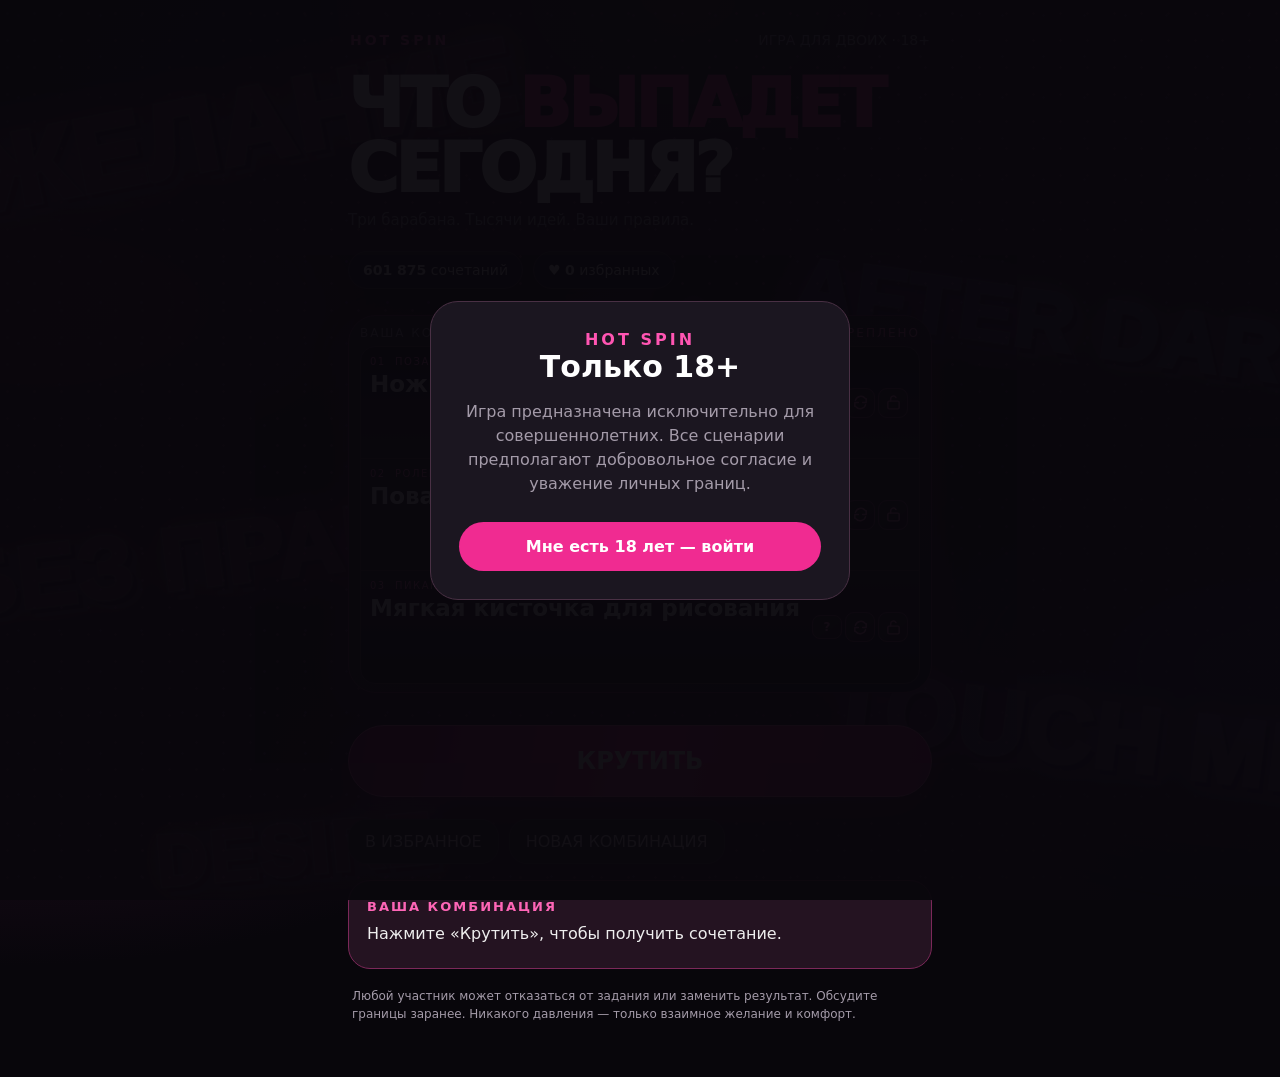
<file: hot-spin/index.html>
<!doctype html>
<html lang="ru">
<head>
<meta charset="utf-8"><meta name="viewport" content="width=device-width,initial-scale=1,viewport-fit=cover">
<meta name="theme-color" content="#09070c"><title>HOT SPIN 18+</title>
<script src="https://telegram.org/js/telegram-web-app.js"></script>
<style>
:root{color-scheme:dark;--bg:#09070c;--panel:#1a171f;--line:#39313d;--pink:#f02b91;--pink2:#a20b69;--muted:#a49ba9;--white:#fff}
*{box-sizing:border-box}body{margin:0;background:radial-gradient(ellipse at 80% 0%,#40102d 0,transparent 38%),radial-gradient(ellipse at 0% 60%,#250d22 0,transparent 35%),var(--bg);color:var(--white);font-family:system-ui,-apple-system,Segoe UI,sans-serif;min-height:100vh}
main{max-width:620px;margin:auto;padding:24px 18px calc(36px + env(safe-area-inset-bottom))}
.top{display:flex;justify-content:space-between;align-items:center;color:var(--muted);font-size:14px;margin:8px 2px 24px}.brand{font-weight:900;letter-spacing:3px;color:#ff55b2}
h1{font-size:clamp(42px,11vw,68px);line-height:.95;letter-spacing:-3px;margin:24px 0 10px;font-weight:950}.hot{color:#ff399f}.sub{color:var(--muted);font-size:15px;margin:0 0 22px}
.pills{display:flex;gap:10px;flex-wrap:wrap;margin:22px 0 26px}.pill{border:1px solid var(--line);border-radius:30px;padding:10px 14px;color:#eee;background:#151219;font-size:14px}
.card{background:linear-gradient(145deg,#211d26,#151219);border:1px solid #39323d;border-radius:28px;padding:21px 18px;margin:14px 0;box-shadow:0 12px 30px #0003}
.cardhead{display:flex;align-items:center;justify-content:space-between;gap:8px;color:#a99eac;font-size:12px;letter-spacing:2px;text-transform:uppercase}.tools{display:flex;gap:8px}.icon{width:46px;height:46px;border-radius:50%;border:1px solid #514755;background:#29232e;color:white;font-size:22px;cursor:pointer}.value{font-size:clamp(23px,6vw,30px);font-weight:750;min-height:74px;display:flex;align-items:center;padding-right:4px;line-height:1.15;overflow-wrap:anywhere}.value.spinning{filter:blur(1.5px);opacity:.65}
.single-drum{padding:10px 11px 8px;border-color:#6c2853;box-shadow:0 14px 40px #d3137820}
.reelValues{margin-top:6px;border-radius:15px;overflow:hidden;background:linear-gradient(180deg,#100d14,#28202b 48%,#100d14);border:1px solid #493345}
.reelRow{min-width:0;display:grid;grid-template-columns:minmax(0,1fr) 100px;grid-template-rows:14px 1fr;gap:2px 6px;padding:7px 9px;border-bottom:1px solid #493345;align-items:center;height:112px;min-height:112px}
.reelRow:last-child{border-bottom:0}
.reelLabel{grid-column:1;color:#ff69b9;font-size:10px;letter-spacing:1.5px;text-transform:uppercase}
.reelValue{grid-column:1;grid-row:2;font-size:clamp(17px,4.8vw,23px);font-weight:800;line-height:1.1;overflow-wrap:anywhere;word-break:normal;height:3.4em;min-height:0;max-height:none;display:block;overflow:visible;align-self:center}
.reelTools{grid-column:2;grid-row:1 / span 2;display:flex;flex-direction:row;flex-wrap:nowrap;justify-content:center;align-items:center;gap:3px;width:100px}
.reelTools button{display:grid;place-items:center;box-sizing:border-box;width:30px;height:30px;min-width:30px;min-height:30px;flex:0 0 30px;padding:0;border:1px solid #87406c;border-radius:9px;background:linear-gradient(145deg,#30202f,#17121b);color:#ff83c7;cursor:pointer}.reelTools button:active{transform:scale(.94);background:#54213f}.reelTools button svg{width:17px;height:17px;display:block;stroke:currentColor;fill:none;stroke-width:2;stroke-linecap:round;stroke-linejoin:round}.reelTools .poseHelp{font-size:17px;font-weight:900;line-height:1}
.reelTools .poseHelp{width:100%;height:24px;min-height:24px;border-radius:8px;font-size:12px}
.reelValue.rolling{animation:reelSpinDown .11s linear infinite;filter:blur(1.5px);opacity:.72}
.reelValue.settling{animation:none;filter:blur(0);opacity:1;transform:translateY(0);transition:transform 850ms cubic-bezier(.12,.78,.18,1),opacity 650ms ease,filter 650ms ease}
@keyframes reelSpinDown{0%{transform:translateY(-13px)}100%{transform:translateY(13px)}}
@media(prefers-reduced-motion:reduce){.reelValue.rolling{animation:none;filter:blur(1px)}}
button{font:inherit}.spin{width:100%;border:1px solid #ff64b8;border-radius:100px;padding:21px 16px;margin:18px 0 10px;background:linear-gradient(100deg,#9d0c68,#f02b91,#bd167b);color:white;font-weight:850;font-size:24px;box-shadow:0 12px 32px #d3137845;cursor:pointer}.spin:disabled{opacity:.65}.secondary{border:1px solid var(--line);background:#17131b;color:#f6eaf2;border-radius:18px;padding:12px 16px;cursor:pointer}.actions{display:flex;gap:10px;flex-wrap:wrap;margin-top:12px}.result{border:1px solid #7b2859;background:#241321;border-radius:22px;padding:18px;margin-top:16px}.result h2{font-size:13px;letter-spacing:2px;color:#ff66b7;margin:0 0 10px}.result p{margin:7px 0;color:#eee}.note{color:var(--muted);font-size:12px;line-height:1.5;margin:18px 4px}.locked{color:#ff69b9}.gate{position:fixed;inset:0;background:#09070cf5;z-index:5;display:grid;place-items:center;padding:24px}.gatebox{max-width:420px;text-align:center;background:#1b1620;border:1px solid #493044;border-radius:28px;padding:28px}.gate h2{font-size:30px;margin:0 0 8px}.gate p{color:var(--muted);line-height:1.5}.gate button{background:var(--pink);color:white;border:0;border-radius:30px;padding:15px 24px;font-weight:800;width:100%;margin-top:10px}.hidden{display:none!important}
@media(prefers-reduced-motion:no-preference){.spin{transition:none;transform:none}.spin:active{transform:none}.card{transition:border-color .2s}}

/* Erotic street-art ambient */
body{position:relative;overflow-x:hidden;background-color:#08060b}
.ambient{position:fixed;inset:0;z-index:0;overflow:hidden;pointer-events:none;isolation:isolate;background:radial-gradient(ellipse at 50% 110%,#68113f3d,transparent 56%),linear-gradient(135deg,#08060b 0%,#130914 48%,#09070c 100%)}
.ambient::before,.ambient::after{content:"";position:absolute;inset:-30%;pointer-events:none;will-change:transform}
.ambient::before{filter:blur(28px);background:radial-gradient(ellipse 28% 18% at 20% 40%,#f02b9133,transparent 75%),radial-gradient(ellipse 30% 20% at 82% 65%,#7e2be033,transparent 74%),radial-gradient(ellipse 23% 26% at 52% 18%,#f04c9b20,transparent 76%);animation:streetGlow 20s ease-in-out infinite alternate}
.ambient::after{opacity:.28;background-image:radial-gradient(#ff58b6 1px,transparent 1.5px),radial-gradient(#a84dff 1px,transparent 1.5px);background-size:27px 27px,41px 41px;background-position:0 0,13px 19px;mask-image:linear-gradient(135deg,transparent 5%,#000 45%,transparent 92%);animation:halftoneDrift 30s linear infinite}
.ambient span{position:absolute;display:block;white-space:nowrap;left:var(--x,50%);top:110%;animation:streetFloat var(--duration,25s) ease-in-out infinite;animation-delay:var(--delay,0s);will-change:transform,opacity}
.ambient .symbol{font-size:var(--size,34px);font-weight:900;color:#ff65b8;opacity:0;text-shadow:0 0 18px #f02b91a8,2px 2px 0 #32102d}
.ambient .word{font-size:var(--size,17px);font-weight:1000;letter-spacing:3px;color:#ff69bd;opacity:0;text-transform:uppercase;-webkit-text-stroke:.35px #ffd2e9;text-shadow:3px 3px 0 #74104d,0 0 18px #f02b91b0;transform:rotate(var(--rot,-8deg))}
.ambient .tag{font-family:Impact,Haettenschweiler,"Arial Narrow Bold",sans-serif;font-size:var(--size,26px);letter-spacing:1px;color:#c6a0ff;-webkit-text-stroke:1px #45134f;text-shadow:3px 3px 0 #f02b91,0 0 18px #b64cff;opacity:0}
.ambient .wall-tag{position:absolute;display:block;white-space:nowrap;pointer-events:none;font-family:Impact,Haettenschweiler,"Arial Narrow Bold",sans-serif;font-weight:1000;line-height:.9;letter-spacing:2px;font-size:clamp(42px,10vw,104px);color:#ff4eaa;-webkit-text-stroke:1.5px #ffc0df;text-shadow:5px 5px 0 #641044,9px 9px 0 #a52c78,0 0 28px #f02b91;opacity:.23;filter:drop-shadow(0 0 14px #d82c91);animation:graffitiPulse 9s ease-in-out infinite alternate}
.ambient .wall-one{top:9%;left:-2%;transform:rotate(-11deg)}
.ambient .wall-two{top:32%;right:-5%;font-size:clamp(38px,8vw,82px);color:#c69aff;-webkit-text-stroke:1px #f0d9ff;text-shadow:5px 5px 0 #43114e,9px 9px 0 #7925a0,0 0 28px #a84dff;transform:rotate(8deg);animation-delay:-3s}
.ambient .wall-three{top:57%;left:-4%;font-size:clamp(37px,8.5vw,88px);transform:rotate(-7deg);animation-delay:-5s}
.ambient .wall-four{top:77%;right:-4%;font-size:clamp(40px,9vw,92px);color:#d6aaff;-webkit-text-stroke:1px #f5dcff;text-shadow:5px 5px 0 #42104d,9px 9px 0 #8124a5,0 0 28px #a84dff;transform:rotate(7deg);animation-delay:-2s}
.ambient .wall-five{top:91%;left:12%;font-size:clamp(36px,7vw,72px);transform:rotate(-5deg);animation-delay:-7s}
@keyframes graffitiPulse{0%{opacity:.16;filter:drop-shadow(0 0 8px #d82c91)}100%{opacity:.3;filter:drop-shadow(0 0 22px #d82c91)}}
.ambient .dance-shadow{position:absolute;top:27%;left:50%;width:min(62vw,360px);height:440px;opacity:.13;filter:blur(1px);transform:translateX(-50%);background:radial-gradient(ellipse at 34% 12%,#ff73bd 0 5%,transparent 5.8%),radial-gradient(ellipse at 65% 18%,#b77aff 0 5%,transparent 5.8%),radial-gradient(ellipse at 39% 38%,#ff5aa8 0 12%,transparent 12.8%),radial-gradient(ellipse at 61% 43%,#a86bff 0 13%,transparent 13.8%),linear-gradient(115deg,transparent 28%,#ff5aa8 29% 38%,transparent 39%),linear-gradient(65deg,transparent 53%,#a86bff 54% 63%,transparent 64%);mask-image:radial-gradient(ellipse at center,#000 15%,transparent 72%);animation:closeDance 8s ease-in-out infinite alternate}
@keyframes streetGlow{0%{transform:translate3d(-3%,1%,0) scale(.94) rotate(-5deg)}100%{transform:translate3d(4%,2%,0) scale(1.07) rotate(7deg)}}
@keyframes halftoneDrift{from{transform:translate3d(0,0,0) rotate(0)}to{transform:translate3d(2%,-2%,0) rotate(8deg)}}
@keyframes closeDance{0%{transform:translateX(-50%) rotate(-3deg) scale(.96)}100%{transform:translateX(-50%) rotate(3deg) scale(1.04)}}
@keyframes streetFloat{0%{opacity:0;transform:translate3d(0,0,0) rotate(var(--rot,-8deg)) scale(.8)}14%{opacity:.17}52%{opacity:.2;transform:translate3d(var(--drift,22px),-58vh,0) rotate(calc(var(--rot,-8deg) + 8deg)) scale(1)}88%{opacity:.08}100%{opacity:0;transform:translate3d(calc(var(--drift,22px) * -1),-125vh,0) rotate(calc(var(--rot,-8deg) + 18deg)) scale(.9)}}
main{position:relative;z-index:1}
@media(prefers-reduced-motion:reduce){.ambient::before,.ambient::after,.ambient span,.ambient .dance-shadow,.ambient .wall-tag{animation:none}.ambient span{opacity:.025}.ambient .wall-tag{opacity:.2}}
.poseHelp{width:29px;height:29px;border-radius:50%;border:1px solid #b54b88;background:#32152a;color:#ff9bd0;font-size:15px;font-weight:900;line-height:1;cursor:pointer;align-self:center}.poseInfo{position:fixed;inset:0;z-index:8;background:#08060de8;display:grid;place-items:center;padding:22px}.poseInfoBox{width:min(100%,460px);max-height:80vh;overflow:auto;background:#211823;border:1px solid #a12b70;border-radius:22px;padding:22px;box-shadow:0 20px 60px #0009}.poseInfoBox h3{margin:0 34px 12px 0;color:#ff79c2;font-size:21px}.poseInfoBox p{color:#eee;line-height:1.55;margin:0 0 18px}.poseInfoBox button{border:1px solid #85436b;background:#35172b;color:#fff;border-radius:14px;padding:11px 18px}</style>
</head>
<body>
<div class="ambient" aria-hidden="true">
<span class="dance-shadow"></span>
<div class="wall-tag wall-one">ЖЕЛАНИЕ</div>
<div class="wall-tag wall-two">AFTER DARK</div>
<div class="wall-tag wall-three">БЕЗ ПРАВИЛ</div>
<div class="wall-tag wall-four">TOUCH ME</div>
<div class="wall-tag wall-five">DESIRE</div>
</div>

<div class="gate" id="ageGate"><div class="gatebox"><div class="brand">HOT SPIN</div><h2>Только 18+</h2><p>Игра предназначена исключительно для совершеннолетних. Все сценарии предполагают добровольное согласие и уважение личных границ.</p><button id="ageYes" type="button" onclick="document.getElementById('ageGate').style.display='none'" style="position:relative;z-index:20;pointer-events:auto;touch-action:manipulation;cursor:pointer">Мне есть 18 лет — войти</button></div></div>
<main>
<div class="top"><span class="brand">HOT SPIN</span><span>ИГРА ДЛЯ ДВОИХ · 18+</span></div>
<h1>ЧТО <span class="hot">ВЫПАДЕТ</span><br>СЕГОДНЯ?</h1><p class="sub">Три барабана. Тысячи идей. Ваши правила.</p>
<div class="pills"><span class="pill"><b id="total">601 875</b> сочетаний</span><span class="pill">♥ <b id="favCount">0</b> избранных</span></div>
<section id="drums"></section>
<button class="spin" id="spin">КРУТИТЬ</button>
<div class="actions"><button class="secondary" id="save">В ИЗБРАННОЕ</button><button class="secondary" id="again">НОВАЯ КОМБИНАЦИЯ</button></div>
<section class="result" aria-live="polite"><h2>ВАША КОМБИНАЦИЯ</h2><div id="summary"><p>Нажмите «Крутить», чтобы получить сочетание.</p></div></section>
<p class="note">Любой участник может отказаться от задания или заменить результат. Обсудите границы заранее. Никакого давления — только взаимное желание и комфорт.</p>
</main>
<script>
(()=>{
const tg=window.Telegram?.WebApp;try{tg?.ready();tg?.expand();}catch(e){}
const data={
"ПОЗА":[
"Самапада (Равновесие)",
"Утпхуллака (Раскрывающийся цветок)",
"Джумбхитака (Зевок)",
"Индрани (Поза царицы)",
"Сампутика (Шкатулка)",
"Пидитака (Сжатие)",
"Вештитака (Обвивающая)",
"Бадавака (Кобылица)",
"Паршвасампута (Боковое соединение)",
"Ложки (Тирьяк)",
"Ножницы (Картари)",
"Упавиштака (Наездница)",
"Бхрамарака (Пчела)",
"Преха (Качели)",
"Обратная наездница",
"Дхенука (Корова)",
"Гардхабха (Осел)",
"Вьягхра (Тигр)",
"Падмасана (Лотос)",
"Югмапада (Парные ноги)",
"Джанукурпара (Опора на стену)",
"Тривикрама (Шагающий)",
"Аваламбитака (Подвешенная)",
"Миссионерская с опорой на подушки",
"Миссионерская с согнутыми коленями",
"Лицом к лицу, ноги вытянуты",
"Лицом к лицу, ноги согнуты",
"Бок о бок, лицом друг к другу",
"Бок о бок, спиной к партнёру",
"Боковое соединение с переплетёнными ногами",
"Наездница с опорой на колени",
"Наездница с опорой на стопы",
"Наездница с наклоном вперёд",
"Наездница с наклоном назад",
"Наездница с поворотом корпуса",
"Обратная наездница с опорой на колени",
"Позиция сзади на четвереньках",
"Позиция сзади с опорой на локти",
"Позиция сзади лёжа на боку",
"Позиция сзади стоя у опоры",
"Поза сидя лицом к лицу",
"Лотос с опорой на подушки",
"Сидя на краю кровати",
"Сидя на устойчивом кресле",
"Стоя лицом к лицу у стены",
"Стоя с опорой на устойчивую поверхность",
"Стоя с одной ногой на невысокой опоре",
"Объятия сидя лицом друг к другу",
"Полулёжа с опорой на подушки",
"Поза с индивидуально выбранной опорой"
,
 "Поза лёжа на боку с опорой на подушку",
 "Полулёжа лицом друг к другу",
 "Сидя на кровати с опорой на спину",
 "Сидя на полу у стены",
 "Стоя лицом друг к другу в объятиях",
 "Стоя спиной к партнёру у стены",
 "На боку с одной ногой на подушке",
 "Лёжа поперёк кровати с опорой",
 "Сидя лицом к лицу на краю кровати",
 "Полусидя с опорой на изголовье",
 "Лёжа лицом друг к другу на боку",
 "Поза объятий сзади лёжа",
 "Поза объятий сидя на коленях",
 "Стоя у устойчивого комода с опорой",
 "Сидя на устойчивом кресле боком",
 "Лёжа с валиком под коленями",
 "Лёжа с подушкой под бёдрами",
 "На четвереньках с опорой на предплечья",
 "Сидя спиной к партнёру между его ног",
 "Стоя лицом к лицу с переплетёнными руками",
 "Полулёжа бок о бок",
 "Поза у края кровати с опорой на руки",
 "Сидя на полу лицом к лицу",
 "Лёжа на спине с ногами согнутыми и опорой",
 "Свободная поза с выбранной обоими опорой"
],
"РОЛЕВАЯ ИГРА":[
  "Незнакомцы в баре",
  "Незнакомцы в отеле",
  "Попутчики в купе",
  "Попутчики в самолёте",
  "Тайный поклонник",
  "Свидание вслепую",
  "Случайная встреча в лифте",
  "Знакомство на вечеринке",
  "Соседи, которые давно флиртуют",
  "Встреча после долгой разлуки",
  "Врач и пациент",
  "Учитель и ученик",
  "Репетитор и взрослый ученик",
  "Массажист и клиент",
  "Сантехник и хозяин дома",
  "Курьер и получатель заказа",
  "Горничная и постоялец",
  "Шеф и секретарь",
  "Босс и сотрудник на сверхурочной работе",
  "Полицейский и нарушитель",
  "Детектив и подозреваемый",
  "Господин и слуга",
  "Госпожа и слуга",
  "Капитан и помощник",
  "Тренер и взрослый ученик",
  "Вампир и гость замка",
  "Супергерой и злодей",
  "Пират и пленник",
  "Рыцарь и прекрасная дама",
  "Император и фаворитка",
  "Король и придворная",
  "Волшебник и ученица магии",
  "Охотник за сокровищами и проводник",
  "Путешественник во времени и проводник",
  "Киногерои на свидании",
  "Вор и хозяин дома",
  "Шпион и агент на допросе",
  "Секретные агенты под прикрытием",
  "Звезда и поклонник",
  "Фотограф и модель",
  "Режиссёр и актёр",
  "Певица и телохранитель",
  "Пилот и пассажир",
  "Бариста и постоянный гость",
  "Владелец галереи и посетитель",
  "Танцор и партнёр по репетиции",
  "Соперники, заключившие пари",
  "Организатор и гость закрытой вечеринки",
  "Анонимные собеседники по переписке",
  "Вы сами выбираете роли"
,
 "Актёр и режиссёр после репетиции",
 "Два незнакомца в ночном поезде",
 "Соседи по гостиничному номеру",
 "Владелец ресторана и критик",
 "Писатель и редактор",
 "Музыкант и поклонник после концерта",
 "Ведущий и гость ток-шоу",
 "Стилист и клиент на фотосессии",
 "Два конкурента на деловой встрече",
 "Сотрудники, задержавшиеся после корпоратива",
 "Экскурсовод и путешественник",
 "Повар и дегустатор",
 "Художник и натурщик",
 "Диджей и гость закрытого клуба",
 "Знаменитость и интервьюер",
 "Владелец книжного магазина и посетитель",
 "Соседи, встретившиеся на лестнице",
 "Два участника маскарада",
 "Партнёры по танцевальному мастер-классу",
 "Организатор и VIP-гость",
 "Путешественники в незнакомом городе",
 "Сценарист и актриса на пробах",
 "Фокусник и ассистент",
 "Соперники на дружеском соревновании",
 "Два тайных поклонника, раскрывших личности"
],
"ПИКАНТНЫЙ ЭЛЕМЕНТ":[
 "ПИКАНТНЫЙ ЭЛЕМЕНТ",
 "Большая подушка для опоры",
 "Маленькая декоративная подушка",
 "Подушка между коленями",
 "Подушка под поясницу",
 "Подушка для путешествий",
 "Мягкий валик",
 "Плед для уютной атмосферы",
 "Мягкое махровое полотенце",
 "Большое банное полотенце",
 "Мягкий коврик у кровати",
 "Шёлковая наволочка",
 "Мягкая простыня",
 "Мягкий халат",
 "Рубашка на пуговицах",
 "Футболка оверсайз",
 "Кардиган",
 "Мягкий свитер",
 "Длинные тёплые носки",
 "Мягкие домашние тапочки",
 "Галстук как элемент образа",
 "Широкий пояс от халата",
 "Шарф из мягкой ткани",
 "Шёлковый платок",
 "Атласная лента",
 "Декоративная лента для образа",
 "Маска для сна",
 "Мягкая повязка на глаза",
 "Перчатки из мягкой ткани",
 "Шапка или необычный головной убор",
 "Очки для создания образа",
 "Фартук для ролевого образа",
 "Украшение или бижутерия",
 "Бусы или длинное ожерелье",
 "Браслет",
 "Мягкое перо",
 "Косметическая кисть",
 "Большая мягкая кисть для макияжа",
 "Мягкий спонж",
 "Пуховка для пудры",
 "Мягкая кисточка для рисования",
 "Массажный ролик для лица",
 "Массажёр для головы",
 "Мягкая массажная щётка",
 "Массажный мячик",
 "Мягкий валик для массажа",
 "Мягкая мочалка",
 "Губка для тела",
 "Мягкая силиконовая щётка",
 "Тканевая повязка для волос",
 "Резинка для волос из ткани",
 "Расчёска с гладкими зубчиками",
 "Небольшой веер",
 "Бумажный веер",
 "Холодная ложка через ткань",
 "Тёплое полотенце комфортной температуры",
 "Лосьон для массажа, подходящий обоим",
 "Массажное масло для тела",
 "Крем для рук",
 "Бальзам для губ",
 "Парфюм для создания атмосферы",
 "Плейлист с любимой музыкой",
 "Колонка с музыкой",
 "Карточки с идеями для игры",
 "Записки с заданиями",
 "Конверт с секретным посланием",
 "Записка с комплиментом",
 "Игральные карты для выбора роли",
 "Кубик для случайного выбора задания",
 "Таймер для смены ролей",
 "Зеркало для создания образа",
 "Фото или открытка как сюжетная подсказка",
 "Тканевая сумка с реквизитом",
 "Косметичка с аксессуарами",
 "Мягкая игрушка как реквизит",
 "Ремень как часть костюма — не для фиксации",
 "Лёгкий шарф как часть костюма"
,
 "Две подушки разной высоты для опоры",
 "Свернутый плед как мягкий валик",
 "Мягкая подушка под колени",
 "Мягкая подушка под спину",
 "Шёлковый шарф как деталь образа",
 "Контрастная рубашка для смены образа",
 "Жилет или пиджак для ролевого костюма",
 "Бабочка или галстук для образа",
 "Мягкая шляпа или кепка",
 "Длинные перчатки как аксессуар",
 "Декоративная брошь",
 "Нарядный пояс как часть костюма",
 "Лёгкая накидка на плечи",
 "Мягкая повязка для волос",
 "Атласная наволочка для тактильного контраста",
 "Мягкий плед для уютной сцены",
 "Небольшой валик под поясницу",
 "Свернутое полотенце под колени",
 "Мягкая подкладка под локти",
 "Пушистые носки для домашнего образа",
 "Домашняя рубашка второго размера",
 "Нарядный шарф для смены образа",
 "Мягкая кисть для лёгких прикосновений",
 "Перышко для лёгких прикосновений",
 "Мягкий косметический спонж",
 "Пуховка для пудры",
 "Массажный ролик с гладкой поверхностью",
 "Мягкий массажный мяч",
 "Лосьон для массажа, подходящий обоим",
 "Ароматическая свеча в безопасном подсвечнике"
]};
const keys=Object.keys(data), state={}, root=document.getElementById('drums');
const poseDescriptions={"Самапада (Равновесие)":"Партнёрша лежит на спине, ноги вытянуты; партнёр располагается сверху. Классический вариант лицом к лицу с возможностью смотреть друг на друга и обниматься.","Утпхуллака (Раскрывающийся цветок)":"Партнёрша лежит на спине, сгибает колени и разводит бёдра настолько, насколько удобно. Положение можно менять с помощью подушки.","Джумбхитака (Зевок)":"Партнёрша лежит на спине, поднимает согнутые ноги и разводит колени. Партнёр поддерживает бёдра или голени; амплитуду выбирают без напряжения.","Индрани (Поза царицы)":"Партнёрша лежит на спине и подтягивает согнутые колени к груди. Партнёр располагается сверху с опорой на матрас. Не форсируйте сгибание бёдер.","Сампутика (Шкатулка)":"Партнёрша лежит на спине с соединёнными или близко расположенными ногами. Положение ног выбирают так, чтобы сохранялся комфорт.","Пидитака (Сжатие)":"Партнёрша обхватывает ногами бёдра партнёра или скрещивает голени. Положение помогает сохранять близкий контакт.","Вештитака (Обвивающая)":"Партнёрша лежит на спине и располагает одну ногу выше на бедре или плече партнёра, вторую оставляет согнутой или вытянутой. Выбирайте удобную амплитуду.","Бадавака (Кобылица)":"Партнёрша лежит на спине, обе ноги подняты и опираются на плечи партнёра. Вариант требует подвижности; при дискомфорте ноги опускают.","Паршвасампута (Боковое соединение)":"Оба партнёра лежат на боку лицом друг к другу, ноги могут быть слегка переплетены. Расслабленный вариант для неспешной близости.","Ложки (Тирьяк)":"Оба партнёра лежат на боку в одном направлении, один располагается позади другого. Можно подложить подушку между коленями.","Ножницы (Картари)":"Партнёры лежат на боку лицом друг к другу, тела расположены под небольшим углом, ноги перекрещены. Угол выбирают свободно.","Упавиштака (Наездница)":"Один партнёр лежит на спине, второй располагается сверху лицом к нему, опираясь на колени или стопы. Верхний партнёр регулирует положение и темп.","Бхрамарака (Пчела)":"Вариант позиции сверху лицом к партнёру: вместо вертикальных движений можно делать небольшие круговые движения тазом, если обоим удобно.","Преха (Качели)":"Партнёрша располагается сверху и слегка отклоняет корпус назад, опираясь руками на бёдра партнёра или матрас. Не перегружайте спину.","Обратная наездница":"Партнёр лежит на спине, партнёрша располагается сверху спиной к его лицу. Для устойчивости можно опираться на колени или стопы.","Дхенука (Корова)":"Партнёрша стоит на четвереньках, опираясь на ладони и колени; партнёр располагается сзади на коленях. Под колени можно положить мягкую подкладку.","Гардхабха (Осел)":"Партнёрша опускается на предплечья, сохраняя удобную опору под коленями; партнёр располагается сзади. Не нужно чрезмерно прогибать поясницу.","Вьягхра (Тигр)":"Партнёрша опирается на предплечья и колени, партнёр располагается сзади и наклоняется ближе для объятий.","Падмасана (Лотос)":"Партнёр сидит со скрещёнными ногами, второй садится к нему лицом на колени и обнимает. Под спину можно поставить подушки.","Югмапада (Парные ноги)":"Партнёры сидят лицом друг к другу, ноги вытянуты и расположены по сторонам. Можно опираться руками сзади и менять угол ног.","Джанукурпара (Опора на стену)":"Один партнёр стоит спиной к стене и при желании сгибает одну ногу, второй стоит напротив. Стена служит опорой для равновесия.","Тривикрама (Шагающий)":"Вариант стоя с поддержкой за бёдра. Используйте только если обоим хватает сил и есть надёжная опора; безопаснее оставить обе ноги на полу.","Аваламбитака (Подвешенная)":"Партнёрша опирается спиной о стену, партнёр поддерживает её под бёдра. Это сложный вариант: не переносите весь вес без уверенной подготовки.","Миссионерская с опорой на подушки":"Партнёрша лежит на спине, под поясницей или коленями подушка. Партнёр располагается сверху лицом к ней.","Миссионерская с согнутыми коленями":"Партнёрша лежит на спине с согнутыми коленями и стопами на поверхности. Партнёр располагается сверху; положение ног можно менять.","Лицом к лицу, ноги вытянуты":"Оба партнёра располагаются лицом друг к другу; ноги вытянуты вдоль кровати. Подходит для тесного контакта и объятий.","Лицом к лицу, ноги согнуты":"Партнёры лежат лицом друг к другу, колени слегка согнуты. Можно сблизить бёдра или подложить подушки.","Бок о бок, лицом друг к другу":"Оба лежат на боку, лицом друг к другу. Ноги свободно согнуты; удобно менять расстояние и положение.","Бок о бок, спиной к партнёру":"Оба лежат на боку в одном направлении. Положение можно дополнить подушкой между коленями.","Боковое соединение с переплетёнными ногами":"Партнёры лежат на боку лицом друг к другу и легко переплетают ноги. Не тяните и не фиксируйте ноги силой.","Наездница с опорой на колени":"Один партнёр лежит на спине, второй сверху лицом к нему и опирается на колени. Под колени можно положить мягкую подушку.","Наездница с опорой на стопы":"Партнёрша сверху лицом к партнёру, опирается на стопы или колени — как устойчивее. Можно держаться за руки для баланса.","Наездница с наклоном вперёд":"Партнёрша сверху лицом к партнёру и немного наклоняет корпус вперёд, опираясь руками на матрас или плечи.","Наездница с наклоном назад":"Партнёрша сверху лицом к партнёру и слегка отклоняет корпус назад, используя руки как дополнительную опору.","Наездница с поворотом корпуса":"Партнёрша сверху лицом к партнёру и мягко поворачивает корпус вправо или влево, сохраняя устойчивую опору.","Обратная наездница с опорой на колени":"Партнёрша сверху спиной к партнёру, опирается на колени. Руки можно поставить на бёдра партнёра или матрас.","Позиция сзади на четвереньках":"Партнёрша стоит на ладонях и коленях, партнёр располагается сзади. Под колени можно подложить полотенце или подушку.","Позиция сзади с опорой на локти":"Партнёрша опирается на предплечья и колени, партнёр располагается сзади. Поясницу держат в естественном положении.","Позиция сзади лёжа на боку":"Оба партнёра лежат на боку в одном направлении, один располагается позади другого. Это менее энергозатратный вариант.","Позиция сзади стоя у опоры":"Оба партнёра стоят; один слегка наклоняется вперёд и опирается руками на устойчивую поверхность. Поверхность не должна скользить.","Поза сидя лицом к лицу":"Партнёры сидят лицом друг к другу на кровати или устойчивой поверхности, сближаясь для объятий. Под спину можно положить подушки.","Лотос с опорой на подушки":"Один партнёр сидит со скрещёнными ногами, второй — лицом к нему на коленях. Подушки за спиной помогают сохранить удобную осанку.","Сидя на краю кровати":"Один партнёр сидит на краю устойчивой кровати, второй располагается лицом к нему. Поверхность не должна шататься.","Сидя на устойчивом кресле":"Один партнёр сидит в устойчивом кресле, второй располагается сверху лицом к нему или рядом. Кресло должно стоять на нескользком полу.","Стоя лицом к лицу у стены":"Партнёры стоят лицом друг к другу; один может опереться спиной о стену. Стена помогает сохранять равновесие.","Стоя с опорой на устойчивую поверхность":"Один партнёр стоит и опирается руками на устойчивый стол или комод. Не используйте хрупкую или шаткую мебель.","Стоя с одной ногой на невысокой опоре":"Один партнёр стоит, поставив одну ногу на невысокую устойчивую подставку. Высота должна быть комфортной, без растяжения.","Объятия сидя лицом друг к другу":"Партнёры сидят лицом к лицу, обнимаются и выбирают удобное положение ног. Можно опереться спиной о стену.","Полулёжа с опорой на подушки":"Один или оба партнёра располагаются полулёжа, опираясь на несколько подушек. Угол подбирают так, чтобы не напрягать шею и поясницу.","Поза с индивидуально выбранной опорой":"Выберите удобное положение и добавьте подушки, валик или устойчивую опору. Главное — комфорт, равновесие и возможность свободно сменить позу."};
function showPoseInfo(name){const layer=document.createElement('div');layer.className='poseInfo';layer.innerHTML='<div class="poseInfoBox" role="dialog" aria-modal="true"><h3></h3><p></p><button type="button">Понятно</button></div>';layer.querySelector('h3').textContent=name;layer.querySelector('p').textContent=poseDescriptions[name]||'Выберите комфортное положение и устойчивую опору. Не допускайте боли или чрезмерного напряжения.';const close=()=>layer.remove();layer.addEventListener('click',e=>{if(e.target===layer)close()});layer.querySelector('button').addEventListener('click',close);document.addEventListener('keydown',function esc(e){if(e.key==='Escape'){close();document.removeEventListener('keydown',esc)}});document.body.appendChild(layer);layer.querySelector('button').focus();}
const roleDescriptions={"Незнакомцы в баре":"Вы встречаетесь в баре как незнакомцы: начинаете разговор, обмениваетесь взглядами и будто знакомитесь впервые.","Незнакомцы в отеле":"Один играет гостя отеля, другой — незнакомца, с которым случайно пересеклись в холле или баре.","Попутчики в купе":"Вы изображаете попутчиков в купе: разговор в дороге постепенно превращается в личное знакомство.","Попутчики в самолёте":"Сыграйте случайных соседей по креслам в самолёте, которые разговорились во время долгого перелёта.","Тайный поклонник":"Один оставляет другому загадочные записки или сообщения с подсказками о месте встречи и образе.","Свидание вслепую":"Один из вас приходит на встречу, не зная, кто будет его спутником. Начните знакомство с нуля.","Случайная встреча в лифте":"Вы случайно оказываетесь вдвоём в лифте и начинаете разговор, будто видите друг друга впервые.","Знакомство на вечеринке":"Один — гость вечеринки, второй — человек, который первым решается подойти и завязать знакомство.","Соседи, которые давно флиртуют":"Вы играете соседей, которые давно замечают друг друга и наконец решаются заговорить.","Встреча после долгой разлуки":"Представьте, что вы встретились после долгой разлуки и заново узнаёте друг друга.","Врач и пациент":"Один играет врача, другой — взрослого пациента. Сюжет строится на условном приёме и заранее согласованных границах.","Учитель и ученик":"Один — учитель, другой — взрослый ученик. Можно разыграть урок, проверку знаний и шуточные задания.","Репетитор и взрослый ученик":"Один проводит индивидуальное занятие, второй пришёл освоить новый навык. Добавьте небольшое игровое задание.","Массажист и клиент":"Один играет массажиста, другой — клиента. Начните с расслабляющего спа-сценария и спокойной атмосферы.","Сантехник и хозяин дома":"Один изображает специалиста, пришедшего починить что-то дома, второй — хозяина, который встречает его.","Курьер и получатель заказа":"Один доставляет заказ, другой открывает дверь. Придумайте неожиданный повод задержаться и поговорить.","Горничная и постоялец":"Один — постоялец, другой — сотрудник отеля. Разыграйте необычное обслуживание номера или случайную встречу.","Шеф и секретарь":"Один — строгий руководитель, другой — секретарь. Сюжет строится вокруг важного поручения и приватного разговора.","Босс и сотрудник на сверхурочной работе":"Разыграйте поздний рабочий вечер: руководитель и сотрудник вместе заканчивают необычно важный проект.","Полицейский и нарушитель":"Один — полицейский, другой — нарушитель. Это постановочная игра: никаких настоящих задержаний или принуждения.","Детектив и подозреваемый":"Один — детектив, другой — подозреваемый. Проведите шуточный допрос с вымышленной загадкой.","Господин и слуга":"Один задаёт правила игры, другой добровольно соглашается выполнять заранее оговорённые просьбы. Стоп-слово действует всегда.","Госпожа и слуга":"Поменяйтесь ведущей и ведомой ролями: один предлагает задания, второй выбирает, что ему подходит.","Капитан и помощник":"Один — капитан, другой — помощник. Вместе решите вымышленную задачу во время необычного путешествия.","Тренер и взрослый ученик":"Один — тренер, другой — взрослый ученик. Придумайте серию простых заданий и систему поощрений.","Вампир и гость замка":"Один играет вампира, другой — загадочного гостя замка. Создайте атмосферу свечами, музыкой и театральными репликами.","Супергерой и злодей":"Один — супергерой, другой — злодей. Придумайте конфликт, тайну и эффектное перемирие.","Пират и пленник":"Один — пират, другой — пленник или пленница. Все действия только постановочные и заранее согласованные.","Рыцарь и прекрасная дама":"Один — рыцарь, другой — знатная персона. Добавьте старинные обращения, музыку и небольшой сюжет спасения.","Император и фаворитка":"Один — правитель, другой — приближённый персонаж. Разыграйте дворцовый приём с условными правилами и тайной.","Король и придворная":"Вы — король и придворная персона. Придумайте церемонию, поручение или секретную аудиенцию.","Волшебник и ученица магии":"Один — волшебник, другой — взрослый ученик. Магические задания и вымышленные заклинания задают настроение.","Охотник за сокровищами и проводник":"Один ищет сокровище, второй знает дорогу. Вместе разыграйте приключение с подсказками и картой.","Путешественник во времени и проводник":"Один прибыл из другого времени, второй помогает освоиться в новой эпохе. Придумайте легенду встречи.","Киногерои на свидании":"Выберите образы любимых киногероев или придумайте собственных персонажей и сыграйте сцену знакомства.","Вор и хозяин дома":"Один — вор, другой — хозяин дома. Это вымышленная комедийная сцена без реального проникновения или угроз.","Шпион и агент на допросе":"Один — агент, другой — шпион. Разыграйте допрос с выдуманным секретом и правом остановить игру в любой момент.","Секретные агенты под прикрытием":"Вы оба работаете под прикрытием и встречаетесь для обмена секретной информацией. Придумайте кодовую фразу.","Звезда и поклонник":"Один — известная звезда, другой — поклонник. Сыграйте случайную встречу после выступления.","Фотограф и модель":"Один — фотограф, другой — модель. Начните с постановочной фотосессии и заранее обсудите комфортные границы.","Режиссёр и актёр":"Один — режиссёр, другой — актёр. Репетируйте сцену, меняя интонации и предлагая неожиданные дубли.","Певица и телохранитель":"Один — певица или певец, другой — телохранитель. Разыграйте подготовку к важному выходу на сцену.","Пилот и пассажир":"Один — пилот, другой — пассажир. Создайте историю необычного рейса и знакомства на борту.","Бариста и постоянный гость":"Один — бариста, другой — постоянный посетитель. Придумайте фирменный заказ и повод для личного разговора.","Владелец галереи и посетитель":"Один — владелец галереи, другой — посетитель. Обсудите загадочную картину и придумайте её историю.","Танцор и партнёр по репетиции":"Один — преподаватель танцев, другой — партнёр на репетиции. Выберите музыку и разучите несколько движений.","Соперники, заключившие пари":"Вы давно соперничаете и заключили шуточное пари. Проигравший выполняет заранее согласованное желание победителя.","Организатор и гость закрытой вечеринки":"Один организует закрытую вечеринку, другой — особый гость. Придумайте правила входа и секретный пароль.","Анонимные собеседники по переписке":"Вы общаетесь анонимно и назначаете встречу, не раскрывая свои роли до самого знакомства.","Вы сами выбираете роли":"Придумайте любые два образа, место действия и первую реплику. Меняться ролями можно в любой момент."};
function showRoleInfo(name){const layer=document.createElement("div");layer.className="poseInfo";layer.innerHTML='<div class="poseInfoBox" role="dialog" aria-modal="true"><h3></h3><p></p><button type="button">Понятно</button></div>';layer.querySelector("h3").textContent=name;layer.querySelector("p").textContent=roleDescriptions[name]||"Заранее обсудите сценарий и границы, а играть можно только по взаимному согласию.";const close=()=>layer.remove();layer.addEventListener("click",e=>{if(e.target===layer)close()});layer.querySelector("button").addEventListener("click",close);document.addEventListener("keydown",function esc(e){if(e.key==="Escape"){close();document.removeEventListener("keydown",esc)}});document.body.appendChild(layer);layer.querySelector("button").focus();}
keys.forEach((k,i)=>state[k]={value:data[k][Math.floor(Math.random()*data[k].length)],locked:false});
function render(){root.innerHTML='';const c=document.createElement('article');c.className='card single-drum';c.innerHTML='<div class="cardhead"><span>ВАША КОМБИНАЦИЯ · 3 СЕКТОРА</span><span class="locked">'+keys.filter(k=>state[k].locked).length+' / 3 закреплено</span></div><div class="reelValues">'+keys.map((k,i)=>'<div class="reelRow"><div class="reelLabel">0'+(i+1)+' &nbsp;'+k+'</div><div class="reelValue" data-key="'+k+'">'+state[k].value+'</div><div class="reelTools"><button class="poseHelp" data-key="'+k+'" aria-label="Описание" title="Описание">?</button><button class="reroll" data-key="'+k+'" aria-label="Крутить барабан" title="Крутить"><svg viewBox="0 0 24 24" aria-hidden="true"><path d="M20 7v5h-5"/><path d="M4.8 9A8 8 0 0 1 18.5 6L20 7M4 17v-5h5"/><path d="M19.2 15A8 8 0 0 1 5.5 18L4 17"/></svg></button><button class="lock" data-key="'+k+'" aria-label="'+(state[k].locked?'Открыть барабан':'Зафиксировать барабан')+'" title="'+(state[k].locked?'Открыть':'Зафиксировать')+'"><svg viewBox="0 0 24 24" aria-hidden="true">'+(state[k].locked?'<rect x="4" y="10" width="16" height="11" rx="2"/><path d="M8 10V7a4 4 0 0 1 8 0v3"/>':'<rect x="4" y="10" width="16" height="11" rx="2"/><path d="M8 10V7a4 4 0 0 1 7.5-2"/>')+'</svg></button></div></div>').join('')+'</div>';c.querySelectorAll('.poseHelp').forEach(btn=>btn.addEventListener('click',()=>{const k=btn.dataset.key;const value=state[k].value;if(k==='ПОЗА')showPoseInfo(value);else if(k==='РОЛЕВАЯ ИГРА')showRoleInfo(value);else showElementInfo(value);}));c.querySelectorAll('.reroll').forEach(btn=>btn.addEventListener('click',()=>{const k=btn.dataset.key;if(!state[k].locked){state[k].value=pick(k);render();showSummary();}}));c.querySelectorAll('.lock').forEach(btn=>btn.addEventListener('click',()=>{const k=btn.dataset.key;state[k].locked=!state[k].locked;render();}));root.appendChild(c);if(root.classList.contains('rolling'))root.querySelector('.reelValues')?.classList.add('rolling');}
render(); // Отрисовываем барабаны сразу, не дожидаясь подключения остальных обработчиков.
function showElementInfo(name){const layer=document.createElement('div');layer.className='poseInfo';layer.innerHTML='<div class="poseInfoBox" role="dialog" aria-modal="true"><h3></h3><p></p><button type="button">Понятно</button></div>';layer.querySelector('h3').textContent=name;layer.querySelector('p').textContent='Обсудите этот элемент заранее и используйте только по взаимному согласию. Учитывайте комфорт, индивидуальную чувствительность и безопасность. Любой участник может остановить игру в любой момент.';const close=()=>layer.remove();layer.addEventListener('click',e=>{if(e.target===layer)close()});layer.querySelector('button').addEventListener('click',close);document.addEventListener('keydown',function esc(e){if(e.key==='Escape'){close();document.removeEventListener('keydown',esc)}});document.body.appendChild(layer);layer.querySelector('button').focus();}
function pick(k){const a=data[k];return a[Math.floor(Math.random()*a.length)];}
function showSummary(){document.getElementById('summary').innerHTML=keys.map(k=>'<p><b>'+k+':</b> '+state[k].value+'</p>').join('');}
function spin(){const btn=document.getElementById('spin');if(btn.disabled)return;btn.disabled=true;const jobs=[];keys.forEach((k,i)=>{const el=root.querySelector('.reelValue[data-key="'+k+'"]');if(!el||state[k].locked)return;el.classList.remove('settling');el.classList.add('rolling');const duration=1900+i*650;const interval=setInterval(()=>{state[k].value=pick(k);el.textContent=state[k].value;},75);setTimeout(()=>{clearInterval(interval);state[k].value=pick(k);el.textContent=state[k].value;el.classList.remove('rolling');el.classList.add('settling');},duration);jobs.push(duration);});const total=Math.max(0,...jobs);setTimeout(()=>{btn.disabled=false;showSummary();},total+900);}
document.getElementById('spin').addEventListener('click',spin);
document.getElementById('again').addEventListener('click',()=>{keys.forEach(k=>{if(!state[k].locked)state[k].value=pick(k)});render();showSummary();});
const favKey='hotspin_favs_v1';let favs=[];try{favs=JSON.parse(localStorage.getItem(favKey)||'[]')}catch(e){}
function count(){document.getElementById('favCount').textContent=favs.length}
document.getElementById('save').addEventListener('click',()=>{const item=keys.map(k=>state[k].value).join(' | ');if(!favs.includes(item))favs.push(item);try{localStorage.setItem(favKey,JSON.stringify(favs));}catch(e){}count();document.getElementById('save').textContent='СОХРАНЕНО';});
const ageButton=document.getElementById('ageYes');const enterAgeGate=()=>{const gate=document.getElementById('ageGate');if(!gate||gate.dataset.accepted==='1')return;gate.dataset.accepted='1';gate.classList.add('hidden');gate.style.display='none';try{sessionStorage.setItem('hotspin_age_ok','1')}catch(e){}};ageButton.onclick=enterAgeGate;ageButton.addEventListener('click',enterAgeGate);ageButton.addEventListener('pointerup',enterAgeGate,{passive:true});
try{if(sessionStorage.getItem('hotspin_age_ok')==='1')document.getElementById('ageGate').classList.add('hidden')}catch(e){}
count();render();
})();
</script>
</body></html>
</file>
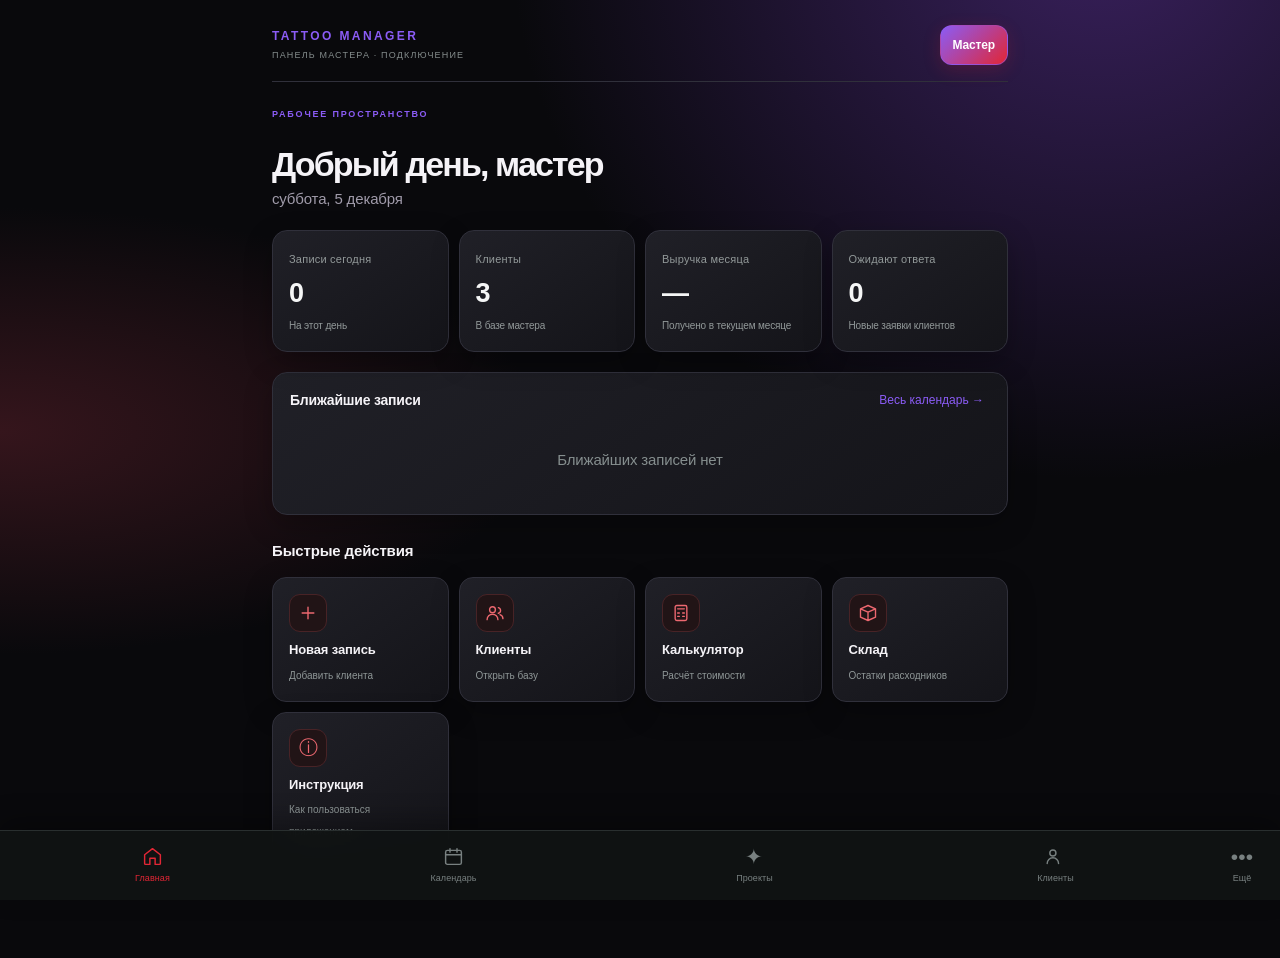
<file: tattoo-manager-v2/index.html>
<!doctype html>
<html lang="ru">
<head>
<meta charset="utf-8"><meta name="tm-version" content="116">
<meta name="viewport" content="width=device-width,initial-scale=1,viewport-fit=cover">
<meta name="theme-color" content="#09090c"><title>TATTOO MANAGER</title>
<script src="https://telegram.org/js/telegram-web-app.js"></script>
<style>
:root{color-scheme:dark;--bg:#0b0b10;--panel:#15151e;--panel2:#1b1a25;--muted:#9996a8;--line:#2b2937;--accent:#a855f7;--pink:#d946ef;--green:#4ade80;--yellow:#facc15;--red:#fb7185}
*{box-sizing:border-box}body{margin:0;background:radial-gradient(ellipse at 80% 0%,#301344 0,transparent 36%),var(--bg);color:#f7f4fb;font:15px system-ui,-apple-system,Segoe UI,sans-serif}button,input,select,textarea{font:inherit}button{cursor:pointer;color:inherit}
.app{max-width:760px;margin:auto;padding:calc(14px + env(safe-area-inset-top)) 15px calc(88px + env(safe-area-inset-bottom))}
.top{display:flex;align-items:center;justify-content:space-between;margin-bottom:20px}.brand{font-weight:900;letter-spacing:.13em;font-size:13px;color:#d8b4fe}.brand small{display:block;font-weight:500;letter-spacing:.04em;color:var(--muted);margin-top:3px}.avatar{width:40px;height:40px;border-radius:13px;background:linear-gradient(135deg,#9333ea,#c026d3);display:grid;place-items:center;font-weight:900}
h1{font-size:28px;letter-spacing:-.04em;margin:0 0 5px}.muted{color:var(--muted)}.eyebrow{color:#c084fc;text-transform:uppercase;letter-spacing:.16em;font-size:10px;font-weight:800}.headrow{display:flex;justify-content:space-between;align-items:end;margin:22px 0 14px}.date{font-size:12px;color:var(--muted)}
.stats{display:grid;grid-template-columns:repeat(2,1fr);gap:10px;margin:18px 0}.stat,.panel,.tile{background:linear-gradient(145deg,#1b1a25,#12121a);border:1px solid var(--line);border-radius:17px}.stat{padding:15px}.stat label{font-size:12px;color:var(--muted)}.stat strong{display:block;font-size:26px;margin-top:6px}.stat em{font-style:normal;font-size:11px;color:var(--green)}
.panel{padding:16px;margin:12px 0}.panelhead{display:flex;justify-content:space-between;align-items:center;margin-bottom:12px}.panelhead b{font-size:15px}.link{border:0;background:none;color:#d8b4fe;font-size:12px}.appointment{display:flex;gap:12px;padding:12px 0;border-top:1px solid var(--line)}.appointment:first-of-type{border-top:0}.time{font-weight:800;color:#d8b4fe;min-width:48px}.apptmain{flex:1}.apptmain b{display:block}.apptmain small{color:var(--muted)}.tag{font-size:10px;border-radius:20px;padding:4px 8px;background:#30213d;color:#e9d5ff;white-space:nowrap;height:max-content}.tag.green{background:#123322;color:#86efac}.tag.yellow{background:#392f13;color:#fde68a}
.quick{display:grid;grid-template-columns:repeat(2,1fr);gap:10px}.tile{padding:15px;text-align:left;border-radius:15px;min-height:94px;cursor:pointer;position:relative;z-index:1;pointer-events:auto}.tile span{font-size:20px}.tile b{display:block;margin:9px 0 3px}.tile small{color:var(--muted)}
.nav{position:fixed;z-index:5;bottom:0;left:0;right:0;background:#101017ed;backdrop-filter:blur(18px);border-top:1px solid var(--line);padding:10px 12px calc(10px + env(safe-area-inset-bottom));display:flex;align-items:center;justify-content:space-around;gap:8px;min-height:68px}.nav button{border:0;background:none;color:#8f8b9d;font-size:10px;display:flex;flex-direction:column;align-items:center;justify-content:center;gap:5px;min-width:0;flex:1;padding:5px 3px;white-space:nowrap}.nav button .icon{font-size:21px;line-height:1.1}.nav button.active{color:#d8b4fe}.nav .more-toggle{max-width:64px}.nav-extra{position:absolute;bottom:calc(100% + 8px);right:12px;display:flex;gap:8px;padding:10px;background:#171520f5;border:1px solid var(--line);border-radius:16px;box-shadow:0 12px 35px #0009;backdrop-filter:blur(18px)}.nav-extra[hidden]{display:none}.nav-extra button{min-width:76px;flex:0 0 auto}.nav-extra button.active{color:#d8b4fe}
.primary{border:0;border-radius:13px;padding:13px 16px;background:linear-gradient(100deg,#9333ea,#c026d3);font-weight:800;color:white}.secondary{border:1px solid var(--line);background:#201d2a;border-radius:12px;padding:11px 14px}.field{width:100%;background:#0e0e15;border:1px solid var(--line);border-radius:11px;padding:12px;color:white;margin:6px 0 12px}.formgrid{display:grid;grid-template-columns:1fr 1fr;gap:8px}.row{display:flex;gap:8px;align-items:center}.row>*{flex:1}.listitem{padding:13px 0;border-top:1px solid var(--line);display:flex;justify-content:space-between;gap:10px}.listitem:first-child{border-top:0}.empty{padding:24px 10px;text-align:center;color:var(--muted)}.week{display:grid;grid-template-columns:repeat(7,1fr);gap:5px}.day{padding:9px 2px;text-align:center;border:1px solid var(--line);border-radius:11px;color:var(--muted);font-size:11px}.day b{display:block;color:white;font-size:15px;margin-top:5px}.day.sel{background:#482166;border-color:#a855f7;color:#e9d5ff}.bar{height:7px;background:#292735;border-radius:10px;overflow:hidden;margin-top:8px}.bar i{display:block;height:100%;background:linear-gradient(90deg,#9333ea,#d946ef);border-radius:10px}
.toast{position:fixed;bottom:88px;left:50%;transform:translateX(-50%);background:#292238;border:1px solid #6b3d8a;padding:10px 15px;border-radius:12px;display:none;z-index:10;font-size:13px;max-width:90%}
@media(min-width:600px){.stats{grid-template-columns:repeat(4,1fr)}.quick{grid-template-columns:repeat(4,1fr)}}

/* TATTOO MANAGER · BLACK / RED DESIGN SYSTEM */
:root{color-scheme:dark;--bg:#090909;--panel:#141414;--panel2:#1c1c1c;--muted:#929292;--line:#292929;--accent:#e0202b;--accent2:#a90f1b;--green:#65c58a;--yellow:#e8bd58;--red:#e0202b}
html{background:var(--bg);scroll-behavior:smooth}
body{background:var(--bg);color:#f5f5f5;font-family:Inter,system-ui,-apple-system,"Segoe UI",sans-serif;line-height:1.45}
.app{max-width:780px;padding:calc(16px + env(safe-area-inset-top)) 16px calc(100px + env(safe-area-inset-bottom))}
.top{padding:5px 0 16px;margin-bottom:20px;border-bottom:1px solid var(--line)}
.brand{color:#f5f5f5;font-size:14px;letter-spacing:.17em}
.brand small{color:var(--muted);font-size:9px;letter-spacing:.15em}
.avatar{width:42px;height:42px;border-radius:12px;background:var(--accent);color:#fff;box-shadow:0 5px 18px #e0202b30}
h1{font-size:clamp(26px,6vw,34px);font-weight:800;letter-spacing:-.045em}
.eyebrow{color:var(--accent);font-size:10px;letter-spacing:.18em}
.muted,.date{color:var(--muted)}
.headrow{margin:22px 0 14px}
.stats{gap:9px;margin:18px 0}
.stat,.panel,.tile{background:var(--panel);border:1px solid var(--line);border-radius:13px;box-shadow:0 8px 24px #0003}
.stat{padding:15px}.stat strong{font-size:25px;color:#f5f5f5}
.stat em{color:var(--green)}
.panel{padding:16px;margin:12px 0}
.panelhead{gap:10px}.panelhead b{font-size:15px}
.appointment,.listitem{border-color:var(--line)}
.time{color:var(--accent)}
.tag{background:#2a1718;color:#ffb7bb;border:1px solid #512326;border-radius:7px}
.tag.green{background:#14251a;color:#8fe0a9;border-color:#254b31}
.tag.yellow{background:#2b2414;color:#f0d28a;border-color:#4d3e1e}
.quick{gap:9px}.tile{padding:15px;text-align:left;min-height:94px;transition:border-color .18s,transform .18s}
.tile:active{transform:scale(.985)}.tile span{color:var(--accent)}.tile b{font-size:14px}
.primary{background:var(--accent);color:#fff;border:1px solid var(--accent);border-radius:10px;padding:12px 15px;font-weight:750;box-shadow:0 5px 16px #e0202b20}
.primary:active{background:var(--accent2)}
.secondary{background:#1c1c1c;border:1px solid #383838;border-radius:10px;padding:10px 13px}
.field{background:#101010;border:1px solid #343434;border-radius:10px;color:#f5f5f5;padding:13px;outline:none}
.field:focus{border-color:var(--accent);box-shadow:0 0 0 2px #e0202b20}
select,textarea,input{accent-color:var(--accent)}
.nav{background:#101010f2;border-color:var(--line);backdrop-filter:blur(18px);padding:9px 5px calc(9px + env(safe-area-inset-bottom))}
.nav button{color:#858585;min-width:52px;font-size:10px}.nav button span{font-size:19px}.nav button.active{color:var(--accent)}
.empty{color:var(--muted);padding:26px 12px}
.bar{background:#292929}.bar i{background:var(--accent)}
.toast{background:#1c1c1c;border:1px solid #5b2529;color:#fff;border-radius:10px;box-shadow:0 10px 30px #0008}
@media(max-width:380px){.app{padding-left:12px;padding-right:12px}.nav button{min-width:44px;font-size:9px}.nav button span{font-size:18px}.stat{padding:12px}.stat strong{font-size:22px}}
@media(min-width:600px){.app{padding-left:22px;padding-right:22px}}


/* TATTOO MANAGER · PREMIUM GRAPHITE / CRIMSON SYSTEM */
:root{
 --bg:#080909;--panel:#121414;--panel2:#191c1c;--line:#282d2d;
 --text:#f3f4f4;--muted:#929999;--accent:#df2632;--accent2:#b91f29;
 --pink:#df2632;--violet:#b91f29;--green:#72c995;--yellow:#e58b58;--red:#df2632;
 color-scheme:dark
}
html{background:var(--bg);scroll-behavior:smooth}
body{background:var(--bg)!important;color:var(--text);font-family:Inter,-apple-system,BlinkMacSystemFont,"Segoe UI",sans-serif;letter-spacing:-.01em}
.app{max-width:780px;padding-top:calc(20px + env(safe-area-inset-top));padding-bottom:calc(100px + env(safe-area-inset-bottom))}
.top{margin-bottom:26px}
.brand{color:#f1f2f2;font-size:12px;letter-spacing:.2em;font-weight:850}
.brand small{color:#858d8d;letter-spacing:.13em;font-size:9px}
.avatar{background:#242929!important;border:1px solid #343b3b;color:#f4f5f5;border-radius:14px}
h1{font-size:clamp(27px,6vw,34px);font-weight:780;letter-spacing:-.055em;line-height:1.08}
.eyebrow{color:#e0444d;letter-spacing:.2em;font-size:9px}
.muted,.date{color:var(--muted)}
.headrow{margin:25px 0 15px}
.stats{gap:10px;margin:20px 0}
.stat,.panel,.tile{background:var(--panel);border:1px solid var(--line);border-radius:15px;box-shadow:0 10px 28px #0004}
.stat{padding:16px;min-height:100px}
.stat label{color:#929999;font-size:11px;letter-spacing:.02em}
.stat strong{font-size:27px;font-weight:760;letter-spacing:-.04em;color:#f5f6f6}
.stat em{font-size:10px;color:#929999}
.panel{padding:17px;margin:13px 0}
.panelhead{margin-bottom:13px}
.panelhead b{font-size:14px;font-weight:720;letter-spacing:-.015em}
.appointment,.listitem{border-color:#252a2a}
.appointment{display:grid;grid-template-columns:48px minmax(0,1fr);column-gap:13px;row-gap:8px;padding:14px 0;align-items:start}
.apptmain{min-width:0;width:100%}
.appointment{grid-template-columns:48px minmax(0,1fr) auto;column-gap:13px;row-gap:0}.appointment>.tag{grid-column:3;grid-row:1;align-self:start;justify-self:end;display:inline-block;width:max-content;max-width:100%;margin:0;white-space:normal;overflow-wrap:anywhere;word-break:break-word;box-sizing:border-box}.apptmain{grid-column:2;grid-row:1}.apptmain>.row{flex-wrap:wrap}.appointment-actions{display:grid!important;grid-template-columns:repeat(2,minmax(0,1fr));gap:8px;width:100%;min-width:0}.appointment-actions button{display:block;width:100%;min-width:0;flex:initial!important;margin:0;padding:9px 6px;white-space:nowrap;font-size:11px}
.time{color:#f06a71;font-size:13px;font-variant-numeric:tabular-nums}
.apptmain b,.listitem b{font-weight:680;font-size:13px}
.apptmain small{font-size:11px;line-height:1.5;color:#929999}
.tag{background:#2a1719;color:#f19aa0;border:1px solid #51272b;border-radius:7px;font-size:9px;letter-spacing:.02em}
.tag.green{background:#14231a;color:#83d5a1;border-color:#284b35}
.tag.yellow{background:#281b17;color:#e58b58;border-color:#4a3028}
.quick{gap:10px}
.tile{padding:16px;min-height:102px;border-radius:14px;transition:background .18s,border-color .18s,transform .18s}
.tile:active{transform:scale(.985);background:#1a1e1e}
.tile span{color:var(--accent);font-size:19px}
.tile b{font-size:13px;font-weight:700;letter-spacing:-.01em}
.tile small{font-size:10px;color:#8e9696}
.primary{background:var(--accent);border:1px solid var(--accent);border-radius:10px;color:#fff;padding:12px 16px;font-size:13px;font-weight:720;box-shadow:0 5px 16px #df26321c;transition:background .18s,transform .18s}
.primary:active{background:var(--accent2);transform:translateY(1px)}
.secondary{background:#1a1d1d;border:1px solid #343a3a;border-radius:10px;padding:10px 13px;color:#e8eaea;font-size:12px}
.link{color:#ef626a}
.field{background:#101212;border:1px solid #303636;border-radius:10px;color:#f3f4f4;padding:13px;font-size:13px}
.field::placeholder{color:#687070}
.field:focus{border-color:#a9363d;box-shadow:0 0 0 3px #df26321c}
.nav{background:#101313f5;border-color:#292f2f;box-shadow:0 -8px 28px #0005;padding:10px 6px calc(10px + env(safe-area-inset-bottom))}
.nav button{color:#788080;font-size:9px;letter-spacing:.01em;min-width:52px}
.nav button span{font-size:18px}
.nav button.active{color:#f05b64}
.empty{color:#858e8e}
.bar{background:#292f2f}.bar i{background:var(--accent)}
.toast{background:#191d1d;border:1px solid #583035;color:#f5f5f5;border-radius:11px;box-shadow:0 12px 32px #0009}
button:focus-visible,input:focus-visible,select:focus-visible,textarea:focus-visible{outline:2px solid #df2632;outline-offset:2px}
@media(max-width:380px){.app{padding-left:12px;padding-right:12px}.nav button{min-width:43px;font-size:9px}.stat{padding:13px}.stat strong{font-size:23px}}
@media(prefers-reduced-motion:reduce){*,*::before,*::after{scroll-behavior:auto!important;transition:none!important;animation:none!important}}


/* Unified crisp line icons */
.icon{display:inline-flex;align-items:center;justify-content:center;width:22px;height:22px;flex:0 0 22px;color:currentColor;vertical-align:middle}.icon svg{width:100%;height:100%;fill:none;stroke:currentColor;stroke-width:1.7;stroke-linecap:round;stroke-linejoin:round}.nav .icon{width:20px;height:20px;flex-basis:20px}.tile .icon{width:21px;height:21px;flex-basis:21px;color:#e0444d}

/* ICON REFINEMENT · consistent premium outline set */
.icon{width:24px;height:24px;flex-basis:24px;color:#e45a62;transition:color .18s,background .18s}
.icon svg{display:block;width:100%;height:100%;stroke:currentColor;stroke-width:1.65;stroke-linecap:round;stroke-linejoin:round}
.tile>.icon{width:38px;height:38px;flex-basis:38px;padding:8px;border:1px solid #482326;border-radius:11px;background:#211416;color:#ed6870}
.tile:active>.icon{background:#35191c;border-color:#713038}
.nav button .icon{width:21px;height:21px;flex-basis:21px;color:currentColor}
.nav button.active .icon{color:#f05b64}
.icon-button{display:inline-grid;place-items:center;width:40px;height:40px;padding:9px}
.icon-button svg,.row-chevron svg{width:100%;height:100%;fill:none;stroke:currentColor;stroke-width:1.7;stroke-linecap:round;stroke-linejoin:round}
.row-chevron{width:18px;height:18px;color:#707979;flex:0 0 18px}
.button-plus{display:inline-grid;place-items:center;width:18px;height:18px;margin-right:4px;border:1px solid #ffffff70;border-radius:50%;font-size:15px;line-height:1}
/* Month calendar and daily session agenda */
.calendar-panel{padding:15px}.cal-toolbar{display:flex;align-items:center;gap:9px;margin-bottom:16px}.cal-month{font-size:16px;font-weight:750;text-transform:capitalize;flex:1;text-align:center}.cal-toolbar .icon-button{width:36px;height:36px;min-width:36px;padding:5px;font-size:22px;line-height:1}
.cal-weekdays,.cal-grid{display:grid;grid-template-columns:repeat(7,minmax(0,1fr));gap:5px}.cal-weekdays{margin-bottom:7px}.cal-weekdays span{text-align:center;color:var(--muted);font-size:9px;font-weight:750;letter-spacing:.08em;padding:5px 0}
.cal-day{position:relative;min-height:48px;border:1px solid transparent;border-radius:10px;background:#191c1c;color:#e9eded;display:flex;flex-direction:column;align-items:center;justify-content:center;gap:3px;padding:5px 2px;font-size:13px}.cal-day:active{transform:scale(.96)}.cal-day.today{border-color:#9d3b42}.cal-day.selected{background:#3a191c;border-color:var(--accent);color:#fff}.cal-day>span{font-weight:650}.cal-count{font-style:normal;font-size:9px;line-height:14px;min-width:14px;height:14px;border-radius:10px;background:var(--accent);color:#fff;padding:0 4px}.cal-dot{width:4px;height:4px;border-radius:50%;background:transparent}.cal-empty{min-height:48px}
.cal-legend{display:flex;gap:18px;align-items:center;margin-top:13px;color:var(--muted);font-size:10px}.cal-legend span{display:flex;align-items:center;gap:6px}.legend-dot{width:7px;height:7px;border-radius:50%;background:var(--accent)}.legend-today{width:9px;height:9px;border:1px solid #9d3b42;border-radius:3px}
@media(max-width:380px){.cal-weekdays,.cal-grid{gap:3px}.cal-day{min-height:42px;border-radius:8px}.cal-empty{min-height:42px}.cal-month{font-size:14px}}
.cal-day.has-events{border-color:#343a3a}.cal-markers{display:flex;gap:3px;justify-content:center;flex-wrap:wrap;max-width:100%}.cal-markers i{width:6px;height:6px;border-radius:50%;display:block}.event-card{display:flex;gap:12px;align-items:flex-start;padding:13px 0;border-bottom:1px solid var(--line)}.event-card:last-child{border-bottom:0}.event-color{width:4px;min-width:4px;align-self:stretch;border-radius:8px}.event-time{font-size:12px;font-weight:800;min-width:42px}.event-main{flex:1;min-width:0}.event-main b{display:block;font-size:13px}.event-main small{display:block;color:var(--muted);font-size:11px;margin-top:4px}.event-type{display:inline-flex;align-items:center;gap:5px;font-size:10px;font-weight:750;padding:4px 8px;border-radius:20px;background:#202323;color:#ddd;margin-top:6px}.event-type i{width:6px;height:6px;border-radius:50%}.cal-form{display:grid;grid-template-columns:1fr 1fr;gap:10px;margin-top:14px}.cal-form .wide{grid-column:1/-1}.cal-form label{display:block;font-size:10px;color:var(--muted);margin-bottom:5px}.cal-form input,.cal-form select{width:100%;min-width:0;background:#191c1c;border:1px solid var(--line);border-radius:10px;padding:11px;color:var(--text);font:inherit}.cal-legend{display:flex;flex-wrap:wrap;gap:10px 14px}.cal-legend span{display:inline-flex;align-items:center;gap:7px;white-space:nowrap}.cal-legend .legend-dot{display:inline-block!important;width:11px!important;height:11px!important;min-width:11px!important;border-radius:3px!important;flex:none!important;background-color:var(--event-color)!important;box-shadow:0 0 0 1px rgba(255,255,255,.18)}.cal-markers{min-height:9px;align-items:center}.cal-markers i{width:8px;height:8px;min-width:8px;border-radius:2px;box-shadow:0 0 0 1px rgba(255,255,255,.12)}.event-color{width:5px;min-width:5px;border-radius:6px;box-shadow:0 0 7px currentColor}.event-type{border:1px solid rgba(255,255,255,.08);font-weight:800}/* CLIENT PROFILES */.client-row{width:100%;display:flex;align-items:center;gap:13px;padding:13px 0;border:0;border-top:1px solid var(--line);background:transparent;text-align:left;color:inherit}.client-row:first-child{border-top:0}.client-photo{width:54px;height:54px;flex:0 0 54px;border-radius:14px;object-fit:cover;background:#222828;border:1px solid #343b3b;display:grid;place-items:center;color:#aab1b1;font-size:19px;font-weight:800;overflow:hidden}.client-row-main{flex:1;min-width:0}.client-row-main b{display:block;font-size:14px}.client-row-main small{display:block;color:var(--muted);font-size:11px;margin-top:4px}.client-hero{display:flex;gap:15px;align-items:center;margin-bottom:16px}.client-hero .client-photo{width:88px;height:88px;flex-basis:88px;border-radius:18px;font-size:28px}.client-description{white-space:pre-wrap;line-height:1.55;font-size:13px;color:#d0d5d5}
/* CALENDAR COLOR VISIBILITY FIX */
.cal-legend .legend-dot{background-color:var(--event-color)!important;display:inline-block!important;width:12px!important;height:12px!important;min-width:12px!important;border-radius:4px!important;box-shadow:0 0 0 1px rgba(255,255,255,.28)!important}
.cal-markers i{background-color:var(--event-color)!important;width:8px!important;height:8px!important;min-width:8px!important;border-radius:3px!important;display:inline-block!important;box-shadow:0 0 0 1px rgba(255,255,255,.28)!important}
.event-card{border-left:3px solid var(--event-color);padding-left:10px;margin-left:1px}
.event-color{background-color:var(--event-color)!important;min-height:28px}
.event-type{border-color:var(--event-color)!important}
.event-type i{background-color:var(--event-color)!important;width:8px!important;height:8px!important;min-width:8px!important}

/* STOCK FORM SPACING FIX v48 */
.stock-form>b{display:block;margin:0 0 18px;font-size:16px;line-height:1.4}.stock-form>label{display:block;position:relative;margin:15px 0 7px;font-size:12px;line-height:1.4;color:#aab0b0}.stock-form>.field{display:block;width:100%;margin:0 0 12px}.stock-form>#invBrandWrap{display:block;margin:0}.stock-form>#invBrandWrap[style*="display:none"]{display:none!important}.stock-form>#invBrandWrap label{display:block;margin:15px 0 7px}.stock-form>#invBrandWrap .field{display:block;width:100%;margin:0 0 12px}.stock-form>#invNameHint{display:block;line-height:1.5;margin:-4px 0 12px!important}.stock-form>.formgrid{margin-top:4px}.stock-form>.primary{display:block;width:100%;margin-top:8px}

/* STOCK FORM STRUCTURE FIX v49 */
.stock-form{display:block!important}.stock-form-title{display:block!important;clear:both;font-size:17px;font-weight:800;line-height:1.35;margin:0 0 24px!important;padding:0 0 16px!important;border-bottom:1px solid #343a3a}.stock-category-group{display:block!important;clear:both;margin:0 0 22px!important;padding:0!important}.stock-category-group label{display:block!important;position:static!important;margin:0 0 9px!important;padding:0!important;font-size:12px!important;line-height:1.4!important;color:#aab0b0!important}.stock-category-group select{display:block!important;position:relative!important;width:100%!important;height:48px!important;min-height:48px!important;margin:0!important;padding:0 42px 0 13px!important;line-height:normal!important;clear:both!important;white-space:normal!important}.stock-form>#invBrandWrap{margin:0 0 18px!important}.stock-form>label{display:block!important;clear:both;margin:16px 0 8px!important}.stock-form>.field{display:block!important;clear:both;width:100%!important;margin:0 0 12px!important}


/* AI assistant interface */
.ai-shell{background:linear-gradient(145deg,#191323,#111018 65%);border:1px solid #3a2b4d;border-radius:22px;padding:16px;margin-top:14px}.ai-brand{display:flex;align-items:center;gap:12px}.ai-orb{width:44px;height:44px;border-radius:15px;background:linear-gradient(135deg,#a855f7,#ec4899);display:grid;place-items:center;font-size:21px;box-shadow:0 8px 28px #a855f733}.ai-status{font-size:10px;color:#c4b5fd;letter-spacing:.12em}.ai-chat{min-height:190px;max-height:360px;overflow:auto;margin:18px 0 12px;display:flex;flex-direction:column;gap:12px}.ai-message{max-width:94%;padding:13px 14px;border-radius:16px;background:#24202e;color:#eee8f7;font-size:13px;line-height:1.55}.ai-message.user{align-self:flex-end;background:#38234d}.ai-message small{display:block;color:#b9a6d0;font-size:10px;margin-bottom:7px}.ai-message-body{overflow-wrap:anywhere}.ai-message-body p{margin:0 0 11px}.ai-message-body p:last-child{margin-bottom:0}.ai-message-body strong{font-weight:800;color:#fff}.ai-message-body h3{font-size:15px;line-height:1.35;margin:15px 0 8px;color:#fff;font-weight:800}.ai-message-body h4{font-size:13px;line-height:1.4;margin:12px 0 6px;color:#f1e8ff;font-weight:800}.ai-message-body ul,.ai-message-body ol{margin:5px 0 12px;padding-left:23px}.ai-message-body li{padding-left:3px;margin:5px 0;line-height:1.55}.ai-message-body li::marker{color:#c084fc}.ai-message-body code{background:#15111d;border:1px solid #40334d;border-radius:5px;padding:1px 4px;font-size:.92em}.ai-suggestions{display:flex;flex-wrap:wrap;gap:8px;margin:12px 0}.ai-chip{border:1px solid #514064;background:#211a2b;color:#e9d5ff;border-radius:999px;padding:9px 11px;font-size:11px}.ai-compose{display:flex;gap:8px}.ai-compose input{flex:1;min-width:0;background:#0e0c13;border:1px solid #443650;border-radius:13px;padding:12px;color:#fff}.ai-compose button{border:0;border-radius:13px;padding:0 16px;background:#7541a0;color:#fff}.ai-note{font-size:11px;color:#9f96aa;line-height:1.45;margin-top:10px}

/* AI ANSWER FORMATTER v2: escaped Markdown + readable tables */
.ai-message-body{min-width:0;line-height:1.6}
.ai-message-body h3,.ai-message-body h4{display:block;clear:both}
.ai-message-body .ai-table{width:100%;border-collapse:separate;border-spacing:0;margin:10px 0 15px;font-size:12px;line-height:1.45;table-layout:auto;border:1px solid #3b343f;border-radius:10px;overflow:hidden}
.ai-message-body .ai-table th,.ai-message-body .ai-table td{padding:9px 8px;text-align:left;vertical-align:top;border-bottom:1px solid #39313e;border-right:1px solid #39313e;overflow-wrap:anywhere}
.ai-message-body .ai-table th{background:#302333;color:#fff;font-weight:800}
.ai-message-body .ai-table td{background:#1d1922;color:#eee8f2}
.ai-message-body .ai-table tr:last-child td{border-bottom:0}
.ai-message-body .ai-table th:last-child,.ai-message-body .ai-table td:last-child{border-right:0}
@media(max-width:420px){.ai-message-body .ai-table{font-size:11px}.ai-message-body .ai-table th,.ai-message-body .ai-table td{padding:7px 5px}}

/* FIX: компактная карточка записи и горизонтальные действия только в ближайших записях */
.appointment{grid-template-columns:48px minmax(0,1fr)!important;column-gap:13px;row-gap:6px!important}
.appointment .apptmain{grid-column:2!important;grid-row:1!important;min-width:0}
.appointment>.tag{grid-column:2!important;grid-row:2!important;justify-self:start!important;align-self:start!important;margin:0!important;width:max-content;max-width:100%}
.appointment .client-heading{display:flex;align-items:center;justify-content:space-between;gap:8px;flex-wrap:nowrap;min-width:0;width:100%}
.appointment .client-heading>b{flex:0 1 auto;min-width:0;white-space:nowrap}
.appointment .client-confirmation{display:inline-block;flex:0 1 auto;min-width:0;padding:6px 9px;border:1px solid #80511d;border-radius:8px;background:#3b2915;color:#ffc078;font-size:11px;line-height:1.25;overflow-wrap:anywhere}
.appointment .booking-meta{display:flex;flex-direction:column;align-items:flex-start;gap:6px;width:100%;margin-top:7px}
.appointment .booking-date{display:block;margin:0;line-height:1.4}
.appointment .booking-work{display:block;margin-top:7px}
.appointment .booking-pending-actions{display:grid!important;grid-template-columns:minmax(0,2fr) minmax(76px,1fr)!important;grid-auto-flow:row;align-items:stretch;gap:8px;width:100%;min-width:0;margin-top:9px;box-sizing:border-box}
.appointment .booking-pending-actions button{display:block!important;width:100%;min-width:0;max-width:100%;min-height:40px;flex:none!important;margin:0;padding:9px 8px;box-sizing:border-box;white-space:nowrap!important;overflow-wrap:normal;word-break:normal;line-height:1.25;font-size:11px}

/* TATTOO MANAGER AI · NEON INTRO */
#tmSplash{position:fixed;inset:0;z-index:99999;display:grid;place-items:center;overflow:hidden;background:radial-gradient(ellipse at 50% 45%,#29113f 0%,#100b19 38%,#070709 78%);opacity:1;visibility:visible;transition:opacity .55s ease,visibility .55s ease}
#tmSplash.hide{opacity:0;visibility:hidden;pointer-events:none}
#tmSplash:before,#tmSplash:after{content:"";position:absolute;width:min(82vw,390px);aspect-ratio:1;border:1px solid #a855f733;border-radius:50%;box-shadow:0 0 45px #9d4edd18,inset 0 0 45px #9d4edd12;animation:tmOrbit 12s linear infinite}
#tmSplash:after{width:min(65vw,300px);border-color:#d946ef35;animation-direction:reverse;animation-duration:9s}
.tm-splash-content{position:relative;z-index:1;text-align:center;padding:24px;animation:tmRise .9s ease both}
.tm-splash-mark{width:76px;height:76px;margin:0 auto 25px;border:1px solid #bd6cff88;border-radius:23px;display:grid;place-items:center;background:linear-gradient(145deg,#27143a,#100d18);color:#e9c8ff;font-size:30px;font-weight:900;letter-spacing:-.08em;box-shadow:0 0 22px #a855f766,0 0 70px #9333ea35,inset 0 0 20px #a855f722}
.tm-splash-title{font-size:clamp(19px,5vw,24px);font-weight:850;letter-spacing:.19em;color:#fff;text-shadow:0 0 22px #c084fc88}
.tm-splash-ai{margin-top:7px;font-size:10px;font-weight:800;letter-spacing:.48em;color:#d8b4fe}
.tm-splash-caption{margin-top:17px;color:#a7a0b2;font-size:10px;letter-spacing:.16em;text-transform:uppercase}
.tm-splash-loader{width:108px;height:2px;margin:28px auto 0;background:#ffffff18;overflow:hidden;border-radius:4px}
.tm-splash-loader i{display:block;width:38%;height:100%;border-radius:4px;background:linear-gradient(90deg,#9333ea,#e879f9);box-shadow:0 0 12px #c084fc;animation:tmLoad 1.35s ease-in-out infinite}
@keyframes tmLoad{0%{transform:translateX(-110%)}100%{transform:translateX(290%)}}
@keyframes tmOrbit{to{transform:rotate(360deg)}}
@keyframes tmRise{from{opacity:0;transform:translateY(12px) scale(.97)}to{opacity:1;transform:translateY(0) scale(1)}}
@media(prefers-reduced-motion:reduce){#tmSplash:before,#tmSplash:after,.tm-splash-content,.tm-splash-loader i{animation:none}}
/* Premium daily agenda */
.event-agenda-panel{position:relative;overflow:hidden;padding:18px;background:linear-gradient(145deg,rgba(35,29,46,.98),rgba(22,22,29,.98));border:1px solid rgba(196,154,255,.2);box-shadow:0 14px 38px rgba(0,0,0,.24),inset 0 1px rgba(255,255,255,.035);border-radius:20px}
.event-agenda-panel:before{content:"";position:absolute;inset:0 0 auto;height:2px;background:linear-gradient(90deg,#a78bfa,#e7c98b,transparent 85%);opacity:.9}
.event-agenda-head{align-items:center;gap:12px;margin-bottom:16px}
.event-agenda-head .eyebrow{font-size:9px;letter-spacing:.18em;color:#c4a3f5;margin-bottom:5px}
.event-agenda-head b{font-size:17px;letter-spacing:-.02em}
.event-count{font-size:11px;margin-top:4px;color:#aaa2b8}
.event-agenda-actions{gap:8px;flex-shrink:0}
.event-agenda-actions .primary{min-height:38px;padding:9px 13px;border-radius:12px;background:linear-gradient(135deg,#a78bfa,#8056c9);box-shadow:0 5px 16px rgba(132,88,207,.24);font-weight:750}
.event-agenda-actions .icon-button{width:38px;height:38px;min-width:38px;border-radius:12px;background:rgba(255,255,255,.045);border:1px solid rgba(255,255,255,.09)}
.premium-event-card{position:relative;display:flex;gap:12px;align-items:stretch;margin:10px 0 0;padding:14px 13px;border:1px solid rgba(255,255,255,.075);border-radius:15px;background:linear-gradient(115deg,rgba(255,255,255,.055),rgba(255,255,255,.018));box-shadow:0 5px 15px rgba(0,0,0,.12);transition:border-color .2s,transform .2s}
.premium-event-card:last-child{border-bottom:1px solid rgba(255,255,255,.075)}
.premium-event-card:active{transform:scale(.995)}
.premium-event-card .event-color{width:3px;min-width:3px;border-radius:99px;opacity:.95}
.premium-event-card .event-time{min-width:53px;align-self:flex-start;padding:7px 6px;text-align:center;border-radius:9px;background:rgba(167,139,250,.12);color:#e2d2ff;font-size:12px;letter-spacing:.01em}
.premium-event-card .event-main{padding:1px 0}
.premium-event-card .event-main>b{font-size:14px;font-weight:750;letter-spacing:.005em;color:#fff}
.premium-event-card .event-main>small{font-size:11px;line-height:1.45;color:#aaa5b2}
.premium-event-card .event-type{background:rgba(255,255,255,.065);border:1px solid rgba(255,255,255,.06);color:#e8e1ef;padding:5px 9px;font-size:10px;letter-spacing:.02em}
.premium-event-card .event-main>small:nth-of-type(2){margin-top:8px;color:#c5bdce}
.premium-event-card .secondary{border-radius:10px;border:1px solid rgba(196,154,255,.2);background:rgba(167,139,250,.09);color:#e5d7ff;font-weight:650}
.premium-event-card .notice{padding:10px 11px;border-radius:11px;background:rgba(244,184,76,.08);border:1px solid rgba(244,184,76,.18);color:#f4d9a0;font-size:11px;line-height:1.45}
.premium-event-card .notice .secondary{width:100%}
@media(max-width:430px){.event-agenda-panel{padding:14px}.event-agenda-head{align-items:flex-start}.event-agenda-head b{font-size:15px}.event-agenda-actions{gap:6px}.event-agenda-actions .primary{font-size:10px;padding:8px 9px;white-space:nowrap}.event-agenda-actions .icon-button{width:34px;height:34px;min-width:34px}.premium-event-card{gap:9px;padding:12px 10px}.premium-event-card .event-time{min-width:47px;font-size:11px}}

/* Compact calendar connection controls */
.calendar-settings{padding:12px 14px;margin:9px 0}
.calendar-connect-compact{border-top:1px solid var(--line)}
.calendar-connect-compact:last-child{border-bottom:0}
.calendar-connect-compact summary{list-style:none;display:flex;align-items:center;justify-content:space-between;gap:12px;min-height:54px;padding:8px 2px;cursor:pointer}
.calendar-connect-compact summary::-webkit-details-marker{display:none}
.calendar-connect-name{display:flex;flex-direction:column;gap:3px;min-width:0}
.calendar-connect-name b{font-size:13px;font-weight:700}
.calendar-connect-name small{font-size:10px;color:var(--muted);overflow-wrap:anywhere}
.calendar-connect-arrow{font-size:20px;color:var(--muted);transition:transform .18s}
.calendar-connect-compact[open] .calendar-connect-arrow{transform:rotate(180deg)}
.calendar-connect-body{padding:2px 0 12px}
/* Explicitly collapse calendar panels in Telegram WebView and mobile browsers */
details.calendar-connect-compact:not([open])>.calendar-connect-body{display:none!important}
.calendar-connect-body .field{margin-bottom:7px}
.calendar-connect-body p{margin-top:4px}

/* MASTER PORTFOLIO */
.portfolio-grid{display:grid;grid-template-columns:repeat(3,minmax(0,1fr));gap:8px;margin-top:12px}.portfolio-item{position:relative;aspect-ratio:1/1;border-radius:11px;overflow:hidden;background:#202424;border:1px solid #303737}.portfolio-item img{width:100%;height:100%;object-fit:cover;display:block}.portfolio-item button{position:absolute;right:6px;top:6px;border:1px solid #ffffff55;background:#111c;color:#fff;border-radius:8px;padding:5px 7px;font-size:11px}.portfolio-viewer{position:fixed;inset:0;z-index:1000;background:#000e;display:flex;align-items:center;justify-content:center;padding:18px}.portfolio-viewer img{max-width:100%;max-height:88vh;object-fit:contain;border-radius:10px}.portfolio-viewer button{position:absolute;right:18px;top:calc(18px + env(safe-area-inset-top));border:1px solid #ffffff55;background:#171717;color:white;border-radius:10px;padding:10px 14px;font-size:18px}


/* UNIFIED TATTOO MANAGER PALETTE: BLACK · GRAPHITE · RED · VIOLET */
:root{
 --bg:#09090c;--panel:#141419;--panel2:#1d1d25;--line:#30303b;
 --text:#f5f3f7;--muted:#a09baa;
 --accent:#e12635;--accent2:#b51d2b;--red:#e12635;
 --pink:#e12635;--violet:#8b5cf6;--purple:#8b5cf6;
 color-scheme:dark;
}
body{background:radial-gradient(ellipse at 86% -8%,#39205d 0,transparent 38%),radial-gradient(ellipse at 0% 45%,#35151c 0,transparent 30%),var(--bg)!important;color:var(--text)}
.stat,.panel,.tile,.card{background:linear-gradient(145deg,#202027,#141419);border-color:var(--line)}
.brand,.eyebrow,.link,.ico{color:var(--violet)}
.avatar,.masterpic{background:linear-gradient(135deg,#8b5cf6,#e12635)!important;border:1px solid #8b5cf680;color:#fff}
.top .avatar{width:auto;min-width:40px;max-width:65%;min-height:40px;height:auto;padding:8px 12px;display:flex;align-items:center;justify-content:center;text-align:center;overflow-wrap:anywhere;word-break:break-word;font-size:12px;line-height:1.2;border-radius:12px}
.primary,.event-agenda-actions .primary{background:linear-gradient(105deg,#e12635,#b51d2b)!important;border:1px solid #f04450!important;color:#fff!important;box-shadow:0 5px 18px #e1263533!important}
.primary:active{background:#a71927!important}
.slot.active,.tile:active{border-color:var(--violet)!important}
.nav button.active,.nav button.active strong,.nav button.active .icon{color:#e12635!important}
button:focus-visible,input:focus-visible,select:focus-visible,textarea:focus-visible{outline-color:var(--violet)!important}
.ai-compose button,.ai-client-compose button{background:linear-gradient(105deg,#8b5cf6,#e12635)!important;color:#fff!important}

/* MASTER FRIEND CHAT */
#masterChatMessages{overscroll-behavior:contain}#masterChatInput{background:#17171f!important;border:1px solid #3a3548!important;color:#fff!important}#masterChatInput:focus{border-color:#8b5cf6!important;box-shadow:0 0 0 2px #8b5cf633}

/* Appointment cards: keep every action inside the card */
.appointment{grid-template-columns:42px minmax(0,1fr)!important;column-gap:10px!important;width:100%;min-width:0;box-sizing:border-box}
.appointment>.tag{grid-column:2;grid-row:2;justify-self:start;max-width:100%;white-space:normal;overflow-wrap:anywhere;box-sizing:border-box}
.appointment .apptmain{grid-column:2;grid-row:1;min-width:0;width:100%;max-width:100%;box-sizing:border-box}
.appointment .appointment-actions{display:grid!important;grid-template-columns:repeat(2,minmax(0,1fr))!important;gap:7px!important;width:100%!important;max-width:100%!important;min-width:0!important;margin-top:9px;box-sizing:border-box}
.appointment .appointment-actions button{display:flex!important;align-items:center;justify-content:center;width:100%!important;min-width:0!important;max-width:100%!important;min-height:42px;flex:none!important;margin:0!important;padding:8px 5px!important;white-space:normal!important;overflow-wrap:anywhere;word-break:normal;line-height:1.2;font-size:11px;font-weight:650;text-align:center;box-sizing:border-box!important;border-radius:10px}
.appointment .apptmain>.row{flex-wrap:wrap;min-width:0;max-width:100%}
@media(max-width:360px){.appointment{grid-template-columns:36px minmax(0,1fr)!important;column-gap:8px!important}.appointment .appointment-actions{gap:5px!important}.appointment .appointment-actions button{font-size:10px;padding:7px 4px!important;min-height:40px}}

/* Calendar appointment card: details and actions stay inside the card */
.event-agenda-panel .premium-event-card{
 display:grid!important;
 grid-template-columns:3px 48px minmax(0,1fr)!important;
 column-gap:9px!important;
 row-gap:8px!important;
 align-items:start!important;
 width:100%!important;
 min-width:0!important;
 max-width:100%!important;
 box-sizing:border-box!important;
 overflow:hidden!important;
}
.event-agenda-panel .premium-event-card>.event-color{
 grid-column:1!important;grid-row:1/3!important;
 width:3px!important;min-width:3px!important;height:100%!important;
}
.event-agenda-panel .premium-event-card>.event-time{
 grid-column:2!important;grid-row:1!important;
 min-width:0!important;width:100%!important;max-width:100%!important;
 box-sizing:border-box!important;
}
.event-agenda-panel .premium-event-card>.event-main{
 grid-column:2/4!important;grid-row:2!important;
 display:block!important;flex:none!important;
 width:100%!important;min-width:0!important;max-width:100%!important;
 box-sizing:border-box!important;overflow-wrap:anywhere!important;
}
.event-agenda-panel .premium-event-card .appointment-actions{
 display:grid!important;
 grid-template-columns:repeat(2,minmax(0,1fr))!important;
 gap:7px!important;
 width:100%!important;min-width:0!important;max-width:100%!important;
 box-sizing:border-box!important;
}
.event-agenda-panel .premium-event-card .appointment-actions:has([data-edit-price]) button:nth-child(3){grid-column:1/-1!important;}
.event-agenda-panel .premium-event-card .appointment-actions button{
 display:flex!important;align-items:center!important;justify-content:center!important;
 width:100%!important;min-width:0!important;max-width:100%!important;
 min-height:42px!important;height:auto!important;flex:none!important;
 margin:0!important;padding:8px 6px!important;
 white-space:normal!important;overflow-wrap:anywhere!important;
 line-height:1.2!important;font-size:11px!important;font-weight:650!important;
 text-align:center!important;box-sizing:border-box!important;border-radius:10px!important;
}
@media(max-width:360px){
 .event-agenda-panel .premium-event-card{grid-template-columns:3px 42px minmax(0,1fr)!important;column-gap:7px!important;padding:11px 9px!important}
 .event-agenda-panel .premium-event-card .appointment-actions{gap:5px!important}
 .event-agenda-panel .premium-event-card .appointment-actions button{font-size:10px!important;padding:7px 4px!important;min-height:40px!important}
}


/* CALENDAR ACTIONS · compact progressive disclosure */
.event-agenda-panel .calendar-main-action{display:flex;align-items:center;justify-content:center;width:100%;min-height:42px;margin-top:10px;padding:9px 12px;font-size:12px;border-radius:10px}
.event-agenda-panel .calendar-more-actions{margin-top:7px;border:1px solid #2c3232;border-radius:10px;background:#151818;overflow:hidden}
.event-agenda-panel .calendar-more-actions>summary{list-style:none;display:flex;align-items:center;justify-content:center;gap:8px;min-height:38px;padding:8px 12px;color:#c4caca;font-size:11px;font-weight:650;cursor:pointer;user-select:none}
.event-agenda-panel .calendar-more-actions>summary::-webkit-details-marker{display:none}
.event-agenda-panel .calendar-more-actions>summary:after{content:"＋";color:#e45a62;font-size:14px}
.event-agenda-panel .calendar-more-actions[open]>summary:after{content:"−"}
.event-agenda-panel .calendar-more-actions .calendar-extra-grid{display:grid!important;grid-template-columns:repeat(2,minmax(0,1fr))!important;gap:7px!important;padding:0 8px 8px!important;margin:0!important}
.event-agenda-panel .calendar-more-actions .calendar-extra-grid button{min-width:0!important;width:100%!important;min-height:38px!important;padding:7px 5px!important;font-size:10px!important;white-space:normal!important;line-height:1.2!important}
.event-agenda-panel .calendar-more-actions .calendar-extra-grid .danger-action{border-color:#633238!important;color:#f18b91!important}



/* EVENT TYPE COLOR PULSE · calendar */
@keyframes tmEventTypePulse{
  0%,100%{box-shadow:0 0 0 1px color-mix(in srgb,var(--event-color) 34%,transparent),0 0 5px color-mix(in srgb,var(--event-color) 24%,transparent);filter:brightness(1)}
  50%{box-shadow:0 0 0 1px color-mix(in srgb,var(--event-color) 78%,transparent),0 0 13px color-mix(in srgb,var(--event-color) 72%,transparent),0 0 22px color-mix(in srgb,var(--event-color) 30%,transparent);filter:brightness(1.3)}
}
.event-agenda-panel .event-type{
  color:var(--event-color)!important;
  border:1px solid color-mix(in srgb,var(--event-color) 72%,transparent)!important;
  background:color-mix(in srgb,var(--event-color) 12%,#17171e)!important;
  animation:tmEventTypePulse 1.8s ease-in-out infinite;
}
.event-agenda-panel .event-type i{
  background:var(--event-color)!important;
  box-shadow:0 0 7px var(--event-color);
  animation:tmEventTypePulse 1.8s ease-in-out infinite;
}
.cal-legend .legend-dot,.cal-markers i,.timeline-allday,.timeline-event{
  animation:tmEventTypePulse 1.8s ease-in-out infinite;
}
.event-agenda-panel .event-color{
  box-shadow:0 0 8px var(--event-color),0 0 16px color-mix(in srgb,var(--event-color) 38%,transparent);
  animation:tmEventTypePulse 1.8s ease-in-out infinite;
}
@media(prefers-reduced-motion:reduce){
  .event-agenda-panel .event-type,.event-agenda-panel .event-type i,.cal-legend .legend-dot,.cal-markers i,.timeline-allday,.timeline-event,.event-agenda-panel .event-color{animation:none!important}
}

/* CALENDAR REDESIGN · premium dark surface */
.calendar-panel{
  padding:18px 16px 16px;
  border:1px solid #2c2e36;
  border-radius:24px;
  background:linear-gradient(155deg,rgba(31,32,40,.98),rgba(17,19,23,.99) 62%,rgba(25,19,27,.98));
  box-shadow:0 18px 42px rgba(0,0,0,.28),inset 0 1px 0 rgba(255,255,255,.035);
  overflow:hidden;
  position:relative;
}
.calendar-panel:before{
  content:"";
  position:absolute;inset:0 0 auto;height:2px;
  background:linear-gradient(90deg,transparent,#a34cba 24%,#df2632 70%,transparent);
  opacity:.72;
}
.cal-toolbar{gap:10px;margin:3px 0 22px;position:relative}
.cal-month{
  font-size:17px;font-weight:800;letter-spacing:-.025em;
  color:#f4f2f6;text-transform:capitalize;
}
.cal-toolbar .icon-button{
  width:42px;height:42px;min-width:42px;padding:0;
  border:1px solid #393b45;border-radius:14px;
  background:linear-gradient(145deg,#24262c,#17191e);
  color:#f4edf6;font-size:25px;
  box-shadow:0 4px 12px rgba(0,0,0,.18);
  transition:transform .18s,border-color .18s,background .18s;
}
.cal-toolbar .icon-button:active{transform:scale(.94);border-color:#b24dba}
.cal-toolbar .link{
  padding:8px 10px;border-radius:11px;
  background:rgba(157,77,183,.11);color:#c58ae0;
  font-size:12px;font-weight:800;
}
.cal-weekdays,.cal-grid{gap:7px}
.cal-weekdays{margin-bottom:9px}
.cal-weekdays span{
  padding:5px 0;color:#858591;font-size:10px;
  font-weight:800;letter-spacing:.09em;
}
.cal-day{
  min-height:clamp(43px,12vw,56px);
  gap:5px;padding:7px 2px;
  border:1px solid transparent;border-radius:14px;
  background:linear-gradient(145deg,#202229,#191b20);
  color:#e8e6ec;font-size:14px;font-weight:700;
  box-shadow:inset 0 1px 0 rgba(255,255,255,.018);
  transition:background .18s,border-color .18s,transform .18s,box-shadow .18s;
}
.cal-day>span:first-child{font-size:14px;font-weight:750;line-height:1.1}
.cal-day:active{transform:scale(.94)}
.cal-day.today{
  border-color:#a94bba;
  box-shadow:inset 0 0 0 1px rgba(169,75,186,.15),0 0 0 2px rgba(169,75,186,.07);
}
.cal-day.selected{
  color:#fff;
  border-color:#f04450;
  background:linear-gradient(145deg,#8e202c,#4a1720 76%);
  box-shadow:0 5px 16px rgba(223,38,50,.2),inset 0 1px 0 rgba(255,255,255,.13);
}
.cal-day.today.selected{
  border-color:#f15a64;
  box-shadow:0 0 0 2px rgba(169,75,186,.22),0 5px 16px rgba(223,38,50,.2);
}
.cal-day.has-events:not(.selected){
  border-color:#343640;
  background:linear-gradient(145deg,#24252c,#1b1d23);
}
.cal-markers{gap:4px;min-height:7px;align-items:center}
.cal-markers i{
  width:7px;height:7px;border-radius:50%;
  box-shadow:0 0 0 2px rgba(255,255,255,.07);
  animation:none!important;
}
.cal-dot{width:5px;height:5px;border-radius:50%;background:#454650}
.cal-empty{min-height:clamp(43px,12vw,56px)}
.cal-legend{
  display:grid;grid-template-columns:repeat(2,minmax(0,1fr));
  gap:10px 12px;margin-top:20px;padding-top:16px;
  border-top:1px solid #30313a;
  color:#b7b5c0;font-size:11px;
}
.cal-legend span{
  display:flex;align-items:center;gap:8px;min-width:0;
  white-space:normal;font-weight:650;
}
.cal-legend .legend-dot{
  width:11px!important;height:11px!important;min-width:11px!important;
  border-radius:4px!important;box-shadow:0 0 0 1px rgba(255,255,255,.13);
  animation:none!important;
}
.event-agenda-panel{
  border:1px solid #2b2d35;border-radius:23px;
  background:linear-gradient(150deg,#1c1e24,#141619);
  box-shadow:0 14px 34px rgba(0,0,0,.2);
}
.event-agenda-head{align-items:center;gap:12px}
.event-agenda-head .eyebrow{color:#b78bc9;letter-spacing:.16em}
.event-agenda-head .muted{color:#92919d}
.event-agenda-actions .icon-button{
  border:1px solid #393b45;border-radius:13px;background:#22242a;
}
@media(max-width:380px){
  .calendar-panel{padding:15px 12px 14px;border-radius:21px}
  .cal-toolbar{gap:7px;margin-bottom:18px}
  .cal-toolbar .icon-button{width:38px;height:38px;min-width:38px}
  .cal-month{font-size:15px}
  .cal-weekdays,.cal-grid{gap:5px}
  .cal-day,.cal-empty{min-height:43px}
  .cal-day{border-radius:12px}
  .cal-legend{gap:9px 8px;font-size:10px}
}

/* CALENDAR EVENT DOTS · compact animated indicators */
@keyframes tmCalendarDotPulse{
  0%,100%{transform:scale(.82);opacity:.72;filter:brightness(.92);box-shadow:0 0 3px color-mix(in srgb,var(--event-color) 35%,transparent)}
  50%{transform:scale(1.12);opacity:1;filter:brightness(1.22);box-shadow:0 0 0 2px color-mix(in srgb,var(--event-color) 18%,transparent),0 0 7px color-mix(in srgb,var(--event-color) 68%,transparent)}
}
.cal-markers{gap:4px;min-height:6px;align-items:center}
.cal-markers i{
  display:block!important;flex:0 0 5px!important;
  width:5px!important;height:5px!important;min-width:5px!important;
  border-radius:50%!important;
  box-shadow:0 0 4px color-mix(in srgb,var(--event-color) 45%,transparent);
  transform-origin:center;
  animation:tmCalendarDotPulse 1.55s ease-in-out infinite!important;
}
.cal-day.selected .cal-markers i{animation-duration:1.25s!important}
@media(prefers-reduced-motion:reduce){
  .cal-markers i{animation:none!important;opacity:1;box-shadow:0 0 0 1px color-mix(in srgb,var(--event-color) 25%,transparent)}
}

.day-total-price{display:inline-flex;align-items:center;gap:6px;margin-top:7px;padding:6px 10px;border:1px solid rgba(223,38,50,.25);border-radius:9px;background:rgba(223,38,50,.08);color:#aeb5b5;font-size:11px;font-weight:600}
.day-total-price b{color:#ff737a;font-size:13px;font-variant-numeric:tabular-nums}
</style><meta http-equiv="Cache-Control" content="no-cache, no-store, must-revalidate"><meta http-equiv="Pragma" content="no-cache"><meta http-equiv="Expires" content="0">
<link rel="manifest" href="./manifest.webmanifest">
<link rel="icon" type="image/svg+xml" href="./icon.svg">
<link rel="apple-touch-icon" href="./icon.svg">
<meta name="apple-mobile-web-app-capable" content="yes">
<meta name="apple-mobile-web-app-title" content="Tattoo Manager">
<meta name="apple-mobile-web-app-status-bar-style" content="black-translucent">
</head><body><div id="tmSplash" role="status" aria-label="Загрузка TATTOO MANAGER AI"><div class="tm-splash-content"><div class="tm-splash-mark">TM</div><div class="tm-splash-title">TATTOO MANAGER</div><div class="tm-splash-ai">A I</div><div class="tm-splash-caption">Управление тату-бизнесом нового поколения</div><div class="tm-splash-loader"><i></i></div></div></div><script>window.setTimeout(()=>document.getElementById('tmSplash')?.classList.add('hide'),1750);</script>
<script>
(()=>{const show=(label,reason)=>{const view=document.getElementById('view');if(!view)return;const msg=String(reason&&reason.message||reason||'Неизвестная ошибка').slice(0,500);view.innerHTML='<section style="margin:24px 14px;padding:20px;border:1px solid #633238;border-radius:18px;background:#171719;color:#fff"><b style="font-size:18px">Не удалось запустить приложение</b><p style="color:#aaa;font-size:13px;line-height:1.5">Ошибка: '+msg.replace(/[&<>"]/g,c=>({'&':'&amp;','<':'&lt;','>':'&gt;','"':'&quot;'}[c]))+'</p><button onclick="location.reload()" style="width:100%;padding:14px;border-radius:12px;background:#333;color:#fff;border:1px solid #666">Перезапустить</button></section>';const splash=document.getElementById('tmSplash');if(splash)splash.classList.add('hide');};window.addEventListener('error',e=>show('JS',e.error||e.message));window.addEventListener('unhandledrejection',e=>show('PROMISE',e.reason));window.setTimeout(()=>{const view=document.getElementById('view');if(view&&!view.innerHTML.trim())show('BOOT','Интерфейс не был отрисован за 5 секунд');},5000)})();
</script>
<div class="app">
<header class="top"><div class="brand">TATTOO MANAGER<small id="connectionLabel">ПАНЕЛЬ МАСТЕРА · ПОДКЛЮЧЕНИЕ</small></div><div class="avatar" id="masterHeaderIdentity">Мастер</div></header>
<main id="view"></main>
</div>
<nav class="nav" id="nav">
<button data-page="home" class="active"><span class="icon" aria-hidden="true"><svg viewBox="0 0 24 24"><path d="m3 10 9-7 9 7v10a1 1 0 0 1-1 1h-5v-7H9v7H4a1 1 0 0 1-1-1z"/></svg></span>Главная</button>
<button data-page="calendar"><span class="icon" aria-hidden="true"><svg viewBox="0 0 24 24"><rect x="3" y="5" width="18" height="16" rx="2"/><path d="M16 3v4M8 3v4M3 10h18"/></svg></span>Календарь</button>
<button data-page="projects"><span class="icon" aria-hidden="true">✦</span>Проекты</button>
<button data-page="clients"><span class="icon" aria-hidden="true"><svg viewBox="0 0 24 24"><circle cx="9" cy="8" r="3.5"/><path d="M2.5 20a6.5 6.5 0 0 1 13 0"/></svg></span>Клиенты</button>
<button type="button" class="more-toggle" data-more-toggle aria-expanded="false"><span class="icon" aria-hidden="true">•••</span>Ещё</button>
<div class="nav-extra" id="navExtra" hidden>
<button data-page="tools"><span class="icon" aria-hidden="true">⚒</span>Инструменты</button>
<button data-page="finance"><span class="icon" aria-hidden="true">▥</span>Финансы</button>
<button data-page="profile"><span class="icon" aria-hidden="true">◉</span>Профиль</button>
<button data-page="masters"><span class="icon" aria-hidden="true">♧</span>Мастера</button>
<button data-page="social"><span class="icon" aria-hidden="true">◎</span>Соцсети</button>
</div>
</nav><div class="toast" id="toast"></div>
<script>
(()=>{const tg=(window.Telegram&&window.Telegram.WebApp)?window.Telegram.WebApp:null;if(tg){tg.ready();tg.expand();try{tg.setHeaderColor('#090909');tg.setBackgroundColor('#090909')}catch(e){}}
const $=s=>document.querySelector(s), view=$('#view');let page='home';let masterChatPoll=null;let activeMasterChat=null;let activeMasterChatLastMessageAt=null;
const today=new Date();const localISO=d=>{const x=new Date(d.getTime()-d.getTimezoneOffset()*60000);return x.toISOString().slice(0,10)};const fmt=today.toLocaleDateString('ru-RU',{day:'numeric',month:'long',weekday:'long'});
function minutesClock(value){const total=Math.max(0,Math.round(Number(value)||0));return String(Math.floor(total/60)).padStart(2,'0')+':'+String(total%60).padStart(2,'0')}
function updateMasterHeaderIdentity(){const el=$('#masterHeaderIdentity');if(!el)return;const u=tg?.initDataUnsafe?.user||{};const fullTelegramName=[u.first_name,u.last_name].filter(Boolean).join(' ').trim();const username=u.username?'@'+u.username:'';const name=(masterStudio?.artist_name||masterStudio?.full_name||fullTelegramName||username||masterStudio?.studio_name||'Мастер').trim();el.textContent=name;el.title=name;}
let bookings=[];let pendingReferrals=[];let pendingBookingClientId=null;let calendarEvents=readLocal('tm_calendar_events',[]);let calendarCursor=new Date();let selectedCalendarDate=localISO(new Date());let serverConnected=false;let masterStudio=null;let masterReferralLink='';const API='https://ndetzxmpkfqcbzftaxtv.supabase.co/functions/v1/tattoo-manager-api';
const NOTIFICATIONS_API='https://ndetzxmpkfqcbzftaxtv.supabase.co/functions/v1/tattoo-manager-notifications';
async function notificationApi(payload){if(!(tg&&tg.initData))throw new Error('Откройте приложение через Telegram');const r=await fetch(NOTIFICATIONS_API,{method:'POST',headers:{'Content-Type':'application/json','x-telegram-init-data':tg.initData},body:JSON.stringify(payload)});const data=await r.json().catch(()=>({}));if(!r.ok)throw new Error(data.details||data.error||'Ошибка уведомлений');return data}
function readLocal(key,fallback){try{const raw=window.localStorage.getItem(key);return raw?JSON.parse(raw):fallback}catch(_){return fallback}}function writeLocal(key,value){try{window.localStorage.setItem(key,JSON.stringify(value));return true}catch(_){return false}}
let projects=[];let clients=readLocal('tm_clients',[{name:'Анна Смирнова',phone:'+7 913 ••• •• 21',visits:3,last:'12 октября'},{name:'Дмитрий Волков',phone:'+7 923 ••• •• 48',visits:5,last:'28 сентября'},{name:'Мария К.',phone:'Контакт не указан',visits:1,last:'Новая заявка'}]);
let stock=[];let inventoryMovements=[];let tasks=[];
function save(){writeLocal('tm_bookings',bookings);writeLocal('tm_clients',clients)}
function toast(t){const x=$('#toast');x.textContent=t;x.style.display='block';setTimeout(()=>x.style.display='none',2400)}
function statusRu(s){return ({pending:'Ожидает подтверждения',reschedule_pending:'Ожидает ответа на новое время',confirmed:'Подтверждена',declined:'Отклонена',cancelled:'Отменена',completed:'Завершена'})[s]||s||'Новая'}
async function api(path='',options={}){if(!(tg&&tg.initData))throw new Error('Откройте приложение через Telegram');const headers={'Content-Type':'application/json','x-telegram-init-data':tg.initData,...(options.headers||{})};if((!options.method||String(options.method).toUpperCase()==='GET')&&clients.some(c=>c.telegramId&&c.photo)&&clients.every(c=>!c.telegramId||c.photo))headers['x-tm-skip-photos']='1';const r=await fetch(API+path,{...options,headers});const data=await r.json();if(!r.ok)throw new Error(data.error==='SCHEDULE_CONFLICT'?'Нельзя сохранить: '+(data.conflicts||[]).join('; '):data.error||'Ошибка сервера');return data}
async function syncAppointments(){try{const data=await api();if(data.role!=='master')throw new Error('Аккаунт не распознан как мастер');masterStudio=data.studio||null;updateMasterHeaderIdentity();masterReferralLink=masterStudio?'https://t.me/TattooManagerAppBot?start=studio_'+masterStudio.slug:'';bookings=(data.appointments||[]).map(a=>({id:a.id,clientId:a.client_id||null,time:String(a.requested_time||'').slice(0,5),name:a.client_name||'Клиент',projectType:a.project_type||'',idea:a.idea||'',clientTelegramId:a.client_telegram_user_id||null,clientConfirmationRequired:a.client_confirmation_required===true,rescheduleCount:Number(a.reschedule_count)||0,depositRebookingRequired:a.deposit_rebooking_required===true,proposedDate:a.proposed_date||null,proposedTime:String(a.proposed_time||'').slice(0,5),clientProposedDate:a.client_proposed_date||null,clientProposedTime:String(a.client_proposed_time||'').slice(0,5),proposalNote:a.proposal_note||'',durationMinutes:Number(a.duration_minutes)||120,price:a.price==null?'':Number(a.price),depositAmount:Number(a.deposit_amount)||0,depositPaidAt:a.deposit_paid_at||null,work:[a.project_type,a.body_placement].filter(Boolean).join(' · ')||a.idea||'Заявка',status:statusRu(a.status),rawStatus:a.status,date:a.requested_date}));const localCalendarEvents=calendarEvents.filter(x=>String(x.id||"").startsWith("local-"));calendarEvents=[...(data.calendarEvents||[]).map(e=>({id:e.id,date:e.event_date,time:String(e.event_time||"").slice(0,5),durationMinutes:Number(e.duration_minutes)||null,name:e.name,note:e.note||"",clientId:e.client_id||null,eventType:e.event_type,kind:"manual"})),...localCalendarEvents];const cachedClientPhotos=new Map(clients.map(c=>[String(c.id),c.photo||'']));const serverClients=(data.clients||[]).map(c=>({id:c.id,telegramId:c.telegram_user_id||null,name:c.full_name||'Клиент',phone:c.phone||'',photo:c.telegram_photo||cachedClientPhotos.get(String(c.id))||'',description:c.description||'',telegram_link:c.telegram_link||'',vk_link:c.vk_link||'',threads_link:c.threads_link||'',instagram_link:c.instagram_link||'',website_link:c.website_link||'',vk_user_id:c.vk_user_id||null,preferred_notification_channel:c.preferred_notification_channel||'telegram',notifications_enabled:c.notifications_enabled!==false,notification_consent_at:c.notification_consent_at||null,other_links:Array.isArray(c.other_links)?c.other_links:[],gallery:c.gallery||[],referralDiscountAvailable:Number(c.referral_discount_available)||0,visits:Number(c.visits)||0,last:c.last_visit||'Новый клиент'}));const serverIds=new Set(serverClients.map(c=>String(c.id)));const localOnly=clients.filter(c=>!c.id||!(/^[0-9a-f]{8}-[0-9a-f]{4}-[1-8][0-9a-f]{3}-[89ab][0-9a-f]{3}-[0-9a-f]{12}$/i.test(String(c.id)))&&!serverIds.has(String(c.id))).map((c,i)=>({...c,localOnly:true,localKey:c.localKey||'local-'+String(c.id||i)}));clients=[...serverClients,...localOnly];pendingReferrals=Array.isArray(data.pendingReferrals)?data.pendingReferrals:[];stock=(data.inventoryItems||[]).map(x=>({id:x.id,name:x.name,qty:Number(x.quantity)||0,unit:x.unit,min:Number(x.min_quantity)||0,category:x.category||'Расходники'}));inventoryMovements=data.inventoryMovements||[];tasks=data.tasks||[];projects=(data.projects||[]).map(p=>({...p,price:p.price==null?'':Number(p.price),images:Array.isArray(p.images)?p.images:[]}));save();serverConnected=true;$('#connectionLabel').textContent='ПАНЕЛЬ МАСТЕРА · СЕРВЕР ПОДКЛЮЧЁН';render()}catch(e){serverConnected=false;$('#connectionLabel').textContent='ПАНЕЛЬ МАСТЕРА · НЕТ СВЯЗИ';toast('Синхронизация: '+e.message)}}
async function changeStatus(id,status){const booking=bookings.find(a=>String(a.id)===String(id));if(status==='confirmed'&&booking?.clientConfirmationRequired){toast('Ожидаем подтверждение клиента. Подтвердить запись может только клиент.');return}try{await api('',{method:'PATCH',body:JSON.stringify({id,status})});toast('Статус записи обновлён');await syncAppointments()}catch(e){toast('Не удалось изменить запись: '+e.message)}}
function heading(k,t,sub=''){return '<div class="eyebrow">'+k+'</div><div class="headrow"><div><h1>'+t+'</h1>'+(sub?'<div class="muted">'+sub+'</div>':'')+'</div></div>'}
function render(){document.querySelectorAll('.nav button').forEach(b=>b.classList.toggle('active',b.dataset.page===page));const pages={home,calendar,projects:projectsPage,clients:clientPage,tools,finance,profile,masters:mastersPage,social:socialPage,instructions};try{if(typeof pages[page]!=='function')throw new Error('Раздел не найден: '+page);pages[page]()}catch(err){console.error('TATTOO MANAGER PAGE ERROR ['+page+']',err);const message=String(err&&err.message||err||'Неизвестная ошибка');view.innerHTML=heading('ОШИБКА РАЗДЕЛА','Не удалось открыть календарь','Диагностика ошибки')+'<section class="panel"><div class="notice" style="white-space:pre-wrap;overflow-wrap:anywhere">'+esc(message)+'</div><button class="secondary" style="width:100%;margin-top:12px" data-go="home">Вернуться на главную</button></section>';}}
function home(){const todayKey=localISO(new Date());const todayBookings=bookings.filter(a=>a.date===todayKey&&a.rawStatus!=='cancelled'&&a.rawStatus!=='declined');const upcoming=bookings.filter(a=>a.date>=todayKey&&a.rawStatus!=='cancelled'&&a.rawStatus!=='declined').sort((a,b)=>(a.date+a.time).localeCompare(b.date+b.time));view.innerHTML=heading('РАБОЧЕЕ ПРОСТРАНСТВО','Добрый день, мастер',fmt)+
'<div class="stats"><div class="stat"><label>Записи сегодня</label><strong>'+todayBookings.length+'</strong><em>На этот день</em></div><div class="stat"><label>Клиенты</label><strong>'+clients.length+'</strong><em>В базе мастера</em></div><div class="stat"><label>Выручка месяца</label><strong id="homeMonthIncome">—</strong><em>Получено в текущем месяце</em></div><div class="stat"><label>Ожидают ответа</label><strong>'+bookings.filter(a=>a.rawStatus==='pending').length+'</strong><em>Новые заявки клиентов</em></div></div>'+
'<section class="panel"><div class="panelhead"><b>Ближайшие записи</b><button class="link" data-go="calendar">Весь календарь →</button></div>'+(upcoming.slice(0,6).map(a=>'<div class="appointment"><div class="time">'+a.time+'</div><div class="apptmain"><div class="client-heading"><b>'+a.name+'</b>'+(a.clientConfirmationRequired?'<span class="client-confirmation">Ждём подтверждения</span>':'<span class="tag '+(a.rawStatus==='confirmed'?'green':'yellow')+'">'+a.status+'</span>')+'</div>'+(a.clientConfirmationRequired?'<div class="booking-meta"><span class="tag yellow">Заявка</span><small class="booking-date">'+(a.date||'')+'</small></div>':'<small class="booking-date">'+(a.date||'')+'</small>')+(!a.clientConfirmationRequired&&a.work&&String(a.work).trim()!=='Заявка'?'<small class="booking-work">'+a.work+'</small>':'')+(a.rawStatus==='pending'?(a.clientConfirmationRequired?'<div class="booking-pending-actions"><button class="secondary" data-booking-propose="'+a.id+'">Предложить другое время</button><button class="secondary" data-booking-status="'+a.id+'" data-status="declined">Отклонить</button></div>':'<div class="row" style="margin-top:8px"><button class="secondary" data-booking-status="'+a.id+'" data-status="confirmed">Подтвердить</button><button class="secondary" data-booking-propose="'+a.id+'">Предложить другое время</button><button class="secondary" data-booking-status="'+a.id+'" data-status="declined">Отклонить</button></div>'):a.rawStatus==='reschedule_pending'?'<div class="notice" style="margin-top:8px">Предложено: '+a.proposedDate+' · '+a.proposedTime+'<br>Ожидаем ответ клиента.</div>'+(a.clientProposedDate?'<div class="notice" style="margin-top:8px"><b>Клиент предлагает другое время:</b><br>'+a.clientProposedDate+' · '+a.clientProposedTime+'<div class="row" style="margin-top:8px"><button class="primary" data-counter-decision="accept" data-appointment-id="'+a.id+'">Принять</button><button class="secondary" data-counter-decision="decline" data-appointment-id="'+a.id+'">Отклонить</button></div></div>':''):a.rawStatus==='confirmed'?'<div class="appointment-actions" style="margin-top:8px"><button class="secondary" data-booking-status="'+a.id+'" data-status="completed">Завершить</button><button class="secondary" data-booking-status="'+a.id+'" data-status="cancelled">Отменить</button></div>':'')+(a.depositRebookingRequired?'<div class="notice" style="margin-top:8px"><b>Клиент запросил повторную бронь</b><br>После получения перевода подтвердите его кнопкой ниже.<button class="primary" style="width:100%;margin-top:8px" data-confirm-deposit="'+a.id+'">Бронь получена</button></div>':'')+'</div></div>').join('')||'<div class="empty">Ближайших записей нет</div>')+'</section>'+
'<div class="headrow"><b>Быстрые действия</b></div><div class="quick"><button class="tile" data-action="add"><span class="icon" aria-hidden="true"><svg viewBox="0 0 24 24" aria-hidden="true"><path d="M12 5v14M5 12h14"/></svg></span><b>Новая запись</b><small>Добавить клиента</small></button><button class="tile" data-go="clients"><span class="icon" aria-hidden="true"><svg viewBox="0 0 24 24" aria-hidden="true"><circle cx="9" cy="8" r="3.5"/><path d="M2.5 20a6.5 6.5 0 0 1 13 0M16 5.5a3.5 3.5 0 0 1 0 6.8M18 14a5 5 0 0 1 3.5 4.8"/></svg></span><b>Клиенты</b><small>Открыть базу</small></button><button class="tile" data-go="tools"><span class="icon" aria-hidden="true"><svg viewBox="0 0 24 24" aria-hidden="true"><rect x="5" y="3" width="14" height="18" rx="2"/><path d="M8 7h8M8 12h2m4 0h2M8 16h2m4 0h2"/></svg></span><b>Калькулятор</b><small>Расчёт стоимости</small></button><button class="tile" data-go="tools"><span class="icon" aria-hidden="true"><svg viewBox="0 0 24 24" aria-hidden="true"><path d="m3 7 9-4 9 4-9 4zM3 7v10l9 4 9-4V7M12 11v10"/></svg></span><b>Склад</b><small>Остатки расходников</small></button><button class="tile" data-go="instructions"><span class="icon" aria-hidden="true">ⓘ</span><b>Инструкция</b><small>Как пользоваться приложением</small></button></div>';if(typeof loadHomeStats==='function')loadHomeStats()}
function instructions(){
 const sections = [
 ['КАК УСТРОЕН КАБИНЕТ МАСТЕРА','TATTOO MANAGER AI — рабочая панель мастера. Здесь собраны расписание, заявки, клиентская база, проекты, рабочие инструменты, финансы и настройки взаимодействия с клиентами. Данные разделов связаны: клиентская заявка попадает в календарь, клиент отображается в базе, проект можно связать с клиентом, а задачи — назначить на клиента. Начинайте работу с главной страницы, а для полного списка разделов используйте нижнюю навигацию и пункт «Ещё». Доступные пункты зависят от подключения кабинета к Telegram и серверу.'],
 ['1. ГЛАВНАЯ — СВОДКА РАБОЧЕГО ДНЯ','Карточка «Записи сегодня» показывает количество незавершённых и неотменённых записей на текущую дату. «Клиенты» показывает число карточек в базе мастера. «Выручка месяца» — сумму поступлений за текущий месяц, рассчитанную по финансовым операциям. «Ожидают ответа» — заявки со статусом ожидания. Ниже находятся ближайшие записи: время, имя клиента, вид работы, продолжительность и статус. Нажмите «Весь календарь», чтобы перейти к расписанию. В блоке быстрых действий можно начать новую запись, открыть клиентов, калькулятор, склад или руководство. Эти карточки являются сводкой: редактирование самой записи выполняется в календаре.'],
 ['2. КАЛЕНДАРЬ — КАК ЧИТАТЬ РАСПИСАНИЕ','Календарь показывает месяц и маркеры событий на датах. Стрелки слева и справа переключают месяцы, кнопка «Сегодня» возвращает к текущему дню. Нажмите дату — под календарём загрузится план именно этого дня. Цвета обозначают типы: красный — сеанс, фиолетовый — коррекция, голубой — консультация, оранжевый — ученик, серый — выходной, жёлтый — генеральная уборка, зелёный — модель. Легенда под календарём помогает расшифровать метки. Ниже расположена временная шкала с 08:00 до 23:00: блоки показывают начало, окончание и длительность. Если блоки пересекаются, приложение выводит предупреждение — проверьте время и продолжительность. Список «События на…» показывает все события выбранной даты; кнопка обновления повторно загружает записи.'],
 ['3. ДОБАВИТЬ СОБЫТИЕ — ВСЕ ПОЛЯ ФОРМЫ','В календаре нажмите «Добавить событие». Сначала выберите тип: сеанс, коррекция, консультация, ученик, модель, выходной или генеральная уборка. В поле «Клиент» можно выбрать существующую карточку; пункт «Новый клиент / без привязки» позволяет создать событие без связи с базой. Введите имя клиента или название события. Телефон и ссылки на Telegram, VK, Threads и Instagram помогают быстро связаться с человеком. Укажите дату и время. Для встреч выберите продолжительность от 1 до 8 часов. В поле «Проект / тип работы» впишите направление или название работы, в «Место на теле» — зону нанесения, в примечании — идею и важные детали. Для выходного и уборки поля клиента, длительности и описания проекта скрываются: достаточно названия и даты; время можно оставить пустым, если событие занимает весь день. Нажмите «Сохранить». Перед созданием проверьте дату, время и возможное пересечение с другими событиями.'],
 ['4. КАРТОЧКА СОБЫТИЯ — УПРАВЛЕНИЕ ЗАПИСЬЮ','В карточке события видны время, имя, описание работы, тип, статус, длительность и расчётное время окончания. У события, созданного вручную (например, выходного или уборки), есть кнопка «×» для удаления этого события из календаря. У клиентской записи есть кнопка «Изменить длительность»: используйте её, если фактическое планируемое время изменилось, чтобы календарь точнее показывал занятость. Для заявки со статусом ожидания доступны действия по её состоянию.'],
 ['5. ЗАЯВКИ И СТАТУСЫ — ЧТО НАЖИМАТЬ','Если заявка ожидает решения мастера, нажмите «Подтвердить», чтобы принять предложенные клиентом дату и время, или «Отклонить», если принять её нельзя. Если на карточке написано «Ожидаем подтверждение клиента», значит мастер уже предложил/отправил вариант, и теперь ответ должен дать клиент. В таком состоянии мастер не может подтвердить согласие за клиента; можно отклонить заявку. Для подтверждённой записи доступны «Завершить» и «Отменить». «Завершить» отмечает визит как состоявшийся и запускает связанные последующие процессы, например сообщение с рекомендациями по уходу и последующие напоминания, если они настроены. «Отменить» меняет статус записи на отменённый. После любого действия проверьте, что статус обновился.'],
 ['6. ПРЕДЛОЖИТЬ ДРУГОЕ ВРЕМЯ','Если предложенное клиентом время не подходит, откройте карточку заявки и используйте действие предложения другого времени. Укажите новую дату и время, при необходимости добавьте пояснение и отправьте предложение. Клиент увидит его в своём кабинете и сможет принять или отклонить. Пока клиент не ответил, в карточке отображается ожидание его подтверждения. Не создавайте параллельно вторую запись на тот же визит — сначала дождитесь ответа по текущей заявке.'],
 ['7. КЛИЕНТЫ — ПОИСК И СПИСОК','Откройте раздел «Клиенты». В строке поиска вводите имя или номер телефона — список отфильтруется по совпадениям. Кнопка «Добавить» открывает форму новой карточки. Нажмите на строку клиента, чтобы открыть его подробную карточку. Если список пуст, добавьте клиента вручную или дождитесь, когда клиент отправит заявку и появится в базе.'],
 ['8. ИМПОРТ ИЗ GOOGLE, ЯНДЕКС И APPLE КАЛЕНДАРЯ','Откройте раздел «Клиенты» и найдите блок «Импорт клиентов из календаря». Сначала экспортируйте нужный календарь в файл .ics. Google Календарь: на компьютере откройте календарь → наведите курсор на нужный календарь слева → ⋮ → «Настройки и общий доступ» → «Экспортировать календарь». Если нужно выгрузить все календари, откройте «Настройки» → «Импорт и экспорт» → «Экспорт»; ZIP-архив распакуйте и выберите нужный .ics. Яндекс Календарь: наведите курсор на название календаря слева → «Открыть настройки» → вкладка «Экспорт» → выберите iCal; откройте ссылку iCal в новой вкладке — файл .ics сохранится. Apple Календарь на Mac: выберите календарь в списке слева → Файл → Экспортировать → Экспортировать → сохраните .ics. Если календарь находится в iCloud, откройте его в приложении «Календарь» на Mac и экспортируйте таким же способом. Вернитесь в кабинет мастера, выберите файл .ics и нажмите «Прочитать файл и показать клиентов». Приложение извлечёт имя из названия события, телефон и ссылки из поля ссылки или описания, а остальной текст сохранит в заметках. Проверьте совпадения и нажмите «Импортировать». Совпадения по телефону или имени обновят существующую карточку, остальные добавятся как новые; повторные события одного клиента объединяются. Импорт переносит сведения о клиенте, но не сами события календаря и не может восстановить данные, которых нет в файле. Перед импортом проверьте список и сохраните исходный файл как резервную копию. Не импортируйте чужой календарь без разрешения.'],
 ['9. НОВАЯ КАРТОЧКА КЛИЕНТА','В форме создания заполните имя — это основное обязательное обозначение клиента. Телефон можно не указывать, если связь ведётся через Telegram. В поле «Описание / заметки» сохраняйте полезный контекст: идею, пожелания, предпочтения, договорённости и другие рабочие заметки. Нажмите «Добавить клиента». После сохранения карточка появится в общем списке, и её можно будет выбирать при создании записи, проекта или задачи.'],
 ['10. КАРТОЧКА КЛИЕНТА — ИСТОРИЯ И МАТЕРИАЛЫ','В карточке клиента можно изменить имя, телефон и описание/заметки, затем сохранить изменения. Ниже находится история связанных записей — она помогает посмотреть прошлые и предстоящие визиты. Галерея показывает фотографии завершённых работ, добавленные в карточку; нажмите на изображение, чтобы открыть его. Отдельно отображаются референсы, которые прислал клиент, и комментарии к ним. Референсы — это примеры и пожелания клиента, а не готовый эскиз. Используйте их как материал для обсуждения идеи.'],
 ['11. УДАЛЕНИЕ КЛИЕНТА — ВАЖНО','Кнопка «Удалить клиента» удаляет саму карточку клиента и связанные с ней фотографии галереи и референсы. Перед удалением приложение показывает подтверждение. Действие необратимо для удаляемых материалов. История записей и финансовые операции не удаляются автоматически: они могут остаться в системе без привязки к карточке клиента. Удаляйте карточку только если действительно хотите убрать её из базы.'],
 ['12. ПРОЕКТЫ — КАРТОТЕКА ТАТУ-РАБОТ','Раздел «Тату-проекты» предназначен для длительных или многоэтапных работ. В списке отображаются название, клиент, место на теле, стоимость, текущий статус и процент выполнения. Нажмите «Создать», чтобы завести новый проект, или выберите существующий проект для редактирования. Статусы отражают этап: «Новый», «Эскиз», «Согласован», «В работе», «Завершён», «Отменён». Выбирайте статус, соответствующий реальному состоянию работы, чтобы список проектов был полезен.'],
 ['13. СОЗДАНИЕ И РЕДАКТИРОВАНИЕ ПРОЕКТА','Название проекта обязательно — например, «Рукав в японском стиле». Клиента можно выбрать из базы или оставить «Без привязки». Укажите место на теле и согласованную стоимость в рублях. В описании зафиксируйте сюжет, стиль, композицию, пожелания и детали эскиза. В поле числа сеансов укажите планируемое количество от 1 до 50. Прикрепляйте эскизы и фотографии в форматах JPG, PNG или WEBP, до 8 МБ на файл; изображения хранятся в закрытом хранилище проекта. Выберите статус и нажмите «Сохранить проект». В уже созданном проекте можно обновить сведения или удалить проект отдельной кнопкой; удаление используйте осознанно.'],
 ['14. ЭТАПЫ И ПРОГРЕСС ПРОЕКТА','В карточке проекта первый этап — создание эскиза; далее учитываются сеансы. После сохранения проекта приложение создаёт список запланированных сеансов. Нажмите строку конкретного сеанса, чтобы переключить его между «Не выполнен» и «Выполнен». Процент готовности пересчитывается по отметкам о выполненных сеансах. Если количество запланированных сеансов изменилось, откройте проект, поменяйте число и сохраните его. Не отмечайте сеанс выполненным заранее: прогресс нужен для реального контроля работы.'],
 ['15. КАЛЬКУЛЯТОР ЦЕНЫ','Откройте «Ещё» → «Инструменты» → «Калькулятор цены». Введите размер работы в сантиметрах, выберите сложность и задайте базовую цену за сантиметр. Коэффициенты сложности: простая — 1, средняя — 1,5, высокая — 2. Нажмите «Рассчитать». Расчёт выполняется по формуле: размер × базовая цена за сантиметр × коэффициент сложности. Результат — предварительный ориентир, а не автоматическая цена для клиента. Учитывайте композицию, место нанесения, детализацию, время и индивидуальные условия при окончательном согласовании.'],
 ['16. СКЛАД — ДОБАВЛЕНИЕ МАТЕРИАЛОВ','Откройте «Ещё» → «Инструменты» → «Склад». Вверху показано количество позиций и число материалов, которые пора пополнить. При добавлении выберите категорию: иглы/картриджи, расходники, краски или прочее. Для картриджей можно указать фирму отдельно, а в названии — конфигурацию, например 5 RM 0.30 или 7 RL 0.35. Введите название, количество, единицу измерения (например, шт.) и минимальный остаток. Нажмите «Добавить на склад». Минимальный остаток — порог, при достижении которого позиция помечается как заканчивающаяся.'],
 ['17. СКЛАД — ПРИХОД, СПИСАНИЕ И ИСТОРИЯ','В списке материалов отображается текущий остаток и минимальный уровень. Метка «Заканчивается» появляется, когда остаток равен минимуму или ниже; «В норме» — когда запас выше порога. «＋ Приход» увеличивает количество после поступления новой партии. «− Списать» уменьшает остаток при использовании или выбытии материала. Вводите фактическое количество операции и причину, если приложение предлагает это поле. «Убрать» удаляет позицию из списка — не используйте его вместо обычного списания, если важно сохранить учёт движения. Блок «Последние движения» показывает недавние поступления и списания, дату, количество и причину.'],
 ['18. ЗАДАЧИ И НАПОМИНАНИЯ — СОЗДАНИЕ','В «Ещё» → «Инструменты» → «Задачи» создавайте рабочие напоминания: подготовить эскиз, заказать расходники, написать клиенту и т. п. Поле «Название» обязательно. В описании уточните, что именно нужно сделать. Укажите дату, при необходимости время, приоритет (высокий, средний или низкий) и клиента из базы. Если указаны дата и время, Telegram-бот должен отправить напоминание к назначенному сроку. Если время не задано, автоматическое уведомление не отправляется.'],
 ['19. ЗАДАЧИ — СТАТУСЫ И УДАЛЕНИЕ','Активные задачи показываются отдельно от выполненных. Цветная полоска и подпись показывают приоритет, а карточка — срок, время, описание и привязанного клиента. Нажмите «Выполнено», когда задача сделана: она перейдёт в список выполненных. Если задача снова актуальна, нажмите «Вернуть». «Удалить» удаляет задачу; перед удалением проверьте, что она больше не нужна. Количество активных задач отображается в заголовке раздела.'],
 ['20. ФИНАНСЫ — ГРАФИК И ПОКАЗАТЕЛИ','В разделе «Финансы» отображается диаграмма за последние 12 месяцев: зелёные столбцы — поступления, красные — расходы. Высота столбцов сопоставляет суммы между месяцами; наведите курсор или откройте подсказку столбца, чтобы увидеть сумму. Ниже показаны поступления за сегодня, за текущий месяц и за год, средний чек по зарегистрированным поступлениям и сумма погашенных долгов по платежам рассрочки. Показатели строятся по данным, уже записанным в финансовой базе; если операция не внесена в систему, она не попадёт в расчёт. Это аналитическая сводка, а не банковская выписка.'],
 ['21. ФИНАНСЫ — ПЛАТЕЖИ ПО РАССРОЧКЕ','Если в системе есть план рассрочки, он отображается с общей суммой и остатком долга. Внутри плана видны платежи: номер, срок и сумма к оплате. Для неоплаченного платежа нажмите «Принять оплату» и укажите полученную сумму в появившемся действии. Полностью оплаченный платёж получает отметку «Оплачен». Сумма погашенных долгов учитывается в финансовой сводке. Перед подтверждением сверяйте поступившую сумму с фактическим переводом клиента.'],
 ['22. ПРОФИЛЬ — ПОДКЛЮЧЕНИЕ И ПЕРСОНАЛЬНАЯ ССЫЛКА','В «Ещё» → «Профиль» отображаются имя мастера, город, роль, состояние подключения Telegram и сервера. Если написано, что соединение не подтверждено, проверьте, что открыли приложение через Telegram и есть интернет. Блок «Персональная ссылка для клиентов» содержит ссылку на ваш кабинет. Нажмите «Скопировать ссылку» и отправьте её клиенту: переход по ней помогает автоматически связать клиента с вашим кабинетом. Не отправляйте ссылку посторонним, если не хотите, чтобы они выбирали именно ваш профиль.'],
 ['23. ПРОФИЛЬ — ОТЗЫВЫ','Вставьте в поле ссылку на вашу страницу отзывов — например, на Яндекс Картах, 2ГИС, VK или другой площадке, — и нажмите «Сохранить ссылку для отзывов». После завершённого сеанса система может отправить клиенту эту ссылку через 14 дней. Если поле оставить пустым, автоматическая ссылка на внешнюю площадку не отправляется; клиент сможет написать отзыв мастеру через бота. Проверяйте, что ссылка открывается и ведёт на нужную страницу.'],
 ['24. ПРОФИЛЬ — БРОНЬ И ПЕРЕНОСЫ','В блоке «Бронь и переносы» задаются условия повторной брони после исчерпания клиентом трёх переносов: сумма в рублях, способ перевода, имя получателя и реквизиты/инструкция. Заполните все нужные поля и нажмите «Сохранить настройки брони». Клиент увидит эти данные в своём кабинете и получит их в Telegram, когда запросит повторную бронь. После фактического поступления денег откройте соответствующую запись и вручную нажмите «Бронь получена». Не подтверждайте получение, пока не проверили перевод.'],
 ['25. ИИ-ПОМОЩНИК МАСТЕРА','Откройте «Ещё» → «Инструменты» → «ИИ-помощник». Готовые кнопки запускают запросы: «Анализ клиентов», «План на сегодня», «Отчёт по финансам» и «Идеи для Threads». Можно написать собственный вопрос в поле и отправить стрелкой или клавишей Enter. Помощник может анализировать данные клиентов, календаря, проектов, финансов, склада и задач, а также подготовить идеи и рекомендации. Сейчас он работает в режиме чтения: не создаёт и не редактирует клиентов, записи, проекты, задачи и операции. Для ответа данные кабинета передаются сервису ИИ; не отправляйте в свободном вопросе пароли и лишние конфиденциальные сведения.'],
 ['26. АНКЕТЫ И ДОКУМЕНТЫ — ПОКА НЕ РАБОТАЮТ','В «Инструментах» есть раздел «Анкеты»: анкета клиента, информированное согласие, разрешение на фото и форма законного представителя. Все пункты помечены «В разработке». Сейчас это перечень будущих модулей, а не действующие формы для заполнения, подписания или хранения документов. Не используйте их как подтверждение юридического согласия клиента.'],
 ['27. СИНХРОНИЗАЦИЯ И БЕЗОПАСНАЯ РАБОТА','Кабинет получает данные через сервер. Если приложение показывает отсутствие соединения, сначала проверьте интернет и откройте Mini App именно из Telegram. После ошибки не нажимайте сохранение многократно: сначала обновите раздел и проверьте, не появилось ли уже созданное событие, операция или задача. При спорном результате сохраните текст ошибки и обратитесь за проверкой. Не передавайте другим людям Telegram-код входа, ссылки с личным доступом или реквизиты клиентов.']
 ];
 view.innerHTML=heading('ПОЛНОЕ РУКОВОДСТВО','Как пользоваться кабинетом мастера','Подробно о каждом разделе, действии и результате')+
 '<section class="panel"><h3>С чего начать</h3><p class="muted">Это руководство относится только к кабинету мастера. Оно описывает доступные сейчас функции приложения. Если пункт помечен как находящийся в разработке, он пока не выполняет заявленную рабочую функцию. Вы можете открыть нужную тему по порядку и сверяться с ней во время работы.</p></section>'+
 sections.map(s=>'<section class="panel"><h3>'+s[0]+'</h3><p class="muted" style="line-height:1.65">'+s[1]+'</p></section>').join('')+
 '<div class="notice">Если фактическое поведение кнопки отличается от описания, не повторяйте действие много раз. Зафиксируйте название раздела и сообщение на экране, чтобы можно было проверить именно этот сценарий.</div><button class="primary" data-go="home">Вернуться на главную</button>';
}
function calendar(){
 const minutesClock=value=>{const total=Math.max(0,Math.round(Number(value)||0));return String(Math.floor(total/60)).padStart(2,'0')+':'+String(total%60).padStart(2,'0')};
 const types=[['session','Сеанс','#df2632'],['correction','Коррекция','#a78bfa'],['consult','Консультация','#55a6e8'],['student','Ученик','#e58b58'],['dayoff','Выходной','#929999'],['cleaning','Генеральная уборка','#e5c45b'],['model','Модель','#72c995']];
 const normalizeType=k=>{const v=String(k||'').toLowerCase();const aliases={appointment:'session',tattoo:'session',session:'session',fix:'correction',consultation:'consult',student_session:'student',day_off:'dayoff',clean:'cleaning',model_session:'model'};const key=aliases[v]||v;return types.some(t=>t[0]===key)?key:'session'};
 const typeInfo=k=>types.find(t=>t[0]===normalizeType(k))||types[0];
 const inferType=a=>{const v=((a.projectType||a.project_type||'')+' '+(a.work||'')+' '+(a.idea||'')).toLowerCase();if(v.includes('коррек'))return 'correction';if(v.includes('консультац'))return 'consult';if(v.includes('ученик')||v.includes('обучен'))return 'student';if(v.includes('выходн'))return 'dayoff';if(v.includes('генеральн')||v.includes('уборк'))return 'cleaning';if(v.includes('модел'))return 'model';return 'session'};
 const allEvents=[...bookings.filter(a=>a.rawStatus!=='cancelled'&&a.rawStatus!=='declined').map(a=>({...a,kind:'booking',eventType:inferType(a)})),...calendarEvents.map(a=>({...a,kind:'manual',eventType:normalizeType(a.eventType||a.type||a.event_type)}))];
 const monthStart=new Date(calendarCursor.getFullYear(),calendarCursor.getMonth(),1),monthEnd=new Date(calendarCursor.getFullYear(),calendarCursor.getMonth()+1,0);
 const monthLabel=calendarCursor.toLocaleDateString('ru-RU',{month:'long',year:'numeric'}),weekdays=['ПН','ВТ','СР','ЧТ','ПТ','СБ','ВС'];
 const offset=(monthStart.getDay()+6)%7,days=[];
 for(let i=0;i<offset;i++)days.push('<div class="cal-empty"></div>');
 for(let n=1;n<=monthEnd.getDate();n++){const key=localISO(new Date(calendarCursor.getFullYear(),calendarCursor.getMonth(),n)),dayEvents=allEvents.filter(a=>a.date===key),markers=[...new Set(dayEvents.map(a=>a.eventType))].map(k=>'<i style="--event-color:'+typeInfo(k)[2]+';background-color:'+typeInfo(k)[2]+' !important"></i>').join('');days.push('<button class="cal-day'+(key===selectedCalendarDate?' selected':'')+(key===localISO(new Date())?' today':'')+(dayEvents.length?' has-events':'')+'" data-cal-date="'+key+'"><span>'+n+'</span>'+(markers?'<span class="cal-markers">'+markers+'</span>':'<i class="cal-dot"></i>')+'</button>')}
 const selectedBookings=allEvents.filter(a=>a.date===selectedCalendarDate).sort((a,b)=>(a.time||'').localeCompare(b.time||'')),selectedLabel=new Date(selectedCalendarDate+'T12:00:00').toLocaleDateString('ru-RU',{weekday:'long',day:'numeric',month:'long'});

 const timelineStart=480,timelineEnd=1380,timelineHeight=900;
 const timed=selectedBookings.filter(a=>a.eventType!=='dayoff'&&/^\d{2}:\d{2}$/.test(String(a.time||''))).map(a=>{const start=Number(a.time.slice(0,2))*60+Number(a.time.slice(3,5)),duration=a.kind==='booking'?(Number(a.durationMinutes)||120):(Number(a.durationMinutes)||(a.eventType==='cleaning'?120:60));return {...a,start,end:start+duration,duration}}).filter(a=>a.end>timelineStart&&a.start<timelineEnd).sort((a,b)=>a.start-b.start||b.end-a.end);
 const lanes=[];timed.forEach(a=>{let lane=0;while(lanes[lane]&&lanes[lane]>a.start)lane++;a.lane=lane;lanes[lane]=a.end});
 const laneCount=Math.max(1,lanes.length);
 const timedBlocks=timed.map(a=>{const info=typeInfo(a.eventType),top=Math.max(0,a.start-timelineStart),bottom=Math.min(timelineEnd,a.end)-timelineStart,height=Math.max(34,bottom-top),left=a.lane/laneCount*100,width=100/laneCount;return '<div class="timeline-event" style="top:'+top+'px;height:'+height+'px;left:calc('+left+'% + 3px);width:calc('+width+'% - 6px);--event-color:'+info[2]+'"><b>'+esc(a.name)+'</b><span>'+a.time+'–'+minutesClock(a.end)+' · '+(a.kind==='booking'?(a.duration/60)+' ч.':info[1])+'</span></div>'}).join('');
 const hourLines=Array.from({length:16},(_,i)=>'<div class="timeline-hour" style="top:'+(i*60)+'px"><span>'+String(8+i).padStart(2,'0')+':00</span></div>').join('');
 const allDay=selectedBookings.filter(a=>!a.time||a.eventType==='dayoff').map(a=>'<div class="timeline-allday" style="--event-color:'+typeInfo(a.eventType)[2]+'">'+esc(a.name)+' · '+typeInfo(a.eventType)[1]+'</div>').join('');
 const overlapCount=timed.filter((a,i)=>timed.some((b,j)=>j!==i&&a.start<b.end&&a.end>b.start)).length;
 const timelineHtml='<section class="panel timeline-panel"><div class="panelhead"><div><b>Временная шкала</b><div class="muted" style="font-size:11px;margin-top:3px">08:00–23:00 · шаг 1 час</div></div><span class="muted" style="font-size:11px">'+timed.length+' по времени</span></div>'+(allDay?'<div class="timeline-allday-list">'+allDay+'</div>':'')+'<div class="timeline-scroll"><div class="timeline-track" style="height:'+timelineHeight+'px">'+hourLines+timedBlocks+'</div></div>'+(overlapCount?'<div class="timeline-warning">⚠️ Обнаружены пересекающиеся записи. Проверьте расписание.</div>':timed.length?'':'<div class="empty">На выбранный день нет записей со временем. Свободный день.</div>')+'</section>';
 const cards=selectedBookings.map(a=>{const t=typeInfo(a.eventType);if(a.kind==='manual')return '<div class="event-card premium-event-card" style="--event-color:'+t[2]+'"><i class="event-color" style="background-color:'+t[2]+' !important;color:'+t[2]+'"></i><div class="event-time">'+(a.time||'Весь день')+(a.eventType==='cleaning'&&a.time?'–'+minutesClock(Number(a.time.slice(0,2))*60+Number(a.time.slice(3,5))+(Number(a.durationMinutes)||120)):'')+'</div><div class="event-main"><b>'+a.name+'</b><span class="event-type"><i style="background:'+t[2]+'"></i>'+t[1]+'</span>'+(a.note?'<small>'+a.note+'</small>':'')+'</div><button class="link" data-delete-event="'+a.id+'" aria-label="Удалить событие">×</button></div>';return '<div class="event-card premium-event-card" style="--event-color:'+t[2]+'"><i class="event-color" style="background-color:'+t[2]+' !important;color:'+t[2]+'"></i><div class="event-time">'+(a.time||'—')+'</div><div class="event-main"><b>'+a.name+'</b><small>'+a.work+'</small><span class="event-type"><i style="background:'+t[2]+'"></i>'+t[1]+'</span><small>'+statusRu(a.rawStatus)+' · '+(Number(a.durationMinutes)||120)/60+' ч. · до '+minutesClock((Number(String(a.time||'00:00').slice(0,2))*60+Number(String(a.time||'00:00').slice(3,5))+(Number(a.durationMinutes)||120)))+'</small>'+(a.price!==''&&a.price!=null?'<small style="display:block;color:#f06a71;font-weight:700;margin-top:5px">Общая стоимость: '+esc(Number(a.price).toLocaleString('ru-RU'))+' ₽</small>':'<small style="display:block;color:var(--yellow);margin-top:5px">Стоимость не указана</small>')+(a.depositAmount>0?'<small style="display:block;color:var(--green);margin-top:4px">Предоплата: '+esc(Number(a.depositAmount).toLocaleString('ru-RU'))+' ₽ · осталось: '+esc(Math.max(0,Number(a.price||0)-a.depositAmount).toLocaleString('ru-RU'))+' ₽</small>':'')+(!['cancelled','declined','completed'].includes(a.rawStatus)?'<button class="primary calendar-main-action calendar-action-'+a.eventType+'" data-booking-propose="'+a.id+'" style="background:'+t[2]+' !important;background-color:'+t[2]+' !important;border-color:'+t[2]+' !important;color:'+(['correction','student','dayoff','cleaning','model'].includes(a.eventType)?'#171717':'#ffffff')+' !important;box-shadow:none !important">↗ Перенести запись</button>':'')+'<details class="calendar-more-actions"><summary>Ещё действия</summary><div class="appointment-actions calendar-extra-grid"><button class="secondary" data-edit-price="'+a.id+'">'+(a.price!==''&&a.price!=null?'Изменить стоимость':'Указать стоимость')+'</button><button class="secondary" data-edit-deposit="'+a.id+'">'+(a.depositAmount>0?'Изменить бронь':'Указать бронь')+'</button><button class="secondary" data-edit-duration="'+a.id+'">Изменить длительность</button><button class="secondary danger-action" data-remove-calendar="'+a.id+'">Удалить запись</button>'+(a.rawStatus==='completed'?'<button class="secondary danger-action" data-delete-appointment="'+a.id+'">Удалить завершённую запись</button>':'')+(a.rawStatus==='confirmed'?'<button class="secondary" data-booking-status="'+a.id+'" data-status="completed">Завершить сеанс</button><button class="secondary danger-action" data-booking-status="'+a.id+'" data-status="cancelled">Отменить запись</button>':'')+'</div></details>'+(a.rawStatus==='pending'?(a.clientConfirmationRequired?'<div class="notice" style="margin-top:8px">Ожидаем подтверждение клиента.<br><button class="secondary" style="margin-top:8px" data-booking-status="'+a.id+'" data-status="declined">Отклонить</button></div>':'<div class="row" style="margin-top:8px"><button class="secondary" data-booking-status="'+a.id+'" data-status="confirmed">Подтвердить</button><button class="secondary" data-booking-status="'+a.id+'" data-status="declined">Отклонить</button></div>'):'')+'</div></div>'}).join('');
 const dayTotalPrice=selectedBookings.filter(a=>a.kind!=='manual'&&!['cancelled','declined'].includes(a.rawStatus)&&a.price!==''&&a.price!=null).reduce((sum,a)=>sum+Math.max(0,Number(a.price)||0),0);
 const dayPricedCount=selectedBookings.filter(a=>a.kind!=='manual'&&!['cancelled','declined'].includes(a.rawStatus)&&a.price!==''&&a.price!=null&&Number(a.price)>0).length;
 view.innerHTML=heading('РАСПИСАНИЕ','Календарь','Цветовая маркировка всех рабочих событий')+'<section class="panel calendar-panel"><div class="cal-toolbar"><button class="secondary icon-button" data-cal-month="-1" aria-label="Предыдущий месяц">‹</button><div class="cal-month">'+monthLabel+'</div><button class="secondary icon-button" data-cal-month="1" aria-label="Следующий месяц">›</button><button class="link" data-cal-today>Сегодня</button></div><div class="cal-weekdays">'+weekdays.map(d=>'<span>'+d+'</span>').join('')+'</div><div class="cal-grid">'+days.join('')+'</div><div class="cal-legend">'+types.map(t=>'<span><i class="legend-dot" style="--event-color:'+t[2]+';background-color:'+t[2]+' !important"></i><b>'+t[1]+'</b></span>').join('')+'</div></section><section class="panel event-agenda-panel"><div class="panelhead event-agenda-head"><div><div class="eyebrow">ПЛАН ДНЯ</div><b>События на '+selectedLabel+'</b><div class="muted event-count">'+selectedBookings.length+' событий</div>'+(dayPricedCount?'<div class="day-total-price">Сумма записей: <b>'+dayTotalPrice.toLocaleString("ru-RU")+' ₽</b></div>':'')+'</div><div class="row event-agenda-actions"><button class="secondary icon-button" id="refreshBookings" aria-label="Обновить записи">↻</button><button class="primary" id="addBooking"><span class="button-plus">+</span> Добавить событие</button></div></div>'+(cards||'<div class="empty">На этот день событий нет.<br><span style="font-size:11px">Добавьте сеанс, консультацию или рабочее событие.</span></div>')+'</section>';
}
let calendarImportRows=[];
function unescapeIcs(v){return String(v||'').replace(/\\n/gi,'\n').replace(/\\,/g,',').replace(/\\;/g,';').replace(/\\\\/g,'\\').trim()}
function parseCalendarIcs(input){
 const text=String(input||'').replace(/\r?\n[ \t]/g,'');const blocks=text.split(/BEGIN:VEVENT/i).slice(1);const map=new Map();
 for(const block of blocks){const raw=block.split(/END:VEVENT/i)[0],p={};for(const line of raw.split(/\r?\n/)){const i=line.indexOf(':');if(i<1)continue;const k=line.slice(0,i).split(';')[0].toUpperCase();(p[k]||(p[k]=[])).push(unescapeIcs(line.slice(i+1)))}
 let name=(p.SUMMARY||[])[0]||'';name=name.replace(/^(?:(?:тату(?:ировка)?\s+)?(?:сеанс|запись)|тату|tattoo|встреча)\s*[:—-]?\s*/i,'').replace(/\s*[|·—-]\s*(?:сеанс|консультация|коррекция|татуировка)$/i,'').trim();if(!name)continue;
 const desc=[...(p.DESCRIPTION||[]),...(p.COMMENT||[])].join('\n');const urls=[...(p.URL||[]),...(desc.match(/https?:\/\/[^\s<>"')\]]+/gi)||[])].map(x=>x.replace(/[.,;]+$/,''));
 const m=(desc+' '+name).match(/(?:\+?\d[\d\s().-]{7,}\d)/);const phone=m?m[0].replace(/[\s().-]/g,''):'';const links={telegram_link:'',vk_link:'',threads_link:'',instagram_link:'',website_link:'',other_links:[]};
 for(const u of urls){if(/t\.me|telegram\.me/i.test(u))links.telegram_link||=u;else if(/vk\.com/i.test(u))links.vk_link||=u;else if(/threads\.net/i.test(u))links.threads_link||=u;else if(/instagram\.com/i.test(u))links.instagram_link||=u;else links.other_links.push(u)}
 const notes=desc.replace(/https?:\/\/[^\s<>"')\]]+/gi,'').replace(/(?:тел(?:ефон)?|phone)\s*[:：]?\s*\+?\d[\d\s().-]{7,}\d/gi,'').replace(/^\s*(?:telegram|телеграм|vk|вк|instagram|инстаграм|threads|сайт|website)\s*[:：]?\s*$/gim,'').trim();const norm=name.toLowerCase().replace(/[^a-zа-яё0-9]/gi,'');const phoneNorm=phone.replace(/\D/g,'');const c=[...map.values()].find(x=>x.name.toLowerCase().replace(/[^a-zа-яё0-9]/gi,'')===norm||(phoneNorm&&x.phone.replace(/\D/g,'')===phoneNorm));
 if(!c)map.set(norm,{name,phone,description:notes,...links,events:1});else{c.events++;if(!c.phone&&phone)c.phone=phone;if(notes&&!c.description.includes(notes))c.description+=(c.description?'\n\n':'')+notes;for(const k of ['telegram_link','vk_link','threads_link','instagram_link','website_link'])if(!c[k]&&links[k])c[k]=links[k];c.other_links=[...new Set([...c.other_links,...links.other_links])]}}
 return [...map.values()];
}
function prepareCalendarImportPreview(rows){calendarImportRows=rows;if(!calendarImportRows.length){$('#calendarImportPreview').innerHTML='<div class="notice">Не найдены события с именами клиентов. Проверь календарь.</div>';return}calendarImportRows=calendarImportRows.map(c=>({...c,existing:clients.find(x=>(c.phone&&String(x.phone||'').replace(/\D/g,'')===c.phone.replace(/\D/g,''))||String(x.name||'').trim().toLowerCase()===c.name.trim().toLowerCase())||null}));const box=$('#calendarImportPreview');box.innerHTML='<div class="notice" style="margin-top:10px">Найдено клиентов: <b>'+calendarImportRows.length+'</b>. Совпадения по телефону или имени обновятся, остальные будут добавлены.</div>'+calendarImportRows.slice(0,40).map(c=>'<div class="listitem"><div><b>'+esc(c.name)+'</b><small style="display:block;color:var(--muted)">'+esc(c.phone||'Телефон не найден')+' · событий: '+c.events+'</small><small style="display:block;color:var(--muted)">'+(c.existing?'Существующая карточка':'Новая карточка')+'</small></div></div>').join('')+(calendarImportRows.length>40?'<div class="muted">И ещё '+(calendarImportRows.length-40)+' клиентов</div>':'')+'<button class="primary" id="runCalendarImport" style="width:100%;margin-top:12px">Импортировать '+calendarImportRows.length+' клиентов</button>'}
async function appleCalendarApi(action,payload={}){if(!(tg&&tg.initData))throw new Error('Откройте приложение через Telegram');const r=await fetch('https://ndetzxmpkfqcbzftaxtv.supabase.co/functions/v1/tattoo-calendar-apple',{method:'POST',headers:{'Content-Type':'application/json','x-telegram-init-data':tg.initData},body:JSON.stringify({action,...payload})});const d=await r.json();if(!r.ok)throw new Error(d.error||'Ошибка Apple Calendar');return d}
async function refreshAppleCalendarStatus(){const box=$('#appleCalendarStatus'),form=$('#appleCalendarCredentials'),connect=$('#appleCalendarConnect'),sync=$('#appleCalendarSync'),disconnect=$('#appleCalendarDisconnect');if(!box)return;try{const d=await appleCalendarApi('status');if(d.connected){box.innerHTML='Подключён аккаунт: <b>'+esc(d.email||'Apple')+'</b>';if(form)form.hidden=true;if(connect)connect.hidden=true;if(sync)sync.hidden=false;if(disconnect)disconnect.hidden=false}else{box.textContent='Apple Calendar пока не подключён';if(form)form.hidden=false;if(connect)connect.hidden=false;if(sync)sync.hidden=true;if(disconnect)disconnect.hidden=true}}catch(e){box.textContent='Не удалось проверить подключение: '+e.message}}
async function yandexCalendarApi(action){if(!(tg&&tg.initData))throw new Error('Откройте приложение через Telegram');const r=await fetch('https://ndetzxmpkfqcbzftaxtv.supabase.co/functions/v1/tattoo-calendar-yandex',{method:'POST',headers:{'Content-Type':'application/json','x-telegram-init-data':tg.initData},body:JSON.stringify({action})});const d=await r.json();if(!r.ok)throw new Error(d.error||'Ошибка подключения Яндекс Календаря');return d}
async function refreshYandexCalendarStatus(){const box=$('#yandexCalendarStatus'),connect=$('#yandexCalendarConnect'),disconnect=$('#yandexCalendarDisconnect');if(!box)return;try{const d=await yandexCalendarApi('status');if(d.connected){box.innerHTML='Подключён аккаунт: <b>'+esc(d.email||'Яндекс')+'</b>';if(connect)connect.hidden=true;if(disconnect)disconnect.hidden=false}else{box.textContent='Яндекс Календарь пока не подключён';if(connect)connect.hidden=false;if(disconnect)disconnect.hidden=true}}catch(e){box.textContent='Не удалось проверить подключение: '+e.message}}
function calendarImportPanel(){return '<section class="panel calendar-settings"><div class="eyebrow" style="margin-bottom:9px">ПОДКЛЮЧЕНИЕ КАЛЕНДАРЕЙ</div><details class="calendar-connect-compact"><summary><span class="calendar-connect-name"><b>Apple Calendar / iCloud</b><small id="appleCalendarStatus">Проверяем подключение…</small></span><span class="calendar-connect-arrow">⌄</span></summary><div class="calendar-connect-body"><p class="muted" style="font-size:11px;line-height:1.45;margin:0 0 9px">Используйте отдельный пароль приложения Apple. Основной пароль Apple вводить нельзя.</p><div id="appleCalendarCredentials"><input class="field" id="appleCalendarEmail" type="email" autocomplete="username" placeholder="Адрес Apple ID / iCloud"><input class="field" id="appleCalendarPassword" type="password" autocomplete="new-password" placeholder="Пароль приложения Apple" style="margin-top:7px"><p class="muted" style="font-size:10px;line-height:1.4">Создайте пароль в настройках Apple Account → «Вход и безопасность» → «Пароли приложений».</p><a href="https://account.apple.com/" target="_blank" rel="noopener" style="font-size:11px;color:var(--pink)">Открыть Apple Account</a></div><button class="primary" id="appleCalendarConnect" style="width:100%;margin-top:9px">Подключить Apple Calendar</button><button class="secondary" id="appleCalendarSync" style="width:100%;margin-top:7px" hidden>Получить события и найти клиентов</button><button class="secondary" id="appleCalendarDisconnect" style="width:100%;margin-top:7px" hidden>Отключить Apple Calendar</button></div></details><details class="calendar-connect-compact"><summary><span class="calendar-connect-name"><b>Яндекс Календарь</b><small id="yandexCalendarStatus">Проверяем подключение…</small></span><span class="calendar-connect-arrow">⌄</span></summary><div class="calendar-connect-body"><p class="muted" style="font-size:11px;line-height:1.45;margin:0 0 9px">Подключите свой Яндекс-аккаунт. Доступ можно отозвать в настройках Яндекс ID.</p><button class="primary" id="yandexCalendarConnect" style="width:100%">Подключить Яндекс Календарь</button><button class="secondary" id="yandexCalendarDisconnect" style="width:100%;margin-top:7px" hidden>Отключить Яндекс Календарь</button></div></details></section><section class="panel calendar-settings"><details class="calendar-connect-compact"><summary><span class="calendar-connect-name"><b>Перенос базы клиентов</b><small>Импорт из файла календаря · .ics</small></span><span class="calendar-connect-arrow">⌄</span></summary><div class="calendar-connect-body"><p class="muted" style="font-size:11px;line-height:1.45">Загрузите файл .ics из Google, Яндекс или Apple. Из событий будут извлечены имена, телефоны, ссылки и заметки.</p><input class="field" id="calendarImportFile" type="file" accept=".ics,text/calendar"><button class="secondary" id="readCalendarImport" style="width:100%;margin-top:7px">Прочитать файл и показать клиентов</button><div id="calendarImportPreview"></div></div></details></section>'}
function clientPage(){const referralPanel=pendingReferrals.length?'<section class="panel" style="border-color:#633238;background:linear-gradient(145deg,#211416,#121414)"><div class="panelhead"><b>Пришли по рекомендации</b><span class="tag yellow">'+pendingReferrals.length+' ожидают</span></div><div class="muted" style="font-size:11px;margin:-4px 0 10px">Новые клиенты и люди, которые поделились с ними своей ссылкой</div>'+pendingReferrals.map(r=>'<div class="listitem" style="display:block"><div style="display:flex;justify-content:space-between;gap:10px;align-items:flex-start"><div style="min-width:0"><b>'+esc(r.referred_client_name||'Новый клиент')+'</b><div class="muted" style="font-size:11px;margin-top:4px">Пригласил: <strong style="color:#f1b4b8">'+esc(r.referrer_client_name||'Клиент не найден')+'</strong></div><div class="muted" style="font-size:10px;margin-top:3px">'+esc(r.appointment_date||'')+(r.appointment_time?' · '+esc(r.appointment_time):'')+'</div></div><span class="tag yellow">Ожидает</span></div><button class="primary awardReferralPoints" data-referral-id="'+esc(r.id)+'" data-referrer-name="'+esc(r.referrer_client_name||'Клиент')+'" data-referred-name="'+esc(r.referred_client_name||'Клиент')+'" data-amount="'+esc(r.reward_amount||3000)+'" style="width:100%;margin-top:11px">Начислить баллы</button></div>').join('')+'</section>':'';view.innerHTML=heading('КЛИЕНТСКАЯ БАЗА','Клиенты','Карточки и история взаимодействия')+calendarImportPanel()+referralPanel+'<input class="field" id="search" placeholder="Поиск по имени, телефону или соцсети"><section class="panel"><div class="panelhead" style="flex-wrap:wrap"><b>Все клиенты · '+clients.length+'</b><button class="primary" id="addClient"><span class="button-plus" aria-hidden="true">+</span> Добавить</button></div><button type="button" class="secondary" id="exportClients" style="display:block;width:100%;min-height:44px;margin:10px 0 12px;text-align:center;font-weight:700">↓ Скачать всю базу клиентов (CSV)</button><div class="muted" style="font-size:11px;margin:-3px 0 10px">Выгрузка: имена, телефоны, соцсети и история посещений.</div><div id="clientList">'+clientRows(clients)+'</div></section>';view.querySelectorAll('.awardReferralPoints').forEach(button=>button.addEventListener('click',async()=>{const referralId=button.dataset.referralId;if(!referralId)return;const inviter=button.dataset.referrerName||'Клиент',referred=button.dataset.referredName||'Клиент',suggested=Number(button.dataset.amount)||3000;const raw=prompt('Начислить реферальные баллы клиенту «'+inviter+'» за приглашение «'+referred+'». Введите сумму в рублях:',String(suggested));if(raw===null)return;const amount=Number(String(raw).replace(/\s/g,'').replace(',','.'));if(!Number.isFinite(amount)||amount<=0){toast('Введите корректную сумму больше нуля');return}if(!confirm('Начислить '+money(amount)+' клиенту «'+inviter+'» за рекомендацию?'))return;button.disabled=true;button.textContent='Начисляем…';try{const result=await api('',{method:'POST',body:JSON.stringify({action:'award_referral_reward',referral_id:referralId,amount})});toast('Начислено '+money(Number(result.credited_amount)||amount)+' клиенту «'+inviter+'»');await syncAppointments();clientPage()}catch(e){toast('Не удалось начислить баллы: '+e.message);button.disabled=false;button.textContent='Начислить баллы'}}));refreshYandexCalendarStatus();refreshAppleCalendarStatus()}
function esc(v){return String(v==null?'':v).replace(/[&<>"']/g,ch=>({'&':'&amp;','<':'&lt;','>':'&gt;','"':'&quot;',"'":'&#39;'}[ch]))}
function money(n){return Number(n||0).toLocaleString('ru-RU')+' ₽'}
function exportClientsCsv(){if(!clients.length){toast('В базе пока нет клиентов');return}const headers=['Имя / ник','Телефон','Telegram','VK','Threads','Instagram','Сайт','Другие ссылки','Количество сеансов','Последний визит','Заметки'];const cell=v=>'"'+String(v==null?'':v).replace(/"/g,'""')+'"';const rows=clients.map(c=>[c.name,c.phone,c.telegram_link,c.vk_link,c.threads_link,c.instagram_link,c.website_link,(c.other_links||[]).join(' | '),c.visits,c.last,c.description].map(cell).join(';'));const csv='\\uFEFF'+[headers.map(cell).join(';'),...rows].join('\\r\\n');const blob=new Blob([csv],{type:'text/csv;charset=utf-8;'});const url=URL.createObjectURL(blob);const a=document.createElement('a');a.href=url;a.download='tattoo-manager-clients-'+new Date().toISOString().slice(0,10)+'.csv';document.body.appendChild(a);a.click();a.remove();URL.revokeObjectURL(url);toast('Выгружено клиентов: '+clients.length)}
function clientRows(arr){return arr.length?arr.map(c=>'<button class="client-row" data-client-index="'+clients.indexOf(c)+'" data-client-id="'+esc(c.id||c.localKey||c.name)+'"><span class="client-photo">'+(c.photo?'<img src="'+c.photo+'" alt="" style="width:100%;height:100%;object-fit:cover">':esc((c.name||'К').trim().charAt(0).toUpperCase()))+'</span><span class="client-row-main"><b>'+esc(c.name)+'</b><small>'+esc(c.phone||'Контакт не указан')+'</small><small>Сеансов: '+(Number(c.visits)||0)+' · '+esc(c.last||'Новый клиент')+'</small></span><span class="row-chevron" aria-hidden="true"><svg viewBox="0 0 24 24"><path d="m9 5 7 7-7 7"/></svg></span></button>').join(''):'<div class="empty">Клиенты не найдены</div>'}
function clientDetail(id){const key=String(id);const c=key.indexOf('__index__')===0?clients[Number(key.slice(9))]:clients.find(x=>String(x.id||x.localKey||x.name)===key);if(!c){toast('Клиент не найден');page='clients';render();return}const photo=c.photo?'<img src="'+c.photo+'" alt="" style="width:100%;height:100%;object-fit:cover">':esc((c.name||'К').trim().charAt(0).toUpperCase());const history=bookings.filter(a=>(c.id&&a.clientId&&String(c.id)===String(a.clientId))||(c.telegramId&&a.clientTelegramId&&String(c.telegramId)===String(a.clientTelegramId))).sort((a,b)=>(b.date||'').localeCompare(a.date||'')||(b.time||'').localeCompare(a.time||''));const referralBalance=Number(c.referralDiscountAvailable)||0;const referralRewardHtml = `
<section class="panel" style="margin:12px 0;padding:16px;border:1px solid ${referralBalance>0?'rgba(218,165,75,.42)':'var(--line)'};background:linear-gradient(145deg,${referralBalance>0?'rgba(116,77,24,.22)':'var(--panel)'},var(--panel));overflow:hidden">
  <div style="display:flex;align-items:center;justify-content:space-between;gap:12px">
    <div><div class="eyebrow" style="margin-bottom:7px">БОНУСНАЯ ПРОГРАММА</div><b style="font-size:15px">Реферальные рубли</b></div>
    <div style="width:42px;height:42px;flex:0 0 42px;border-radius:13px;display:grid;place-items:center;background:rgba(218,165,75,.13);border:1px solid rgba(218,165,75,.25);font-size:21px">🎁</div>
  </div>
  <div style="display:flex;align-items:baseline;gap:7px;margin:16px 0 8px"><strong style="font-size:32px;line-height:1.1;letter-spacing:-1px;color:${referralBalance>0?'#f1c879':'var(--text)'}">${money(referralBalance)}</strong><span class="muted" style="font-size:12px">доступно клиенту</span></div>
  <p class="muted" style="font-size:12px;line-height:1.55;margin:0">${referralBalance>0?'Клиент может использовать накопленные рубли для оплаты татуировки. Вы можете списать нужную сумму в пределах доступного баланса.':'Рубли начисляются за приглашённого друга после того, как он завершит свой сеанс.'}</p>
  ${referralBalance>0?`<button class="primary" id="redeemReferralDiscount" data-client-id="${esc(c.id||'')}" style="width:100%;margin-top:14px">Списать реферальные рубли</button>`:`<div style="display:flex;align-items:center;gap:8px;margin-top:13px;padding:10px 11px;border-radius:10px;background:rgba(255,255,255,.035);color:var(--muted);font-size:11px;line-height:1.4"><span style="font-size:15px">ⓘ</span><span>Баланс пополнится автоматически после завершения сеанса приглашённого клиента.</span></div>`}
</section>`;const galleryHtml=(Array.isArray(c.gallery)?c.gallery:[]).length?'<div style="display:grid;grid-template-columns:repeat(2,minmax(0,1fr));gap:9px">'+c.gallery.map(g=>'<a href="'+esc(g.url)+'" target="_blank" rel="noopener" style="display:block;text-decoration:none;color:inherit"><img src="'+esc(g.url)+'" alt="" loading="lazy" style="width:100%;aspect-ratio:1/1;object-fit:cover;border-radius:12px;border:1px solid var(--line)"><div class="muted" style="font-size:11px;margin-top:5px">'+esc(g.caption||'Работа')+'</div></a>').join('')+'</div>':'<div class="empty">Фотографий готовых работ пока нет</div>';const referencesHtml=(Array.isArray(c.references)?c.references:[]).length?'<div style="display:grid;grid-template-columns:repeat(2,minmax(0,1fr));gap:9px">'+c.references.map(g=>'<a href="'+esc(g.url)+'" target="_blank" rel="noopener" style="display:block;color:inherit;text-decoration:none"><img src="'+esc(g.url)+'" alt="Референс клиента" loading="lazy" style="width:100%;aspect-ratio:1/1;object-fit:cover;border-radius:12px;border:1px solid var(--line)"><div class="muted" style="font-size:11px;margin-top:5px">'+esc(g.comment||'Без комментария')+'</div><div class="muted" style="font-size:10px">'+esc(g.created_at?new Date(g.created_at).toLocaleDateString('ru-RU'):'')+'</div></a>').join('')+'</div>':'<div class="empty">Клиент ещё не отправлял референсы</div>';const historyHtml=history.length?history.map(a=>'<div class="listitem"><div><b>'+esc(a.date||'Дата не указана')+' · '+esc(a.time||'')+'</b><div class="muted" style="font-size:12px;margin-top:4px">'+esc(a.work||'Тату-проект')+'</div></div><span class="tag '+(a.rawStatus==='completed'?'green':a.rawStatus==='cancelled'||a.rawStatus==='declined'?'':'yellow')+'">'+esc(a.status||statusRu(a.rawStatus))+'</span></div>').join(''):'<div class="empty">История записей пока пуста</div>';view.innerHTML=heading('КЛИЕНТСКАЯ БАЗА','Карточка клиента','Личная информация и история взаимодействия')+referralRewardHtml+'<section class="panel"><div class="client-hero"><div class="client-photo" id="clientPhotoPreview">'+photo+'</div><div style="min-width:0"><h2 style="margin:0 0 5px;font-size:20px">'+esc(c.name)+'</h2><div class="muted" style="font-size:12px">'+esc(c.phone||'Контакт не указан')+'</div></div></div><div class="muted" style="font-size:10px;margin-top:8px">Фотография автоматически загружается из профиля Telegram, если клиент запускал бота и Telegram предоставляет его фото.</div><label style="display:block;margin-top:14px">Имя / ник клиента</label><input class="field" id="clientEditName" value="'+esc(c.name)+'"><label>Телефон / контакт</label><input class="field" id="clientEditPhone" value="'+esc(c.phone||'')+'"><label>Описание / заметки о клиенте</label><textarea class="field" id="clientEditDescription" rows="5" placeholder="Предпочтения, идеи, особенности проекта, важные заметки…">'+esc(c.description||'')+'</textarea><label>Telegram</label><input class="field" id="clientEditTelegram" value="'+esc(c.telegram_link||'')+'" placeholder="https://t.me/..."><label>VK</label><input class="field" id="clientEditVk" value="'+esc(c.vk_link||'')+'" placeholder="https://vk.com/..."><label>Threads</label><input class="field" id="clientEditThreads" value="'+esc(c.threads_link||'')+'" placeholder="https://threads.net/..."><label>Instagram</label><input class="field" id="clientEditInstagram" value="'+esc(c.instagram_link||'')+'" placeholder="https://instagram.com/..."><label>Другой сайт</label><input class="field" id="clientEditWebsite" value="'+esc(c.website_link||'')+'" placeholder="https://..."><div class="formgrid"><div><label>Записей</label><div class="field" style="padding:12px">'+(Number(c.visits)||0)+'</div></div><div><label>Последняя запись</label><div class="field" style="padding:12px">'+esc(c.last||'Нет записей')+'</div></div></div><button class="primary" id="saveClientDetails" data-client-id="'+esc(c.id||c.localKey||c.name)+'" style="width:100%">Сохранить карточку</button><button class="secondary" id="deleteClientRecord" data-client-id="'+esc(c.id||c.localKey||c.name)+'" style="width:100%;margin-top:10px;border:1px solid rgba(248,113,113,.38);background:rgba(248,113,113,.08);color:#fca5a5">Удалить клиента</button><div class="muted" style="font-size:10px;margin-top:7px">Карточка, галерея и референсы будут удалены. История записей и финансовые операции сохранятся без привязки к клиенту.</div><button class="secondary" data-go="clients" style="width:100%;margin-top:9px">← К списку клиентов</button></section><section class="panel" id="clientNotificationSettings"><div class="eyebrow">УВЕДОМЛЕНИЯ КЛИЕНТА</div><p class="muted" style="font-size:12px">Выберите канал, через который мастер будет отправлять этому клиенту подтверждения, напоминания и сообщения.</p><label>Канал уведомлений</label><select class="field" id="clientNotificationChannel"><option value="telegram" '+((c.preferred_notification_channel||'telegram')==='telegram'?'selected':'')+'>Telegram</option><option value="vk" '+(c.preferred_notification_channel==='vk'?'selected':'')+'>VK · сообщество мастера</option><option value="none" '+(c.preferred_notification_channel==='none'?'selected':'')+'>Не отправлять</option></select><label>Ссылка на профиль VK клиента</label><input class="field" id="clientVkProfileUrl" inputmode="url" placeholder="https://vk.ru/username" value="'+esc(c.vk_link||'')+'"><div class="muted" style="font-size:10px;margin-top:-7px;margin-bottom:10px">Вставь ссылку на профиль VK — приложение определит числовой ID. Затем попроси клиента открыть <a href="https://vk.me/club165526060" target="_blank" rel="noopener" style="color:#d8b4fe">диалог с сообществом</a>, нажать «Начать» и отправить любое сообщение. Только после этого сообщество сможет писать ему. После этого нажми «Отправить тестовое сообщение».</div><label style="display:flex;align-items:center;gap:9px;margin:10px 0 14px"><input id="clientNotificationsEnabled" type="checkbox" style="width:18px;height:18px;accent-color:var(--accent)" '+(c.notifications_enabled===false?'':'checked')+'><span>Уведомления разрешены для клиента</span></label><button class="primary" id="saveClientNotificationSettings" data-client-id="'+esc(c.id||'')+'" style="width:100%" '+(!c.id||c.localOnly?'disabled':'')+'>Сохранить настройки уведомлений</button><button class="secondary" id="sendClientTestNotification" data-client-id="'+esc(c.id||'')+'" style="width:100%;margin-top:9px" '+(!c.id||c.localOnly?'disabled':'')+'>Отправить тестовое сообщение</button><button class="secondary" id="loadClientNotificationHistory" data-client-id="'+esc(c.id||'')+'" style="width:100%;margin-top:9px" '+(!c.id||c.localOnly?'disabled':'')+'>История уведомлений</button><div id="clientNotificationHistory" style="margin-top:10px"></div><div class="muted" style="font-size:10px;margin-top:9px">VK отправляется от имени подключённого сообщества мастера. Telegram — клиенту, который ранее запустил бота и привязал аккаунт.</div></section><section class="panel"><div class="eyebrow">КОНТАКТЫ И ССЫЛКИ</div><div class="list">'+[['Telegram',c.telegram_link],['VK',c.vk_link],['Threads',c.threads_link],['Instagram',c.instagram_link],['Сайт',c.website_link]].filter(x=>x[1]).map(x=>'<div class="listitem"><b>'+x[0]+'</b><a href="'+esc(x[1])+'" target="_blank" rel="noopener" style="overflow-wrap:anywhere">'+esc(x[1])+'</a></div>').join('')+((Array.isArray(c.other_links)?c.other_links:[]).length?c.other_links.map(x=>'<div class="listitem"><b>Другая ссылка</b><a href="'+esc(x)+'" target="_blank" rel="noopener">'+esc(x)+'</a></div>').join(''):'')+'</div></section><section class="panel"><div class="eyebrow">ПРОФИЛЬ КЛИЕНТА</div><div class="client-description">'+(c.description?esc(c.description):'Добавьте описание, чтобы сохранить пожелания клиента, идеи будущих татуировок и важные заметки.')+'</div></section><section class="panel"><div class="eyebrow">ИСТОРИЯ СЕАНСОВ</div><div class="list">'+historyHtml+'</div></section>'+'<section class="panel"><div class="eyebrow">РЕФЕРЕНСЫ ОТ КЛИЕНТА</div><p class="muted" style="font-size:12px">Изображения и комментарии, которые клиент отправил из личного кабинета.</p>'+referencesHtml+'</section>'+'<section class="panel"><div class="eyebrow">ПРИВЯЗКА TELEGRAM</div><p class="muted" style="font-size:12px">'+(c.telegramId?'Telegram уже привязан к этой карточке.':'Создайте одноразовую ссылку и отправьте её клиенту. Срок действия — 15 минут.')+'</p>'+(c.telegramId?'<div class="tag green">Аккаунт привязан · ID '+esc(c.telegramId)+'</div>':'<button class="primary" id="createClientLink" data-client-id="'+esc(c.id||'')+'" style="width:100%" '+(!c.id||c.localOnly?'disabled':'')+'>Создать ссылку привязки</button><div id="clientLinkResult"></div>')+'</section>'+'<section class="panel"><div class="eyebrow">ЛИЧНАЯ ГАЛЕРЕЯ КЛИЕНТА</div><p class="muted" style="font-size:12px">Фотографии видны только мастеру и этому клиенту в его личном кабинете.</p>'+galleryHtml+'<label style="display:block;margin-top:14px">Добавить фото готовой татуировки</label><input class="field" id="clientGalleryFile" type="file" accept="image/jpeg,image/png,image/webp" '+(!c.id&&!c.localOnly?'disabled':'')+'><label>Подпись к фотографии</label><input class="field" id="clientGalleryCaption" maxlength="500" placeholder="Например, реализм · предплечье"><button class="primary" id="uploadClientGallery" data-client-id="'+esc(c.id||'')+'" data-client-key="'+esc(c.localKey||c.name)+'" style="width:100%;margin-top:10px" '+(!c.id&&!c.localOnly?'disabled':'')+'>Загрузить фото для клиента</button><div class="muted" style="font-size:10px;margin-top:8px">JPG, PNG или WEBP · до 8 МБ. Закрытое хранилище.</div></section>';document.getElementById('redeemReferralDiscount')?.addEventListener('click',async function(){const clientId=this.dataset.clientId;if(!clientId)return;const balance=Number(c.referralDiscountAvailable)||0;if(balance<=0){toast('У клиента нет доступных реферальных рублей');return}const raw=prompt('Введите сумму списания в рублях. Доступно: '+money(balance),String(balance));if(raw===null)return;const amount=Number(String(raw).replace(/\s/g,'').replace(',','.'));if(!Number.isFinite(amount)||amount<=0){toast('Введите корректную сумму больше нуля');return}if(amount>balance){toast('Сумма превышает доступный баланс: '+money(balance));return}if(!confirm('Списать '+money(amount)+' с реферального баланса клиента?'))return;this.disabled=true;this.textContent='Списываем…';try{const result=await api('',{method:'POST',body:JSON.stringify({action:'redeem_referral_discount',client_id:clientId,amount})});toast('Списано '+money(Number(result.redeemed_amount)||amount)+'. Остаток: '+money(Number(result.balance)||0));await syncAppointments();clientDetail(clientId)}catch(e){toast('Не удалось списать реферальные рубли: '+e.message);this.disabled=false;this.textContent='Списать реферальные рубли'}})}
function tools(){view.innerHTML=heading('ИНСТРУМЕНТЫ','Рабочие инструменты','Дополнительные модули мастера')+'<div class="quick"><button class="tile" data-action="calc"><span class="icon" aria-hidden="true"><svg viewBox="0 0 24 24" aria-hidden="true"><rect x="5" y="3" width="14" height="18" rx="2"/><path d="M8 7h8M8 12h2m4 0h2M8 16h2m4 0h2"/></svg></span><b>Калькулятор цены</b><small>Оценка проекта</small></button><button class="tile" data-action="stock"><span class="icon" aria-hidden="true"><svg viewBox="0 0 24 24" aria-hidden="true"><path d="m3 7 9-4 9 4-9 4zM3 7v10l9 4 9-4V7M12 11v10"/></svg></span><b>Склад</b><small>Остатки материалов</small></button><button class="tile" data-action="forms"><span class="icon" aria-hidden="true"><svg viewBox="0 0 24 24" aria-hidden="true"><path d="M7 3h8l4 4v14H7zM15 3v5h4M10 12h6M10 16h6"/></svg></span><b>Анкеты</b><small>Согласия и документы</small></button><button class="tile" data-action="ai"><span class="icon" aria-hidden="true"><svg viewBox="0 0 24 24" aria-hidden="true"><path d="m14 6 4 4M4 20l8.5-8.5M13 4a5 5 0 0 0 6.9 6.9L13 4ZM4 20l-1-1 8.5-8.5"/></svg></span><b>ИИ-помощник</b><small>Помощь мастеру</small></button><button class="tile" data-action="tasks"><span class="icon" aria-hidden="true"><svg viewBox="0 0 24 24" aria-hidden="true"><path d="M9 5h11M9 12h11M9 19h11M3.5 5l1.5 1.5L7.5 4M3.5 12l1.5 1.5 2.5-2.5M3.5 19l1.5 1.5 2.5-2.5"/></svg></span><b>Задачи</b><small>Планы и напоминания</small></button></div><div id="toolDetail"></div>'
}
function projectStatusLabel(status){return ({new:'Новый',sketch:'Эскиз',approved:'Согласован',in_progress:'В работе',completed:'Завершён',cancelled:'Отменён'})[status]||'Новый'}
function projectsPage(){
 const order={in_progress:0,sketch:1,approved:2,new:3,completed:4,cancelled:5};
 const rows=[...projects].sort((a,b)=>(order[a.status]??9)-(order[b.status]??9)||String(b.updated_at||'').localeCompare(String(a.updated_at||'')));
 view.innerHTML=heading('РАБОЧИЕ ПРОЕКТЫ','Тату-проекты','Эскизы, стоимость и ход работы')+
 '<section class="panel"><div class="panelhead"><b>Все проекты · '+projects.length+'</b><button class="primary" id="newProject">＋ Создать</button></div>'+
 (rows.length?rows.map(p=>{const client=clients.find(c=>String(c.id)===String(p.client_id));const photo=client?.photo||client?.gallery?.[0]?.url||'';const percent=Math.max(0,Math.min(100,Number(p.completion_percent)||0));return '<button class="client-row project-card" style="width:100%;text-align:left;align-items:flex-start" data-project-open="'+esc(p.id)+'"><span class="client-photo">'+(photo?'<img src="'+esc(photo)+'" alt="" style="width:100%;height:100%;object-fit:cover">':(client?esc((client.name||'К').trim().slice(0,1).toUpperCase()):'✦'))+'</span><span class="client-row-main"><b>'+esc(p.title)+'</b><small class="project-client-name">'+esc(p.client_name||'Без клиента')+' · '+esc(p.body_placement||'Место не указано')+'</small><div style="height:7px;background:#302b3a;border-radius:99px;overflow:hidden;margin:10px 0 5px"><div style="height:100%;width:'+percent+'%;background:#22c55e;border-radius:99px"></div></div><small style="color:#4ade80;font-weight:700">Готовность '+percent+'%</small><small>'+(p.price!==''&&p.price!=null?money(Number(p.price)):'Стоимость не указана')+'</small></span><span class="tag '+(p.status==='completed'?'green':p.status==='cancelled'?'':'yellow')+'">'+projectStatusLabel(p.status)+'</span></button>'}).join(''):'<div class="empty">Пока нет проектов. Создай первый проект клиента.</div>')+'</section>';
}
function projectForm(id){
 const p=id?projects.find(x=>String(x.id)===String(id)):null;if(id&&!p){toast('Проект не найден');page='projects';render();return}
 const options=clients.filter(c=>!c.localOnly&&c.id).map(c=>'<option value="'+esc(c.id)+'" '+(p&&String(p.client_id)===String(c.id)?'selected':'')+'>'+esc(c.name)+'</option>').join('');
 const statuses=['new','sketch','approved','in_progress','completed','cancelled'];
 view.innerHTML=heading('КАРТОЧКА ПРОЕКТА',p?'Редактирование проекта':'Новый проект','Все детали будущей или текущей татуировки')+
 '<section class="panel"><label>Название проекта *</label><input class="field" id="projectTitle" maxlength="180" placeholder="Например, рукав в японском стиле" value="'+esc(p?.title||'')+'">'+
 '<label>Клиент</label><select class="field" id="projectClient"><option value="">Без привязки</option>'+options+'</select>'+
 '<div class="formgrid"><div><label>Место на теле</label><input class="field" id="projectPlacement" maxlength="160" placeholder="Предплечье, спина…" value="'+esc(p?.body_placement||'')+'"></div><div><label>Стоимость, ₽</label><input class="field" id="projectPrice" type="number" min="0" step="1" placeholder="0" value="'+esc(p?.price??'')+'"></div></div>'+
 '<div class="panel" style="padding:14px;margin:14px 0;background:rgba(34,197,94,.045);border-color:rgba(34,197,94,.22)"><b style="display:block;margin-bottom:10px">ЭТАПЫ ПРОЕКТА</b><div style="display:flex;align-items:center;gap:10px;padding:9px 0;border-bottom:1px solid var(--line)"><span style="width:28px;height:28px;border-radius:50%;display:grid;place-items:center;background:'+(["approved","in_progress","completed"].includes(p?.status)?'rgba(34,197,94,.16)':'rgba(255,255,255,.06)')+';color:'+(["approved","in_progress","completed"].includes(p?.status)?'#4ade80':'var(--muted)')+'">'+(["approved","in_progress","completed"].includes(p?.status)?'✓':'1')+'</span><span><b>Создание эскиза</b><small class="muted" style="display:block">Первый этап каждого проекта</small></span></div><div style="display:flex;align-items:center;gap:10px;padding:12px 0 5px"><span style="width:28px;height:28px;border-radius:50%;display:grid;place-items:center;background:rgba(34,197,94,.12);color:#4ade80">2</span><b>Сеансы</b></div><label>Запланировано сеансов</label><input class="field" id="projectSessionCount" type="number" min="1" max="50" step="1" value="'+(p?.sessions?.length||1)+'" style="max-width:140px"><small class="muted">Отметки о выполнении сеансов автоматически рассчитывают прогресс.</small>'+(p?.sessions?.length?'<div style="margin-top:10px">'+p.sessions.map(s=>'<button type="button" data-project-session-toggle data-project-id="'+esc(p.id)+'" data-session-id="'+esc(s.id)+'" data-completed="'+String(!!s.completed)+'" style="display:flex;align-items:center;gap:12px;width:100%;padding:10px 4px;background:transparent;border:0;border-top:1px solid var(--line);color:var(--text);text-align:left"><span style="width:23px;height:23px;flex:0 0 23px;border:2px solid '+(s.completed?'#22c55e':'#777')+';border-radius:50%;display:grid;place-items:center;color:#22c55e;font-weight:800">'+(s.completed?'✓':'')+'</span><span>Сеанс '+s.session_number+'</span><small style="margin-left:auto;color:'+(s.completed?'#4ade80':'var(--muted)')+'">'+(s.completed?'Выполнен':'Не выполнен')+'</small></button>').join('')+'</div>':'<small class="muted" style="display:block;margin-top:8px">Список сеансов появится после сохранения проекта.</small>')+'</div>'+
 '<label>Статус проекта</label><select class="field" id="projectStatus">'+statuses.map(st=>'<option value="'+st+'" '+((p?.status||'new')===st?'selected':'')+'>'+projectStatusLabel(st)+'</option>').join('')+'</select>'+
 '<label>Идея и описание</label><textarea class="field" id="projectDescription" rows="5" maxlength="8000" placeholder="Идея, стиль, детали композиции, пожелания клиента…">'+esc(p?.description||'')+'</textarea>'+
 '<label>Эскизы и фотографии</label><input class="field" id="projectImages" type="file" accept="image/jpeg,image/png,image/webp" multiple>'+
 '<small class="muted">JPG, PNG или WEBP · до 8 МБ на изображение. Файлы будут сохранены в закрытом хранилище проекта.</small>'+
 (p?.images?.length?'<div style="display:grid;grid-template-columns:repeat(3,minmax(0,1fr));gap:8px;margin:12px 0">'+p.images.map(im=>'<a href="'+esc(im.url)+'" target="_blank" rel="noopener"><img src="'+esc(im.url)+'" style="width:100%;aspect-ratio:1/1;object-fit:cover;border-radius:10px;border:1px solid var(--line)"></a>').join('')+'</div>':'')+
 '<div class="row" style="margin-top:14px"><button class="primary" id="saveProject" data-id="'+esc(p?.id||'')+'">Сохранить проект</button><button class="secondary" data-go="projects">Назад</button></div>'+
 (p?'<button class="secondary" style="width:100%;margin-top:10px;border-color:#71333a;color:#fda4af" id="deleteProject" data-id="'+esc(p.id)+'">Удалить проект</button>':'')+'</section>';
}

function masterName(m){return m.artist_name||m.studio_name||'Мастер';}
function masterCard(m,mode){
 const title=esc(masterName(m)),city=esc(m.city||'Город не указан'),studio=esc(m.studio_name||''),nickname=m.username?'@'+esc(m.username):'',contactName=m.matched_contact_name?'<div class="muted" style="font-size:10px;margin-top:3px">В телефонной книге: '+esc(m.matched_contact_name)+'</div>':'';
 let action='';
 if(mode==='friend')action='<div style="display:flex;gap:6px;flex-wrap:wrap;justify-content:flex-end"><button class="primary" data-chat-open="'+esc(m.id)+'" data-chat-friendship="'+esc(m.friendship_id)+'" data-chat-name="'+title+'">Написать</button><button class="secondary" data-friend-action="remove" data-friendship-id="'+esc(m.friendship_id)+'">Удалить</button></div>';
 if(mode==='incoming')action='<div class="row"><button class="primary" data-friend-action="accept" data-friendship-id="'+esc(m.friendship_id)+'">Принять</button><button class="secondary" data-friend-action="reject" data-friendship-id="'+esc(m.friendship_id)+'">Отклонить</button></div>';
 if(mode==='outgoing')action='<span class="tag yellow">Заявка отправлена</span>';
 if(mode==='search'){
  if(m.friendship_status==='accepted')action='<span class="tag green">Уже в друзьях</span>';
  else if(m.friendship_status==='pending'&&String(m.requested_by_studio_id)===String(masterStudio?.id))action='<span class="tag yellow">Заявка отправлена</span>';
  else if(m.friendship_status==='pending')action='<div class="row"><button class="primary" data-friend-action="accept" data-friendship-id="'+esc(m.friendship_id)+'">Принять</button><button class="secondary" data-friend-action="reject" data-friendship-id="'+esc(m.friendship_id)+'">Отклонить</button></div>';
  else action='<button class="primary" data-friend-action="send" data-studio-id="'+esc(m.id)+'">Добавить в друзья</button>';
 }
 return '<div class="listitem" data-master-open="'+esc(m.id)+'" style="align-items:center;cursor:pointer"><div style="min-width:0;flex:1"><b>'+title+'</b>'+(studio&&studio!==title?'<div class="muted" style="font-size:11px">'+studio+'</div>':'')+'<div class="muted" style="font-size:11px;margin-top:3px">'+city+(nickname?' · '+nickname:'')+'</div>'+contactName+'<div class="muted" style="font-size:10px;margin-top:5px">Открыть профиль →</div></div><div style="flex:0 0 auto;max-width:52%">'+action+'</div></div>';
}

async function loadMyPortfolio(){
 const box=$('#masterPortfolioGrid'),status=$('#masterPortfolioStatus');if(!box)return;
 try{const d=await api('',{method:'POST',body:JSON.stringify({action:'get_my_master_portfolio'})});renderMyPortfolio(d.portfolio||[]);}
 catch(err){box.innerHTML='<div class="empty" style="grid-column:1/-1">Не удалось загрузить: '+esc(err.message)+'</div>';if(status)status.textContent='Ошибка загрузки портфолио.';}
}
function renderMyPortfolio(items){
 const box=$('#masterPortfolioGrid');if(!box)return;
 box.innerHTML=items.length?items.map((p,i)=>'<div class="portfolio-item"><img src="'+esc(p.url)+'" alt="Моя работа '+(i+1)+'" data-portfolio-view data-portfolio-url="'+esc(p.url)+'" loading="lazy"><button type="button" data-portfolio-delete="'+esc(p.path)+'">Удалить</button></div>').join(''):'<div class="empty" style="grid-column:1/-1">Пока нет фотографий. Добавь первую работу.</div>';
}
async function uploadMasterPortfolio(file){
 const status=$('#masterPortfolioStatus');if(!file)return;
 if(!/^image\/(jpeg|png|webp)$/.test(file.type)){toast('Выбери JPG, PNG или WebP');return;}
 if(file.size>12*1024*1024){toast('Исходное фото больше 12 МБ');return;}
 const input=$('#masterPortfolioFile');if(input)input.disabled=true;if(status)status.textContent='Подготавливаем фотографию…';
 try{
  const dataUrl=await new Promise((resolve,reject)=>{const reader=new FileReader();reader.onload=()=>resolve(String(reader.result));reader.onerror=()=>reject(new Error('Не удалось прочитать фотографию'));reader.readAsDataURL(file)});
  const image=await new Promise((resolve,reject)=>{const img=new Image();img.onload=()=>resolve(img);img.onerror=()=>reject(new Error('Не удалось открыть фотографию'));img.src=dataUrl});
  const scale=Math.min(1,1800/Math.max(image.width,image.height));const canvas=document.createElement('canvas');canvas.width=Math.max(1,Math.round(image.width*scale));canvas.height=Math.max(1,Math.round(image.height*scale));
  const ctx=canvas.getContext('2d');if(!ctx)throw new Error('Не удалось обработать фотографию');ctx.drawImage(image,0,0,canvas.width,canvas.height);
  const compressed=canvas.toDataURL('image/jpeg',0.82);
  if(status)status.textContent='Загружаем фотографию…';
  const d=await api('',{method:'POST',body:JSON.stringify({action:'add_master_portfolio_photo',image_base64:compressed})});
  renderMyPortfolio(d.portfolio||[]);if(status)status.textContent='Фотография добавлена. Осталось '+Math.max(0,12-(d.portfolio||[]).length)+' мест.';
  toast('Работа добавлена в портфолио');
 }catch(err){toast('Не удалось загрузить: '+err.message);if(status)status.textContent=err.message;}
 finally{if(input){input.disabled=false;input.value='';}}
}
function showPortfolioImage(url){
 const overlay=document.createElement('div');overlay.className='portfolio-viewer';overlay.innerHTML='<button type="button" aria-label="Закрыть">×</button><img src="'+esc(url)+'" alt="Работа мастера">';
 overlay.addEventListener('click',e=>{if(e.target===overlay||e.target.tagName==='BUTTON')overlay.remove()});document.body.appendChild(overlay);
}
async function openMasterProfile(studioId){
 const previous=page;view.innerHTML=heading('СООБЩЕСТВО','Профиль мастера','Загружаем информацию…')+'<section class="panel"><div class="empty">Загружаем профиль…</div></section>';
 try{
  const d=await api('',{method:'POST',body:JSON.stringify({action:'get_master_public_profile',studio_id:studioId})});
  const m=d.master||{},name=masterName(m),fields=[['Имя мастера',m.artist_name],['Имя в Telegram',m.full_name],['Студия',m.studio_name],['Город',m.city],['Telegram',m.username?'@'+m.username:'']];
  const info=fields.filter(x=>String(x[1]||'').trim()).map(x=>'<div class="listitem"><span class="muted">'+esc(x[0])+'</span><b style="text-align:right;overflow-wrap:anywhere">'+esc(x[1])+'</b></div>').join('');
  let relation='';
  if(m.friendship_status==='accepted')relation='<div class="tag green">Уже в друзьях</div><button class="primary" data-chat-open="'+esc(m.id)+'" data-chat-friendship="'+esc(m.friendship_id)+'" data-chat-name="'+esc(name)+'" style="width:100%;margin-top:10px">Открыть чат</button>';
  else if(m.friendship_status==='pending'&&String(m.requested_by_studio_id)===String(masterStudio?.id))relation='<div class="tag yellow">Заявка отправлена</div>';
  else if(m.friendship_status==='pending')relation='<button class="primary" data-friend-action="accept" data-friendship-id="'+esc(m.friendship_id)+'" style="width:100%">Принять заявку</button>';
  else relation='<button class="primary" data-friend-action="send" data-studio-id="'+esc(m.id)+'" style="width:100%">Добавить в друзья</button>';
  view.innerHTML=heading('СООБЩЕСТВО','Профиль мастера',name)+
   '<section class="panel"><div class="eyebrow">ИНФОРМАЦИЯ О МАСТЕРЕ</div><h2 style="margin:8px 0 14px">'+esc(name)+'</h2><div class="list">'+(info||'<div class="empty">Мастер пока не заполнил публичные сведения.</div>')+'</div></section>'+
   '<section class="panel"><div class="eyebrow">ПОРТФОЛИО</div><b>Работы мастера</b>'+(m.portfolio&&m.portfolio.length?'<div class="portfolio-grid">'+m.portfolio.map((p,i)=>'<button class="portfolio-item" data-portfolio-view data-portfolio-url="'+esc(p.url)+'" aria-label="Открыть работу '+(i+1)+'"><img src="'+esc(p.url)+'" alt="Работа мастера" loading="lazy"></button>').join('')+'</div>':'<div class="empty">Мастер пока не добавил работы в портфолио.</div>')+'</section>'+
   '<section class="panel"><div class="eyebrow">СВЯЗЬ</div>'+relation+(m.username?'<p class="muted" style="font-size:12px;margin-top:12px">Профиль Telegram: @'+esc(m.username)+'</p>':'')+'</section>'+
   '<button class="secondary" data-go="masters" style="width:100%">← Назад к мастерам</button>';
 }catch(err){view.innerHTML=heading('СООБЩЕСТВО','Профиль мастера','Не удалось загрузить данные')+'<section class="panel"><div class="notice">'+esc(err.message)+'</div><button class="secondary" data-go="masters" style="width:100%;margin-top:12px">← Назад к мастерам</button></section>';}
}
function stopMasterChatPolling(){if(masterChatPoll){clearInterval(masterChatPoll);masterChatPoll=null;}}
function masterChatDisplayName(m){return m.artist_name||m.studio_name||'Мастер';}
async function refreshMasterChats(){
 const box=$('#masterChats');if(!box)return;
 try{
  const d=await api('',{method:'POST',body:JSON.stringify({action:'list_master_chats'})});
  const chats=d.chats||[],count=$('#masterChatsCount');if(count)count.textContent=String(chats.length);
  box.innerHTML=chats.length?chats.map(x=>{
   const name=masterChatDisplayName(x),last=x.last_message;
   const preview=last?(String(last.sender_studio_id)===String(masterStudio?.id)?'Вы: ':'')+String(last.body||'').slice(0,76):'Начните переписку';
   const unread=Number(x.unread_count)||0;
   return '<div class="listitem" style="align-items:center;gap:10px"><div style="min-width:0;flex:1"><b>'+esc(name)+'</b><div class="muted" style="font-size:11px;margin-top:4px;white-space:nowrap;overflow:hidden;text-overflow:ellipsis">'+esc(preview)+'</div>'+(last?'<div class="muted" style="font-size:10px;margin-top:3px">'+new Date(last.created_at).toLocaleString('ru-RU',{day:'2-digit',month:'2-digit',hour:'2-digit',minute:'2-digit'})+'</div>':'')+'</div>'+(unread?'<span class="tag" style="background:#e12635;color:#fff">'+unread+'</span>':'')+'<button class="primary" data-chat-open="'+esc(x.id)+'" data-chat-friendship="'+esc(x.friendship_id)+'" data-chat-name="'+esc(name)+'">Чат</button></div>';
  }).join(''):'<div class="empty">Добавь мастера в друзья, чтобы начать переписку.</div>';
 }catch(err){box.innerHTML='<div class="empty">Не удалось загрузить чаты: '+esc(err.message)+'</div>';}
}
async function loadMasterChat(){
 const box=$('#masterChatMessages');if(!box||!activeMasterChat)return;
 try{
  const firstLoad=activeMasterChatLastMessageAt===null;
  const payload={action:'get_master_chat',friendship_id:activeMasterChat.friendshipId};
  if(!firstLoad)payload.after_created_at=activeMasterChatLastMessageAt;
  const d=await api('',{method:'POST',body:JSON.stringify(payload)});
  const rows=d.messages||[];
  const previousMessageAt=activeMasterChatLastMessageAt;
  const previousTime=previousMessageAt?Date.parse(previousMessageAt)||0:0;
  const incoming=rows.filter(m=>String(m.sender_studio_id)!==String(masterStudio?.id)&&(Date.parse(m.created_at)||0)>previousTime);
  if(previousMessageAt!==null&&incoming.length){toast('Новое сообщение от '+activeMasterChat.name);try{if(navigator.vibrate)navigator.vibrate([100,50,100]);}catch(e){}}
  const latestMessageAt=rows.reduce((max,m)=>String(m.created_at||'')>max?String(m.created_at):max,previousMessageAt||'');
  activeMasterChatLastMessageAt=latestMessageAt||d.server_time||new Date().toISOString();
  const html=rows.map(m=>{
   const mine=String(m.sender_studio_id)===String(masterStudio?.id);
   return '<div style="display:flex;justify-content:'+(mine?'flex-end':'flex-start')+';margin:8px 0"><div style="max-width:86%;padding:10px 12px;border-radius:14px;background:'+(mine?'linear-gradient(120deg,#8b5cf6,#b51d2b)':'#24242d')+';border:1px solid '+(mine?'#a78bfa66':'#393943')+';color:#fff;overflow-wrap:anywhere"><div style="font-size:13px;line-height:1.45">'+esc(m.body).replace(/\\n/g,'<br>')+'</div><div style="font-size:10px;opacity:.7;text-align:right;margin-top:5px">'+new Date(m.created_at).toLocaleTimeString('ru-RU',{hour:'2-digit',minute:'2-digit'})+'</div></div></div>';
  }).join('');
  if(firstLoad)box.innerHTML=html||'<div class="empty">Пока сообщений нет. Напиши первым!</div>';
  else if(html){const empty=box.querySelector('.empty');if(empty)empty.remove();box.insertAdjacentHTML('beforeend',html);}
  if(rows.length)box.scrollTop=box.scrollHeight;
  if(rows.length)await refreshMasterChats();
 }catch(err){if(box)box.innerHTML='<div class="empty">Не удалось загрузить переписку: '+esc(err.message)+'</div>';}
}
async function openMasterChat(studioId,friendshipId,name){
 stopMasterChatPolling();
 activeMasterChat={studioId:String(studioId),friendshipId:String(friendshipId),name:String(name||'Мастер')};
 activeMasterChatLastMessageAt=null;
 view.innerHTML=heading('СООБЩЕСТВО','Чат с мастером',activeMasterChat.name)+
 '<button class="secondary" id="masterChatBack" style="width:100%;margin-bottom:12px">← Назад к друзьям</button>'+
 '<section class="panel" style="padding:12px"><div id="masterChatMessages" style="height:min(52vh,520px);min-height:240px;overflow-y:auto;padding:4px 2px;scroll-behavior:smooth"><div class="empty">Загрузка переписки…</div></div>'+
 '<div style="border-top:1px solid var(--line);padding-top:12px;margin-top:8px"><textarea class="field" id="masterChatInput" maxlength="4000" rows="3" placeholder="Напиши сообщение…" style="width:100%;resize:vertical;margin:0"></textarea><div class="row" style="align-items:center;margin-top:8px"><span class="muted" style="font-size:10px;flex:1">До 4000 символов</span><button class="primary" id="masterChatSend">Отправить</button></div></div></section>';
 await loadMasterChat();
 masterChatPoll=setInterval(()=>{if($('#masterChatMessages'))loadMasterChat();else stopMasterChatPolling();},30000);
}
async function sendMasterChatMessage(){
 const input=$('#masterChatInput'),button=$('#masterChatSend'),body=input?.value.trim()||'';
 if(!body||!activeMasterChat)return;
 button.disabled=true;
 try{await api('',{method:'POST',body:JSON.stringify({action:'send_master_message',friendship_id:activeMasterChat.friendshipId,body})});input.value='';await loadMasterChat();}
 catch(err){toast('Не удалось отправить сообщение: '+err.message);}
 finally{if(button)button.disabled=false;if(input)input.focus();}
}
function mastersPage(){
 stopMasterChatPolling();activeMasterChat=null;
 view.innerHTML=heading('СООБЩЕСТВО','Мастера','Находи коллег и добавляй их в друзья')+
 '<section class="panel"><b>Найти мастера</b><p class="muted" style="font-size:12px;margin:7px 0 10px">Выбери коллег из телефонной книги — приложение покажет тех, кто уже зарегистрирован.</p><button class="primary" id="findMastersFromContacts" style="width:100%">📱 Выбрать контакты телефона</button><div id="masterContactsStatus" class="muted" style="font-size:11px;margin-top:8px">Контакты не загружаются автоматически. Ты сам выбираешь, какие показать приложению.</div><div class="row" style="margin-top:13px"><input class="field" id="masterSearchQuery" placeholder="Или имя, город, @username" style="margin:0"><button class="primary" id="searchMasters">Найти</button></div><div id="masterSearchResults" class="muted" style="font-size:12px;margin-top:8px">Введи имя мастера или выбери контакты.</div></section>'+
 '<section class="panel"><div class="panelhead"><b>Чаты с друзьями</b><span class="tag" id="masterChatsCount">0</span></div><div id="masterChats"><div class="empty">Загрузка…</div></div></section>'+
 '<section class="panel"><div class="panelhead"><b>Входящие заявки</b><span class="tag" id="masterIncomingCount">0</span></div><div id="masterIncoming"><div class="empty">Загрузка…</div></div></section>'+
 '<section class="panel"><div class="panelhead"><b>Исходящие заявки</b><span class="tag" id="masterOutgoingCount">0</span></div><div id="masterOutgoing"><div class="empty">Загрузка…</div></div></section>'+
 '<section class="panel"><div class="panelhead"><b>Мои друзья</b><span class="tag" id="masterFriendsCount">0</span></div><div id="masterFriends"><div class="empty">Загрузка…</div></div></section>';
 refreshMasterCommunity();
}
async function refreshMasterCommunity(){
 try{
  const d=await api('',{method:'POST',body:JSON.stringify({action:'list_master_friends'})});
  const groups=[['masterIncoming',d.incoming||[],'incoming'],['masterOutgoing',d.outgoing||[],'outgoing'],['masterFriends',d.friends||[],'friend']];
  for(const [id,rows,mode] of groups){const box=document.getElementById(id);if(box)box.innerHTML=rows.length?rows.map(x=>masterCard(x,mode)).join(''):'<div class="empty">Пока нет записей</div>';}
  refreshMasterChats();
  const counts=[['masterIncomingCount',d.incoming?.length||0],['masterOutgoingCount',d.outgoing?.length||0],['masterFriendsCount',d.friends?.length||0]];
  for(const [id,n] of counts){const el=document.getElementById(id);if(el)el.textContent=String(n);}
 }catch(err){refreshMasterChats();['masterIncoming','masterOutgoing','masterFriends'].forEach(id=>{const el=document.getElementById(id);if(el)el.innerHTML='<div class="empty">Не удалось загрузить: '+esc(err.message)+'</div>';});}
}
async function searchMasterDirectory(){
 const input=$('#masterSearchQuery'),box=$('#masterSearchResults'),query=input?.value.trim()||'';
 if(query.length<2){if(box)box.innerHTML='<div class="empty">Введи минимум 2 символа.</div>';return;}
 if(box)box.innerHTML='<div class="empty">Ищем мастеров…</div>';
 try{const d=await api('',{method:'POST',body:JSON.stringify({action:'search_masters',query})});const rows=d.masters||[];if(box)box.innerHTML=rows.length?rows.map(x=>masterCard(x,'search')).join(''):'<div class="empty">Мастера не найдены.</div>';}
 catch(err){if(box)box.innerHTML='<div class="empty">Ошибка поиска: '+esc(err.message)+'</div>';}
}
async function findMastersFromContacts(){
 const status=$('#masterContactsStatus'),box=$('#masterSearchResults'),button=$('#findMastersFromContacts');
 if(!navigator.contacts||typeof navigator.contacts.select!=='function'){
  if(status)status.innerHTML='Встроенный просмотр телефонной книги не поддерживается этим браузером. Открой приложение в Chrome на Android и попробуй снова. Telegram не предоставляет Mini App доступ ко всему списку друзей.';
  return;
 }
 try{
  button.disabled=true;button.textContent='Открываем контакты…';
  const selected=await navigator.contacts.select(['name','tel'],{multiple:true});
  if(!selected||!selected.length){if(status)status.textContent='Контакты не выбраны.';return;}
  const contacts=[];
  for(const c of selected){
   const name=Array.isArray(c.name)?c.name.join(' ').trim():String(c.name||'').trim();
   const tels=Array.isArray(c.tel)?c.tel:[c.tel||''];
   for(const tel of tels){if(String(tel||'').trim())contacts.push({name:name.slice(0,120),tel:String(tel).slice(0,100)});}
  }
  if(!contacts.length){if(status)status.textContent='В выбранных контактах не нашлось телефонных номеров.';return;}
  if(status)status.textContent='Проверяем '+selected.length+' выбранных контактов…';
  box.innerHTML='<div class="empty">Ищем совпадения среди мастеров TATTOO MANAGER…</div>';
  const d=await api('',{method:'POST',body:JSON.stringify({action:'find_masters_by_contacts',contacts})});
  const rows=d.masters||[];
  box.innerHTML=rows.length?rows.map(x=>masterCard(x,'search')).join(''):'<div class="empty">Совпадений пока нет. Мастер должен быть зарегистрирован и указать этот номер в профиле.</div>';
  if(status)status.textContent='Проверено контактов: '+selected.length+'. Найдено мастеров: '+rows.length+'. Номера не сохраняются в телефонную книгу приложения.';
 }catch(err){
  if(err&&err.name==='AbortError'){if(status)status.textContent='Выбор контактов отменён.';}
  else{if(status)status.textContent='Не удалось проверить контакты: '+esc(err.message);}
 }finally{button.disabled=false;button.textContent='📱 Выбрать контакты телефона';}
}
function profile(){const artistName=masterStudio?(masterStudio.artist_name||masterStudio.studio_name||'Мастер'):'Мастер';const city=masterStudio?(masterStudio.city||''):'';
view.innerHTML=heading('АККАУНТ','Профиль мастера','Настройки рабочего пространства')+'<section class="panel"><div class="eyebrow">ПРОФИЛЬ</div><h2 style="margin:8px 0">'+artistName+'</h2><div class="muted">'+city+'</div><div class="listitem"><span>Роль</span><b>'+(serverConnected?'Мастер · сервер':'Мастер · проверка сервера')+'</b></div><div class="listitem"><span>Telegram</span><b>'+((tg&&tg.initData)?'Подключён':'Предпросмотр')+'</b></div><div class="listitem"><span>Telegram ID</span><b>'+((tg&&tg.initDataUnsafe&&tg.initDataUnsafe.user&&tg.initDataUnsafe.user.id)||'Откройте через меню бота')+'</b></div><div class="listitem"><span>Синхронизация</span><b>'+(serverConnected?'Сервер подключён':'Не подтверждена')+'</b></div></section><section class="panel"><b>Персональная ссылка для клиентов</b><p class="muted" style="font-size:13px;line-height:1.5">Отправьте эту ссылку клиенту. При переходе бот автоматически закрепит ваш кабинет в профиле клиента.</p><input class="field" id="masterInviteLink" readonly value="'+masterReferralLink+'" placeholder="Ссылка появится после подключения"><button class="primary" id="copyMasterInvite" style="width:100%;margin-top:10px" '+(masterReferralLink?'':'disabled')+'>Скопировать ссылку</button></section><section class="panel"><div class="eyebrow">ОТЗЫВЫ</div><b>Куда отправлять клиента за отзывом</b><p class="muted" style="font-size:13px;line-height:1.5">Укажите личную ссылку на отзывы: Яндекс Карты, 2ГИС, VK или другую площадку. Через 14 дней после завершённого сеанса бот отправит клиенту эту ссылку.</p><input class="field" id="masterReviewUrl" type="url" maxlength="500" placeholder="https://..." value="'+esc(masterStudio&&masterStudio.review_url||'')+'"><button class="primary" id="saveMasterReviewUrl" style="width:100%;margin-top:10px">Сохранить ссылку для отзывов</button><div class="muted" style="font-size:12px;margin-top:8px">Можно оставить пустым — тогда клиент сможет отправить отзыв сообщением мастеру через бота.</div></section><section class="panel"><div class="eyebrow">БРОНЬ И ПЕРЕНОСЫ</div><b>Повторная бронь после 3 переносов</b><p class="muted" style="font-size:13px;line-height:1.5">Укажите сумму и реквизиты. Клиент увидит их в личном кабинете и получит в Telegram, когда исчерпает лимит переносов.</p><label>Сумма брони, ₽</label><input class="field" id="masterDepositAmount" type="number" min="0" max="10000000" step="1" placeholder="Например, 2000" value="'+esc(masterStudio&&masterStudio.deposit_amount||'')+'"><label>Способ перевода</label><input class="field" id="masterDepositMethod" maxlength="100" placeholder="СБП, перевод на карту..." value="'+esc(masterStudio&&masterStudio.deposit_method||'')+'"><label>Получатель</label><input class="field" id="masterDepositRecipient" maxlength="160" placeholder="Имя получателя" value="'+esc(masterStudio&&masterStudio.deposit_recipient||'')+'"><label>Реквизиты и инструкция</label><textarea class="field" id="masterDepositDetails" maxlength="2000" rows="3" placeholder="Номер телефона или карты, банк, комментарий к переводу">'+esc(masterStudio&&masterStudio.deposit_details||'')+'</textarea><button class="primary" id="saveMasterDeposit" style="width:100%;margin-top:10px">Сохранить настройки брони</button><div class="muted" style="font-size:12px;margin-top:8px">Подтверждайте получение денег вручную в карточке записи клиента.</div></section><section class="panel"><div class="eyebrow">VK · CALLBACK API</div><b>Секретный ключ Callback API</b><p class="muted" style="font-size:13px;line-height:1.55">Вставьте секретный ключ из настроек Callback API вашего сообщества VK. Это отдельный ключ — не ключ доступа сообщества. Секрет отправляется по защищённому соединению, на сервере сохраняется только его SHA-256 хеш.</p><label>Секретный ключ VK</label><input class="field" id="vkCallbackSecret" type="password" maxlength="256" autocomplete="off" placeholder="Вставьте секретный ключ из VK"><button class="primary" id="saveVkCallbackSecret" style="width:100%;margin-top:10px" onclick="saveVkCallbackSecret()">Сохранить секрет VK</button><div class="muted" id="vkCallbackSecretStatus" style="font-size:12px;margin-top:8px">Секрет не отображается повторно после сохранения.</div><div class="notice" style="margin-top:10px;overflow-wrap:anywhere"><div class="eyebrow">АДРЕС CALLBACK API</div><code style="font-size:10px;white-space:normal">https://ndetzxmpkfqcbzftaxtv.supabase.co/functions/v1/vk-callback</code></div><p class="muted" style="font-size:11px;line-height:1.5;margin-top:10px">В настройках Callback API сообщества VK включите события <b>message_new</b>, <b>message_reply</b>, <b>message_allow</b> и <b>message_deny</b>. Нажатия на кнопки приходят как message_new; message_allow/message_deny обновляют согласие клиента на сообщения. Сохраните адрес сервера, секретный ключ и убедитесь, что VK подтвердил подключение. Для этих кнопок не требуется Long Poll.</p></section><section class="panel"><div class="eyebrow">ПОРТФОЛИО</div><b>Мои работы</b><p class="muted" style="font-size:12px;line-height:1.5">Добавляй до 12 фотографий татуировок. Их смогут видеть только другие зарегистрированные мастера TATTOO MANAGER.</p><input class="field" id="masterPortfolioFile" type="file" accept="image/jpeg,image/png,image/webp" style="margin-top:10px"><div class="muted" id="masterPortfolioStatus" style="font-size:11px;margin-top:4px">Форматы JPG, PNG, WebP · до 12 работ.</div><div id="masterPortfolioGrid" class="portfolio-grid"><div class="empty" style="grid-column:1/-1">Загружаем портфолио…</div></div></section><section class="panel"><b>Статус подключения</b><p class="muted" style="font-size:13px;line-height:1.5">'+(serverConnected?'Telegram распознан как аккаунт мастера. Записи загружаются с сервера.':'Telegram открыт, но успешный ответ сервера ещё не подтверждён. Проверь подключение перед использованием реальных данных.')+'</p></section>';loadMyPortfolio()}
window.saveVkCallbackSecret=async()=>{const input=$('#vkCallbackSecret'),button=$('#saveVkCallbackSecret'),status=$('#vkCallbackSecretStatus');const secret=String(input?.value||'').trim();if(!secret){toast('Вставьте секретный ключ VK');return}if(!(tg&&tg.initData)){toast('Откройте кабинет через Telegram');return}button.disabled=true;button.textContent='Сохраняем…';try{const result=await notificationApi({action:'save_vk_callback_secret',secret});input.value='';if(status)status.textContent='Секрет сохранён. Значение не хранится в открытом виде.';toast('Секрет VK синхронизирован с сервером')}catch(err){if(status)status.textContent='Не удалось сохранить: '+err.message;toast('Ошибка: '+err.message)}finally{button.disabled=false;button.textContent='Сохранить секрет VK'}};
async function socialPage(){
 const providers=[
  {id:'vk',name:'VK',mark:'VK',desc:'Личный аккаунт подключается через VK ID. Сообщество подключается отдельно ключом доступа сообщества.',need:'Приложение VK и права доступа к нужному сообществу.',callback:'https://ndetzxmpkfqcbzftaxtv.supabase.co/functions/v1/tattoo-manager-social-oauth/callback/vk'},
  {id:'instagram',name:'Instagram',mark:'IG',desc:'Для профессиональных аккаунтов Business или Creator. Личные аккаунты не поддерживаются.',need:'Meta App, Instagram API и необходимые разрешения.',callback:'https://ndetzxmpkfqcbzftaxtv.supabase.co/functions/v1/tattoo-manager-social-oauth/callback/instagram'},
  {id:'threads',name:'Threads',mark:'@',desc:'Официальное подключение для публикаций и доступной аналитики. Не открывает личные переписки.',need:'Meta App с продуктом Threads API.',callback:'https://ndetzxmpkfqcbzftaxtv.supabase.co/functions/v1/tattoo-manager-social-oauth/callback/threads'},
  {id:'whatsapp_business',name:'WhatsApp Business',mark:'WA',desc:'Подключение номера через WhatsApp Business Platform (Cloud API), не обычного личного WhatsApp.',need:'Meta Business, WhatsApp Business Account и настройка Embedded Signup.',callback:'https://ndetzxmpkfqcbzftaxtv.supabase.co/functions/v1/tattoo-manager-social-oauth/callback/whatsapp_business'}
 ];
 const callbackCard=p=>'<div class="notice" style="margin-top:9px;overflow-wrap:anywhere"><div class="eyebrow">АДРЕС CALLBACK</div><code style="font-size:10px;white-space:normal;overflow-wrap:anywhere">'+p.callback+'</code><button class="secondary" style="width:100%;margin-top:8px" onclick="copySocialText(&quot;'+p.callback+'&quot;)">Скопировать адрес</button></div>';
 window.copySocialText=async value=>{try{await navigator.clipboard.writeText(value);toast('Адрес скопирован')}catch(e){prompt('Скопируйте адрес:',value)}};
 window.connectSocial=async id=>{const button=document.querySelector('[data-social-connect="'+id+'"]');if(button){button.disabled=true;button.textContent='Подключаем…'}try{if(!(tg&&tg.initData))throw new Error('Откройте кабинет через Telegram');const r=await fetch('https://ndetzxmpkfqcbzftaxtv.supabase.co/functions/v1/tattoo-manager-social-oauth',{method:'POST',headers:{'Content-Type':'application/json','x-telegram-init-data':tg.initData},body:JSON.stringify({action:'start',provider:id})});const data=await r.json();if(!r.ok)throw new Error(data.error==='SOCIAL_SECRETS_MISSING'?'Не настроены серверные ключи: '+(data.missing||[]).join(', '):data.error==='WHATSAPP_EMBEDDED_SIGNUP_REQUIRED'?'WhatsApp подключается через отдельную форму Meta Embedded Signup. Сначала требуется настроить конфигурацию Meta.':data.error||'Не удалось начать подключение');if(!data.auth_url)throw new Error('Сервер не вернул ссылку авторизации');if(id==='vk'&&tg&&typeof tg.openLink==='function'){tg.openLink(data.auth_url,{try_instant_view:false})}else{location.href=data.auth_url}}catch(err){toast(err.message);if(button){button.disabled=false;button.textContent='Подключить аккаунт'}}};
 window.disconnectSocial=async id=>{if(!confirm('Отключить эту социальную сеть от TATTOO MANAGER?'))return;try{const r=await fetch('https://ndetzxmpkfqcbzftaxtv.supabase.co/functions/v1/tattoo-manager-social-oauth',{method:'POST',headers:{'Content-Type':'application/json','x-telegram-init-data':tg.initData},body:JSON.stringify({action:'disconnect',provider:id})});const data=await r.json();if(!r.ok)throw new Error(data.error||'Не удалось отключить');toast('Подключение отключено');await refresh()}catch(err){toast(err.message)}};
 window.connectVkCommunity=async()=>{const id=$('#vkCommunityId')?.value.trim()||'',token=$('#vkCommunityToken')?.value.trim()||'',button=$('#vkCommunitySave');if(!id||!token){toast('Укажи ID сообщества и ключ доступа');return}button.disabled=true;button.textContent='Проверяем доступ…';try{const r=await fetch('https://ndetzxmpkfqcbzftaxtv.supabase.co/functions/v1/tattoo-manager-social-oauth',{method:'POST',headers:{'Content-Type':'application/json','x-telegram-init-data':tg.initData},body:JSON.stringify({action:'connect_vk_community',community_id:id,community_access_token:token})});const data=await r.json();if(!r.ok)throw new Error(data.error||'Не удалось проверить ключ сообщества');$('#vkCommunityToken').value='';$('#vkCommunitySaved').textContent='Подключено: '+(data.community?.community_name||'сообщество VK')+' · ID '+data.community?.community_id;toast('Сообщество подключено, ключ сохранён зашифрованно');}catch(err){toast('Ошибка: '+err.message)}finally{button.disabled=false;button.textContent='Проверить и подключить сообщество'}}; 
window.saveVkCallbackSecretFromSocial=async()=>{const input=$('#vkSocialCallbackSecret'),button=$('#vkSocialCallbackSave'),status=$('#vkSocialCallbackStatus'),secret=String(input?.value||'').trim();if(!secret){toast('Вставь секретный ключ Callback API');return}button.disabled=true;button.textContent='Сохраняем…';try{await notificationApi({action:'save_vk_callback_secret',secret});input.value='';if(status)status.textContent='Секрет синхронизирован. На сервере хранится только SHA-256 хеш.';toast('Секрет Callback API сохранён')}catch(err){if(status)status.textContent='Не удалось сохранить: '+err.message;toast('Ошибка: '+err.message)}finally{button.disabled=false;button.textContent='Сохранить секрет Callback API'}};
window.showSocialSetup=id=>{const p=providers.find(x=>x.id===id);if(!p)return;const box=$('#socialSetup');if(id==='vk'){box.innerHTML='<div class="eyebrow">НАСТРОЙКА · VK</div><b>Подключение сообщества VK</b><p class="muted" style="font-size:12px;line-height:1.55">Личный аккаунт уже подключён. Для работы с сообщениями сообщества нужен отдельный ключ доступа самого сообщества. На этом этапе проверим доступ к сообщениям; комментарии подключим следующим этапом через Callback API.</p><div class="notice" style="line-height:1.65"><b>Как получить ключ:</b><ol style="padding-left:19px"><li>Открой нужное сообщество VK и перейди в «Управление».</li><li>Открой «Дополнительно» → «Работа с API» → «Ключи доступа».</li><li>Нажми «Создать ключ».</li><li>Разреши доступ к сообщениям сообщества. Для комментариев также включи доступ к стене; управление — если VK запрашивает его для настройки API.</li><li>Скопируй ключ и вставь его ниже.</li></ol><span class="muted">Создавай ключ только в сообществе, которым управляешь. Не отправляй его в чат и никому не пересылай.</span></div><label class="muted" style="display:block;font-size:11px;margin-top:12px">Числовой ID сообщества</label><input class="field" id="vkCommunityId" placeholder="Например, 123456789" inputmode="numeric"><label class="muted" style="display:block;font-size:11px">Ключ доступа сообщества</label><input class="field" id="vkCommunityToken" type="password" autocomplete="off" placeholder="Вставь ключ сообщества"><div class="notice" style="margin-top:12px"><b>Секретный ключ Callback API</b><p class="muted" style="font-size:12px;line-height:1.5">Это отдельный ключ из раздела Callback API VK, не ключ доступа сообщества. Вставь сюда тот же секрет, который уже указан в настройках Callback API VK.</p><input class="field" id="vkSocialCallbackSecret" type="password" maxlength="256" autocomplete="off" placeholder="Секретный ключ Callback API"><button class="secondary" id="vkSocialCallbackSave" style="width:100%;margin-top:8px" onclick="saveVkCallbackSecretFromSocial()">Сохранить секрет Callback API</button><div class="muted" id="vkSocialCallbackStatus" style="font-size:11px;margin-top:7px">Секрет не будет показан после сохранения.</div></div><div id="vkCommunitySaved" class="muted" style="font-size:12px;margin:8px 0"></div><button class="primary" id="vkCommunitySave" style="width:100%;margin-top:8px" onclick="connectVkCommunity()">Проверить и подключить сообщество</button><button class="secondary" style="width:100%;margin-top:8px" onclick="disconnectSocial(\'vk\')">Отключить личный аккаунт VK</button><button class="secondary" style="width:100%;margin-top:8px" onclick="document.getElementById(&quot;socialSetup&quot;).innerHTML=&quot;&quot;">Закрыть</button>';fetch('https://ndetzxmpkfqcbzftaxtv.supabase.co/functions/v1/tattoo-manager-social-oauth',{method:'POST',headers:{'Content-Type':'application/json','x-telegram-init-data':tg.initData},body:JSON.stringify({action:'get_vk_communities'})}).then(r=>r.json()).then(data=>{const c=data.communities?.[0];const status=$('#vkCommunitySaved');if(status&&c)status.textContent='Уже подключено: '+c.community_name+' · ID '+c.community_id}).catch(()=>{});box.scrollIntoView({behavior:'smooth',block:'nearest'});return}box.innerHTML='<div class="eyebrow">НАСТРОЙКА · '+p.name.toUpperCase()+'</div><b>Подключите свой аккаунт</b><p class="muted" style="font-size:12px;line-height:1.55">'+p.need+'</p>'+callbackCard(p)+'<p class="muted" style="font-size:11px;line-height:1.5;margin-top:10px">Авторизация откроется на официальной странице платформы. Пароль и код подтверждения вводятся только на стороне платформы. Секреты приложения хранятся на сервере.</p><button class="primary" data-social-connect="'+p.id+'" style="width:100%;margin-top:10px" onclick="connectSocial(\''+p.id+'\')">Подключить аккаунт</button><button class="secondary" style="width:100%;margin-top:8px" onclick="disconnectSocial(\''+p.id+'\')">Отключить аккаунт</button><button class="secondary" style="width:100%;margin-top:8px" onclick="document.getElementById(&quot;socialSetup&quot;).innerHTML=&quot;&quot;">Закрыть</button>';box.scrollIntoView({behavior:'smooth',block:'nearest'})};
 view.innerHTML=heading('ИНТЕГРАЦИИ','Социальные сети','Мастер подключает собственные аккаунты прямо из своего кабинета.')+
 '<section class="panel"><div class="eyebrow">ЛИЧНЫЕ ПОДКЛЮЧЕНИЯ</div><b>Ваши аккаунты — ваши доступы</b><p class="muted" style="font-size:12px;line-height:1.55">Каждый мастер авторизует свои страницы отдельно. Пароли не передаются TATTOO MANAGER. Доступы будут храниться на сервере в зашифрованном виде и использоваться только в пределах разрешений платформ.</p><div class="notice">Подключение работает через защищённый сервер. Перед первым входом администратору нужно один раз добавить ID и секреты зарегистрированных приложений в Supabase Secrets. Мастер не вводит их в приложение.</div></section>'+
 '<div id="socialConnectionList">'+providers.map(p=>'<section class="panel social-provider" data-social-provider="'+p.id+'"><div class="row" style="align-items:center;gap:12px"><div style="width:42px;height:42px;flex:0 0 42px;border:1px solid var(--line);border-radius:13px;display:grid;place-items:center;font-weight:800">'+p.mark+'</div><div style="flex:1;min-width:0"><b>'+p.name+'</b><div class="muted" style="font-size:11px;margin-top:3px" id="socialStatus-'+p.id+'">Проверяем статус…</div></div><span class="tag" id="socialTag-'+p.id+'">Не подключено</span></div><p class="muted" style="font-size:12px;line-height:1.5;margin:12px 0 6px">'+p.desc+'</p><div class="muted" style="font-size:11px;line-height:1.45">'+p.need+'</div><button class="primary" style="width:100%;margin-top:12px" onclick="showSocialSetup(\''+p.id+'\')">Настроить подключение</button></section>').join('')+'</div>'+
 '<div id="socialSetup"></div><section class="panel"><b>Что важно знать</b><ul class="muted" style="font-size:12px;line-height:1.7;padding-left:18px"><li>VK — работа только в рамках выданных разрешений и доступов сообщества.</li><li>Instagram — профессиональный аккаунт и одобрение разрешений Meta.</li><li>Threads — публикации и разрешённые API-функции, без полноценного доступа к Direct.</li><li>WhatsApp — официальный бизнес-номер, правила шаблонов и согласия получателей.</li></ul></section><button class="secondary" id="socialRefresh" style="width:100%">Обновить статусы</button>';
 async function refresh(){
  const button=$('#socialRefresh');if(button){button.disabled=true;button.textContent='Проверяем…'}
  try{const data=await api('',{method:'POST',body:JSON.stringify({action:'get_social_connections'})});const connections=data.connections||[];providers.forEach(p=>{const row=connections.find(x=>x.provider===p.id),status=row?.status||'disconnected',tag=$('#socialTag-'+p.id),label=$('#socialStatus-'+p.id);const names={connected:'Подключено',pending:'Ожидает авторизации',expired:'Доступ истёк',error:'Ошибка подключения',disconnected:'Не подключено'};if(tag){tag.textContent=names[status]||'Не подключено';tag.className='tag '+(status==='connected'?'green':status==='error'||status==='expired'?'yellow':'')}if(label)label.textContent=row?.account_name?(row.account_name+' · '+(names[status]||status)):(names[status]||status)})}
  catch(err){providers.forEach(p=>{const label=$('#socialStatus-'+p.id);if(label)label.textContent='Не удалось проверить: '+err.message})}
  finally{if(button){button.disabled=false;button.textContent='Обновить статусы'}}
 }
 $('#socialRefresh')?.addEventListener('click',refresh);await refresh();
}
function scheduleConflicts(date,time,duration=120,excludeId=null){const toMinutes=value=>{const m=String(value||'').match(/^(\d{1,2}):(\d{2})$/);return m?Number(m[1])*60+Number(m[2]):null};const start=toMinutes(time);if(start===null)return[];const end=start+Math.max(1,Number(duration)||120);const conflicts=[];for(const a of bookings){if(a.date!==date||String(a.id)===String(excludeId)||['cancelled','declined'].includes(a.rawStatus))continue;const otherStart=toMinutes(a.time);if(otherStart===null)continue;const otherEnd=otherStart+(Number(a.durationMinutes)||120);if(start<otherEnd&&otherStart<end)conflicts.push('Запись '+(a.time||'')+' · '+(a.name||'Клиент'));}for(const e of calendarEvents){if(e.date!==date||String(e.id)===String(excludeId))continue;const kind=String(e.eventType||e.type||e.event_type||'').toLowerCase();if(kind==='dayoff'||kind==='выходной'){conflicts.push('Выходной · '+(e.name||''));continue}const otherStart=toMinutes(e.time);if(otherStart===null)continue;const otherEnd=otherStart+(Number(e.durationMinutes)||(kind==='cleaning'?120:60));if(start<otherEnd&&otherStart<end)conflicts.push('Событие '+(e.time||'')+'–'+String(Math.floor(otherEnd/60)%24).padStart(2,'0')+':'+String(otherEnd%60).padStart(2,'0')+' · '+(e.name||'Рабочее событие'));}return conflicts;}
function scheduleDayConflicts(date){const conflicts=[];for(const a of bookings){if(a.date===date&&!['cancelled','declined'].includes(a.rawStatus))conflicts.push('Запись '+(a.time||'')+' · '+(a.name||'Клиент'));}for(const e of calendarEvents){if(e.date===date)conflicts.push((e.time?'Событие '+e.time:'Событие на весь день')+' · '+(e.name||'Рабочее событие'));}return conflicts;}
async function saveBookingForm(button){const type=$('#bookingType').value,name=$('#bn').value.trim(),date=$('#bd').value,time=$('#bt').value,clientId=$('#bookingClient').value||null,manual=['dayoff','cleaning'].includes(type),allDay=type==='dayoff',duration=Number($('#bDuration')?.value)||120;if(!name||!date||(!allDay&&!time)||(type==='cleaning'&&(!Number.isInteger(duration)||duration<15||duration>1440))){toast(allDay?'Заполни название и дату выходного':'Для уборки укажи название, дату, время начала и продолжительность');return}const conflicts=allDay?scheduleDayConflicts(date):scheduleConflicts(date,time,duration,null);if(conflicts.length&&!confirm((allDay?'На этот день уже есть события:':'В расписании есть конфликт:')+'\n'+conflicts.join('\n')+'\n\nВсё равно сохранить событие? Существующие записи не изменятся.'))return;if(!serverConnected){toast('Нет связи с сервером — событие не сохранено. Проверь статус подключения.');return}button.disabled=true;button.textContent='Сохраняем…';try{if(manual){await api('',{method:'POST',body:JSON.stringify({action:'create_calendar_event',event_type:type,event_date:date,event_time:allDay?'':time,duration_minutes:type==='cleaning'?duration:null,name,note:'',client_id:null})});toast(allDay?'Выходной добавлен — день заблокирован':'Уборка добавлена — заблокирован только выбранный интервал')}else{const labels={session:'Сеанс',correction:'Коррекция',consult:'Консультация',student:'Ученик',model:'Модель'};await api('',{method:'POST',body:JSON.stringify({action:'create_master_booking',client_id:clientId,client_name:name,client_contact:$('#bc').value,telegram_link:$('#bTelegram').value.trim(),vk_link:$('#bVk').value.trim(),threads_link:$('#bThreads').value.trim(),instagram_link:$('#bInstagram').value.trim(),requested_date:date,requested_time:time,duration_minutes:duration,price:$('#bPrice')?.value.trim()?Number($('#bPrice').value):null,deposit_amount:$('#bDeposit')?.value.trim()?Number($('#bDeposit').value):0,project_type:$('#bw').value.trim()||labels[type],body_placement:$('#bp').value,idea:$('#bi').value})});toast('Запись сохранена в базе')}pendingBookingClientId=null;await syncAppointments();page='calendar';render()}catch(err){toast('Не удалось сохранить событие: '+err.message);button.disabled=false;button.textContent='Сохранить'}}
function addBooking(){const selected=clients.find(c=>String(c.id)===String(pendingBookingClientId));view.innerHTML=heading('КАЛЕНДАРЬ','Новое событие','Единая форма для записей клиентов и рабочих событий')+'<section class="panel"><label>Тип события</label><select class="field" id="bookingType"><option value="session">Сеанс</option><option value="correction">Коррекция</option><option value="consult">Консультация</option><option value="student">Ученик</option><option value="model">Модель</option><option value="dayoff">Выходной</option><option value="cleaning">Генеральная уборка</option></select><label>Клиент</label><select class="field" id="bookingClient"><option value="">＋ Новый клиент / без привязки</option>'+clients.filter(c=>!c.localOnly&&c.id).map(c=>'<option value="'+esc(c.id)+'" '+(selected&&String(c.id)===String(selected.id)?'selected':'')+'>'+esc(c.name)+'</option>').join('')+'</select><label>Имя клиента или название события *</label><input class="field" id="bn" value="'+esc(selected?selected.name:'')+'" placeholder="Имя клиента или название события"><label>Номер телефона</label><input class="field" id="bc" type="tel" value="'+esc(selected?selected.phone:'')+'" placeholder="+7…"><div class="panel" style="padding:12px;margin:12px 0;background:#111019"><b style="display:block;margin-bottom:10px">Ссылки на соцсети</b><label>Telegram</label><input class="field" id="bTelegram" type="url" placeholder="https://t.me/username"><label>VK</label><input class="field" id="bVk" type="url" placeholder="https://vk.com/username"><label>Threads</label><input class="field" id="bThreads" type="url" placeholder="https://www.threads.net/@username"><label>Instagram</label><input class="field" id="bInstagram" type="url" placeholder="https://www.instagram.com/username"></div><label>Дата *</label><input class="field" id="bd" type="date" value="'+selectedCalendarDate+'"><div id="bookingTimeWrap"><label id="bookingTimeLabel">Время</label><input class="field" id="bt" type="time" value="12:00"></div><div id="bookingDurationWrap"><label id="bookingDurationLabel">Продолжительность</label><select class="field" id="bDuration"><option value="30">30 минут</option><option value="60">1 час</option><option value="90">1,5 часа</option><option value="120" selected>2 часа · стандарт</option><option value="180">3 часа</option><option value="240">4 часа</option><option value="300">5 часов</option><option value="360">6 часов</option><option value="480">8 часов</option></select></div><div id="bookingProjectWrap"><label>Стоимость записи, ₽</label><input class="field" id="bPrice" type="number" min="0" max="100000000" step="100" placeholder="Например, 15000"><label>Предоплата за бронь, ₽</label><input class="field" id="bDeposit" type="number" min="0" max="100000000" step="100" placeholder="Если внесена"><label>Проект / тип работы</label><input class="field" id="bw" placeholder="Например, реализм"><label>Место на теле</label><input class="field" id="bp" placeholder="Предплечье, плечо…"><label>Описание / примечание</label><textarea class="field" id="bi" rows="3" placeholder="Идея и детали"></textarea></div><button type="button" class="primary" id="saveBooking">Сохранить</button> <button class="secondary" data-go="calendar">Назад</button></section>';const saveButton=$('#saveBooking');saveButton.addEventListener('click',async e=>{e.preventDefault();e.stopPropagation();await saveBookingForm(saveButton)});const type=$('#bookingType');const syncType=()=>{const simple=['dayoff','cleaning'].includes(type.value),allDay=type.value==='dayoff',cleaning=type.value==='cleaning';$('#bookingTimeWrap').style.display=allDay?'none':'block';$('#bookingTimeLabel').textContent=cleaning?'Время начала уборки':'Время';$('#bookingDurationWrap').style.display=allDay?'none':'block';$('#bookingDurationLabel').textContent=cleaning?'Продолжительность уборки':'Продолжительность';$('#bookingProjectWrap').style.display=simple?'none':'block';$('#bookingClient').disabled=simple;$('#bookingClient').value=simple?'':$('#bookingClient').value;$('#bc').disabled=simple;$('#bt').disabled=allDay;$('#bt').required=!allDay;if(allDay)$('#bt').value='';else if(!$('#bt').value)$('#bt').value='12:00';$('#bn').placeholder=simple?'Например, '+(cleaning?'Генеральная уборка':'выходной'):'Имя клиента'};type.addEventListener('change',syncType);syncType();}
function addClient(){view.innerHTML=heading('КЛИЕНТЫ','Новый клиент','Создание персональной карточки')+'<section class="panel"><div style="padding:14px;margin:0 0 14px;border:2px solid #e0202b;border-radius:12px;background:#211012"><div style="font-size:14px;font-weight:850;color:#ff737b;margin-bottom:8px">VK · УВЕДОМЛЕНИЯ КЛИЕНТУ</div><label for="cVkLink" style="display:block;font-weight:750">Ссылка на профиль VK</label><input class="field" id="cVkLink" placeholder="https://vk.ru/username" inputmode="url" autocomplete="url" style="border-color:#e0202b"><label for="cPreferredChannel" style="display:block;font-weight:750">Куда отправлять уведомления</label><select class="field" id="cPreferredChannel"><option value="telegram">Telegram</option><option value="vk">VK</option></select><div style="font-size:11px;color:#c9b4b5;line-height:1.4">Выбери VK, если клиент должен получать сообщения от сообщества. Клиент предварительно должен разрешить сообщения сообщества.</div></div><label>Telegram · ник клиента</label><input class="field" id="cTelegramUsername" placeholder="@username" autocomplete="off" oninput="document.getElementById(\'cTelegramUserId\').value=\'\';document.getElementById(\'cExistingClientId\').value=\'\'"><input type="hidden" id="cTelegramUserId"><input type="hidden" id="cExistingClientId"><button class="secondary" id="lookupTelegramClient" style="width:100%;margin:7px 0">Загрузить данные по нику Telegram</button><div class="muted" id="telegramClientLookupStatus" style="font-size:11px;line-height:1.4;margin:0 0 12px">Если человек зарегистрирован в TATTOO MANAGER, имя и сохранённый им телефон заполнятся автоматически.</div><label>Имя</label><input class="field" id="cn" placeholder="Имя клиента"><label>Телефон (необязательно)</label><input class="field" id="cp" placeholder="+7…"><label>Описание / заметки</label><textarea class="field" id="cd" rows="4" placeholder="Пожелания, идея татуировки, важные заметки…"></textarea><button class="primary" id="saveClient">Добавить клиента</button> <button class="secondary" data-go="clients">Назад</button></section>'}
function detail(type){const box=$('#toolDetail');if(type==='finance'){loadFinance();return}if(type==='calc'){box.innerHTML='<section class="panel"><b>Калькулятор стоимости</b><p class="muted">Предварительная оценка проекта</p><label>Размер работы, см</label><input class="field" id="size" type="number" min="1" value="10"><label>Сложность</label><select class="field" id="complex"><option value="1">Простая</option><option value="1.5">Средняя</option><option value="2">Высокая</option></select><label>Базовая цена за см</label><input class="field" id="rate" type="number" value="1000"><button class="primary" id="calculate">Рассчитать</button><h2 id="calcResult"></h2></section>'}
if(type==='tasks'){const open=tasks.filter(t=>t.status!=='completed'),done=tasks.filter(t=>t.status==='completed');const priorityName={high:'Высокий',medium:'Средний',low:'Низкий'},priorityColor={high:'var(--red)',medium:'var(--yellow)',low:'var(--green)'};const taskCard=t=>'<div class="listitem" style="display:block;border-left:3px solid '+priorityColor[t.priority]+';padding-left:12px;margin:10px 0"><div class="row" style="align-items:flex-start"><div style="flex:1;min-width:0"><b>'+esc(t.title)+'</b><small style="display:block;color:var(--muted);margin-top:5px">'+(t.due_date?new Date(t.due_date+'T12:00:00').toLocaleDateString('ru-RU'):'Без срока')+(t.due_time?' · '+String(t.due_time).slice(0,5):'')+' · '+priorityName[t.priority]+'</small>'+(t.description?'<div style="font-size:12px;line-height:1.45;margin-top:7px;white-space:pre-wrap">'+esc(t.description)+'</div>':'')+(t.client_id?'<small style="display:block;color:var(--muted);margin-top:6px">Клиент: '+esc((clients.find(c=>c.id===t.client_id)||{}).name||'Привязан к клиенту')+'</small>':'')+'</div><span class="tag '+(t.status==='completed'?'green':'yellow')+'">'+(t.status==='completed'?'Готово':'В работе')+'</span></div><div class="row" style="margin-top:10px">'+(t.status!=='completed'?'<button class="secondary" data-task-done="'+t.id+'">✓ Выполнено</button>':'<button class="secondary" data-task-reopen="'+t.id+'">Вернуть</button>')+'<button class="secondary" data-task-delete="'+t.id+'">Удалить</button></div></div>';box.innerHTML='<section class="panel"><div class="panelhead"><b>Новая задача</b><span class="tag">'+open.length+' активных</span></div><label>Название *</label><input class="field" id="taskTitle" maxlength="180" placeholder="Например, подготовить эскиз клиенту"><label>Описание</label><textarea class="field" id="taskDescription" rows="3" maxlength="3000" placeholder="Что нужно сделать"></textarea><div class="formgrid"><div><label>Дата</label><input class="field" id="taskDate" type="date" value="'+localISO(new Date())+'"></div><div><label>Время</label><input class="field" id="taskTime" type="time"></div><div><label>Приоритет</label><select class="field" id="taskPriority"><option value="high">Высокий</option><option value="medium" selected>Средний</option><option value="low">Низкий</option></select></div><div><label>Клиент</label><select class="field" id="taskClient"><option value="">Без привязки</option>'+clients.filter(c=>!c.localOnly&&c.id).map(c=>'<option value="'+esc(c.id)+'">'+esc(c.name)+'</option>').join('')+'</select></div></div><div class="muted" style="font-size:12px;line-height:1.45;margin-top:10px">Укажи дату и время — Telegram-бот напомнит о задаче в назначенный срок. Без времени уведомление не отправляется.</div><button class="primary" id="taskAdd" style="width:100%;margin-top:12px">Добавить задачу</button></section><section class="panel"><div class="panelhead"><b>Активные задачи</b><span class="tag">'+open.length+'</span></div>'+(open.length?open.sort((a,b)=>(a.due_date||'9999').localeCompare(b.due_date||'9999')).map(taskCard).join(''):'<div class="empty">Активных задач нет</div>')+'</section><section class="panel"><div class="panelhead"><b>Выполненные</b><span class="tag green">'+done.length+'</span></div>'+(done.length?done.map(taskCard).join(''):'<div class="empty">Пока нет выполненных задач</div>')+'</section>';return;}if(type==='stock'){const low=stock.filter(s=>s.qty<=s.min).length;const safe=s=>String(s??'').replace(/[&<>"']/g,c=>({'&':'&amp;','<':'&lt;','>':'&gt;','"':'&quot;',"'":'&#39;'}[c]));box.innerHTML='<section class="panel"><div class="panelhead"><b>Склад материалов</b><span class="tag">'+stock.length+' позиций</span></div><div class="stats" style="grid-template-columns:repeat(2,1fr);margin:8px 0"><div class="stat"><label>Всего позиций</label><strong>'+stock.length+'</strong></div><div class="stat"><label>Нужно пополнить</label><strong style="color:'+(low?'var(--yellow)':'var(--green)')+'">'+low+'</strong></div></div>'+(stock.length?stock.map(s=>'<div class="listitem" style="align-items:center"><div style="flex:1;min-width:0"><b>'+safe(s.name)+'</b><small style="display:block;color:var(--muted);margin-top:3px">'+safe(s.category)+' · минимум '+s.min+' '+safe(s.unit)+'</small><div class="row" style="margin-top:8px"><b style="font-size:20px;color:'+(s.qty<=s.min?'var(--yellow)':'var(--green)')+'">'+s.qty.toLocaleString('ru-RU')+' '+safe(s.unit)+'</b></div><div class="row" style="margin-top:7px"><button class="secondary" data-inv-action="out" data-inv-id="'+s.id+'">− Списать</button><button class="secondary" data-inv-action="in" data-inv-id="'+s.id+'">＋ Приход</button><button class="secondary" data-inv-delete="'+s.id+'">Убрать</button></div></div><span class="tag '+(s.qty<=s.min?'yellow':'green')+'">'+(s.qty<=s.min?'Заканчивается':'В норме')+'</span></div>').join(''):'<div class="empty">Пока нет материалов. Добавь первую позицию ниже.</div>')+'</section><section class="panel stock-form"><div class="stock-form-title">Добавить материал</div><div class="stock-category-group"><label class="muted" for="invCategory">Категория</label><select class="field" id="invCategory"><option value="Иглы / картриджи">Иглы / картриджи</option><option value="Расходники" selected>Расходники</option><option value="Краски">Краски</option><option value="Прочее">Прочее</option></select></div><div id="invBrandWrap" style="display:none"><label class="muted">Фирма картриджей</label><input class="field" id="invBrand" maxlength="40" placeholder="Например, WJX, NOIR, Kwadron"></div><label class="muted">Название / конфигурация</label><input class="field" id="invName" maxlength="120" placeholder="Например, Бандажный бинт"><div class="muted" id="invNameHint" style="font-size:11px;margin:-5px 0 10px">Для картриджей укажи конфигурацию: 5 RM 0.30, 7 RL 0.35, 9 RS 0.30, M1 и т.д.</div><div class="formgrid"><div><label class="muted">Количество</label><input class="field" id="invQty" type="number" min="0" step="0.001" value="0"></div><div><label class="muted">Единица</label><input class="field" id="invUnit" maxlength="24" value="шт"></div><div><label class="muted">Минимальный остаток</label><input class="field" id="invMin" type="number" min="0" step="0.001" value="5"></div></div><button class="primary" id="invAdd">Добавить на склад</button></section><section class="panel"><b>Последние движения</b>'+(inventoryMovements.length?inventoryMovements.slice(0,12).map(m=>{const item=stock.find(x=>x.id===m.item_id);return '<div class="listitem"><div><b>'+(item?safe(item.name):'Материал')+'</b><small style="display:block;color:var(--muted)">'+new Date(m.created_at).toLocaleString('ru-RU')+(m.reason?' · '+safe(m.reason):'')+'</small></div><b style="color:'+(m.movement_type==='in'?'var(--green)':'var(--red)')+'">'+(m.movement_type==='in'?'+':'−')+m.quantity+'</b></div>'}).join(''):'<div class="empty">Движений пока нет</div>')+'</section>';}
if(type==='forms'){box.innerHTML='<section class="panel"><b>Документы и анкеты</b><div class="listitem">Анкета клиента <span class="tag">В разработке</span></div><div class="listitem">Информированное согласие <span class="tag">В разработке</span></div><div class="listitem">Разрешение на фото <span class="tag">В разработке</span></div><div class="listitem">Форма законного представителя <span class="tag">В разработке</span></div><p class="muted" style="font-size:11px">Формы будут подготовлены с учётом требований к персональным данным и юридической проверки.</p></section>'}
if(type==='ai'){box.innerHTML='<section class="ai-shell"><div class="ai-brand"><div class="ai-orb">✦</div><div><div class="ai-status">TATTOO MANAGER AI · MASTER</div><b style="font-size:18px">ИИ-эксперт по татуировке</b><div class="muted" style="font-size:11px;margin-top:3px">Профессиональные знания тату-мастера + данные твоего кабинета</div></div></div><div class="ai-chat" id="masterAiChat"><div class="ai-message"><small>ТАТУ-ЭКСПЕРТ</small>Я твой профессиональный ИИ-напарник по татуировке. Помогаю с эскизами и композицией, анатомией и размещением, стилями, техникой, машинками, картриджами, пигментами, гигиеной, безопасностью и заживлением. Также анализирую клиентов, календарь, проекты, финансы и рабочие задачи. Действия в кабинете выполняю только после твоего подтверждения.</div></div><div class="ai-suggestions"><button type="button" class="ai-chip" onclick="askMasterAI(\'Помоги разработать эскиз татуировки: задай вопросы по идее, стилю, размеру и месту на теле, затем предложи композицию\')">Эскиз и композиция</button><button type="button" class="ai-chip" onclick="askMasterAI(\'Объясни выбор машинки и картриджей под разные задачи: лайнинг, тени и плотная заливка\')">Иглы и техника</button><button type="button" class="ai-chip" onclick="askMasterAI(\'Составь профессиональный чек-лист гигиены, барьерной защиты и безопасности рабочего места тату-мастера\')">Гигиена и безопасность</button><button type="button" class="ai-chip" onclick="askMasterAI(\'Объясни этапы заживления татуировки, грамотный послеуход и тревожные признаки\')">Заживление и уход</button><button type="button" class="ai-chip" onclick="askMasterAI(\'Анализ клиентов\')">Анализ клиентов</button><button type="button" class="ai-chip" onclick="askMasterAI(\'Составь план на сегодня по моему календарю и задачам\')">План на сегодня</button><button type="button" class="ai-chip" onclick="askMasterAI(\'Подготовь краткий отчёт по финансам\')">Отчёт по финансам</button><button type="button" class="ai-chip" onclick="askMasterAI(\'Предложи 5 идей для Threads для привлечения клиентов на тату\')">Идеи для Threads</button></div><div class="ai-compose"><input id="masterAiInput" class="field" placeholder="Спроси тату-эксперта о любой задаче…" onkeydown="if(event.key===\'Enter\')sendMasterAI()"><button type="button" id="masterAiSend" onclick="sendMasterAI()">➤</button></div><div class="ai-note">Данные кабинета передаются Groq для формирования ответа. API-ключ хранится только на сервере. ИИ предлагает действия, а приложение выполняет их только после подтверждения.</div></section>'}}

let masterAIHistory=[];
function aiInlineFormat(parent,text){
 const source=String(text??'');
 const pattern=/\\?\*\*(.+?)\\?\*\*|\\?__(.+?)\\?__|\\?\x60([^\x60]+)\\?\x60/g;
 let last=0,match;
 while((match=pattern.exec(source))!==null){
  if(match.index>last)parent.appendChild(document.createTextNode(source.slice(last,match.index).replace(/\\([*_])/g,'$1')));
  if(match[1]!==undefined||match[2]!==undefined){
   const strong=document.createElement('strong');strong.textContent=(match[1]??match[2]).replace(/\\([*_])/g,'$1');parent.appendChild(strong);
  }else{
   const code=document.createElement('code');code.textContent=match[3];parent.appendChild(code);
  }
  last=pattern.lastIndex;
 }
 if(last<source.length)parent.appendChild(document.createTextNode(source.slice(last).replace(/\\([*_])/g,'$1')));
}
function aiTableCells(line){
 return line.trim().replace(/^\|/,'').replace(/\|$/,'').split('|').map(cell=>cell.trim());
}
function aiIsTableSeparator(line){
 const cells=aiTableCells(line);
 return cells.length>1&&cells.every(cell=>/^:?-{3,}:?$/.test(cell));
}
function aiFormatAnswer(parent,raw){
 const lines=String(raw??'').replace(/\r\n?/g,'\n').split('\n');
 let paragraph=[],list=null;
 const flushParagraph=()=>{
  if(!paragraph.length)return;
  const p=document.createElement('p');aiInlineFormat(p,paragraph.join(' '));parent.appendChild(p);paragraph=[];
 };
 const closeList=()=>{if(list){parent.appendChild(list);list=null;}};
 const addTable=rows=>{
  const table=document.createElement('table');table.className='ai-table';
  const thead=document.createElement('thead'),tbody=document.createElement('tbody');
  rows[0].forEach(value=>{const th=document.createElement('th');aiInlineFormat(th,value);thead.appendChild(th);});
  rows.slice(1).forEach(row=>{
   const tr=document.createElement('tr');
   for(let i=0;i<rows[0].length;i++){const td=document.createElement('td');aiInlineFormat(td,row[i]??'');tr.appendChild(td);}
   tbody.appendChild(tr);
  });
  table.append(thead,tbody);parent.appendChild(table);
 };
 for(let i=0;i<lines.length;i++){
  const line=lines[i].trim();
  if(!line){flushParagraph();closeList();continue;}
  if(line.includes('|')&&i+1<lines.length&&aiIsTableSeparator(lines[i+1].trim())){
   flushParagraph();closeList();
   const rows=[aiTableCells(line)];i+=2;
   while(i<lines.length&&lines[i].trim().includes('|')&&lines[i].trim()){rows.push(aiTableCells(lines[i]));i++;}
   i--;addTable(rows);continue;
  }
  if(/^([-*_]\s*){3,}$/.test(line)){flushParagraph();closeList();continue;}
  const heading=line.match(/^#{1,4}\s+(.+)$/);
  if(heading){flushParagraph();closeList();const h=document.createElement(heading[0].startsWith('# ')?'h3':'h4');aiInlineFormat(h,heading[1].replace(/\s*#+$/,''));parent.appendChild(h);continue;}
  const boldHeading=line.match(/^\\?\*\*(.+?)\\?\*\*$/);
  if(boldHeading&&line.length<100){flushParagraph();closeList();const h=document.createElement('h4');aiInlineFormat(h,boldHeading[1]);parent.appendChild(h);continue;}
  const bullet=line.match(/^[-*+]\s+(.+)$/);
  const numbered=line.match(/^\d+[.)]\s+(.+)$/);
  if(bullet||numbered){
   flushParagraph();const tag=numbered?'ol':'ul';
   if(!list||list.tagName.toLowerCase()!==tag){closeList();list=document.createElement(tag);}
   const li=document.createElement('li');aiInlineFormat(li,(bullet||numbered)[1]);list.appendChild(li);continue;
  }
  closeList();paragraph.push(line.replace(/^>\s?/,''));
 }
 flushParagraph();closeList();
}
function masterAIAddMessage(role,text){
 const chat=document.getElementById('masterAiChat');if(!chat)return;
 const el=document.createElement('div');el.className='ai-message'+(role==='user'?' user':'');
 const label=document.createElement('small');label.textContent=role==='user'?'ВЫ':'ТАТУ-ЭКСПЕРТ';
 const body=document.createElement('div');body.className='ai-message-body';
 if(role==='assistant'&&String(text)!=='Думаю…')aiFormatAnswer(body,text);else body.textContent=text;
 el.appendChild(label);el.appendChild(body);chat.appendChild(el);chat.scrollTop=chat.scrollHeight;
}

function masterAIAddAction(action){
 if(!action||!action.requiresConfirmation)return;
 const chat=document.getElementById('masterAiChat');if(!chat)return;
 const card=document.createElement('div');card.className='ai-message';card.style.border='1px solid var(--line)';card.style.marginTop='8px';
 const title=document.createElement('b');title.textContent='Подтвердите действие';title.style.display='block';title.style.marginBottom='8px';
 const summary=document.createElement('div');summary.textContent=action.label||'Выполнить действие';summary.style.marginBottom='10px';
 const row=document.createElement('div');row.style.display='flex';row.style.gap='8px';
 const yes=document.createElement('button');yes.type='button';yes.className='primary';yes.textContent='Подтвердить';
 const no=document.createElement('button');no.type='button';no.className='secondary';no.textContent='Отмена';
 const result=document.createElement('div');result.style.marginTop='8px';result.style.fontSize='12px';
 no.addEventListener('click',()=>{card.remove();});
 yes.addEventListener('click',async()=>{
  yes.disabled=true;no.disabled=true;result.textContent='Выполняю…';
  try{
   let data;
   if(action.action==='update_appointment_status')data=await api('',{method:'PATCH',body:JSON.stringify(action.payload)});
   else data=await api('',{method:'POST',body:JSON.stringify({action:action.action,...action.payload})});
   result.textContent='Готово. Изменение сохранено.';await syncAppointments();
  }catch(e){result.textContent='Не удалось выполнить: '+(e.message||'ошибка');yes.disabled=false;no.disabled=false;}
 });
 row.append(yes,no);card.append(title,summary,row,result);chat.appendChild(card);chat.scrollTop=chat.scrollHeight;
}

function askMasterAI(text){const input=document.getElementById('masterAiInput');if(input){input.value=text;sendMasterAI();}}
window.askMasterAI=askMasterAI;window.sendMasterAI=sendMasterAI;
async function sendMasterAI(){
 const input=document.getElementById('masterAiInput'),button=document.getElementById('masterAiSend');
 if(!input||!button||button.disabled)return;
 const message=input.value.trim();if(!message)return;
 if(!(tg&&tg.initData)){toast('Открой кабинет через Telegram');return;}
 const prior=masterAIHistory.slice(-8);input.value='';button.disabled=true;input.disabled=true;
 masterAIAddMessage('user',message);masterAIAddMessage('assistant','Думаю…');
 const chat=document.getElementById('masterAiChat');
 try{
  const response=await fetch('https://ndetzxmpkfqcbzftaxtv.supabase.co/functions/v1/tattoo-manager-ai',{method:'POST',headers:{'Content-Type':'application/json','x-telegram-init-data':tg.initData,'x-tm-role':'master'},body:JSON.stringify({message,history:prior})});
  const data=await response.json();if(!response.ok)throw new Error(data.message||data.error||'Не удалось получить ответ');
  if(chat&&chat.lastElementChild)chat.removeChild(chat.lastElementChild);
  masterAIAddMessage('assistant',data.answer);if(data.action)masterAIAddAction(data.action);masterAIHistory.push({role:'user',content:message},{role:'assistant',content:data.answer});masterAIHistory=masterAIHistory.slice(-8);
 }catch(e){if(chat&&chat.lastElementChild)chat.removeChild(chat.lastElementChild);masterAIAddMessage('assistant',e.message||'Ошибка подключения. Попробуй ещё раз.');}
 finally{button.disabled=false;input.disabled=false;}
}

function finance(){view.innerHTML=heading('УПРАВЛЕНИЕ ДЕНЬГАМИ','Финансы','Доходы, расходы, прибыль и рассрочки')+'<div id="financeDetail"></div>';loadFinance()}

async function loadFinance(){
 const box=$('#financeDetail');if(!box)return;box.innerHTML='<section class="panel">Загрузка…</section>';
 try{
 const d=await api('?section=finance'),tx=d.financeTransactions||[],plans=d.financePlans||[],payments=d.financePayments||[],appointments=d.appointments||[];
 const money=n=>Number(n||0).toLocaleString('ru-RU',{maximumFractionDigits:0})+' ₽';
 const today=localISO(new Date()),monthKey=today.slice(0,7),yearKey=today.slice(0,4),incomeTx=tx.filter(x=>x.transaction_type==='income'),sum=(rows,fn)=>rows.reduce((a,x)=>a+Number(fn(x)||0),0);
 const completedAppointments=appointments.filter(x=>x.status==='completed'&&Number(x.price)>0&&x.requested_date);
 // Combine manually entered income transactions with completed calendar appointments.
 // If a transaction with the same date and amount already exists, do not count that appointment twice.
 const incomeRecords=incomeTx.map(x=>({date:String(x.transaction_date||'').slice(0,10),amount:Number(x.amount)||0,source:'transaction'}));
 const duplicateCounts=new Map();incomeRecords.forEach(x=>{const k=x.date+'|'+x.amount.toFixed(2);duplicateCounts.set(k,(duplicateCounts.get(k)||0)+1)});
 appointments.filter(x=>Number(x.deposit_amount)>0&&x.deposit_paid_at).forEach(x=>{const date=String(x.deposit_paid_at).slice(0,10),amount=Number(x.deposit_amount)||0,k=date+'|'+amount.toFixed(2),left=duplicateCounts.get(k)||0;if(left>0){duplicateCounts.set(k,left-1);return}incomeRecords.push({date,amount,source:'booking-deposit'})});completedAppointments.forEach(x=>{const date=String(x.requested_date||'').slice(0,10),amount=Math.max(0,(Number(x.price)||0)-(Number(x.deposit_amount)||0)),k=date+'|'+amount.toFixed(2),left=duplicateCounts.get(k)||0;if(left>0){duplicateCounts.set(k,left-1);return}if(amount>0)incomeRecords.push({date,amount,source:'calendar-balance'})});
 const incomeFor=predicate=>sum(incomeRecords.filter(x=>predicate(x.date)),x=>x.amount);
 const todayIncome=incomeFor(d=>d===today),monthIncome=incomeFor(d=>d.slice(0,7)===monthKey),yearIncome=incomeFor(d=>d.slice(0,4)===yearKey);
 const avgCheck=completedAppointments.length?sum(completedAppointments,x=>x.price)/completedAppointments.length:0,paidDebt=sum(payments,x=>x.amount_paid);
 const confirmedFuture=appointments.filter(x=>x.status==='confirmed'&&x.requested_date>=today&&Number(x.price)>0),pendingFuture=appointments.filter(x=>x.status==='pending'&&x.requested_date>=today&&Number(x.price)>0);
 const balanceDue=x=>Math.max(0,Number(x.price||0)-Number(x.deposit_amount||0));const monthBooked=sum(confirmedFuture.filter(x=>String(x.requested_date).slice(0,7)===monthKey),balanceDue),monthPending=sum(pendingFuture.filter(x=>String(x.requested_date).slice(0,7)===monthKey),balanceDue);
 const nextDate=new Date();nextDate.setDate(1);nextDate.setMonth(nextDate.getMonth()+1);const nextMonthKey=localISO(nextDate).slice(0,7),nextBooked=sum(confirmedFuture.filter(x=>String(x.requested_date).slice(0,7)===nextMonthKey),balanceDue),nextPending=sum(pendingFuture.filter(x=>String(x.requested_date).slice(0,7)===nextMonthKey),balanceDue);
 const previousMonths=Array.from({length:3},(_,i)=>{const dt=new Date();dt.setDate(1);dt.setMonth(dt.getMonth()-(i+1));return localISO(dt).slice(0,7)}),previousTotals=previousMonths.map(k=>incomeFor(d=>d.slice(0,7)===k)),historyAverage=previousTotals.reduce((a,x)=>a+x,0)/3,nextForecast=Math.max(nextBooked,historyAverage),monthForecast=monthIncome+monthBooked;
 const opts=clients.filter(c=>c.id&&!c.localOnly).map(c=>'<option value="'+esc(c.id)+'">'+esc(c.name)+'</option>').join('');
 const planHtml=plans.length?plans.map(pl=>{const rows=payments.filter(x=>x.plan_id===pl.id),bal=rows.reduce((a,x)=>a+Number(x.amount_due)-Number(x.amount_paid),0);return '<div class="listitem" style="display:block"><b>'+esc(pl.title)+'</b><small>'+money(pl.total_amount)+' · долг '+money(bal)+'</small>'+rows.map(x=>'<div class="row"><span>№'+x.installment_number+' · '+x.due_date+' · '+money(x.amount_due)+'</span>'+(x.status!=='paid'?'<button class="secondary" data-fin-pay="'+x.id+'" data-fin-left="'+(Number(x.amount_due)-Number(x.amount_paid))+'">Принять оплату</button>':'<span class="tag green">Оплачен</span>')+'</div>').join('')+'</div>'}).join(''):'<div class="empty">Рассрочек пока нет</div>';
 const txHtml=tx.length?tx.map(x=>'<div class="listitem"><span>'+(x.transaction_type==='income'?'+':'−')+money(x.amount)+' · '+esc(x.description||x.category)+' · '+x.transaction_date+'</span></div>').join(''):'<div class="empty">Операций пока нет</div>';
 const chartMonths=Array.from({length:12},(_,i)=>{const d=new Date();d.setDate(1);d.setMonth(d.getMonth()-11+i);const key=d.getFullYear()+'-'+String(d.getMonth()+1).padStart(2,'0');const monthTx=tx.filter(x=>String(x.transaction_date).slice(0,7)===key);return {label:['янв','фев','мар','апр','май','июн','июл','авг','сен','окт','ноя','дек'][d.getMonth()],income:incomeFor(date=>date.slice(0,7)===key),expense:monthTx.filter(x=>x.transaction_type==='expense').reduce((a,x)=>a+Number(x.amount||0),0)}});
 const chartMax=Math.max(1,...chartMonths.flatMap(x=>[x.income,x.expense]));
 const chartHtml='<section class="panel" style="margin-top:14px"><b>Финансы · последние 12 месяцев</b><div style="display:flex;gap:14px;flex-wrap:wrap;margin:12px 0;font-size:12px"><span><i style="display:inline-block;width:9px;height:9px;border-radius:2px;background:#35c98a;margin-right:5px"></i>Доход</span><span><i style="display:inline-block;width:9px;height:9px;border-radius:2px;background:#ef6b72;margin-right:5px"></i>Расход</span></div><div style="display:grid;grid-template-columns:repeat(12,minmax(0,1fr));gap:4px;align-items:end;height:170px">'+chartMonths.map(m=>'<div style="display:flex;flex-direction:column;align-items:center;justify-content:end;height:100%;min-width:0"><div style="font-size:9px;white-space:nowrap;margin-bottom:4px">'+(m.income?esc(money(m.income)):'')+'</div><div style="height:112px;width:100%;display:flex;align-items:end;justify-content:center;gap:3px"><div title="Доход: '+money(m.income)+'" style="width:42%;max-width:18px;height:'+Math.max(m.income?3:0,m.income/chartMax*100)+'%;background:#35c98a;border-radius:4px 4px 0 0"></div><div title="Расход: '+money(m.expense)+'" style="width:42%;max-width:18px;height:'+Math.max(m.expense?3:0,m.expense/chartMax*100)+'%;background:#ef6b72;border-radius:4px 4px 0 0"></div></div><small style="font-size:8px;line-height:1;margin-top:7px;white-space:nowrap;letter-spacing:-.35px">'+esc(m.label)+'</small></div>').join('')+'</div><div style="font-size:11px;color:var(--muted);margin-top:8px">Сравнение поступлений и расходов по месяцам.</div></section>';

 const forecastHtml='<section class="panel finance-forecast" style="margin-top:14px"><div class="panelhead"><b>Прогноз дохода</b><span class="tag">по записям</span></div><div class="stats" style="margin:0"><div class="stat"><label>Ожидаемый доход за этот месяц</label><strong>'+money(monthForecast)+'</strong><em>Уже получено '+money(monthIncome)+' · подтверждено в календаре '+money(monthBooked)+'</em>'+(monthPending?'<small class="muted" style="display:block;margin-top:7px">Ещё ожидают подтверждения: '+money(monthPending)+'</small>':'')+'</div><div class="stat"><label>Прогноз на следующий месяц</label><strong>'+money(nextForecast)+'</strong><em>'+(nextBooked>=historyAverage?'По подтверждённым записям':'Ориентир по среднему доходу за 3 прошлых месяца')+'</em><small class="muted" style="display:block;margin-top:7px">Подтверждено в календаре: '+money(nextBooked)+(nextPending?' · ожидают: '+money(nextPending):'')+'</small></div></div><div class="muted" style="font-size:10px;line-height:1.5;margin-top:10px">Прогноз этого месяца учитывает фактические поступления и только подтверждённые будущие записи. Прогноз следующего месяца сравнивает подтверждённые записи со средним доходом за три предыдущих месяца. Отменённые записи не учитываются.</div></section>';
 box.innerHTML=chartHtml+'<div class="stats finance-stats"><div class="stat"><label>Заработано сегодня</label><strong>'+money(todayIncome)+'</strong></div><div class="stat"><label>Заработано за месяц</label><strong>'+money(monthIncome)+'</strong></div><div class="stat"><label>Заработано за год</label><strong>'+money(yearIncome)+'</strong></div><div class="stat"><label>Средний чек</label><strong>'+money(avgCheck)+'</strong><em>По завершённым сеансам</em></div><div class="stat"><label>Получено по рассрочкам</label><strong>'+money(paidDebt)+'</strong></div></div>'+forecastHtml;
 }catch(e){box.innerHTML='<section class="panel">Ошибка: '+esc(e.message)+'</section>'}
}

$('#nav').addEventListener('click',e=>{const more=e.target.closest('[data-more-toggle]');if(more){const box=$('#navExtra'),open=box.hidden;box.hidden=!open;more.setAttribute('aria-expanded',String(open));return}const b=e.target.closest('[data-page]');if(b){page=b.dataset.page;$('#navExtra').hidden=true;$('#nav [data-more-toggle]').setAttribute('aria-expanded','false');render()}});
document.body.addEventListener('click',e=>{const go=e.target.closest('[data-go]');if(go){page=go.dataset.go;render();return}const actionEl=e.target.closest('[data-action]');const a=actionEl?actionEl.dataset.action:null;if(a==='add'){addBooking();return}if(a==='calc'||a==='stock'||a==='forms'||a==='ai'||a==='tasks'){page='tools';render();detail(a);return}});
document.body.addEventListener('change',e=>{if(e.target&&e.target.id==='masterPortfolioFile'){const file=e.target.files&&e.target.files[0];if(file)uploadMasterPortfolio(file);}});
document.body.addEventListener('click',async e=>{
 if(e.target.closest('[data-chat-open]')){const b=e.target.closest('[data-chat-open]');openMasterChat(b.dataset.chatOpen,b.dataset.chatFriendship,b.dataset.chatName);return;}
 if(e.target.id==='masterChatBack'){stopMasterChatPolling();activeMasterChat=null;mastersPage();return;}
 if(e.target.id==='masterChatSend'){sendMasterChatMessage();return;}
 if(e.target.id==='searchMasters'){searchMasterDirectory();return}
 if(e.target.id==='findMastersFromContacts'){findMastersFromContacts();return}
 const portfolioDelete=e.target.closest('[data-portfolio-delete]');
 if(portfolioDelete){const path=portfolioDelete.dataset.portfolioDelete;if(!confirm('Удалить эту фотографию из портфолио?'))return;portfolioDelete.disabled=true;try{const d=await api('',{method:'POST',body:JSON.stringify({action:'delete_master_portfolio_photo',path})});renderMyPortfolio(d.portfolio||[]);const st=$('#masterPortfolioStatus');if(st)st.textContent='Фотография удалена.';toast('Фотография удалена');}catch(err){toast('Не удалось удалить: '+err.message);portfolioDelete.disabled=false;}return;}
 const portfolioView=e.target.closest('[data-portfolio-view]');
 if(portfolioView){const url=portfolioView.dataset.portfolioUrl;if(url)showPortfolioImage(url);return;}
 const friendButton=e.target.closest('[data-friend-action]');
 if(friendButton){
  const action=friendButton.dataset.friendAction,friendshipId=friendButton.dataset.friendshipId,studioId=friendButton.dataset.studioId;
  friendButton.disabled=true;
  try{
   if(action==='send'){await api('',{method:'POST',body:JSON.stringify({action:'send_master_friend_request',studio_id:studioId})});toast('Заявка отправлена');await searchMasterDirectory();}
   else if(action==='accept'||action==='reject'){await api('',{method:'POST',body:JSON.stringify({action:'respond_master_friend_request',friendship_id:friendshipId,accept:action==='accept'})});toast(action==='accept'?'Мастер добавлен в друзья':'Заявка отклонена');await refreshMasterCommunity();await searchMasterDirectory();}
   else if(action==='remove'){if(!confirm('Удалить мастера из друзей?')){friendButton.disabled=false;return}await api('',{method:'POST',body:JSON.stringify({action:'remove_master_friend',friendship_id:friendshipId})});toast('Мастер удалён из друзей');await refreshMasterCommunity();await searchMasterDirectory();}
  }catch(err){toast('Не удалось выполнить действие: '+err.message);friendButton.disabled=false;await refreshMasterCommunity();}
  return;
 }

 const masterCardEl=e.target.closest('[data-master-open]');
 if(masterCardEl&&!e.target.closest('[data-friend-action]')){openMasterProfile(masterCardEl.dataset.masterOpen);return}
 if(e.target.id==='yandexCalendarConnect'){const b=e.target;b.disabled=true;b.textContent='Переходим к Яндексу…';try{const d=await yandexCalendarApi('start');window.location.assign(d.authorize_url)}catch(err){toast('Не удалось подключить календарь: '+err.message);b.disabled=false;b.textContent='Подключить Яндекс Календарь'}return}
 if(e.target.id==='yandexCalendarDisconnect'){if(!confirm('Отключить Яндекс Календарь?'))return;try{await yandexCalendarApi('disconnect');toast('Яндекс Календарь отключён');refreshYandexCalendarStatus()}catch(err){toast('Ошибка: '+err.message)}return}
 if(e.target.id==='appleCalendarConnect'){const b=e.target,email=$('#appleCalendarEmail')?.value.trim(),password=$('#appleCalendarPassword')?.value;if(!email||!password){toast('Укажи Apple ID и пароль приложения');return}b.disabled=true;b.textContent='Проверяем подключение…';try{await appleCalendarApi('connect',{email,app_password:password});$('#appleCalendarPassword').value='';toast('Apple Calendar подключён');await refreshAppleCalendarStatus()}catch(err){toast('Не удалось подключить Apple Calendar: '+err.message)}finally{b.disabled=false;b.textContent='Подключить Apple Calendar'}return}
 if(e.target.id==='appleCalendarDisconnect'){if(!confirm('Отключить Apple Calendar и удалить сохранённый пароль приложения?'))return;try{await appleCalendarApi('disconnect');toast('Apple Calendar отключён');$('#appleCalendarEmail').value='';refreshAppleCalendarStatus()}catch(err){toast('Ошибка: '+err.message)}return}
 if(e.target.id==='appleCalendarSync'){const b=e.target;b.disabled=true;b.textContent='Получаем события…';try{const d=await appleCalendarApi('sync');const rows=parseCalendarIcs(d.ics||'');prepareCalendarImportPreview(rows);toast('Календарей: '+d.calendar_count+' · событий: '+d.event_count)}catch(err){toast('Не удалось прочитать Apple Calendar: '+err.message)}finally{b.disabled=false;b.textContent='Получить события и найти клиентов'}return}
 if(e.target.id==='readCalendarImport'){const file=$('#calendarImportFile')?.files?.[0];if(!file){toast('Выбери файл .ics');return}if(file.size>15728640){toast('Файл слишком большой — максимум 15 МБ');return}try{calendarImportRows=parseCalendarIcs(await file.text());const box=$('#calendarImportPreview');if(!calendarImportRows.length){box.innerHTML='<div class="notice">Не найдены события с именами клиентов. Проверь файл .ics.</div>';return}calendarImportRows=calendarImportRows.map(c=>({...c,existing:clients.find(x=>(c.phone&&String(x.phone||'').replace(/\D/g,'')===c.phone.replace(/\D/g,''))||String(x.name||'').trim().toLowerCase()===c.name.trim().toLowerCase())||null}));box.innerHTML='<div class="notice" style="margin-top:10px">Найдено клиентов: <b>'+calendarImportRows.length+'</b>. Совпадения по телефону или имени обновятся, остальные будут добавлены.</div>'+calendarImportRows.slice(0,40).map(c=>'<div class="listitem"><div><b>'+esc(c.name)+'</b><small style="display:block;color:var(--muted)">'+esc(c.phone||'Телефон не найден')+' · событий: '+c.events+'</small><small style="display:block;color:var(--muted)">'+(c.existing?'Существующая карточка':'Новая карточка')+'</small></div></div>').join('')+(calendarImportRows.length>40?'<div class="muted">И ещё '+(calendarImportRows.length-40)+' клиентов</div>':'')+'<button class="primary" id="runCalendarImport" style="width:100%;margin-top:12px">Импортировать '+calendarImportRows.length+' клиентов</button>'}catch(err){toast('Не удалось прочитать файл: '+err.message)}return}
 if(e.target.id==='runCalendarImport'){const b=e.target;b.disabled=true;b.textContent='Импортируем…';let ok=0,fail=0;for(const c of calendarImportRows){try{const old=c.existing;const desc=[old?.description||'',c.description||''].filter(Boolean).filter((v,i,a)=>a.indexOf(v)===i).join('\n\n').slice(0,5000);await api('',{method:'POST',body:JSON.stringify({action:'save_client',id:old&&!old.localOnly?old.id:null,full_name:old?.name||c.name,phone:c.phone||old?.phone||'',description:desc,telegram_link:c.telegram_link||old?.telegram_link||'',vk_link:c.vk_link||old?.vk_link||'',threads_link:c.threads_link||old?.threads_link||'',instagram_link:c.instagram_link||old?.instagram_link||'',website_link:c.website_link||old?.website_link||'',other_links:[...new Set([...(old?.other_links||[]),...(c.other_links||[])])]})});ok++}catch(err){fail++}}await syncAppointments();page='clients';render();toast('Импортировано: '+ok+' · ошибок: '+fail);calendarImportRows=[];return}

 if(e.target.id==='newProject'){projectForm();return}
 const sessionToggle=e.target.closest('[data-project-session-toggle]');
 if(sessionToggle){
  const button=sessionToggle,projectId=button.dataset.projectId,sessionId=button.dataset.sessionId,completed=button.dataset.completed!=='true';
  button.disabled=true;
  try{await api('',{method:'POST',body:JSON.stringify({action:'set_project_session',id:projectId,session_id:sessionId,completed})});await syncAppointments();projectForm(projectId);toast(completed?'Сеанс отмечен выполненным':'Отметка снята')}catch(err){toast('Не удалось обновить сеанс: '+err.message);button.disabled=false}
  return;
 }
 const projectOpen=e.target.closest('[data-project-open]');if(projectOpen){projectForm(projectOpen.dataset.projectOpen);return}
 if(e.target.id==='saveProject'){
  const button=e.target,id=button.dataset.id||null,title=$('#projectTitle').value.trim(),files=[...($('#projectImages').files||[])];
  if(!title){toast('Укажи название проекта');return}
  if(files.some(f=>f.size>8388608||!['image/jpeg','image/png','image/webp'].includes(f.type))){toast('Каждое изображение должно быть JPG, PNG или WEBP до 8 МБ');return}
  button.disabled=true;
  try{
   const plannedSessions=Number($('#projectSessionCount').value);if(!Number.isInteger(plannedSessions)||plannedSessions<1||plannedSessions>50){toast('Укажи от 1 до 50 сеансов');button.disabled=false;return}
   const payload={action:id?'update_project':'create_project',id,title,client_id:$('#projectClient').value||null,body_placement:$('#projectPlacement').value,price:$('#projectPrice').value,status:$('#projectStatus').value,planned_sessions_count:plannedSessions,description:$('#projectDescription').value};
   const saved=await api('',{method:'POST',body:JSON.stringify(payload)}),projectId=id||saved.project.id;
   for(const file of files){const dataUrl=await new Promise((resolve,reject)=>{const reader=new FileReader();reader.onload=()=>resolve(reader.result);reader.onerror=reject;reader.readAsDataURL(file)});await api('',{method:'POST',body:JSON.stringify({action:'upload_project_image',id:projectId,mime_type:file.type,image_base64:dataUrl})});}
   await syncAppointments();page='projects';render();toast(id?'Проект обновлён':'Проект создан');
  }catch(err){toast('Не удалось сохранить проект: '+err.message)}finally{button.disabled=false}return;
 }
 if(e.target.id==='deleteProject'){if(!confirm('Удалить проект и его изображения?'))return;try{await api('',{method:'POST',body:JSON.stringify({action:'delete_project',id:e.target.dataset.id})});await syncAppointments();page='projects';render();toast('Проект удалён')}catch(err){toast('Не удалось удалить проект: '+err.message)}return}
 if(e.target.id==='taskAdd'){const title=$('#taskTitle').value.trim();if(!title){toast('Укажи название задачи');return}const button=e.target;button.disabled=true;try{await api('',{method:'POST',body:JSON.stringify({action:'create_task',title,description:$('#taskDescription').value,due_date:$('#taskDate').value,due_time:$('#taskTime').value,priority:$('#taskPriority').value,client_id:$('#taskClient').value||null})});await syncAppointments();detail('tasks');toast('Задача добавлена')}catch(err){toast('Не удалось добавить задачу: '+err.message)}finally{button.disabled=false}return}
 const doneTask=e.target.closest('[data-task-done],[data-task-reopen]');if(doneTask){const id=doneTask.dataset.taskDone||doneTask.dataset.taskReopen,status=doneTask.dataset.taskDone?'completed':'pending';try{await api('',{method:'POST',body:JSON.stringify({action:'update_task',id,status})});await syncAppointments();detail('tasks');toast(status==='completed'?'Задача выполнена':'Задача возвращена в работу')}catch(err){toast('Не удалось обновить задачу: '+err.message)}return}
 const deleteTask=e.target.closest('[data-task-delete]');if(deleteTask){if(!confirm('Удалить задачу?'))return;try{await api('',{method:'POST',body:JSON.stringify({action:'delete_task',id:deleteTask.dataset.taskDelete})});await syncAppointments();detail('tasks');toast('Задача удалена')}catch(err){toast('Не удалось удалить задачу: '+err.message)}return}
 if(e.target.id==='finSave'){const amount=Number($('#finAmount').value);if(!amount||amount<=0){toast('Укажи сумму');return}try{await api('',{method:'POST',body:JSON.stringify({action:'create_finance_transaction',transaction_type:$('#finType').value,amount,category:$('#finCategory').value,client_id:$('#finClient').value||null,payment_method:$('#finMethod').value,description:$('#finDesc').value})});toast('Сохранено');loadFinance()}catch(err){toast(err.message)}return}
 if(e.target.id==='planSave'){try{await api('',{method:'POST',body:JSON.stringify({action:'create_finance_plan',client_id:$('#planClient').value,title:$('#planTitle').value,total_amount:Number($('#planTotal').value),down_payment:Number($('#planDown').value||0),installments_count:Number($('#planCount').value),frequency:$('#planFreq').value,start_date:$('#planStart').value,notes:$('#planNotes').value})});toast('Рассрочка создана');loadFinance()}catch(err){toast(err.message)}return}
 const pay=e.target.closest('[data-fin-pay]');if(pay){const due=Number(pay.dataset.finLeft),v=prompt('Сумма оплаты. Остаток '+due+' ₽',String(due));if(v===null)return;const amount=Number(v);if(amount<=0||amount>due){toast('Проверь сумму');return}try{await api('',{method:'POST',body:JSON.stringify({action:'pay_finance_installment',installment_id:pay.dataset.finPay,amount})});toast('Платёж учтён');loadFinance()}catch(err){toast(err.message)}return}

 const calDate=e.target.closest('[data-cal-date]');if(calDate){selectedCalendarDate=calDate.dataset.calDate;calendarCursor=new Date(selectedCalendarDate+'T12:00:00');calendar();return}
 const calMonth=e.target.closest('[data-cal-month]');if(calMonth){calendarCursor=new Date(calendarCursor.getFullYear(),calendarCursor.getMonth()+Number(calMonth.dataset.calMonth),1);selectedCalendarDate=localISO(calendarCursor);calendar();return}
 if(e.target.closest('[data-cal-today]')){calendarCursor=new Date();selectedCalendarDate=localISO(new Date());calendar();return}
 if(e.target.id==='copyMasterInvite'){const input=$('#masterInviteLink');if(input&&input.value){input.focus();input.select();let copied=false;try{copied=!!(await navigator.clipboard?.writeText(input.value))}catch(_){}if(!copied){try{copied=document.execCommand('copy')}catch(_){}}toast(copied?'Ссылка скопирована':'Выдели ссылку и скопируй вручную')}return}if(e.target.id==='saveMasterDeposit'){const amount=Number($('#masterDepositAmount')?.value||0),method=($('#masterDepositMethod')?.value||'').trim(),recipient=($('#masterDepositRecipient')?.value||'').trim(),details=($('#masterDepositDetails')?.value||'').trim();if(amount>0&&(!method||!recipient||!details)){toast('Заполни способ перевода, получателя и реквизиты');return}try{const saved=await api('',{method:'POST',body:JSON.stringify({action:'save_master_deposit_settings',deposit_amount:amount,deposit_method:method,deposit_recipient:recipient,deposit_details:details})});if(masterStudio&&saved.studio)masterStudio=saved.studio;toast('Настройки повторной брони сохранены')}catch(err){toast('Не удалось сохранить: '+err.message)}return}if(e.target.id==='saveMasterReviewUrl'){const input=$('#masterReviewUrl');const value=(input?.value||'').trim();if(value&&!/^https?:\/\//i.test(value)){toast('Вставь полную ссылку, начинающуюся с https://');return}try{const saved=await api('',{method:'POST',body:JSON.stringify({action:'update_master_review_link',review_url:value})});if(masterStudio)masterStudio.review_url=saved.review_url||'';toast(value?'Ссылка для отзывов сохранена':'Ссылка для отзывов удалена')}catch(err){toast('Не удалось сохранить: '+err.message)}return}const depositButton=e.target.closest('[data-confirm-deposit]');if(depositButton){depositButton.disabled=true;try{await api('',{method:'POST',body:JSON.stringify({action:'master_confirm_deposit_rebooking',id:depositButton.dataset.confirmDeposit})});toast('Получение брони подтверждено, лимит переносов обновлён');await syncAppointments()}catch(err){toast('Не удалось подтвердить: '+err.message);depositButton.disabled=false}return}const removeCalendar=e.target.closest('[data-remove-calendar]');if(removeCalendar){const id=removeCalendar.dataset.removeCalendar;const booking=bookings.find(x=>String(x.id)===String(id));if(!booking)return;if(!confirm('Убрать запись '+(booking.name||'клиента')+' из календаря?\\n\\nЗапись получит статус «Отменена» и исчезнет из активного расписания. История клиента и финансовые данные сохранятся.'))return;removeCalendar.disabled=true;removeCalendar.textContent='Удаление…';try{await api('',{method:'PATCH',body:JSON.stringify({id,status:'cancelled'})});await syncAppointments();render();toast('Запись убрана из календаря; история сохранена')}catch(err){toast('Не удалось убрать запись: '+err.message);removeCalendar.disabled=false;removeCalendar.textContent='Удалить запись'}return}const delAppointment=e.target.closest('[data-delete-appointment]');if(delAppointment){const id=delAppointment.dataset.deleteAppointment;if(!confirm('Удалить завершённую запись из календаря?\n\nЗапись исчезнет из календаря. Связанные задачи и реферальные ссылки сохранятся без привязки к ней.'))return;delAppointment.disabled=true;delAppointment.textContent='Удаление…';try{await api('',{method:'POST',body:JSON.stringify({action:'delete_appointment',id})});await syncAppointments();render();toast('Завершённая запись удалена из календаря')}catch(err){toast('Не удалось удалить запись: '+err.message);delAppointment.disabled=false;delAppointment.textContent='Удалить завершённую запись'}return} const delEvent=e.target.closest('[data-delete-event]');if(delEvent){const id=delEvent.dataset.deleteEvent;if(String(id).startsWith('local-')){calendarEvents=calendarEvents.filter(a=>a.id!==id);writeLocal('tm_calendar_events',calendarEvents);render();toast('Локальное событие удалено');return}try{await api('',{method:'POST',body:JSON.stringify({action:'delete_calendar_event',id})});toast('Событие удалено');await syncAppointments()}catch(err){toast('Не удалось удалить событие: '+err.message)}return}const editPrice=e.target.closest('[data-edit-price]');if(editPrice){const a=bookings.find(x=>String(x.id)===String(editPrice.dataset.editPrice));if(!a)return;const raw=prompt('Стоимость записи в рублях (0 — убрать стоимость)',String(a.price??''));if(raw===null)return;const price=raw.trim()===''?0:Number(raw);if(!Number.isFinite(price)||price<0||price>100000000){toast('Укажи корректную сумму от 0 до 100 000 000 ₽');return}editPrice.disabled=true;try{await api('',{method:'PATCH',body:JSON.stringify({id:a.id,price})});toast(price?'Стоимость записи обновлена':'Стоимость удалена');await syncAppointments();render()}catch(err){toast('Не удалось сохранить стоимость: '+err.message);editPrice.disabled=false}return}const editDeposit=e.target.closest('[data-edit-deposit]');if(editDeposit){const a=bookings.find(x=>String(x.id)===String(editDeposit.dataset.editDeposit));if(!a)return;const raw=prompt('Сколько клиент уже внёс за бронь, ₽',String(a.depositAmount||0));if(raw===null)return;const amount=raw.trim()===''?0:Number(raw);if(!Number.isFinite(amount)||amount<0||amount>100000000||(a.price!==''&&a.price!=null&&amount>Number(a.price))){toast('Предоплата должна быть от 0 до общей стоимости сеанса');return}editDeposit.disabled=true;try{await api('',{method:'PATCH',body:JSON.stringify({id:a.id,deposit_amount:amount})});toast('Предоплата обновлена');await syncAppointments();render()}catch(err){toast('Не удалось сохранить предоплату: '+err.message);editDeposit.disabled=false}return}const editDuration=e.target.closest('[data-edit-duration]');if(editDuration){const a=bookings.find(x=>String(x.id)===String(editDuration.dataset.editDuration));if(!a)return;const raw=prompt('Продолжительность сеанса в минутах (например, 120 = 2 часа)',String(a.durationMinutes||120));if(raw===null)return;const duration=Number(raw);if(!Number.isInteger(duration)||duration<15||duration>1440){toast('Укажи от 15 до 1440 минут');return}try{await api('',{method:'POST',body:JSON.stringify({action:'update_appointment_duration',id:a.id,duration_minutes:duration})});toast('Продолжительность обновлена');await syncAppointments()}catch(err){toast('Не удалось изменить длительность: '+err.message)}return}const propose=e.target.closest('[data-booking-propose]');if(propose){const a=bookings.find(x=>String(x.id)===String(propose.dataset.bookingPropose));if(!a)return;const date=prompt('Предложи дату в формате ГГГГ-ММ-ДД',a.date);if(date===null)return;const busy=[...bookings.filter(x=>x.id!==a.id&&x.date===date.trim()&&!['cancelled','declined'].includes(x.rawStatus)).map(x=>'Запись '+x.time+' · '+x.name),...calendarEvents.filter(x=>x.date===date.trim()).map(x=>'Событие '+(x.time||'время не указано')+' · '+x.name)];if(busy.length&&!confirm('На выбранную дату уже есть события:\n'+busy.join('\n')+'\n\nВсё равно предложить это время?'))return;if(date===null)return;const time=prompt('Предложи время в формате ЧЧ:ММ',a.time);if(time===null)return;const conflicts=scheduleConflicts(date.trim(),time.trim(),a.durationMinutes||120,a.id);if(conflicts.length&&!confirm('В новом времени есть конфликт:\n'+conflicts.join('\n')+'\n\nВсё равно отправить предложение клиенту?'))return;const note=prompt('Комментарий клиенту (необязательно):','');if(note===null)return;try{await api('',{method:'POST',body:JSON.stringify({action:'propose_booking_time',id:a.id,proposed_date:date.trim(),proposed_time:time.trim(),proposal_note:note})});toast('Новое время отправлено клиенту');await syncAppointments()}catch(err){toast('Не удалось отправить предложение: '+err.message)}return}const counterDecision=e.target.closest('[data-counter-decision]');if(counterDecision){counterDecision.disabled=true;try{await api('',{method:'POST',body:JSON.stringify({action:'master_respond_client_counterproposal',id:counterDecision.dataset.appointmentId,decision:counterDecision.dataset.counterDecision})});toast(counterDecision.dataset.counterDecision==='accept'?'Новое время клиента подтверждено':'Предложение клиента отклонено');await syncAppointments();render()}catch(err){toast('Не удалось ответить: '+err.message);counterDecision.disabled=false}return}const sb=e.target.closest('[data-booking-status]');if(sb){changeStatus(sb.dataset.bookingStatus,sb.dataset.status);return}if(e.target.closest('#addBooking')){e.preventDefault();addBooking();return}if(e.target.id==='addClient')addClient();
 if(e.target.id==='deleteClientRecord'){
 const clientId=e.target.dataset.clientId,client=clients.find(x=>String(x.id||x.localKey||x.name)===String(clientId));
 if(!client){toast('Клиент не найден');return}
 if(!confirm('Удалить клиента «'+client.name+'»?\n\nКарточка, фотографии галереи и референсы будут удалены без возможности восстановления. История записей и финансовые операции останутся в системе, но без привязки к клиенту.'))return;
 const button=e.target;button.disabled=true;button.textContent='Удаление…';
 try{
  if(client.localOnly||!client.id){clients=clients.filter(x=>x!==client);save();page='clients';render();toast('Клиент удалён');return}
  await api('',{method:'POST',body:JSON.stringify({action:'delete_client',id:client.id})});
  await syncAppointments();page='clients';render();toast('Клиент удалён');
 }catch(err){button.disabled=false;button.textContent='Удалить клиента';toast('Не удалось удалить клиента: '+err.message)}
 return;
}
const clientRow=e.target.closest('.client-row[data-client-index]');if(clientRow){e.preventDefault();const rowIndex=Number(clientRow.dataset.clientIndex);try{if(Number.isInteger(rowIndex)&&rowIndex>=0&&clients[rowIndex]){clientDetail('__index__'+rowIndex)}else if(clientRow.dataset.clientId){clientDetail(clientRow.dataset.clientId)}else{toast('Не удалось определить клиента')}}catch(err){console.error('TATTOO MANAGER CLIENT PROFILE ERROR',err);toast('Ошибка открытия профиля: '+(err&&err.message?err.message:'неизвестная ошибка'))};return}
 if(e.target.id==='saveClientNotificationSettings'){const clientId=e.target.dataset.clientId;if(!clientId)return;const button=e.target;const vkProfileUrl=$('#clientVkProfileUrl')?.value.trim()||'';button.disabled=true;button.textContent='Определяем VK ID…';try{const result=await notificationApi({action:'save_client_preferences',client_id:clientId,preferred_channel:$('#clientNotificationChannel').value,notifications_enabled:$('#clientNotificationsEnabled').checked,vk_profile_url:vkProfileUrl||null});const c=clients.find(x=>String(x.id)===String(clientId));if(c){c.vk_user_id=result.client.vk_user_id;c.vk_link=result.client.vk_link;c.preferred_notification_channel=result.client.preferred_notification_channel;c.notifications_enabled=result.client.notifications_enabled;save()}toast('Настройки уведомлений сохранены');button.textContent='Сохранено'}catch(err){toast('Не удалось сохранить настройки: '+err.message);button.textContent='Сохранить настройки уведомлений'}finally{button.disabled=false}return}if(e.target.id==='sendClientTestNotification'){const clientId=e.target.dataset.clientId;if(!clientId)return;const button=e.target;button.disabled=true;button.textContent='Отправляем…';try{const result=await notificationApi({action:'send',client_id:clientId,event_type:'test',message:'Это тестовое уведомление из TATTOO MANAGER. Канал связи настроен.',idempotency_key:'test:'+clientId+':'+Date.now()});toast(result.ok?'Тестовое сообщение отправлено':'Не удалось отправить тест');button.textContent='Отправить тестовое сообщение'}catch(err){toast('Ошибка доставки: '+err.message);button.textContent='Повторить тест'}finally{button.disabled=false}return}
if(e.target.id==='loadClientNotificationHistory'){const clientId=e.target.dataset.clientId;if(!clientId)return;const button=e.target,box=$('#clientNotificationHistory');button.disabled=true;button.textContent='Загружаем…';try{const result=await notificationApi({action:'history',client_id:clientId});box.innerHTML=(result.notifications||[]).length?(result.notifications||[]).map(n=>'<div class="listitem" style="display:block"><div style="display:flex;justify-content:space-between;gap:8px"><b>'+esc(n.event_type||'Уведомление')+'</b><span class="tag '+(n.status==='sent'?'green':'yellow')+'">'+(n.status==='sent'?'Отправлено':'Ошибка')+'</span></div><div class="muted" style="font-size:11px;margin-top:4px">'+esc(n.channel||'')+' · '+esc(new Date(n.created_at).toLocaleString('ru-RU'))+'</div>'+(n.error_message?'<div style="color:#fca5a5;font-size:11px;margin-top:4px">'+esc(n.error_message)+'</div>':'')+'</div>').join(''):'<div class="empty">Отправок пока нет</div>'}catch(err){box.innerHTML='<div class="notice">'+esc(err.message)+'</div>'}finally{button.disabled=false;button.textContent='Обновить историю'}return}
if(e.target.id==='createClientLink'){const clientId=e.target.dataset.clientId;if(!clientId){toast('Сначала сохраните карточку клиента на сервере');return}const button=e.target;button.disabled=true;button.textContent='Создаём ссылку…';try{const result=await api('',{method:'POST',body:JSON.stringify({action:'create_client_link',client_id:clientId})});const box=$('#clientLinkResult');if(box)box.innerHTML='<div style="margin-top:12px"><input class="field" id="clientLinkUrl" readonly value="'+esc(result.link)+'"><button class="secondary" id="copyClientLink" style="width:100%;margin-top:8px">Скопировать ссылку</button><div class="muted" style="font-size:11px;margin-top:7px">Ссылка одноразовая и действует 15 минут. Отправьте её только этому клиенту.</div></div>';button.textContent='Создать новую ссылку';button.disabled=false;toast('Ссылка готова')}catch(err){button.disabled=false;button.textContent='Создать ссылку привязки';toast('Не удалось создать ссылку: '+err.message)}return}
 if(e.target.id==='copyClientLink'){const input=$('#clientLinkUrl');if(input){input.focus();input.select();let copied=false;try{await navigator.clipboard?.writeText(input.value);copied=true}catch(_){}if(!copied){try{copied=document.execCommand('copy')}catch(_){}}toast(copied?'Ссылка скопирована':'Выдели ссылку и скопируй вручную')}return}
 if(e.target.id==='uploadClientGallery'){let clientId=e.target.dataset.clientId;const file=$('#clientGalleryFile')?.files?.[0],caption=$('#clientGalleryCaption')?.value.trim()||'';if(!file){toast('Выбери фотографию');return}if(!['image/jpeg','image/png','image/webp'].includes(file.type)){toast('Поддерживаются JPG, PNG и WEBP');return}if(file.size>12*1024*1024){toast('Исходный файл больше 12 МБ');return}const button=e.target;button.disabled=true;button.textContent='Подготовка фото…';try{if(!clientId){const local=clients.find(x=>String(x.localKey||x.name)===String(button.dataset.clientKey));if(!local)throw new Error('Клиент не найден');const saved=await api('',{method:'POST',body:JSON.stringify({action:'save_client',full_name:local.name,phone:local.phone||'',description:local.description||''})});clientId=saved.client.id;await syncAppointments()}const dataUrl=await new Promise((resolve,reject)=>{const reader=new FileReader();reader.onload=()=>resolve(reader.result);reader.onerror=reject;reader.readAsDataURL(file)});const compressed=await new Promise((resolve,reject)=>{const img=new Image();img.onload=()=>{const canvas=document.createElement('canvas'),scale=Math.min(1,1800/Math.max(img.width,img.height));canvas.width=Math.round(img.width*scale);canvas.height=Math.round(img.height*scale);canvas.getContext('2d').drawImage(img,0,0,canvas.width,canvas.height);let quality=.82,out=canvas.toDataURL('image/jpeg',quality);while(out.length>5_500_000&&quality>.45){quality-=.08;out=canvas.toDataURL('image/jpeg',quality)}if(out.length>5_500_000)reject(new Error('Не удалось уменьшить файл'));else resolve(out)};img.onerror=reject;img.src=dataUrl});button.textContent='Загрузка…';await api('',{method:'POST',body:JSON.stringify({action:'upload_gallery_photo',client_id:clientId,mime_type:'image/jpeg',image_base64:compressed,caption})});await syncAppointments();clientDetail(clientId);toast('Фото добавлено в личную галерею клиента')}catch(err){button.disabled=false;button.textContent='Загрузить фото для клиента';toast('Не удалось загрузить: '+err.message)}return}if(e.target.id==='saveClientDetails'){const c=clients.find(x=>String(x.id||x.localKey||x.name)===String(e.target.dataset.clientId));if(c){try{const result=await api('',{method:'POST',body:JSON.stringify({action:'save_client',id:c.localOnly?null:c.id,full_name:$('#clientEditName').value.trim()||c.name,phone:$('#clientEditPhone').value.trim(),description:$('#clientEditDescription').value.trim(),telegram_link:$('#clientEditTelegram').value.trim(),vk_link:$('#clientEditVk').value.trim(),threads_link:$('#clientEditThreads').value.trim(),instagram_link:$('#clientEditInstagram').value.trim(),website_link:$('#clientEditWebsite').value.trim(),other_links:c.other_links||[]})});if(c.localOnly)clients=clients.filter(x=>String(x.localKey||x.name)!==String(c.localKey||c.name));await syncAppointments();clientDetail(result.client.id);toast('Карточка сохранена на сервере')}catch(err){toast('Не удалось сохранить: '+err.message)}}return}
if(e.target.id==='exportClients'){exportClientsCsv();return}
 const invDelete=e.target.closest('[data-inv-delete]');if(invDelete){if(!confirm('Убрать эту позицию со склада? История её движений также будет удалена.'))return;try{await api('',{method:'POST',body:JSON.stringify({action:'delete_inventory_item',item_id:invDelete.dataset.invDelete})});await syncAppointments();detail('stock');toast('Позиция удалена')}catch(err){toast('Не удалось удалить: '+err.message)}return}const invBtn=e.target.closest('[data-inv-action]');if(invBtn){const item=stock.find(x=>x.id===invBtn.dataset.invId);if(!item)return;const amount=prompt((invBtn.dataset.invAction==='in'?'Количество прихода для ':'Количество списания для ')+item.name, '1');if(amount===null)return;const qty=Number(amount);if(!Number.isFinite(qty)||qty<=0){toast('Укажи корректное количество');return}const reason=prompt('Причина / комментарий (необязательно):','');try{await api('',{method:'POST',body:JSON.stringify({action:'inventory_movement',item_id:item.id,movement_type:invBtn.dataset.invAction,quantity:qty,reason:reason||''})});await syncAppointments();detail('stock');toast('Остаток обновлён')}catch(err){toast('Не удалось изменить склад: '+err.message)}return}if(e.target.id==='invAdd'){let name=$('#invName').value.trim();const qty=Number($('#invQty').value||0),min=Number($('#invMin').value||0),unit=$('#invUnit').value.trim(),category=$('#invCategory').value,brand=($('#invBrand')?.value||'').trim();if(category==='Иглы / картриджи'&&!/^картриджи\b/i.test(name))name='Картриджи '+name;if(category==='Иглы / картриджи'&&brand)name=brand.toUpperCase()+' · '+name;if(/^самоклеющийся бинт$/i.test(name))name='Бандажный бинт';if(!name||qty<0||min<0||!unit){toast('Проверь название и количество');return}try{await api('',{method:'POST',body:JSON.stringify({action:'create_inventory_item',name,quantity:qty,min_quantity:min,unit,category})});await syncAppointments();detail('stock');toast('Материал добавлен на склад')}catch(err){toast('Не удалось добавить: '+err.message)}return}if(e.target.id==='refreshBookings'){syncAppointments();return}if(e.target.closest('#saveBooking')){e.preventDefault();return}
if(e.target.id==='lookupTelegramClient'){const input=$('#cTelegramUsername'),username=(input?.value||'').trim().replace(/^@/,'');const status=$('#telegramClientLookupStatus'),button=e.target;if(!username){toast('Введи ник Telegram');return}button.disabled=true;button.textContent='Ищем пользователя…';if($('#cTelegramUserId'))$('#cTelegramUserId').value='';if($('#cExistingClientId'))$('#cExistingClientId').value='';try{const result=await api('',{method:'POST',body:JSON.stringify({action:'find_client_by_telegram_username',username})});if(!result.found){status.textContent='Пользователь не найден в TATTOO MANAGER. Попроси клиента открыть приложение хотя бы один раз.';toast('Профиль по этому нику не найден');return}$('#cTelegramUsername').value='@'+result.username;$('#cTelegramUserId').value=String(result.telegram_user_id);$('#cn').value=result.full_name||result.username;$('#cp').value=result.phone||'';$('#cd').value=result.description||'';if(result.client_id)$('#cExistingClientId').value=result.client_id;status.textContent=result.client_id?'Клиент уже есть в твоей базе. Данные загружены, можно обновить карточку.':'Профиль найден. Имя и доступный в профиле телефон загружены.';toast(result.client_id?'Клиент найден в твоей базе':'Данные Telegram загружены')}catch(err){status.textContent='Не удалось загрузить данные: '+err.message;toast('Ошибка поиска: '+err.message)}finally{button.disabled=false;button.textContent='Загрузить данные по нику Telegram'}return}if(e.target.id==='saveClient'){const name=$('#cn').value.trim(),vkLink=$('#cVkLink')?.value.trim()||'',preferredChannel=$('#cPreferredChannel')?.value||'telegram';if(!name){toast('Укажи имя клиента');return}if(preferredChannel==='vk'&&!vkLink){toast('Для канала VK добавь ссылку на профиль клиента');return}if(!serverConnected){toast('Нет связи с сервером — клиент не сохранён');return}const button=e.target;button.disabled=true;button.textContent='Сохраняем…';try{const result=await api('',{method:'POST',body:JSON.stringify({action:'save_client',id:$('#cExistingClientId')?.value||undefined,telegram_user_id:$('#cTelegramUserId')?.value||undefined,full_name:name,phone:$('#cp').value,description:$('#cd').value.trim(),vk_link:vkLink||null})});if(result.client?.id){await notificationApi({action:'save_client_preferences',client_id:result.client.id,preferred_channel:preferredChannel,notifications_enabled:true,vk_profile_url:vkLink||null});}await syncAppointments();page='clients';render();toast(result.updated?'Карточка клиента обновлена':'Клиент добавлен в базу')}catch(err){toast('Не удалось сохранить клиента: '+err.message)}finally{button.disabled=false;button.textContent='Добавить клиента'}}
if(e.target.id==='calculate'){const total=Math.max(0,+$('#size').value)*(+$('#rate').value)*(+$('#complex').value);$('#calcResult').textContent='Ориентир: '+Math.round(total).toLocaleString('ru-RU')+' ₽'}
});
document.body.addEventListener('change',e=>{if(e.target.id==='invCategory'){const n=$('#invName'),h=$('#invNameHint'),w=$('#invBrandWrap');if(e.target.value==='Иглы / картриджи'){if(w)w.style.display='block';if(n)n.placeholder='Например, 5 RM 0.30';if(h)h.textContent='Вводи конфигурацию: 5 RM 0.30, 7 RL 0.35, 9 RS 0.30, 13 M1 и т.д. Фирма будет отдельной частью названия.'}else{if(w)w.style.display='none';if(n)n.placeholder='Например, Бандажный бинт';if(h)h.textContent='Укажи название расходного материала.'}}if(e.target.id==='bookingClient'){const c=clients.find(x=>String(x.id)===String(e.target.value));if(c){$('#bn').value=c.name||'';$('#bc').value=c.phone||''}}if(e.target.id==='clientPhotoFile'){const file=e.target.files&&e.target.files[0];if(!file)return;if(!file.type.startsWith('image/')){toast('Выбери изображение');return}const reader=new FileReader();reader.onload=()=>{const img=new Image();img.onload=()=>{const canvas=document.createElement('canvas'),scale=Math.min(1,640/Math.max(img.width,img.height));canvas.width=Math.round(img.width*scale);canvas.height=Math.round(img.height*scale);canvas.getContext('2d').drawImage(img,0,0,canvas.width,canvas.height);const preview=$('#clientPhotoPreview');if(preview)preview.innerHTML='<img src="'+canvas.toDataURL('image/jpeg',.78)+'" alt="" style="width:100%;height:100%;object-fit:cover">'};img.src=reader.result};reader.readAsDataURL(file)}});
document.body.addEventListener('keydown',e=>{if(e.target.id==='masterSearchQuery'&&e.key==='Enter'){e.preventDefault();searchMasterDirectory()}if(e.target.id==='masterChatInput'&&e.key==='Enter'&&!e.shiftKey){e.preventDefault();sendMasterChatMessage()}});
document.body.addEventListener('input',e=>{if(e.target.id==='search'){const q=e.target.value.toLowerCase().trim();$('#clientList').innerHTML=clientRows(clients.filter(c=>[c.name,c.phone,c.telegram_link,c.vk_link,c.threads_link,c.instagram_link,c.website_link,...(c.other_links||[])].join(' ').toLowerCase().includes(q)))}})
let lastVisibilitySync=0;function refreshMasterOnReturn(){if(!(tg&&tg.initData)||document.visibilityState==='hidden')return;const now=Date.now();if(now-lastVisibilitySync<8000)return;lastVisibilitySync=now;syncAppointments()}document.addEventListener('visibilitychange',refreshMasterOnReturn);window.addEventListener('focus',refreshMasterOnReturn);window.addEventListener('pageshow',refreshMasterOnReturn);
try{render();if(tg&&tg.initData)syncAppointments()}catch(err){console.error('TATTOO MANAGER startup error',err);const startupError=String(err&&err.message||err||'Неизвестная ошибка').replace(/[&<>\"]/g,c=>({'&':'&amp;','<':'&lt;','>':'&gt;','\"':'&quot;'}[c]));view.innerHTML='<section class="panel" style="margin-top:30px;padding:22px"><div class="eyebrow">ОШИБКА ЗАПУСКА</div><h1 style="font-size:22px;margin:12px 0">Не удалось открыть кабинет</h1><p class="muted">Причина ошибки: <b>'+startupError+'</b></p><p class="muted">Сделай скриншот этого сообщения и отправь его для точного исправления.</p><button class="primary" onclick="location.reload()">Перезапустить приложение</button></section>'}
})();
</script><script>
(()=>{
  if("serviceWorker" in navigator && location.protocol==="https:"){
    window.addEventListener("load",()=>navigator.serviceWorker.register("./sw.js").catch(err=>console.warn("PWA service worker:",err)));
  }
})();
</script></body></html>
</file>
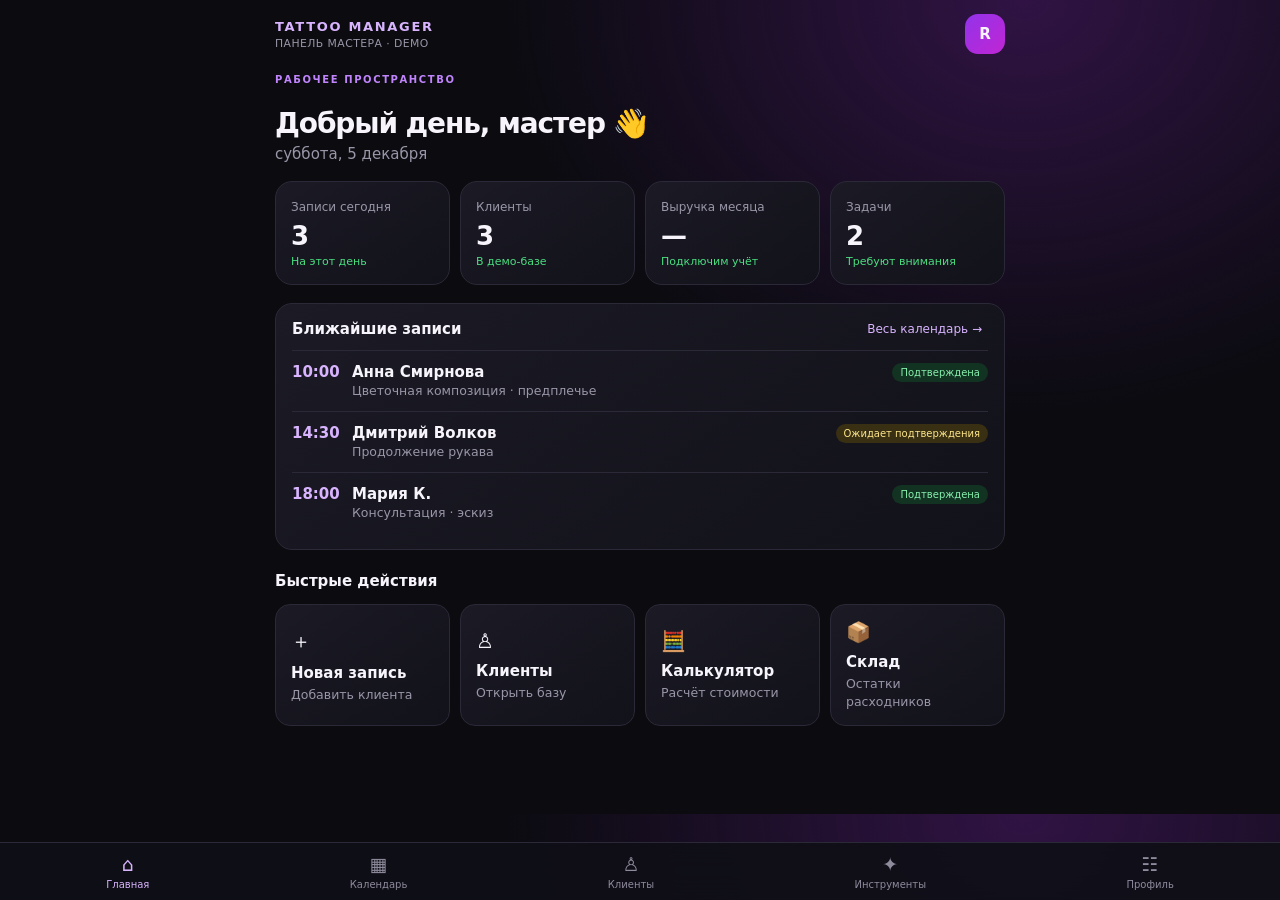
<file: tattoo-manager/index.html>
<!doctype html>
<html lang="ru">
<head>
<meta charset="utf-8"><meta name="viewport" content="width=device-width,initial-scale=1,viewport-fit=cover">
<meta name="theme-color" content="#0b0b10"><title>TATTOO MANAGER</title>
<script src="https://telegram.org/js/telegram-web-app.js"></script>
<style>
:root{color-scheme:dark;--bg:#0b0b10;--panel:#15151e;--panel2:#1b1a25;--muted:#9996a8;--line:#2b2937;--accent:#a855f7;--pink:#d946ef;--green:#4ade80;--yellow:#facc15;--red:#fb7185}
*{box-sizing:border-box}body{margin:0;background:radial-gradient(ellipse at 80% 0%,#301344 0,transparent 36%),var(--bg);color:#f7f4fb;font:15px system-ui,-apple-system,Segoe UI,sans-serif}button,input,select,textarea{font:inherit}button{cursor:pointer;color:inherit}
.app{max-width:760px;margin:auto;padding:calc(14px + env(safe-area-inset-top)) 15px calc(88px + env(safe-area-inset-bottom))}
.top{display:flex;align-items:center;justify-content:space-between;margin-bottom:20px}.brand{font-weight:900;letter-spacing:.13em;font-size:13px;color:#d8b4fe}.brand small{display:block;font-weight:500;letter-spacing:.04em;color:var(--muted);margin-top:3px}.avatar{width:40px;height:40px;border-radius:13px;background:linear-gradient(135deg,#9333ea,#c026d3);display:grid;place-items:center;font-weight:900}
h1{font-size:28px;letter-spacing:-.04em;margin:0 0 5px}.muted{color:var(--muted)}.eyebrow{color:#c084fc;text-transform:uppercase;letter-spacing:.16em;font-size:10px;font-weight:800}.headrow{display:flex;justify-content:space-between;align-items:end;margin:22px 0 14px}.date{font-size:12px;color:var(--muted)}
.stats{display:grid;grid-template-columns:repeat(2,1fr);gap:10px;margin:18px 0}.stat,.panel,.tile{background:linear-gradient(145deg,#1b1a25,#12121a);border:1px solid var(--line);border-radius:17px}.stat{padding:15px}.stat label{font-size:12px;color:var(--muted)}.stat strong{display:block;font-size:26px;margin-top:6px}.stat em{font-style:normal;font-size:11px;color:var(--green)}
.panel{padding:16px;margin:12px 0}.panelhead{display:flex;justify-content:space-between;align-items:center;margin-bottom:12px}.panelhead b{font-size:15px}.link{border:0;background:none;color:#d8b4fe;font-size:12px}.appointment{display:flex;gap:12px;padding:12px 0;border-top:1px solid var(--line)}.appointment:first-of-type{border-top:0}.time{font-weight:800;color:#d8b4fe;min-width:48px}.apptmain{flex:1}.apptmain b{display:block}.apptmain small{color:var(--muted)}.tag{font-size:10px;border-radius:20px;padding:4px 8px;background:#30213d;color:#e9d5ff;white-space:nowrap;height:max-content}.tag.green{background:#123322;color:#86efac}.tag.yellow{background:#392f13;color:#fde68a}
.quick{display:grid;grid-template-columns:repeat(2,1fr);gap:10px}.tile{padding:15px;text-align:left;border-radius:15px;min-height:94px}.tile span{font-size:20px}.tile b{display:block;margin:9px 0 3px}.tile small{color:var(--muted)}
.nav{position:fixed;z-index:5;bottom:0;left:0;right:0;background:#101017ed;backdrop-filter:blur(18px);border-top:1px solid var(--line);padding:9px 6px calc(9px + env(safe-area-inset-bottom));display:flex;justify-content:space-around}.nav button{border:0;background:none;color:#8f8b9d;font-size:10px;display:flex;flex-direction:column;align-items:center;gap:4px;min-width:48px}.nav button span{font-size:19px}.nav button.active{color:#d8b4fe}
.primary{border:0;border-radius:13px;padding:13px 16px;background:linear-gradient(100deg,#9333ea,#c026d3);font-weight:800;color:white}.secondary{border:1px solid var(--line);background:#201d2a;border-radius:12px;padding:11px 14px}.field{width:100%;background:#0e0e15;border:1px solid var(--line);border-radius:11px;padding:12px;color:white;margin:6px 0 12px}.formgrid{display:grid;grid-template-columns:1fr 1fr;gap:8px}.row{display:flex;gap:8px;align-items:center}.row>*{flex:1}.listitem{padding:13px 0;border-top:1px solid var(--line);display:flex;justify-content:space-between;gap:10px}.listitem:first-child{border-top:0}.empty{padding:24px 10px;text-align:center;color:var(--muted)}.week{display:grid;grid-template-columns:repeat(7,1fr);gap:5px}.day{padding:9px 2px;text-align:center;border:1px solid var(--line);border-radius:11px;color:var(--muted);font-size:11px}.day b{display:block;color:white;font-size:15px;margin-top:5px}.day.sel{background:#482166;border-color:#a855f7;color:#e9d5ff}.bar{height:7px;background:#292735;border-radius:10px;overflow:hidden;margin-top:8px}.bar i{display:block;height:100%;background:linear-gradient(90deg,#9333ea,#d946ef);border-radius:10px}
.toast{position:fixed;bottom:88px;left:50%;transform:translateX(-50%);background:#292238;border:1px solid #6b3d8a;padding:10px 15px;border-radius:12px;display:none;z-index:10;font-size:13px;max-width:90%}
@media(min-width:600px){.stats{grid-template-columns:repeat(4,1fr)}.quick{grid-template-columns:repeat(4,1fr)}}
</style></head><body>
<div class="app">
<header class="top"><div class="brand">TATTOO MANAGER<small>ПАНЕЛЬ МАСТЕРА · DEMO</small></div><div class="avatar">R</div></header>
<main id="view"></main>
</div>
<nav class="nav" id="nav">
<button data-page="home" class="active"><span>⌂</span>Главная</button><button data-page="calendar"><span>▦</span>Календарь</button><button data-page="clients"><span>♙</span>Клиенты</button><button data-page="tools"><span>✦</span>Инструменты</button><button data-page="profile"><span>☷</span>Профиль</button>
</nav><div class="toast" id="toast"></div>
<script>
(()=>{const tg=window.Telegram?.WebApp;if(tg){tg.ready();tg.expand();try{tg.setHeaderColor('#0b0b10');tg.setBackgroundColor('#0b0b10')}catch(e){}}
const $=s=>document.querySelector(s), view=$('#view');let page='home';
const today=new Date();const fmt=today.toLocaleDateString('ru-RU',{day:'numeric',month:'long',weekday:'long'});
let bookings=JSON.parse(localStorage.getItem('tm_bookings')||'null')||[
{id:1,time:'10:00',name:'Анна Смирнова',work:'Цветочная композиция · предплечье',status:'Подтверждена'},
{id:2,time:'14:30',name:'Дмитрий Волков',work:'Продолжение рукава',status:'Ожидает подтверждения'},
{id:3,time:'18:00',name:'Мария К.',work:'Консультация · эскиз',status:'Подтверждена'}];
let clients=JSON.parse(localStorage.getItem('tm_clients')||'null')||[{name:'Анна Смирнова',phone:'+7 913 ••• •• 21',visits:3,last:'12 октября'},{name:'Дмитрий Волков',phone:'+7 923 ••• •• 48',visits:5,last:'28 сентября'},{name:'Мария К.',phone:'Контакт не указан',visits:1,last:'Новая заявка'}];
let stock=[{name:'Иглы / картриджи',qty:24,unit:'шт',min:10},{name:'Трансферная бумага',qty:8,unit:'листов',min:10},{name:'Защитная плёнка',qty:3,unit:'рулона',min:2},{name:'Самоклеящийся бинт',qty:12,unit:'шт',min:5}];
function save(){localStorage.setItem('tm_bookings',JSON.stringify(bookings));localStorage.setItem('tm_clients',JSON.stringify(clients))}
function toast(t){const x=$('#toast');x.textContent=t;x.style.display='block';setTimeout(()=>x.style.display='none',2400)}
function heading(k,t,sub=''){return '<div class="eyebrow">'+k+'</div><div class="headrow"><div><h1>'+t+'</h1>'+(sub?'<div class="muted">'+sub+'</div>':'')+'</div></div>'}
function render(){document.querySelectorAll('.nav button').forEach(b=>b.classList.toggle('active',b.dataset.page===page));({home,calendar,clients:clientPage,tools,profile})[page]()}
function home(){view.innerHTML=heading('РАБОЧЕЕ ПРОСТРАНСТВО', 'Добрый день, мастер 👋',fmt)+
'<div class="stats"><div class="stat"><label>Записи сегодня</label><strong>'+bookings.length+'</strong><em>На этот день</em></div><div class="stat"><label>Клиенты</label><strong>'+clients.length+'</strong><em>В демо-базе</em></div><div class="stat"><label>Выручка месяца</label><strong>—</strong><em>Подключим учёт</em></div><div class="stat"><label>Задачи</label><strong>2</strong><em>Требуют внимания</em></div></div>'+
'<section class="panel"><div class="panelhead"><b>Ближайшие записи</b><button class="link" data-go="calendar">Весь календарь →</button></div>'+bookings.slice().sort((a,b)=>a.time.localeCompare(b.time)).map(a=>'<div class="appointment"><div class="time">'+a.time+'</div><div class="apptmain"><b>'+a.name+'</b><small>'+a.work+'</small></div><span class="tag '+(a.status==='Подтверждена'?'green':'yellow')+'">'+a.status+'</span></div>').join('')+'</section>'+
'<div class="headrow"><b>Быстрые действия</b></div><div class="quick"><button class="tile" data-action="add"><span>＋</span><b>Новая запись</b><small>Добавить клиента</small></button><button class="tile" data-go="clients"><span>♙</span><b>Клиенты</b><small>Открыть базу</small></button><button class="tile" data-go="tools"><span>🧮</span><b>Калькулятор</b><small>Расчёт стоимости</small></button><button class="tile" data-go="tools"><span>📦</span><b>Склад</b><small>Остатки расходников</small></button></div>'}
function calendar(){view.innerHTML=heading('РАСПИСАНИЕ','Календарь','Планирование сеансов и консультаций')+'<div class="panel"><div class="panelhead"><b>'+today.toLocaleDateString('ru-RU',{month:'long',year:'numeric'})+'</b><span class="tag">Сегодня</span></div><div class="week">'+['ПН','ВТ','СР','ЧТ','ПТ','СБ','ВС'].map((d,i)=>'<div class="day '+(i===((today.getDay()+6)%7)?'sel':'')+'">'+d+'<b>'+((today.getDate()-((today.getDay()+6)%7)+i+31)%31+1)+'</b></div>').join('')+'</div></div><section class="panel"><div class="panelhead"><b>Список записей</b><button class="primary" id="addBooking">＋ Добавить</button></div>'+(bookings.length?bookings.slice().sort((a,b)=>a.time.localeCompare(b.time)).map(a=>'<div class="appointment"><div class="time">'+a.time+'</div><div class="apptmain"><b>'+a.name+'</b><small>'+a.work+'</small></div><span class="tag">'+a.status+'</span></div>').join(''):'<div class="empty">Записей пока нет</div>')+'</section><div class="muted" style="font-size:12px">Демо-календарь: даты и записи пока хранятся только на этом устройстве.</div>'}
function clientPage(){view.innerHTML=heading('КЛИЕНТСКАЯ БАЗА','Клиенты','Карточки и история взаимодействия')+'<input class="field" id="search" placeholder="Поиск по имени или телефону"><section class="panel"><div class="panelhead"><b>Все клиенты · '+clients.length+'</b><button class="primary" id="addClient">＋ Добавить</button></div><div id="clientList">'+clientRows(clients)+'</div></section>'}
function clientRows(arr){return arr.length?arr.map(c=>'<div class="listitem"><div><b>'+c.name+'</b><div class="muted" style="font-size:12px">'+c.phone+'</div><div class="muted" style="font-size:11px">Сеансов: '+c.visits+' · Последний визит: '+c.last+'</div></div><span>›</span></div>').join(''):'<div class="empty">Клиенты не найдены</div>'}
function tools(){view.innerHTML=heading('ИНСТРУМЕНТЫ','Рабочие инструменты','Дополнительные модули мастера')+'<div class="quick"><button class="tile" data-action="calc"><span>🧮</span><b>Калькулятор цены</b><small>Оценка проекта</small></button><button class="tile" data-action="stock"><span>📦</span><b>Склад</b><small>Остатки материалов</small></button><button class="tile" data-action="forms"><span>📝</span><b>Анкеты</b><small>Согласия и документы</small></button><button class="tile" data-action="ai"><span>✦</span><b>ИИ-помощник</b><small>Помощь мастеру</small></button></div><div id="toolDetail"></div>'}
function profile(){view.innerHTML=heading('АККАУНТ','Профиль мастера','Настройки рабочего пространства')+'<section class="panel"><div class="eyebrow">ПРОФИЛЬ</div><h2 style="margin:8px 0">RAMZES</h2><div class="muted">Tattoo Artist · Новосибирск</div><div class="listitem"><span>Роль</span><b>Мастер · демо</b></div><div class="listitem"><span>Telegram</span><b>'+(tg?.initData?'Подключён':'Предпросмотр')+'</b></div><div class="listitem"><span>Хранение данных</span><b>Локально на устройстве</b></div></section><section class="panel"><b>Важно</b><p class="muted" style="font-size:13px;line-height:1.5">Сейчас это интерактивный демонстрационный интерфейс. Не вноси реальные персональные, медицинские или платёжные данные. Серверная авторизация, изоляция кабинетов и резервное хранение будут отдельным этапом.</p></section>'}
function addBooking(){view.innerHTML=heading('КАЛЕНДАРЬ','Новая запись','Демонстрационное добавление')+'<section class="panel"><label>Имя клиента</label><input class="field" id="bn" placeholder="Например, Алексей"><label>Время</label><input class="field" id="bt" type="time" value="12:00"><label>Услуга / проект</label><input class="field" id="bw" placeholder="Эскиз, сеанс, консультация"><button class="primary" id="saveBooking">Сохранить запись</button> <button class="secondary" data-go="calendar">Назад</button></section>'}
function addClient(){view.innerHTML=heading('КЛИЕНТЫ','Новый клиент','Создание демонстрационной карточки')+'<section class="panel"><label>Имя</label><input class="field" id="cn" placeholder="Имя клиента"><label>Телефон (необязательно)</label><input class="field" id="cp" placeholder="+7…"><button class="primary" id="saveClient">Добавить клиента</button> <button class="secondary" data-go="clients">Назад</button></section>'}
function detail(type){const box=$('#toolDetail');if(type==='calc'){box.innerHTML='<section class="panel"><b>Калькулятор стоимости</b><p class="muted">Предварительная оценка проекта</p><label>Размер работы, см</label><input class="field" id="size" type="number" min="1" value="10"><label>Сложность</label><select class="field" id="complex"><option value="1">Простая</option><option value="1.5">Средняя</option><option value="2">Высокая</option></select><label>Базовая цена за см</label><input class="field" id="rate" type="number" value="1000"><button class="primary" id="calculate">Рассчитать</button><h2 id="calcResult"></h2></section>'}
if(type==='stock'){box.innerHTML='<section class="panel"><b>Остатки материалов</b>'+stock.map(s=>'<div class="listitem"><span>'+s.name+'</span><b style="color:'+(s.qty<=s.min?'var(--yellow)':'var(--green)')+'">'+s.qty+' '+s.unit+'</b></div>').join('')+'<p class="muted" style="font-size:11px">Демо-остатки. Автоматические уведомления появятся после подключения сервера.</p></section>'}
if(type==='forms'){box.innerHTML='<section class="panel"><b>Документы и анкеты</b><div class="listitem">Анкета клиента <span class="tag">В разработке</span></div><div class="listitem">Информированное согласие <span class="tag">В разработке</span></div><div class="listitem">Разрешение на фото <span class="tag">В разработке</span></div><div class="listitem">Форма законного представителя <span class="tag">В разработке</span></div><p class="muted" style="font-size:11px">Формы будут подготовлены с учётом требований к персональным данным и юридической проверки.</p></section>'}
if(type==='ai'){box.innerHTML='<section class="panel"><b>ИИ-помощник мастера</b><p class="muted">Здесь появится помощник по работе с клиентами, маркетингу, продвижению и организации тату-бизнеса.</p><input class="field" placeholder="Напиши вопрос…" disabled><button class="secondary" disabled>Отправить · скоро</button></section>'}}
$('#nav').addEventListener('click',e=>{const b=e.target.closest('[data-page]');if(b){page=b.dataset.page;render()}});
document.body.addEventListener('click',e=>{const go=e.target.closest('[data-go]');if(go){page=go.dataset.go;render();return}const a=e.target.closest('[data-action]')?.dataset.action;if(a==='add'){addBooking()}if(a==='calc'||a==='stock'||a==='forms'||a==='ai'){detail(a)}if(a==='stock'||a==='calc'||a==='forms'||a==='ai'){page='tools';render();detail(a)}});
document.body.addEventListener('click',e=>{if(e.target.id==='addBooking')addBooking();if(e.target.id==='addClient')addClient();
if(e.target.id==='saveBooking'){const name=$('#bn').value.trim();if(!name){toast('Укажи имя клиента');return}bookings.push({id:Date.now(),time:$('#bt').value,name,work:$('#bw').value||'Сеанс',status:'Ожидает подтверждения'});save();page='calendar';render();toast('Запись добавлена в демо-календарь')}
if(e.target.id==='saveClient'){const name=$('#cn').value.trim();if(!name){toast('Укажи имя клиента');return}clients.push({name,phone:$('#cp').value||'Не указан',visits:0,last:'Новый клиент'});save();page='clients';render();toast('Клиент добавлен')}
if(e.target.id==='calculate'){const total=Math.max(0,+$('#size').value)*(+$('#rate').value)*(+$('#complex').value);$('#calcResult').textContent='Ориентир: '+Math.round(total).toLocaleString('ru-RU')+' ₽'}
});
document.body.addEventListener('input',e=>{if(e.target.id==='search'){$('#clientList').innerHTML=clientRows(clients.filter(c=>(c.name+' '+c.phone).toLowerCase().includes(e.target.value.toLowerCase())))}})
render();
})();
</script></body></html>
</file>
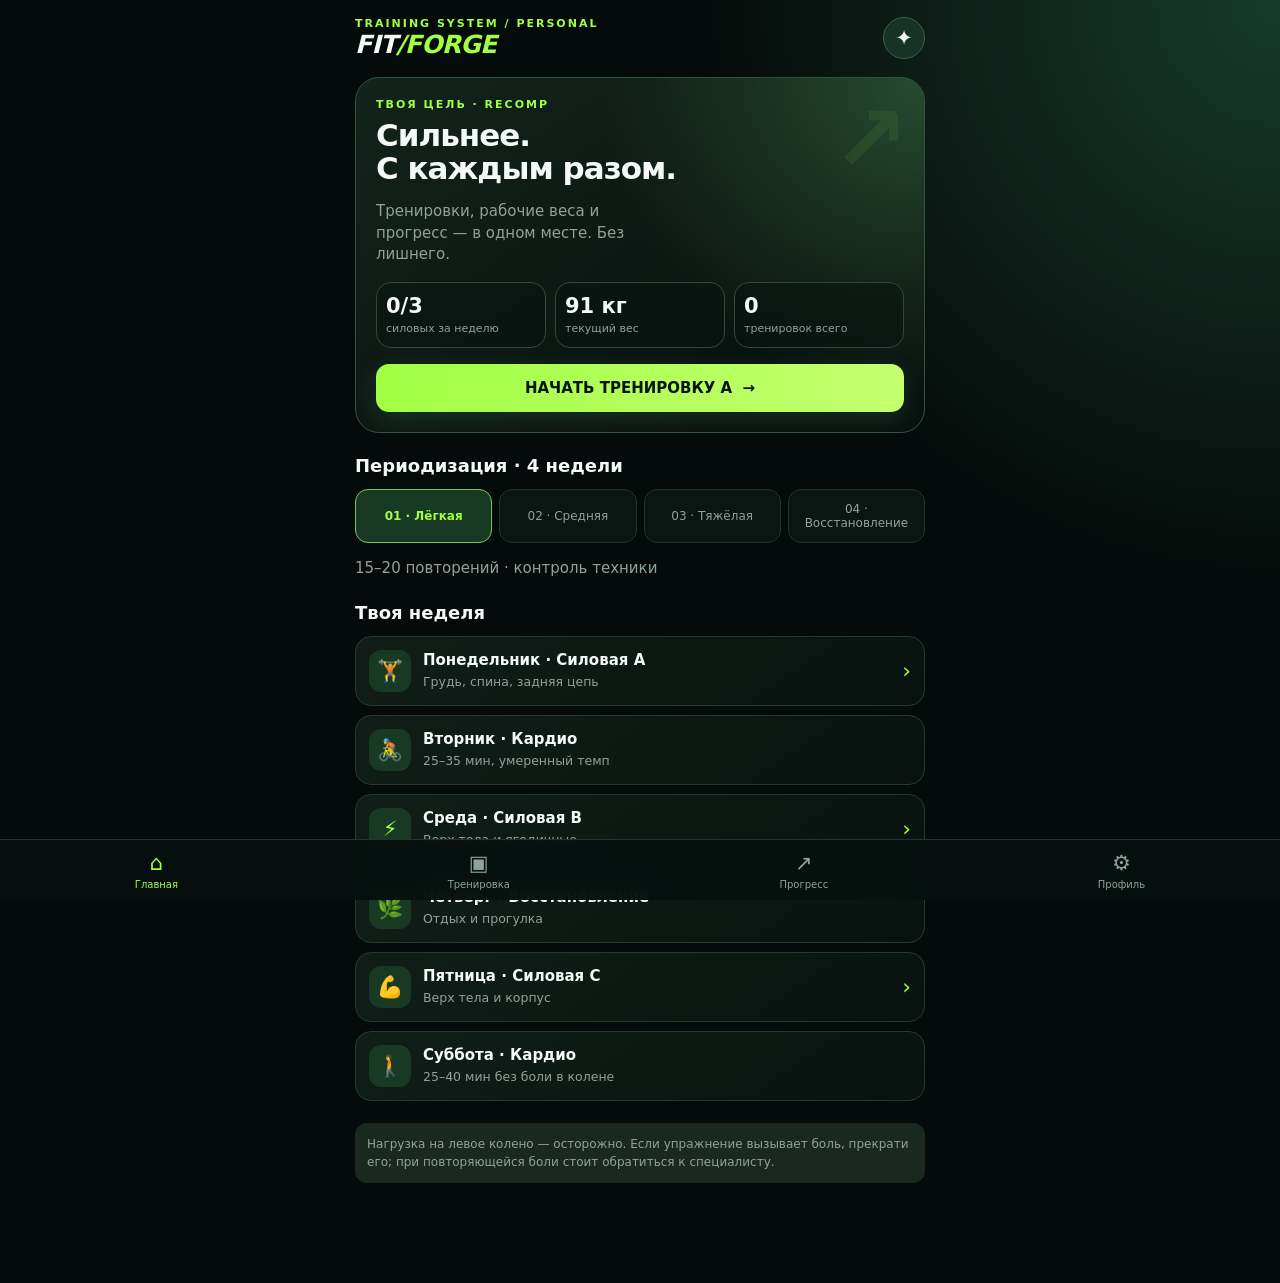
<file: workout-trainer/index.html>
<!doctype html>
<html lang="ru">
<head>
<meta charset="utf-8"><meta name="viewport" content="width=device-width,initial-scale=1,viewport-fit=cover">
<meta name="theme-color" content="#07110e"><title>Мой фитнес-тренер</title>
<script src="https://telegram.org/js/telegram-web-app.js"></script>
<style>
:root{--bg:#07110e;--panel:#101d18;--panel2:#14251e;--line:#243a30;--text:#f2f8f4;--muted:#91a79a;--green:#6ef0a6;--lime:#b8ff77;--red:#ff8d8d}
*{box-sizing:border-box}body{margin:0;background:radial-gradient(ellipse at 90% -10%,#1a4934 0,transparent 40%),var(--bg);color:var(--text);font:15px system-ui,-apple-system,Segoe UI,sans-serif}button,input{font:inherit}button{cursor:pointer}#app{max-width:520px;margin:auto;padding:calc(14px + env(safe-area-inset-top)) 16px calc(92px + env(safe-area-inset-bottom))}
.eyebrow{color:var(--green);font-size:11px;font-weight:800;letter-spacing:2px;text-transform:uppercase}.top{display:flex;justify-content:space-between;align-items:center;margin:8px 0 20px}.logo{font-size:21px;font-weight:850;letter-spacing:-.7px}.logo b{color:var(--green)}.avatar{width:42px;height:42px;border:1px solid #426c54;border-radius:15px;display:grid;place-items:center;background:#163326;font-size:21px}
h1{font-size:31px;line-height:1.08;letter-spacing:-1px;margin:8px 0 10px}h2{font-size:18px;margin:0 0 13px}.sub{color:var(--muted);line-height:1.45}.hero{border:1px solid #28513c;background:linear-gradient(135deg,#143b29,#0c2017 75%);border-radius:24px;padding:20px;margin-bottom:18px;position:relative;overflow:hidden}.hero:after{content:'↗';position:absolute;right:15px;top:8px;color:#6ef0a633;font-size:92px;font-weight:900}.hero .sub{max-width:270px}.stats{display:grid;grid-template-columns:repeat(3,1fr);gap:9px;margin:16px 0}.stat{background:#07140f9c;border:1px solid #2c4c39;border-radius:15px;padding:11px 9px}.stat b{font-size:21px;display:block}.stat span{font-size:11px;color:var(--muted)}.btn{width:100%;border:0;border-radius:15px;padding:14px 16px;font-weight:800;color:#06130b;background:linear-gradient(110deg,var(--green),var(--lime));box-shadow:0 7px 24px #6ef0a622}.btn.secondary{background:var(--panel2);color:var(--green);border:1px solid var(--line);box-shadow:none}.section{margin:22px 0}.week{display:grid;grid-template-columns:repeat(4,1fr);gap:7px}.week button{border:1px solid var(--line);background:var(--panel);color:var(--muted);border-radius:12px;padding:10px 4px;font-size:12px}.week button.active{background:#1d4932;color:var(--green);border-color:#4e9c6c;font-weight:800}.daylist{display:grid;gap:9px}.day{display:flex;align-items:center;gap:12px;padding:13px;border:1px solid var(--line);border-radius:16px;background:var(--panel);text-align:left;color:var(--text);width:100%}.day .icon{width:42px;height:42px;display:grid;place-items:center;border-radius:13px;background:#1b3528;font-size:21px}.day .desc{flex:1}.day b{display:block;margin-bottom:3px}.day small{color:var(--muted)}.arrow{color:var(--green);font-size:22px}.exercise{background:var(--panel);border:1px solid var(--line);border-radius:18px;padding:14px;margin:10px 0}.exhead{display:flex;gap:10px;align-items:start}.exhead .num{color:var(--green);font-weight:900;font-size:13px;padding-top:3px}.exname{font-weight:750;flex:1}.exmeta{font-size:12px;color:var(--muted);margin-top:5px}.sethead,.setrow{display:grid;grid-template-columns:32px 1fr 1fr 36px;gap:7px;align-items:center;margin-top:10px}.sethead{font-size:10px;text-transform:uppercase;letter-spacing:.5px;color:var(--muted)}.setrow input{min-width:0;width:100%;padding:10px 7px;border:1px solid var(--line);border-radius:10px;background:#07120e;color:var(--text);text-align:center}.done{width:34px;height:36px;border:1px solid var(--line);border-radius:10px;background:var(--panel2);color:var(--muted)}.done.on{background:var(--green);color:#06130b;border-color:var(--green)}.rest{font-size:12px;color:var(--muted);margin-top:12px;display:flex;justify-content:space-between;align-items:center}.rest button{border:1px solid #3b7251;background:#173c29;color:var(--green);border-radius:9px;padding:7px 10px;font-weight:700}.timer{display:none;text-align:center;padding:20px;background:var(--panel);border:1px solid #3b7251;border-radius:20px;margin-bottom:14px}.timer.show{display:block}.timer strong{font-size:44px;display:block;margin:5px}.field{display:block;background:var(--panel);border:1px solid var(--line);padding:12px;border-radius:14px;margin:9px 0}.field span{display:block;font-size:11px;color:var(--muted);margin-bottom:7px}.field input{background:none;border:0;outline:0;color:var(--text);width:100%;font-size:18px}.bottom{position:fixed;bottom:0;left:0;right:0;display:flex;justify-content:space-around;padding:10px 0 calc(9px + env(safe-area-inset-bottom));background:#08130fee;backdrop-filter:blur(15px);border-top:1px solid var(--line);z-index:5}.bottom button{border:0;background:none;color:var(--muted);font-size:10px;display:grid;gap:4px;justify-items:center}.bottom button span{font-size:21px}.bottom button.active{color:var(--green)}.hidden{display:none!important}.note{padding:12px;border-radius:12px;background:#19291f;color:var(--muted);font-size:12px;line-height:1.5}.historyitem{padding:13px;background:var(--panel);border:1px solid var(--line);border-radius:13px;margin:8px 0;display:flex;justify-content:space-between;gap:10px}.historyitem small{display:block;color:var(--muted);margin-top:5px}

.guide-toggle{margin-top:12px;width:100%;display:flex;align-items:center;justify-content:space-between;padding:11px 12px;border:1px solid #315b43;border-radius:12px;background:#12281c;color:var(--green);font-weight:750;text-align:left}
.guide-panel{margin-top:10px;padding:12px;border:1px solid #294737;border-radius:14px;background:#0a1711}
.guide-art{width:100%;display:block;border-radius:12px;background:linear-gradient(135deg,#10271b,#08140e);margin-bottom:12px}
.guide-art text{font-family:system-ui,sans-serif}
.guide-panel h4{margin:10px 0 5px;font-size:13px;color:var(--green)}
.guide-panel ol{margin:6px 0 10px;padding-left:20px;color:#d6e4da;font-size:13px;line-height:1.55}
.guide-panel p{margin:5px 0;color:#c2d2c7;font-size:12px;line-height:1.5}
.guide-muscles{display:inline-block;padding:5px 8px;border-radius:8px;background:#173c29;color:#b8ff77;font-size:11px;margin-top:4px}

.exercise-guide-photo{display:block;width:100%;max-height:260px;object-fit:contain;background:#07110e;border:1px solid #244b36;border-radius:12px;margin:0 0 12px}
.exercise-guide-photo-fallback{display:none}
.guide-art{display:none !important}

/* Premium styling refresh */
:root{--bg:#050b0a;--panel:#0c1513;--panel2:#111f1b;--line:#24312d;--text:#f4f8f6;--muted:#8fa39a;--green:#a0ff43;--lime:#c4ff70;--red:#ff5664;--amber:#ffc84b}body{background:radial-gradient(ellipse at 100% 0%,#173b2b 0,transparent 32%),#050b0a}#app{max-width:600px;padding:calc(13px + env(safe-area-inset-top)) 15px calc(100px + env(safe-area-inset-bottom))}.top{margin:4px 0 18px}.logo{font-size:25px;font-style:italic}.avatar{border-radius:50%;border-color:#3c5e4d}.hero{border-radius:24px;padding:20px;border-color:#315340;background:radial-gradient(circle at 100% 0%,#264a30 0,transparent 48%),linear-gradient(145deg,#12241b,#09110e 80%)}.hero:after{color:#a0ff4314}.btn{background:linear-gradient(100deg,#a0ff43,#c4ff70);border-radius:13px;padding:15px 14px}.btn.secondary{background:#14231b;border-color:#34543d;color:#a0ff43}.week button{border-radius:13px;padding:12px 4px;background:#0b1511}.week button.active{background:#183923;color:#a0ff43;border-color:#78c65a}.day{border-radius:16px;background:linear-gradient(145deg,#111e18,#09120e);border-color:#263b30}.day .icon{border-radius:12px;background:#183923;color:#a0ff43}.exercise{border-radius:20px;background:linear-gradient(145deg,#111e18,#09120e);padding:13px;margin:12px 0;border-color:#2b4335}.exercise-guide-photo{height:clamp(165px,48vw,220px);object-fit:contain;background:#050b0a;border-color:#263d30}.bottom{background:#07100ef2;border-color:#24352e}
</style></head><body><main id="app">
<div class="top"><div><div class="eyebrow">TRAINING SYSTEM / PERSONAL</div><div class="logo">FIT<span style="color:var(--green)">/</span><b>FORGE</b></div></div><div class="avatar">✦</div></div>
<section id="home">
<div class="hero"><div class="eyebrow">ТВОЯ ЦЕЛЬ · RECOMP</div><h1>Сильнее.<br>С каждым разом.</h1><p class="sub">Тренировки, рабочие веса и прогресс — в одном месте. Без лишнего.</p><div class="stats"><div class="stat"><b id="weekCount">0/3</b><span>силовых за неделю</span></div><div class="stat"><b id="weightStat">91 кг</b><span>текущий вес</span></div><div class="stat"><b id="streak">0</b><span>тренировок всего</span></div></div><button class="btn" onclick="startWorkout('A')">НАЧАТЬ ТРЕНИРОВКУ А&nbsp; →</button></div>
<div class="section"><h2>Периодизация · 4 недели</h2><div class="week" id="weeks"><button onclick="setWeek(1)">01 · Лёгкая</button><button onclick="setWeek(2)">02 · Средняя</button><button onclick="setWeek(3)">03 · Тяжёлая</button><button onclick="setWeek(4)">04 · Восстановление</button></div><p class="sub" id="weekInfo">15–20 повторений · контроль техники</p></div>
<div class="section"><h2>Твоя неделя</h2><div class="daylist">
<button class="day" onclick="startWorkout('A')"><span class="icon">🏋️</span><span class="desc"><b>Понедельник · Силовая A</b><small>Грудь, спина, задняя цепь</small></span><span class="arrow">›</span></button>
<div class="day"><span class="icon">🚴</span><span class="desc"><b>Вторник · Кардио</b><small>25–35 мин, умеренный темп</small></span></div>
<button class="day" onclick="startWorkout('B')"><span class="icon">⚡</span><span class="desc"><b>Среда · Силовая B</b><small>Верх тела и ягодичные</small></span><span class="arrow">›</span></button>
<div class="day"><span class="icon">🌿</span><span class="desc"><b>Четверг · Восстановление</b><small>Отдых и прогулка</small></span></div>
<button class="day" onclick="startWorkout('C')"><span class="icon">💪</span><span class="desc"><b>Пятница · Силовая C</b><small>Верх тела и корпус</small></span><span class="arrow">›</span></button>
<div class="day"><span class="icon">🚶</span><span class="desc"><b>Суббота · Кардио</b><small>25–40 мин без боли в колене</small></span></div>
</div></div>
<div class="note">Нагрузка на левое колено — осторожно. Если упражнение вызывает боль, прекрати его; при повторяющейся боли стоит обратиться к специалисту.</div>
</section>
<section id="workout" class="hidden"><button class="btn secondary" onclick="showTab('home')">← К программе</button><div class="section"><div class="eyebrow" id="workLabel">СИЛОВАЯ A</div><h1 id="workTitle">Тренировка A</h1><p class="sub" id="workSubtitle">Записывай вес и повторения в каждом подходе.</p></div><div class="timer" id="timer"><div class="eyebrow">ОТДЫХ МЕЖДУ ПОДХОДАМИ</div><strong id="timerNum">01:30</strong><button class="btn secondary" onclick="stopTimer()">Сбросить таймер</button></div><div id="exerciseList"></div><button class="btn" onclick="finishWorkout()">ЗАВЕРШИТЬ ТРЕНИРОВКУ ✓</button><p class="note">Оставляй 2–3 повтора в запасе на лёгкой и средней неделе. На тяжёлой неделе не работай до отказа.</p></section>
<section id="progress" class="hidden"><div class="eyebrow">ДАННЫЕ И РЕЗУЛЬТАТЫ</div><h1>Твой прогресс</h1><div class="card"><h2>Масса тела</h2><label class="field"><span>Текущий вес, кг</span><input id="bodyWeight" type="number" step=".1" value="91"></label><button class="btn" onclick="saveWeight()">Сохранить вес</button></div><div class="section"><h2>История тренировок</h2><div id="history"></div></div><div class="section"><button class="btn secondary" onclick="exportData()">Экспортировать мои данные (JSON)</button></div></section>
<section id="settings" class="hidden"><div class="eyebrow">ПЕРСОНАЛЬНЫЕ НАСТРОЙКИ</div><h1>Профиль</h1><div class="card"><label class="field"><span>Возраст</span><input value="36 лет" readonly></label><label class="field"><span>Рост</span><input value="179 см" readonly></label><label class="field"><span>Цель</span><input value="Снижение жира + рост мышц" readonly></label><label class="field"><span>Зал</span><input value="DDX Fitness · Новосибирск Атриум" readonly></label></div><div class="note">На этом этапе журнал хранится в памяти браузера на этом устройстве. Для синхронизации между устройствами подключим облачное хранилище отдельно.</div></section>
</main><nav class="bottom"><button class="active" onclick="showTab('home')" id="navhome"><span>⌂</span>Главная</button><button onclick="showTab('workout')" id="navworkout"><span>▣</span>Тренировка</button><button onclick="showTab('progress')" id="navprogress"><span>↗</span>Прогресс</button><button onclick="showTab('settings')" id="navsettings"><span>⚙</span>Профиль</button></nav>
<script>
const plans={
A:{title:'Тренировка A',subtitle:'Грудь · спина · задняя цепь',ex:[['Жим от груди в рычажном тренажёре',3,120],['Вертикальная тяга блока',3,120],['Горизонтальная тяга блока',2,90],['Ягодичный мост в тренажёре',2,90],['Сгибание ног лёжа',2,90],['Отведение плеча в сторону на блоке',2,60],['Разгибание рук на блоке',2,90],['Скручивания на блоке',2,60]]},
B:{title:'Тренировка B',subtitle:'Верх тела · ягодичные',ex:[['Жим на наклонном рычажном тренажёре',3,120],['Вертикальная тяга блока / рычажная',3,120],['Жим плечами — только без боли',2,90],['Сгибание ног в тренажёре',2,90],['Ягодичный мост в тренажёре',2,90],['Сгибание рук на скамье Скотта',2,90],['Гиперэкстензия без боли',2,90],['Скручивания в тренажёре',2,60]]},
C:{title:'Тренировка C',subtitle:'Грудь · спина · плечи · корпус',ex:[['Жим от груди в тренажёре',3,120],['Горизонтальная тяга блока',3,120],['Обратная бабочка / задняя дельта',2,90],['Отведение бедра в тренажёре',2,90],['Сгибание ног лёжа',2,90],['Сгибание рук с блоком',2,90],['Разгибание рук на блоке',2,90],['Pallof press на кроссовере',2,60]]}};
let week=1,activePlan='A',timerInterval=null,remaining=90;
let data=JSON.parse(localStorage.getItem('fitforge_data')||'{"logs":[],"weights":[{"date":"Старт","weight":91}],"sets":{}}');
function persist(){localStorage.setItem('fitforge_data',JSON.stringify(data));updateStats()}
function setWeek(n){week=n;document.querySelectorAll('#weeks button').forEach((b,i)=>b.classList.toggle('active',i===n-1));document.getElementById('weekInfo').textContent=['15–20 повторений · контроль техники','12–15 повторений · умеренная нагрузка','6–10 повторений · тяжело, но без отказа','15–20 повторений · лёгкий восстановительный режим'][n-1];renderExercises()}
function showTab(tab){['home','workout','progress','settings'].forEach(id=>document.getElementById(id).classList.toggle('hidden',id!==tab));document.querySelectorAll('.bottom button').forEach(b=>b.classList.remove('active'));let nav=document.getElementById('nav'+(tab==='workout'?'workout':tab));if(nav)nav.classList.add('active');if(tab==='progress')renderHistory();if(tab==='workout')renderExercises();window.scrollTo(0,0)}
function startWorkout(p){activePlan=p;document.getElementById('workTitle').textContent=plans[p].title;document.getElementById('workLabel').textContent='СИЛОВАЯ '+p;document.getElementById('workSubtitle').textContent=plans[p].subtitle+' · '+['15–20','12–15','6–10','15–20'][week-1]+' повторений';showTab('workout')}
function renderExercises(){if(!document.getElementById('exerciseList'))return;let target=[18,13,8,18][week-1];document.getElementById('exerciseList').innerHTML=plans[activePlan].ex.map((ex,i)=>{let sets=week===1?2:ex[1];return '<article class="exercise"><div class="exhead"><div class="num">'+String(i+1).padStart(2,'0')+'</div><div class="exname">'+ex[0]+'<div class="exmeta">'+sets+' подхода · отдых '+ex[2]+' сек</div></div></div><button class="guide-toggle" onclick="toggleGuide(\'guide-'+activePlan+'-'+i+'\',this)">▶ Как выполнять упражнение <span>＋</span></button><div id="guide-'+activePlan+'-'+i+'" class="guide-panel hidden">'+guideMarkup(activePlan,i,ex[0])+'</div><div class="sethead"><span>№</span><span>Вес, кг</span><span>Повторы</span><span>✓</span></div>'+Array.from({length:sets},(_,j)=>{let key=week+'-'+activePlan+'-'+i+'-'+j,sv=data.sets[key]||{};return '<div class="setrow"><span>'+(j+1)+'</span><input aria-label="Вес" type="number" step=".5" placeholder="0" value="'+(sv.w??'')+'" onchange="saveSet(\''+key+'\',\'w\',this.value)"><input aria-label="Повторы" type="number" placeholder="'+target+'" value="'+(sv.r??'')+'" onchange="saveSet(\''+key+'\',\'r\',this.value)"><button class="done '+(sv.done?'on':'')+'" onclick="markDone(\''+key+'\',this)">'+(sv.done?'✓':'○')+'</button></div>'}).join('')+'<div class="rest"><span>Отдых между подходами</span><button onclick="startTimer('+ex[2]+')">⏱ '+ex[2]+' сек</button></div></article>'}).join('')}


function exercisePhoto(name){
 const n=name.toLowerCase();
 const base='https://raw.githubusercontent.com/yuhonas/free-exercise-db/main/exercises/';
 const map=[
  [/жим от груди|жим на наклонном/, 'Machine_Bench_Press'],
  [/вертикальная тяга/, 'Wide-Grip_Lat_Pulldown'],
  [/горизонтальная тяга/, 'Seated_Cable_Rows'],
  [/жим ногами/, 'Leg_Press'],
  [/сгибание ног/, 'Lying_Leg_Curls'],
  [/разгибание ног/, 'Leg_Extensions'],
  [/ягодичный мост/, 'Barbell_Glute_Bridge'],
  [/сгибание рук на скамье скотта/, 'Preacher_Curl'],
  [/сгибание рук/, 'Dumbbell_Bicep_Curl'],
  [/разгибание рук/, 'Triceps_Pushdown'],
  [/отведение плеча|подъём гантелей через стороны/, 'Side_Lateral_Raise'],
  [/скручив/, 'Cable_Crunch'],
  [/гиперэкстензия/, 'Hyperextensions_Back_Extensions'],
  [/обратная бабочка|задняя дельта/, 'Reverse_Flyes'],
  [/отведение бедра/, 'Hip_Abductor'],
  [/жим плечами/, 'Seated_Dumbbell_Shoulder_Press'],
  [/pallof/, 'Pallof_Press']
 ];
 for(const [re,id] of map) if(re.test(n)) return base+id+'/0.jpg';
 return base+'Machine_Bench_Press/0.jpg';
}

function toggleGuide(id,btn){const panel=document.getElementById(id);panel.classList.toggle('hidden');btn.querySelector('span').textContent=panel.classList.contains('hidden')?'＋':'−';if(!panel.classList.contains('hidden'))panel.scrollIntoView({behavior:'smooth',block:'nearest'})}
function guideInfo(name,plan,index){
 const n=name.toLowerCase();
 if(n.includes('жим от груди')||n.includes('жим на наклонном'))return {muscles:'Грудь · трицепс · передняя дельта',steps:['Настрой сиденье: рукояти примерно на уровне середины груди. Спина и таз прижаты к опоре.','На выдохе выжми рукояти вперёд, не блокируя локти резко.','На вдохе медленно верни рукояти до комфортного растяжения груди.'],avoid:'Не отрывай спину от спинки и не бросай вес назад.'};
 if(n.includes('вертикальная тяга'))return {muscles:'Широчайшие · бицепс',steps:['Сядь устойчиво, зафиксируй бёдра под валиками; грудь приподнята.','Потяни рукоять к верхней части груди, ведя локти вниз.','Плавно выпрями руки, не раскачивая корпус.'],avoid:'Не тяни за голову и не дёргай корпусом.'};
 if(n.includes('горизонтальная тяга'))return {muscles:'Средняя часть спины · широчайшие · бицепс',steps:['Сядь ровно, колени слегка согнуты, корпус стабилен.','Потяни рукоять к нижним рёбрам, сводя лопатки.','Медленно вытяни руки вперёд, сохраняя нейтральную спину.'],avoid:'Не округляй поясницу и не отклоняйся резко назад.'};
 if(n.includes('ягодичный мост'))return {muscles:'Ягодичные · задняя поверхность бедра',steps:['Прижми спину к опоре, стопы поставь устойчиво на ширине таза.','Толкни платформу/опору тазом вверх до прямой линии плечи–таз–колени.','В верхней точке напряги ягодицы, затем медленно опусти таз.'],avoid:'Не переразгибай поясницу; движение должно идти из тазобедренных суставов.'};
 if(n.includes('сгибание ног'))return {muscles:'Задняя поверхность бедра',steps:['Совмести ось тренажёра с коленным суставом; валик поставь чуть выше пяток.','Согни колени, подтягивая валик плавно.','Медленно вернись в исходное положение без рывка.'],avoid:'Не поднимай таз и не используй инерцию.'};
 if(n.includes('отведение плеча'))return {muscles:'Средняя дельта',steps:['Встань устойчиво у блока, локоть слегка согнут.','Отведи руку в сторону примерно до уровня плеча.','Опускай руку медленно, не наклоняя корпус.'],avoid:'Не поднимай плечо к уху и не раскачивайся.'};
 if(n.includes('разгибание рук'))return {muscles:'Трицепс',steps:['Локти держи возле корпуса, плечи неподвижны.','Разогни руки вниз до почти полного выпрямления.','Медленно верни рукоять, не разводя локти.'],avoid:'Не наклоняйся всем телом и не разводи локти в стороны.'};
 if(n.includes('скручив'))return {muscles:'Прямая мышца живота',steps:['Зафиксируй таз и выбери удобное положение в тренажёре.','Слегка сверни грудную клетку к тазу, выдыхая.','Вернись медленно, не тяни вес руками и шеей.'],avoid:'Не делай движение рывком и не тяни голову.'};
 if(n.includes('жим плечами'))return {muscles:'Плечи · трицепс',steps:['Настрой спинку и сядь с опорой для спины.','Выжми рукояти вверх по комфортной траектории.','Опусти до уровня, при котором нет боли и плечи не зажимаются.'],avoid:'Если появляется боль в плече, прекрати упражнение.'};
 if(n.includes('сгибание рук на скамье скотта'))return {muscles:'Бицепс',steps:['Прижми плечи к наклонной подушке, локти оставь на опоре.','Согни руки, поднимая рукоять без раскачивания.','Опусти вес контролируемо, не переразгибая локти.'],avoid:'Не отрывай плечи от подушки и не бросай вес.'};
 if(n.includes('гиперэкстензия'))return {muscles:'Разгибатели спины · ягодичные',steps:['Отрегулируй упор ниже тазовых костей, стопы закрепи.','Сохраняя спину нейтральной, наклонись из тазобедренных суставов.','Поднимись до прямой линии корпуса и ног, не прогибаясь выше.'],avoid:'При боли в спине остановись; не делай гиперразгибание.'};
 if(n.includes('обратная бабочка'))return {muscles:'Задняя дельта · верх спины',steps:['Настрой сиденье так, чтобы рукояти были на уровне плеч.','Разведи руки в стороны, слегка согнув локти.','Верни рукояти медленно, сохраняя плечи опущенными.'],avoid:'Не используй рывок и не поднимай плечи к ушам.'};
 if(n.includes('отведение бедра'))return {muscles:'Средняя ягодичная · мышцы таза',steps:['Сядь с опорой для спины, колени расположи у подушек.','Плавно разведи колени в стороны в комфортной амплитуде.','Вернись медленно, не позволяя грузу ударяться.'],avoid:'Не раскачивай корпус; прекрати, если движение вызывает боль в тазобедренном суставе или колене.'};
 if(n.includes('сгибание рук с блоком'))return {muscles:'Бицепс',steps:['Встань устойчиво, локти держи рядом с корпусом.','Согни руки, не двигая плечами.','Медленно опусти рукоять до комфортного растяжения.'],avoid:'Не раскачивайся и не отводи локти вперёд.'};
 if(n.includes('pallof'))return {muscles:'Косые мышцы живота · стабилизаторы корпуса',steps:['Встань боком к блоку, рукоять держи у груди; стопы на ширине плеч.','Выжми руки прямо перед собой, не позволяя корпусу повернуться.','Верни руки к груди и выполни повторы, затем поменяй сторону.'],avoid:'Не задерживай дыхание и не поворачивай таз.'};
 return {muscles:'Целевые мышцы упражнения',steps:['Настрой тренажёр под свой рост и проверь фиксацию веса.','Выполняй движение плавно, без рывков; выдыхай на усилии.','Возвращай вес медленно и сохраняй устойчивое положение корпуса.'],avoid:'Не жертвуй техникой ради большего веса. При боли остановись.'};
}
function guideMarkup(plan,index,name){
 const g=guideInfo(name,plan,index), n=name.toLowerCase();
 let scene='';
 if(n.includes('жим от груди')||n.includes('жим на наклонном')) scene='<path d="M25 115H295" stroke="#315b43" stroke-width="5"/><path d="M55 105L95 79L145 94" stroke="#91a79a" stroke-width="8" stroke-linecap="round"/><circle cx="88" cy="57" r="10" fill="#6ef0a6"/><path d="M93 68L121 87L151 87M121 87L108 108M121 87L140 108" stroke="#6ef0a6" stroke-width="7" stroke-linecap="round" fill="none"/><path d="M145 43H255" stroke="#d6e4da" stroke-width="5"/><circle cx="160" cy="43" r="18" fill="#14251e" stroke="#6ef0a6" stroke-width="4"/><circle cx="240" cy="43" r="18" fill="#14251e" stroke="#6ef0a6" stroke-width="4"/><path d="M155 72L190 52L225 72" stroke="#b8ff77" stroke-width="5" fill="none" stroke-linecap="round"/><path d="M190 52V31" stroke="#b8ff77" stroke-width="3"/>';
 else if(n.includes('вертикальная тяга')) scene='<path d="M35 30V125H105M35 30H285V125" stroke="#91a79a" stroke-width="5" fill="none"/><path d="M158 32V45M158 45L125 62M158 45L191 62" stroke="#d6e4da" stroke-width="4" fill="none"/><circle cx="158" cy="58" r="10" fill="#6ef0a6"/><path d="M158 68V95M158 75L132 83L119 61M158 75L184 83L197 61M158 95L141 117M158 95L175 117" stroke="#6ef0a6" stroke-width="7" stroke-linecap="round" fill="none"/><path d="M115 60H201" stroke="#b8ff77" stroke-width="5" stroke-linecap="round"/><path d="M70 125H250" stroke="#315b43" stroke-width="7"/>';
 else if(n.includes('горизонтальная тяга')) scene='<path d="M25 120H295M55 115V70H105" stroke="#91a79a" stroke-width="6" fill="none"/><rect x="48" y="115" width="90" height="8" rx="3" fill="#315b43"/><circle cx="190" cy="47" r="10" fill="#6ef0a6"/><path d="M190 58L172 83L143 88M172 83L191 105M172 83L159 105M143 88L120 78" stroke="#6ef0a6" stroke-width="7" stroke-linecap="round" fill="none"/><path d="M120 78H96" stroke="#b8ff77" stroke-width="4"/><path d="M100 69V88M90 69V88" stroke="#d6e4da" stroke-width="3"/>';
 else if(n.includes('ягодичный мост')) scene='<path d="M25 120H295" stroke="#315b43" stroke-width="6"/><path d="M50 113L85 88L118 95" stroke="#91a79a" stroke-width="10" stroke-linecap="round"/><circle cx="79" cy="73" r="9" fill="#6ef0a6"/><path d="M86 80L126 77L170 95L198 115M126 77L145 57L177 59" stroke="#6ef0a6" stroke-width="8" stroke-linecap="round" fill="none"/><path d="M130 112V77" stroke="#b8ff77" stroke-width="4"/><path d="M122 85L130 75L138 85" stroke="#b8ff77" stroke-width="4" fill="none"/><rect x="113" y="67" width="55" height="10" rx="4" fill="#b8ff77"/>';
 else if(n.includes('сгибание ног')) scene='<path d="M25 120H295" stroke="#315b43" stroke-width="6"/><path d="M45 105L112 105L160 80" stroke="#91a79a" stroke-width="9" stroke-linecap="round"/><circle cx="112" cy="75" r="9" fill="#6ef0a6"/><path d="M117 84L155 91L195 105M155 91L169 112" stroke="#6ef0a6" stroke-width="8" stroke-linecap="round" fill="none"/><path d="M195 105L218 83" stroke="#b8ff77" stroke-width="5"/><circle cx="218" cy="83" r="8" fill="#b8ff77"/><rect x="35" y="109" width="95" height="9" rx="3" fill="#315b43"/>';
 else if(n.includes('отведение плеча')) scene='<circle cx="160" cy="35" r="10" fill="#6ef0a6"/><path d="M160 45V88M160 58L125 66L104 55M160 58L194 42L221 42M160 88L143 120M160 88L179 120" stroke="#6ef0a6" stroke-width="8" stroke-linecap="round" fill="none"/><path d="M221 42L248 42" stroke="#b8ff77" stroke-width="4"/><path d="M247 25V124" stroke="#91a79a" stroke-width="5"/><path d="M20 126H300" stroke="#315b43" stroke-width="5"/>';
 else if(n.includes('разгибание рук')) scene='<path d="M245 20V126" stroke="#91a79a" stroke-width="5"/><path d="M245 32L206 32" stroke="#b8ff77" stroke-width="4"/><circle cx="155" cy="35" r="10" fill="#6ef0a6"/><path d="M155 45V80M155 55L178 64L205 32M155 80L141 119M155 80L170 119" stroke="#6ef0a6" stroke-width="8" stroke-linecap="round" fill="none"/><path d="M205 32V78" stroke="#b8ff77" stroke-width="4"/><path d="M20 126H300" stroke="#315b43" stroke-width="5"/>';
 else if(n.includes('жим плечами')) scene='<path d="M70 120V58H105M215 120V58H250" stroke="#91a79a" stroke-width="6" fill="none"/><circle cx="160" cy="33" r="10" fill="#6ef0a6"/><path d="M160 43V84M160 55L128 40L128 22M160 55L192 40L192 22M160 84L143 119M160 84L177 119" stroke="#6ef0a6" stroke-width="8" stroke-linecap="round" fill="none"/><path d="M128 45V15M192 45V15" stroke="#b8ff77" stroke-width="4"/><path d="M20 126H300" stroke="#315b43" stroke-width="5"/>';
 else if(n.includes('скручив')||n.includes('pallof')) scene='<path d="M35 20V125H70" stroke="#91a79a" stroke-width="5" fill="none"/><circle cx="145" cy="34" r="10" fill="#6ef0a6"/><path d="M145 44L151 78L132 101M151 78L178 98M151 55L125 66L102 51M151 55L184 64" stroke="#6ef0a6" stroke-width="8" stroke-linecap="round" fill="none"/><path d="M184 64L215 64" stroke="#b8ff77" stroke-width="4"/><path d="M20 126H300" stroke="#315b43" stroke-width="5"/>';
 else if(n.includes('гиперэкстензия')) scene='<path d="M35 115L130 115L170 75" stroke="#91a79a" stroke-width="10" stroke-linecap="round"/><circle cx="195" cy="47" r="10" fill="#6ef0a6"/><path d="M185 56L158 78L128 88M158 78L184 98M128 88L100 105" stroke="#6ef0a6" stroke-width="8" stroke-linecap="round" fill="none"/><path d="M25 125H295" stroke="#315b43" stroke-width="5"/><path d="M130 110V84" stroke="#b8ff77" stroke-width="4"/>';
 else if(n.includes('отведение бедра')) scene='<path d="M70 120V72H105M215 120V72H250" stroke="#91a79a" stroke-width="7" fill="none"/><circle cx="160" cy="32" r="10" fill="#6ef0a6"/><path d="M160 42V78M160 52L140 67M160 52L180 67M160 78L125 102L103 100M160 78L195 102L217 100" stroke="#6ef0a6" stroke-width="8" stroke-linecap="round" fill="none"/><path d="M103 100L82 100M217 100L238 100" stroke="#b8ff77" stroke-width="4"/><path d="M20 126H300" stroke="#315b43" stroke-width="5"/>';
 else if(n.includes('сгибание рук')) scene='<circle cx="155" cy="32" r="10" fill="#6ef0a6"/><path d="M155 42V83M155 54L132 68L150 87M155 54L180 68L164 45M155 83L140 120M155 83L173 120" stroke="#6ef0a6" stroke-width="8" stroke-linecap="round" fill="none"/><path d="M150 87L164 45" stroke="#b8ff77" stroke-width="5"/><path d="M20 126H300" stroke="#315b43" stroke-width="5"/>';
 else scene='<path d="M40 120H280" stroke="#315b43" stroke-width="6"/><circle cx="145" cy="35" r="10" fill="#6ef0a6"/><path d="M145 45L150 78L132 104M150 78L175 101M150 56L120 70L105 54M150 56L180 70L205 54" stroke="#6ef0a6" stroke-width="8" stroke-linecap="round" fill="none"/><path d="M105 54L85 40M205 54L225 40" stroke="#b8ff77" stroke-width="4"/>';
 return '<img class="exercise-guide-photo" src="'+exercisePhoto(name)+'" alt="Иллюстрация: '+name+'" loading="lazy" onerror="this.onerror=null;this.src=\'https://raw.githubusercontent.com/yuhonas/free-exercise-db/main/exercises/Machine_Bench_Press/0.jpg\';">'+ '<svg class="guide-art" viewBox="0 0 320 150" role="img" aria-label="Иллюстрация упражнения: '+name+'"><defs><linearGradient id="bg'+plan+index+'" x1="0" y1="0" x2="1" y2="1"><stop stop-color="#10271b"/><stop offset="1" stop-color="#07110e"/></linearGradient></defs><rect x="0" y="0" width="320" height="150" rx="12" fill="url(#bg'+plan+index+')"/><text x="14" y="18" fill="#91a79a" font-size="9">ТЕХНИКА · СХЕМА ДВИЖЕНИЯ</text>'+scene+'<text x="160" y="143" text-anchor="middle" fill="#b8ff77" font-size="9">КОНТРОЛИРУЙ ДВИЖЕНИЕ</text></svg><div class="guide-muscles">'+g.muscles+'</div><h4>Как выполнять</h4><ol>'+g.steps.map(s=>'<li>'+s+'</li>').join('')+'</ol><h4>Важно</h4><p>'+g.avoid+'</p><p>Темп: примерно 2 секунды на усилие и 2–3 секунды на возврат. Выбирай вес, с которым техника остаётся чистой.</p>';
}
function saveSet(k,f,v){data.sets[k]=data.sets[k]||{};data.sets[k][f]=v;persist()}
function markDone(k,el){data.sets[k]=data.sets[k]||{};data.sets[k].done=!data.sets[k].done;el.classList.toggle('on',data.sets[k].done);el.textContent=data.sets[k].done?'✓':'○';persist();if(data.sets[k].done)startTimer(plans[activePlan].ex[Number(k.split('-')[2])][2])}
function startTimer(sec){clearInterval(timerInterval);remaining=sec;document.getElementById('timer').classList.add('show');tick();timerInterval=setInterval(()=>{remaining--;tick();if(remaining<=0){clearInterval(timerInterval);if(navigator.vibrate)navigator.vibrate([250,100,250])}},1000);document.getElementById('timer').scrollIntoView({behavior:'smooth',block:'center'})}
function tick(){document.getElementById('timerNum').textContent=String(Math.floor(remaining/60)).padStart(2,'0')+':'+String(remaining%60).padStart(2,'0')}
function stopTimer(){clearInterval(timerInterval);document.getElementById('timer').classList.remove('show')}
function finishWorkout(){let date=new Date().toISOString().slice(0,10);data.logs.unshift({date,plan:activePlan,title:plans[activePlan].title,week});persist();alert('Тренировка сохранена. Отличная работа!');showTab('progress')}
function saveWeight(){let w=Number(document.getElementById('bodyWeight').value);if(w>0&&w<400){data.weights.push({date:new Date().toISOString().slice(0,10),weight:w});persist();alert('Вес сохранён')}}
function updateStats(){let now=new Date();let monday=new Date(now);monday.setDate(now.getDate()-((now.getDay()+6)%7));let mondayStr=monday.toISOString().slice(0,10);document.getElementById('weekCount').textContent=data.logs.filter(x=>x.date>=mondayStr).length+'/3';document.getElementById('streak').textContent=data.logs.length;let last=data.weights[data.weights.length-1];if(last)document.getElementById('weightStat').textContent=last.weight+' кг'}
function renderHistory(){let el=document.getElementById('history');if(!data.logs.length){el.innerHTML='<p class="sub">Пока нет завершённых тренировок. Запиши первую — здесь появится история.</p>';return}el.innerHTML=data.logs.slice(0,30).map(l=>'<div class="historyitem"><div><b>'+l.title+'</b><small>'+l.date+' · неделя '+l.week+'</small></div><span style="color:var(--green)">✓</span></div>').join('')}
function exportData(){let a=document.createElement('a');a.href=URL.createObjectURL(new Blob([JSON.stringify(data,null,2)],{type:'application/json'}));a.download='fitforge-backup.json';a.click();URL.revokeObjectURL(a.href)}
setWeek(1);updateStats();if(window.Telegram&&Telegram.WebApp){Telegram.WebApp.ready();Telegram.WebApp.expand();document.body.style.backgroundColor='#07110e'}
</script></body></html>
</file>
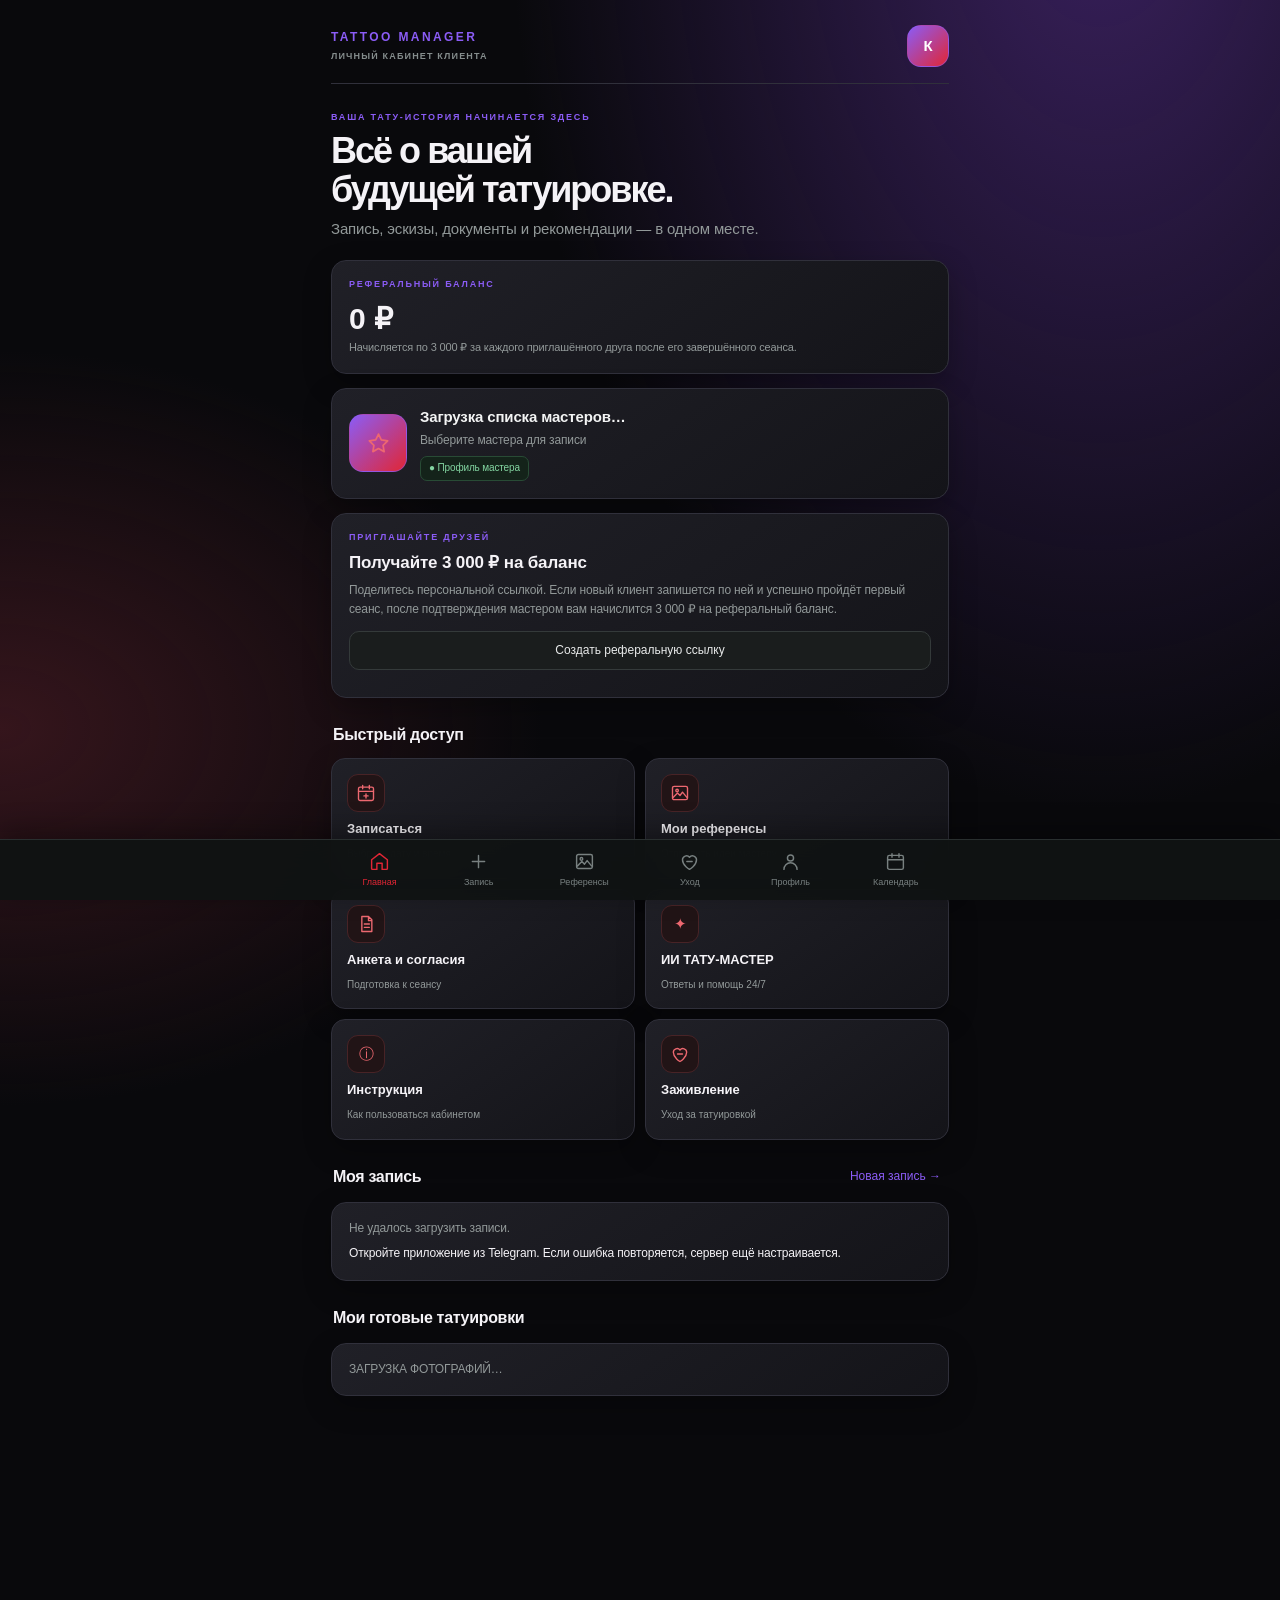
<file: tattoo-manager-v2/client.html>
<!doctype html>
<html lang="ru">
<head>
<meta charset="utf-8"><meta name="tm-version" content="75"><meta name="viewport" content="width=device-width,initial-scale=1,viewport-fit=cover">
<meta name="theme-color" content="#09090c"><title>TATTOO MANAGER — Кабинет клиента</title>
<script src="https://telegram.org/js/telegram-web-app.js"></script>
<style>
:root{--bg:#100f16;--panel:#1b1924;--panel2:#242130;--line:#34303f;--text:#f7f4fb;--muted:#a9a3b5;--pink:#ef6bb5;--violet:#9b83ff;--green:#70d6a0}
*{box-sizing:border-box}body{margin:0;background:radial-gradient(ellipse at 80% -10%,#382442 0,transparent 42%),var(--bg);color:var(--text);font:15px/1.45 Inter,system-ui,-apple-system,Segoe UI,sans-serif;padding-bottom:92px}.wrap{max-width:620px;margin:auto;padding:18px 16px 28px}.top{display:flex;align-items:center;justify-content:space-between;margin-bottom:24px}.brand{font-weight:900;letter-spacing:1.7px;font-size:14px}.brand small{display:block;color:var(--muted);font-size:9px;letter-spacing:2px;margin-top:3px}.avatar{width:42px;height:42px;border-radius:15px;background:linear-gradient(135deg,var(--violet),var(--pink));display:grid;place-items:center;font-weight:900}.eyebrow{font-size:10px;letter-spacing:2px;color:var(--pink);font-weight:800}.hero h1{font-size:29px;line-height:1.08;margin:8px 0}.hero p{color:var(--muted);margin:0 0 20px}.card{background:linear-gradient(145deg,#211e2b,#191722);border:1px solid var(--line);border-radius:21px;padding:17px;margin:14px 0;box-shadow:0 12px 32px #0002}.master{display:flex;gap:13px;align-items:center}.masterpic{width:58px;height:58px;border-radius:18px;background:linear-gradient(135deg,#6e4b82,#e77cb7);display:grid;place-items:center;font-size:22px}.muted{color:var(--muted);font-size:12px}.master h3{margin:0 0 4px;font-size:17px}.badge{display:inline-block;border:1px solid #4d765f;color:var(--green);border-radius:30px;padding:4px 9px;font-size:10px;margin-top:7px}.sectionhead{display:flex;justify-content:space-between;align-items:center;margin:24px 2px 10px}.sectionhead h2{font-size:17px;margin:0}.link{color:var(--pink);font-size:12px;background:none;border:0}.grid{display:grid;grid-template-columns:repeat(2,1fr);gap:10px}.tile{background:var(--panel);border:1px solid var(--line);border-radius:17px;padding:14px;text-align:left;color:var(--text);min-height:104px}.ico{font-size:22px}.tile b{display:block;margin:8px 0 2px}.tile span:last-child{font-size:11px;color:var(--muted)}button{font:inherit;cursor:pointer}.primary{width:100%;border:0;border-radius:14px;padding:14px;background:linear-gradient(100deg,#a17cff,#ed69b2);color:white;font-weight:850;margin-top:12px}.secondary{border:1px solid var(--line);background:var(--panel2);color:var(--text);padding:11px 13px;border-radius:12px}.field{display:block;margin:12px 0}.field span{display:block;color:var(--muted);font-size:11px;margin-bottom:6px}.field input,.field select,.field textarea{width:100%;background:#12111a;color:var(--text);border:1px solid var(--line);border-radius:12px;padding:13px;font:inherit;outline:none}.field textarea{min-height:82px;resize:vertical}.slots{display:grid;grid-template-columns:repeat(3,1fr);gap:8px}.slot{padding:11px 5px;border:1px solid var(--line);border-radius:11px;background:#14121c;color:var(--text)}.slot.active{border-color:var(--pink);background:#382337}.hidden{display:none!important}.notice{background:#292239;border:1px solid #55406b;padding:12px;border-radius:13px;color:#d8cbe9;font-size:11px;margin-top:12px}.upload{border:1px dashed #6b5b7b;border-radius:15px;padding:18px;text-align:center;color:var(--muted);font-size:12px}.bottom{position:fixed;bottom:0;left:0;right:0;background:#15131df2;backdrop-filter:blur(18px);border-top:1px solid var(--line);display:flex;justify-content:center;padding:9px 8px calc(9px + env(safe-area-inset-bottom));z-index:5}.nav{width:min(620px,100%);display:flex;justify-content:space-around}.nav button{background:none;border:0;color:var(--muted);font-size:10px;display:grid;gap:3px;justify-items:center}.nav button strong{font-size:19px;font-weight:500}.nav button.active{color:var(--pink)}.toast{position:fixed;bottom:85px;left:50%;transform:translateX(-50%);background:#292536;border:1px solid var(--line);padding:12px 17px;border-radius:12px;display:none;z-index:9;font-size:12px}

/* TATTOO MANAGER · CLIENT BLACK / RED DESIGN SYSTEM */
:root{color-scheme:dark;--bg:#090909;--panel:#141414;--panel2:#1c1c1c;--line:#292929;--text:#f5f5f5;--muted:#929292;--pink:#e0202b;--violet:#a90f1b;--green:#65c58a}
html{background:var(--bg);scroll-behavior:smooth}
body{background:var(--bg);color:var(--text);font-family:Inter,system-ui,-apple-system,"Segoe UI",sans-serif;padding-bottom:calc(100px + env(safe-area-inset-bottom))}
.wrap{max-width:640px;padding:calc(16px + env(safe-area-inset-top)) 16px 30px}
.top{padding:5px 0 16px;margin-bottom:22px;border-bottom:1px solid var(--line)}
.brand{color:#f5f5f5;font-size:14px;letter-spacing:1.8px}.brand small{color:var(--muted);font-size:9px;letter-spacing:1.7px}
.avatar,.masterpic{background:var(--accent);border-radius:12px;color:#fff}
.eyebrow{color:var(--pink);font-size:10px;letter-spacing:2px}
.hero h1{font-size:clamp(28px,7vw,36px);letter-spacing:-1.4px;font-weight:800}
.hero p,.muted{color:var(--muted)}
.card,.tile{background:var(--panel);border:1px solid var(--line);border-radius:14px;box-shadow:0 8px 24px #0003}
.card{padding:17px;margin:14px 0}
.master h3{color:#f5f5f5}.badge{border:1px solid #315b3e;color:#8fe0a9;border-radius:7px}
.sectionhead{margin:24px 2px 11px}.sectionhead h2{font-size:17px}
.tile{border-radius:12px;min-height:100px;padding:14px;color:var(--text);transition:border-color .18s,transform .18s}
.tile:active{transform:scale(.985);border-color:var(--pink)}
.ico{color:var(--pink)}.tile span:last-child{color:var(--muted)}
.link{color:var(--pink)}
.primary{width:100%;border:1px solid var(--pink);border-radius:10px;padding:14px;background:var(--pink);color:#fff;font-weight:800;margin-top:12px;box-shadow:0 5px 16px #e0202b20}
.primary:disabled{opacity:.55}
.secondary{border:1px solid #383838;background:var(--panel2);color:var(--text);padding:11px 13px;border-radius:10px}
.field input,.field select,.field textarea{background:#101010;color:var(--text);border:1px solid #343434;border-radius:10px;outline:none}
.field input:focus,.field select:focus,.field textarea:focus{border-color:var(--pink);box-shadow:0 0 0 2px #e0202b20}
.slots{gap:8px}.slot{border:1px solid #383838;border-radius:10px;background:#111;color:var(--text);min-height:44px}
.slot.active{border-color:var(--pink);background:#2a1517;color:#fff}
.notice{background:#201516;border:1px solid #512326;border-radius:10px;color:#e7b9bb;line-height:1.5}
.upload{border:1px dashed #5b3739;border-radius:12px}
.bottom{background:#101010f2;border-color:var(--line);backdrop-filter:blur(18px);padding:9px 8px calc(9px + env(safe-area-inset-bottom))}
.nav button{color:#858585;min-width:48px}.nav button.active{color:var(--pink)}
.toast{background:#1c1c1c;border:1px solid #5b2529;color:#fff;border-radius:10px;box-shadow:0 10px 30px #0008}
@media(max-width:380px){.wrap{padding-left:12px;padding-right:12px}.nav button{font-size:9px}}


/* TATTOO MANAGER · PREMIUM GRAPHITE / CRIMSON SYSTEM */
:root{
 --bg:#080909;--panel:#121414;--panel2:#191c1c;--line:#282d2d;
 --text:#f3f4f4;--muted:#929999;--pink:#df2632;--violet:#b91f29;--green:#72c995;
 color-scheme:dark
}
html{background:var(--bg);scroll-behavior:smooth}
body{background:var(--bg)!important;color:var(--text);font-family:Inter,-apple-system,BlinkMacSystemFont,"Segoe UI",sans-serif;letter-spacing:-.01em}
.wrap{max-width:650px;padding:calc(20px + env(safe-area-inset-top)) 16px calc(108px + env(safe-area-inset-bottom))}
.top{margin-bottom:27px}
.brand{color:#f1f2f2;font-size:12px;letter-spacing:.2em;font-weight:850}
.brand small{color:#858d8d;letter-spacing:.13em;font-size:9px}
.avatar,.masterpic{background:#242929!important;border:1px solid #343b3b;color:#f4f5f5;border-radius:14px}
.eyebrow{color:#e0444d;letter-spacing:.2em;font-size:9px}
.hero h1{font-size:clamp(28px,7vw,36px);line-height:1.08;letter-spacing:-.055em;font-weight:780}
.hero p,.muted{color:#929999}
.card,.tile{background:var(--panel);border:1px solid var(--line);border-radius:15px;box-shadow:0 10px 28px #0004}
.card{padding:17px;margin:14px 0}
.master h3{color:#f3f4f4;font-size:15px;font-weight:720}
.badge{background:#14231a;border:1px solid #284b35;color:#83d5a1;border-radius:7px;padding:4px 8px}
.sectionhead{margin:25px 2px 12px}
.sectionhead h2{font-size:16px;font-weight:720;letter-spacing:-.02em}
.tile{border-radius:14px;min-height:102px;padding:15px;transition:background .18s,border-color .18s,transform .18s}
.tile:active{transform:scale(.985);background:#1a1e1e;border-color:#703137}
.ico{color:#e0444d;font-size:20px}
.tile b{font-size:13px;font-weight:700}
.tile span:last-child{color:#929999;font-size:10px}
.link{color:#ef626a}
.primary{width:100%;border:1px solid #df2632;border-radius:10px;padding:13px 15px;background:#df2632;color:#fff;font-size:13px;font-weight:730;margin-top:12px;box-shadow:0 5px 16px #df26321c;transition:background .18s,transform .18s}
.primary:active{background:#b91f29;transform:translateY(1px)}
.primary:disabled{opacity:.55}
.secondary{border:1px solid #343a3a;background:#1a1d1d;color:#e8eaea;padding:10px 13px;border-radius:10px;font-size:12px}
.field input,.field select,.field textarea{background:#101212;color:#f3f4f4;border:1px solid #303636;border-radius:10px}
.field input:focus,.field select:focus,.field textarea:focus{border-color:#a9363d;box-shadow:0 0 0 3px #df26321c}
.slots{gap:8px}.slot{border:1px solid #343a3a;border-radius:10px;background:#151818;color:#f3f4f4;min-height:45px}
.slot.active{border-color:#df2632;background:#2a1719;color:#fff}
.notice{background:#1d1718;border:1px solid #49272b;border-radius:10px;color:#dfb7ba;line-height:1.5}
.upload{border:1px dashed #555f5f;border-radius:12px;background:#111414}
.bottom{background:#101313f5;border-color:#292f2f;box-shadow:0 -8px 28px #0005;backdrop-filter:blur(18px);padding:10px 8px calc(10px + env(safe-area-inset-bottom))}
.nav button{color:#788080;min-width:48px;font-size:9px}
.nav button.active{color:#f05b64}
.toast{background:#191d1d;border:1px solid #583035;color:#f5f5f5;border-radius:11px;box-shadow:0 12px 32px #0009}
button:focus-visible,input:focus-visible,select:focus-visible,textarea:focus-visible{outline:2px solid #df2632;outline-offset:2px}
@media(max-width:380px){.wrap{padding-left:12px;padding-right:12px}.nav button{font-size:9px}}
@media(prefers-reduced-motion:reduce){*,*::before,*::after{scroll-behavior:auto!important;transition:none!important;animation:none!important}}


/* Unified crisp line icons */
.icon{display:inline-flex;align-items:center;justify-content:center;width:22px;height:22px;flex:0 0 22px;color:currentColor;vertical-align:middle}.icon svg{width:100%;height:100%;fill:none;stroke:currentColor;stroke-width:1.7;stroke-linecap:round;stroke-linejoin:round}.ico.icon{width:22px;height:22px;flex-basis:22px;color:#e0444d}.nav button strong{display:flex;align-items:center;justify-content:center;width:20px;height:20px}.nav button strong svg{width:20px;height:20px;fill:none;stroke:currentColor;stroke-width:1.7;stroke-linecap:round;stroke-linejoin:round}

/* ICON REFINEMENT · consistent premium outline set */
.icon{width:24px;height:24px;flex-basis:24px;color:#e45a62;vertical-align:middle}
.icon svg{display:block;width:100%;height:100%;fill:none;stroke:currentColor;stroke-width:1.65;stroke-linecap:round;stroke-linejoin:round}
.tile>.ico.icon{width:38px;height:38px;flex-basis:38px;padding:8px;border:1px solid #482326;border-radius:11px;background:#211416;color:#ed6870;font-size:inherit}
.tile:active>.ico.icon{background:#35191c;border-color:#713038}
.masterpic .icon{width:25px;height:25px;color:#ed6870}
.nav button strong{width:22px;height:22px;color:currentColor}
.nav button strong svg{display:block;width:21px;height:21px;stroke:currentColor;stroke-width:1.65;fill:none;stroke-linecap:round;stroke-linejoin:round}
.nav button.active strong{color:#f05b64}
/* Reference uploader layout and previews */
#refs .upload{display:flex;flex-direction:column;align-items:center;justify-content:center;gap:7px;width:100%;min-height:116px;padding:22px 16px;margin:14px 0;color:#c5cccc;background:#111414;border:1px dashed #694044;border-radius:13px;text-align:center;cursor:pointer;line-height:1.45;transition:border-color .18s,background .18s}
#refs .upload:active{background:#211416;border-color:#df2632}
#refs .upload .upload-mark{display:grid;place-items:center;width:34px;height:34px;border:1px solid #633238;border-radius:10px;color:#f06a71;font-size:23px;line-height:1}
#refs .upload small{color:#858d8d;font-size:10px}
#refs .reference-preview-grid{display:grid;grid-template-columns:repeat(3,minmax(0,1fr));gap:8px;margin-top:12px}
#refs .reference-preview-item{min-width:0;overflow:hidden;border:1px solid #303636;border-radius:10px;background:#101212}
#refs .reference-preview-item img{display:block;width:100%;height:104px;object-fit:cover}
#refs .reference-preview-item span{display:block;padding:5px 6px;font-size:10px;color:#aab1b1;white-space:nowrap;overflow:hidden;text-overflow:ellipsis}
#refs .preview-count{margin-top:10px;color:#929999;font-size:11px}
@media(max-width:360px){#refs .reference-preview-grid{grid-template-columns:repeat(2,minmax(0,1fr))}}

/* FIX: reference panel spacing and label/input collisions */
#refs .card{display:flex;flex-direction:column;gap:14px;overflow:hidden}
#refs .card>p{margin:0 0 2px;line-height:1.6;overflow-wrap:anywhere}
#refs .upload{position:relative;display:flex;flex:0 0 auto;box-sizing:border-box;width:100%;min-width:0;min-height:124px;margin:0;padding:22px 14px;gap:9px;line-height:1.45;white-space:normal;overflow-wrap:anywhere}
#refs .upload b{display:block;max-width:100%;margin:0;font-size:13px;line-height:1.4;font-weight:700}
#refs .upload small{display:block;max-width:100%;line-height:1.5;overflow-wrap:anywhere}
#refs .upload input{display:none!important}
#refs .field{display:block;position:relative;width:100%;min-width:0;margin:0;padding:0}
#refs .field span{display:block;position:static;width:100%;margin:0 0 8px;padding:0;color:#aab1b1;font-size:12px;line-height:1.4;white-space:normal}
#refs .field textarea{display:block;position:relative;width:100%;min-width:0;min-height:112px;margin:0;padding:13px 14px;line-height:1.5;box-sizing:border-box;overflow:auto}
#refs .primary{display:block;position:relative;width:100%;margin:0;white-space:normal;line-height:1.4}
#refs #preview{width:100%;min-width:0}


/* Compact independent scrolling aftercare panel */
#care .care-intro{margin:0 0 10px;color:#929999;font-size:11px;line-height:1.45}
#care .care-scroll{height: min(48vh, 390px);min-height:220px;overflow-y:auto;overflow-x:hidden;overscroll-behavior:contain;-webkit-overflow-scrolling:touch;touch-action:pan-y;padding:0 5px 8px 0;scrollbar-width:thin;scrollbar-color:#6b3439 #171919}
#care .care-scroll::-webkit-scrollbar{width:5px}
#care .care-scroll::-webkit-scrollbar-track{background:#171919;border-radius:8px}
#care .care-scroll::-webkit-scrollbar-thumb{background:#6b3439;border-radius:8px}
#care .care-warning{padding:11px 12px;margin:0 0 10px;border:1px solid #583034;border-radius:11px;background:#1d1516;color:#d8bfc1;font-size:11px;line-height:1.5}
#care .care-slides{display:flex;flex-direction:column;gap:9px;margin:0 0 10px}
#care .care-slide{position:relative;overflow:hidden;padding:13px 12px 12px;border:1px solid #303636;border-radius:12px;background:linear-gradient(145deg,#171a1a,#101212);box-shadow:0 6px 16px #0003}
#care .care-slide:before{content:"";position:absolute;left:0;top:0;bottom:0;width:3px;background:#df2632}
#care .care-slide-top{display:flex;align-items:center;gap:8px;margin-bottom:8px}
#care .care-number{display:grid;place-items:center;width:29px;height:29px;border-radius:8px;background:#301719;border:1px solid #633035;color:#ff7a82;font-size:11px;font-weight:850}
#care .care-tag{font-size:8px;letter-spacing:.13em;color:#e56a72;font-weight:800}
#care .care-slide h2{font-size:15px;line-height:1.2;letter-spacing:-.025em;margin:0 0 8px;color:#f3f4f4}
#care .care-slide ul{margin:0;padding-left:17px}
#care .care-slide li{padding:0 0 6px 1px;color:#c2c8c8;font-size:11px;line-height:1.5}
#care .care-slide li:last-child{padding-bottom:0}
#care .care-slide li::marker{color:#e04a54}
#care .care-tip{margin-top:9px;padding:8px 9px;border-radius:8px;background:#211719;border:1px solid #45272b;color:#e2bfc1;font-size:10px;line-height:1.45}
#care .care-danger{border-color:#6a3438;background:#211617;color:#e9c4c5}
#care>.primary{margin-top:11px}
@media(max-height:650px){#care .care-scroll{height:42vh;min-height:190px}}

/* Collapsible aftercare steps */
#care .care-slide{padding:0}
#care .care-summary{position:relative;display:block;list-style:none;cursor:pointer;padding:12px 42px 12px 12px;min-height:58px}
#care .care-summary::-webkit-details-marker{display:none}
#care .care-summary::marker{content:""}
#care .care-summary .care-slide-top{margin:0 0 6px}
#care .care-summary h2{margin:0;font-size:14px}
#care .care-chevron{position:absolute;right:14px;top:50%;transform:translateY(-50%);display:grid;place-items:center;width:25px;height:25px;border:1px solid #493034;border-radius:8px;color:#f07880;font-size:19px;line-height:1;transition:transform .2s}
#care .care-slide[open] .care-chevron{transform:translateY(-50%) rotate(180deg)}
#care .care-slide>ul,#care .care-slide>.care-tip{margin-left:13px;margin-right:12px}
#care .care-slide>ul{margin-top:0;margin-bottom:12px}
#care .care-slide>.care-tip{margin-top:0;margin-bottom:12px}
#care .care-slide[open] .care-summary{border-bottom:1px solid #303636}
#care .care-summary:focus-visible{outline:2px solid #df2632;outline-offset:-3px;border-radius:11px}

/* Second aftercare method: healing film */
#care .care-method-title{margin:20px 0 12px;padding:15px 13px;border:1px solid #3b3031;border-radius:13px;background:linear-gradient(145deg,#211719,#121414)}
#care .care-method-kicker{display:inline-block;margin-bottom:7px;color:#ef737b;font-size:9px;font-weight:850;letter-spacing:.15em}
#care .care-method-title h2{margin:0 0 7px;color:#f3f4f4;font-size:17px;line-height:1.25}
#care .care-method-title p{margin:0;color:#aeb5b5;font-size:11px;line-height:1.5}
#care .care-film{margin-top:0}
#care .care-film .care-slide:before{background:#a78bfa}
#care .care-film .care-number{background:#211a31;border-color:#493a69;color:#c4b5fd}
#care .care-film .care-tag{color:#c4b5fd}
#care .care-film .care-slide li::marker{color:#a78bfa}

/* Client AI assistant */
.ai-client{margin-top:14px;padding:16px;border:1px solid #49365a;border-radius:22px;background:linear-gradient(145deg,#21182d,#17151f 70%);overflow-anchor:none}.ai-client-head{display:flex;align-items:center;gap:12px}.ai-client-orb{width:46px;height:46px;border-radius:16px;background:linear-gradient(135deg,#9b83ff,#ef6bb5);display:grid;place-items:center;font-size:22px}.ai-client-status{font-size:9px;letter-spacing:1.6px;color:#d7b5ff}.ai-client-chat{min-height:170px;margin:18px 0 12px;display:flex;flex-direction:column;gap:10px;overflow-anchor:none}.ai-client-msg{padding:13px 14px;border-radius:15px;background:#2a2434;font-size:13px;line-height:1.55;color:#f4edf9}.ai-client-msg small{display:block;color:#c4a8df;font-size:9px;letter-spacing:1px;margin-bottom:6px}
.ai-client-msg-body{min-width:0;line-height:1.6;overflow-wrap:anywhere}
.ai-client-msg-body p{margin:0 0 9px}.ai-client-msg-body p:last-child{margin-bottom:0}
.ai-client-msg-body h3,.ai-client-msg-body h4{display:block;clear:both;margin:13px 0 7px;color:#fff;font-weight:800;line-height:1.35}
.ai-client-msg-body h3{font-size:15px}.ai-client-msg-body h4{font-size:13px}
.ai-client-msg-body ul,.ai-client-msg-body ol{margin:5px 0 12px;padding-left:22px}
.ai-client-msg-body li{padding-left:3px;margin:5px 0;line-height:1.55}
.ai-client-msg-body li::marker{color:#c084fc}
.ai-client-msg-body strong{font-weight:800;color:#fff}
.ai-client-msg-body code{background:#15111d;border:1px solid #51415e;border-radius:5px;padding:1px 4px;font-size:.92em}
.ai-client-msg-body .ai-table{display:table;width:100%;border-collapse:separate;border-spacing:0;margin:10px 0 15px;font-size:12px;line-height:1.45;table-layout:auto;border:1px solid #51415e;border-radius:10px;overflow:hidden}
.ai-client-msg-body .ai-table th,.ai-client-msg-body .ai-table td{padding:9px 8px;text-align:left;vertical-align:top;border-bottom:1px solid #51415e;border-right:1px solid #51415e;overflow-wrap:anywhere}
.ai-client-msg-body .ai-table th{background:#302333;color:#fff;font-weight:800}
.ai-client-msg-body .ai-table td{background:#211b2a;color:#eee8f2}
.ai-client-msg-body .ai-table tr:last-child td{border-bottom:0}
.ai-client-msg-body .ai-table th:last-child,.ai-client-msg-body .ai-table td:last-child{border-right:0}
@media(max-width:420px){.ai-client-msg-body .ai-table{font-size:11px}.ai-client-msg-body .ai-table th,.ai-client-msg-body .ai-table td{padding:7px 5px}}
.ai-client-chips{display:flex;gap:8px;flex-wrap:wrap}.ai-client-chip{position:relative;z-index:1;pointer-events:auto;touch-action:manipulation;border:1px solid #5a466b;background:#2a2036;color:#ead8fa;border-radius:99px;padding:9px 11px;font-size:11px}.ai-client-compose{display:flex;gap:8px;margin-top:14px}.ai-client-compose input{flex:1;min-width:0;background:#14111a;border:1px solid #51415e;border-radius:12px;padding:12px;color:#fff}.ai-client-compose button{border:0;border-radius:12px;background:#7955a6;color:#fff;padding:0 15px}.ai-client-note{font-size:10px;line-height:1.5;color:#aaa0b6;margin-top:10px}
.booking-date-field{min-width:0;width:100%;}
#booking .booking-date-field input[type="date"]{display:block;width:100%;max-width:100%;min-width:0;box-sizing:border-box;-webkit-appearance:none;appearance:none;}
#booking .slots{display:grid;grid-template-columns:repeat(3,minmax(0,1fr));gap:8px;}
#booking .slot{min-width:0;width:100%;padding-left:2px;padding-right:2px;}
@media(min-width:440px){#booking .slots{grid-template-columns:repeat(4,minmax(0,1fr));}}

/* Booking form: hard containment for native date control on mobile */
#booking .card{box-sizing:border-box;overflow:hidden;}
#booking .booking-date-field{display:block;box-sizing:border-box;width:100%;max-width:100%;min-width:0;overflow:hidden;}
#booking .booking-date-field #date{display:block!important;box-sizing:border-box!important;width:100%!important;max-width:100%!important;min-width:0!important;margin:0!important;padding:12px 8px!important;}
#booking #slots{display:grid;box-sizing:border-box;width:100%;max-width:100%;grid-template-columns:repeat(3,minmax(0,1fr));gap:8px;}
#booking #slots .slot{box-sizing:border-box;min-width:0;width:100%;max-width:100%;padding-left:2px;padding-right:2px;}

/* TATTOO MANAGER AI · NEON INTRO */
#tmSplash{position:fixed;inset:0;z-index:99999;display:grid;place-items:center;overflow:hidden;background:radial-gradient(ellipse at 50% 45%,#29113f 0%,#100b19 38%,#070709 78%);opacity:1;visibility:visible;transition:opacity .55s ease,visibility .55s ease}
#tmSplash.hide{opacity:0;visibility:hidden;pointer-events:none}
#tmSplash:before,#tmSplash:after{content:"";position:absolute;width:min(82vw,390px);aspect-ratio:1;border:1px solid #a855f733;border-radius:50%;box-shadow:0 0 45px #9d4edd18,inset 0 0 45px #9d4edd12;animation:tmOrbit 12s linear infinite}
#tmSplash:after{width:min(65vw,300px);border-color:#d946ef35;animation-direction:reverse;animation-duration:9s}
.tm-splash-content{position:relative;z-index:1;text-align:center;padding:24px;animation:tmRise .9s ease both}
.tm-splash-mark{width:76px;height:76px;margin:0 auto 25px;border:1px solid #bd6cff88;border-radius:23px;display:grid;place-items:center;background:linear-gradient(145deg,#27143a,#100d18);color:#e9c8ff;font-size:30px;font-weight:900;letter-spacing:-.08em;box-shadow:0 0 22px #a855f766,0 0 70px #9333ea35,inset 0 0 20px #a855f722}
.tm-splash-title{font-size:clamp(19px,5vw,24px);font-weight:850;letter-spacing:.19em;color:#fff;text-shadow:0 0 22px #c084fc88}
.tm-splash-ai{margin-top:7px;font-size:10px;font-weight:800;letter-spacing:.48em;color:#d8b4fe}
.tm-splash-caption{margin-top:17px;color:#a7a0b2;font-size:10px;letter-spacing:.16em;text-transform:uppercase}
.tm-splash-loader{width:108px;height:2px;margin:28px auto 0;background:#ffffff18;overflow:hidden;border-radius:4px}
.tm-splash-loader i{display:block;width:38%;height:100%;border-radius:4px;background:linear-gradient(90deg,#9333ea,#e879f9);box-shadow:0 0 12px #c084fc;animation:tmLoad 1.35s ease-in-out infinite}
@keyframes tmLoad{0%{transform:translateX(-110%)}100%{transform:translateX(290%)}}
@keyframes tmOrbit{to{transform:rotate(360deg)}}
@keyframes tmRise{from{opacity:0;transform:translateY(12px) scale(.97)}to{opacity:1;transform:translateY(0) scale(1)}}
@media(prefers-reduced-motion:reduce){#tmSplash:before,#tmSplash:after,.tm-splash-content,.tm-splash-loader i{animation:none}}


/* UNIFIED TATTOO MANAGER PALETTE: BLACK · GRAPHITE · RED · VIOLET */
:root{
 --bg:#09090c;--panel:#141419;--panel2:#1d1d25;--line:#30303b;
 --text:#f5f3f7;--muted:#a09baa;
 --accent:#e12635;--accent2:#b51d2b;--red:#e12635;
 --pink:#e12635;--violet:#8b5cf6;--purple:#8b5cf6;
 color-scheme:dark;
}
body{background:radial-gradient(ellipse at 86% -8%,#39205d 0,transparent 38%),radial-gradient(ellipse at 0% 45%,#35151c 0,transparent 30%),var(--bg)!important;color:var(--text)}
.stat,.panel,.tile,.card{background:linear-gradient(145deg,#202027,#141419);border-color:var(--line)}
.brand,.eyebrow,.link,.ico{color:var(--violet)}
.avatar,.masterpic{background:linear-gradient(135deg,#8b5cf6,#e12635)!important;border:1px solid #8b5cf680;color:#fff}
.primary,.event-agenda-actions .primary{background:linear-gradient(105deg,#e12635,#b51d2b)!important;border:1px solid #f04450!important;color:#fff!important;box-shadow:0 5px 18px #e1263533!important}
.primary:active{background:#a71927!important}
.slot.active,.tile:active{border-color:var(--violet)!important}
.nav button.active,.nav button.active strong,.nav button.active .icon{color:#e12635!important}
button:focus-visible,input:focus-visible,select:focus-visible,textarea:focus-visible{outline-color:var(--violet)!important}
.ai-compose button,.ai-client-compose button{background:linear-gradient(105deg,#8b5cf6,#e12635)!important;color:#fff!important}
</style><meta http-equiv="Cache-Control" content="no-cache, no-store, must-revalidate"><meta http-equiv="Pragma" content="no-cache"><meta http-equiv="Expires" content="0">
</head>
<body><div id="tmSplash" role="status" aria-label="Загрузка TATTOO MANAGER AI"><div class="tm-splash-content"><div class="tm-splash-mark">TM</div><div class="tm-splash-title">TATTOO MANAGER</div><div class="tm-splash-ai">A I</div><div class="tm-splash-caption">Управление тату-бизнесом нового поколения</div><div class="tm-splash-loader"><i></i></div></div></div><script>window.setTimeout(()=>document.getElementById('tmSplash')?.classList.add('hide'),1750);</script><main class="wrap">
<header class="top"><div class="brand">TATTOO MANAGER<small>ЛИЧНЫЙ КАБИНЕТ КЛИЕНТА</small></div><div class="avatar" id="avatar">К</div></header>
<section id="home">
<div class="hero"><div class="eyebrow">ВАША ТАТУ-ИСТОРИЯ НАЧИНАЕТСЯ ЗДЕСЬ</div><h1>Всё о вашей<br>будущей татуировке.</h1><p>Запись, эскизы, документы и рекомендации — в одном месте.</p></div>
<div class="card" id="clientReferralBalance" style="margin-top:12px"><div class="eyebrow">РЕФЕРАЛЬНЫЙ БАЛАНС</div><div style="font-size:30px;font-weight:800;margin-top:6px">0 ₽</div><div class="muted" style="font-size:11px">Начисляется по 3 000 ₽ за каждого приглашённого друга после его завершённого сеанса.</div></div>
<div class="card master"><div class="masterpic"><span class="icon" aria-hidden="true"><svg viewBox="0 0 24 24" aria-hidden="true"><path d="m12 3 2.7 5.5 6.1.9-4.4 4.3 1 6.1-5.4-2.9-5.4 2.9 1-6.1-4.4-4.3 6.1-.9z"/></svg></span></div><div><h3 id="homeMasterName">Загрузка списка мастеров…</h3><div class="muted" id="homeMasterCity">Выберите мастера для записи</div><span class="badge">● Профиль мастера</span></div></div>
<div class="card" id="referralCard">
<div class="eyebrow">ПРИГЛАШАЙТЕ ДРУЗЕЙ</div>
<h3 style="margin:7px 0 6px;font-size:17px">Получайте 3 000 ₽ на баланс</h3>
<p class="muted" style="font-size:12px;line-height:1.55;margin:0 0 12px">Поделитесь персональной ссылкой. Если новый клиент запишется по ней и успешно пройдёт первый сеанс, после подтверждения мастером вам начислится 3 000 ₽ на реферальный баланс.</p>
<button class="secondary" id="createReferralLink" type="button" style="width:100%">Создать реферальную ссылку</button>
<div id="referralLinkResult" style="margin-top:10px"></div>
<div id="referralRewards" style="margin-top:10px"></div>
</div>
<div class="sectionhead"><h2>Быстрый доступ</h2></div>
<div class="grid">
<button class="tile" onclick="show('booking')"><span class="ico icon" aria-hidden="true"><svg viewBox="0 0 24 24" aria-hidden="true"><rect x="3" y="5" width="18" height="16" rx="2"/><path d="M16 3v4M8 3v4M3 10h18M12 13v5m-2.5-2.5h5"/></svg></span><b>Записаться</b><span>Выбрать дату и время</span></button>
<button class="tile" onclick="show('refs')"><span class="ico icon" aria-hidden="true"><svg viewBox="0 0 24 24" aria-hidden="true"><rect x="3" y="4" width="18" height="16" rx="2"/><circle cx="8.5" cy="9" r="1.5"/><path d="m4 17 5-5 3 3 3-4 5 6"/></svg></span><b>Мои референсы</b><span>Отправить идеи мастеру</span></button>
<button class="tile" onclick="show('forms')"><span class="ico icon" aria-hidden="true"><svg viewBox="0 0 24 24" aria-hidden="true"><path d="M7 3h8l4 4v14H7zM15 3v5h4M10 12h6M10 16h6"/></svg></span><b>Анкета и согласия</b><span>Подготовка к сеансу</span></button>
<button class="tile" onclick="show('ai')"><span class="ico icon" aria-hidden="true">✦</span><b>ИИ ТАТУ-МАСТЕР</b><span>Ответы и помощь 24/7</span></button>
<button class="tile" onclick="show('instructions')"><span class="ico icon" aria-hidden="true">ⓘ</span><b>Инструкция</b><span>Как пользоваться кабинетом</span></button>
<button class="tile" onclick="show('care')"><span class="ico icon" aria-hidden="true"><svg viewBox="0 0 24 24" aria-hidden="true"><path d="M12 21s-8-4.5-8-11a4.5 4.5 0 0 1 8-2.8A4.5 4.5 0 0 1 20 10c0 6.5-8 11-8 11Z"/><path d="M9 12h6"/></svg></span><b>Заживление</b><span>Уход за татуировкой</span></button>
</div>
<div class="sectionhead"><h2>Моя запись</h2><button class="link" onclick="show('booking')">Новая запись →</button></div>
<div class="card" id="myAppointments"><div class="muted">ЗАГРУЗКА ЗАПИСЕЙ…</div></div>

<div class="sectionhead"><h2>Мои готовые татуировки</h2></div>
<div class="card" id="myTattooGallery"><div class="muted">ЗАГРУЗКА ФОТОГРАФИЙ…</div></div>
</section>
<section id="calendar" class="hidden">
<div class="eyebrow">ВАШЕ РАСПИСАНИЕ</div><h1 style="font-size:28px;margin:8px 0 6px">Мой календарь</h1><p class="muted" style="font-size:12px;margin:0 0 14px">Сеансы, консультации, коррекции и другие события. Выберите день, чтобы посмотреть подробности и связаться с мастером.</p>
<div class="card" id="clientCalendar"><div class="muted">ЗАГРУЗКА КАЛЕНДАРЯ…</div></div>
</section>
<section id="instructions" class="hidden">
<div class="eyebrow">ПОЛНОЕ РУКОВОДСТВО</div><h1>Как пользоваться кабинетом клиента</h1>
<p class="muted">Это руководство только для клиента. Здесь описаны все доступные разделы личного кабинета, порядок действий, ответы мастера и ограничения функций.</p>
<div class="card"><h3>Как устроен личный кабинет</h3><p class="muted" style="line-height:1.65">Кабинет клиента связан с Telegram и выбранным мастером. Через него можно отправить заявку на татуировку, видеть свои записи, отвечать на предложения мастера, переносить или отменять визит, отправлять изображения-референсы, читать инструкции по уходу и задавать вопросы ИИ-помощнику. Главная страница — центр управления: на ней отображаются выбранный мастер, блок записей и галерея готовых работ. Используйте нижнюю навигацию, чтобы переключаться между главной, записью, референсами, уходом и профилем.</p></div>
<div class="card"><h3>1. Главная страница и выбор мастера</h3><p class="muted" style="line-height:1.65">В карточке мастера отображаются имя и город. Перед отправкой заявки убедитесь, что выбран именно тот мастер, к которому хотите записаться. Если кабинет открыт по персональной ссылке мастера, его профиль может быть выбран автоматически. Если мастер не выбран или отображается не тот профиль, перейдите к форме «Записаться» и выберите нужное имя в поле «Мастер». Если нужного мастера нет в списке, попросите у него персональную ссылку и откройте её через Telegram. Не отправляйте заявку, пока не проверили выбранный профиль.</p></div>
<div class="card"><h3>2. Создание заявки — выбор мастера и контактов</h3><p class="muted" style="line-height:1.65">Откройте «Записаться». В поле «Мастер» выберите специалиста. Введите имя, по которому мастер сможет вас найти, и контакт для связи — телефон или имя пользователя Telegram. Проверьте контакт: по нему мастер будет уточнять детали и согласовывать визит. Если в заявке указать ошибочный контакт, мастер может не суметь с вами связаться.</p></div>
<div class="card"><h3>3. Создание заявки — описание татуировки</h3><p class="muted" style="line-height:1.65">В поле «Что планируете?» выберите подходящий вариант: новая татуировка, продолжение существующей работы, консультация и разработка эскиза или коррекция. В поле «Зона и размер» укажите часть тела и примерный размер в сантиметрах. В описании идеи расскажите о сюжете, стиле, цвете, деталях и пожеланиях. Чем точнее описание, тем легче мастеру оценить задачу и подготовить вопросы. Если есть визуальные примеры, отправьте их отдельно через раздел «Мои референсы».</p></div>
<div class="card"><h3>4. Создание заявки — дата, время и отправка</h3><p class="muted" style="line-height:1.65">Выберите предпочтительную дату в календаре формы. Затем нажмите одну из доступных кнопок времени — от 10:00 до 20:00. Выбранное время подсвечивается. Перед отправкой проверьте мастера, имя, контакт, тип обращения, зону, описание, дату и время. Нажмите «Отправить заявку мастеру». Если обязательные поля не заполнены, приложение попросит их дополнить. После успешной отправки заявка появится в блоке «Моя запись». Важно: отправка заявки ещё не означает, что сеанс забронирован. Дождитесь ответа мастера и подтверждения согласованного времени.</p></div>
<div class="card"><h3>5. Моя запись — где смотреть состояние заявки</h3><p class="muted" style="line-height:1.65">На главной странице находится блок «Моя запись». В нём отображаются ваши обращения и текущие статусы. Откройте карточку, чтобы проверить дату, время и сообщение мастера. Если заявка ещё ожидает ответа, это означает, что мастер пока не завершил согласование. Не считайте дату окончательно подтверждённой только потому, что заявка отображается в списке.</p></div>
<div class="card"><h3>6. Подтверждение визита и ответ на предложение мастера</h3><p class="muted" style="line-height:1.65">Если мастер просит подтвердить запись, нажмите «Подтвердить», когда дата и время вам подходят. Если прийти не сможете, используйте «Не смогу прийти» и при необходимости свяжитесь с мастером, чтобы обсудить дальнейшие действия. Если мастер предложил другое время, внимательно проверьте новую дату, время и комментарий. Нажмите «Принять», чтобы согласиться, или «Отказаться», если предложенный вариант не подходит. После ответа вернитесь к карточке и проверьте обновлённый статус.</p></div>
<div class="card"><h3>7. Перенос записи — доступный лимит</h3><p class="muted" style="line-height:1.65">В карточке записи может отображаться счётчик переносов, например «0/3». Это количество уже использованных переносов из трёх доступных для данной записи. Чтобы изменить дату, откройте доступную запись, выберите новую дату и время и нажмите «Перенести сеанс». Дождитесь сообщения об успешном переносе и проверьте обновлённые сведения. Мастер получит уведомление об изменении. Не отправляйте несколько переносов подряд, пока предыдущий запрос обрабатывается.</p></div>
<div class="card"><h3>8. Повторная бронь после трёх переносов</h3><p class="muted" style="line-height:1.65">Когда лимит переносов исчерпан, для следующего переноса приложение предлагает запросить повторную бронь или отказаться от визита. Нажмите «Внести бронь повторно», чтобы увидеть условия, которые установил мастер: сумму, способ перевода, получателя и реквизиты. Те же сведения могут прийти в Telegram. Переведите сумму по указанным реквизитам и дождитесь, пока мастер проверит поступление и подтвердит получение брони. Пока мастер не нажал «Бронь получена», запрос остаётся ожидающим. Само нажатие клиентом кнопки не подтверждает факт оплаты.</p></div>
<div class="card"><h3>9. Отмена записи и условия предоплаты</h3><p class="muted" style="line-height:1.65">Если вы не сможете прийти, откройте карточку записи и нажмите «Отменить сеанс». Перед окончательным действием приложение показывает предупреждение: в зависимости от условий бронирования предоплата может быть потеряна. Внимательно прочитайте сообщение до подтверждения отмены. Если вы хотите не отменить визит, а только изменить время, используйте перенос, пока он доступен, или сначала свяжитесь с мастером.</p></div>
<div class="card"><h3>10. Мои референсы — выбор изображений</h3><p class="muted" style="line-height:1.65">Откройте «Мои референсы» через быстрый доступ или нижнюю навигацию. Нажмите «Выбрать изображения» и выберите до шести файлов JPG, PNG или WEBP; размер каждого файла — не более 15 МБ. После выбора появятся миниатюры для предварительного просмотра. Отправляйте только изображения, которые помогают объяснить вашу идею: примеры стиля, композиции, отдельных деталей или желаемого расположения.</p></div>
<div class="card"><h3>11. Мои референсы — комментарий и отправка</h3><p class="muted" style="line-height:1.65">В поле комментария напишите, что именно вам нравится в изображениях и что мастер должен учесть. Например, можно отметить сочетание элементов, настроение, цветовую гамму или размер. Затем нажмите «Отправить референсы мастеру» и дождитесь сообщения об успешной отправке. Ранее отправленные изображения отображаются ниже. Если приложение сообщает, что клиент не привязан к мастеру, вернитесь на главную, выберите нужного мастера и повторите отправку. Не отправляйте одни и те же файлы повторно, пока не проверили статус предыдущей отправки.</p></div>
<div class="card"><h3>12. Анкета клиента и согласия — демонстрационный раздел</h3><p class="muted" style="line-height:1.65">В разделе «Анкета и согласия» показаны демонстрационные поля: особенности, о которых мастер должен знать, разрешение на фото и подтверждение ознакомления. Сейчас это не рабочая анкета: кнопка «Сохранить черновик» выводит пояснение о будущей настройке, а данные не оформляются как действующий документ. Не вводите в эти поля реальные медицинские сведения и не считайте выбор вариантов юридическим согласием или разрешением на публикацию фото. Все важные вопросы пока обсуждайте напрямую с мастером.</p></div>
<div class="card"><h3>13. Уход за татуировкой — как пользоваться инструкцией</h3><p class="muted" style="line-height:1.65">В разделе «Заживление» есть отдельные инструкции для двух способов: обычный компресс и специальная самоклеящаяся плёнка. Откройте именно тот способ, который использовал мастер. Нажимайте на заголовки этапов, чтобы раскрывать подробности, и прокручивайте сам блок инструкции. Сроки снятия повязки, замены компресса и нанесения средств согласовывайте с мастером и инструкцией производителя конкретной плёнки. Не переносите рекомендации одного способа на другой.</p></div>
<div class="card"><h3>14. Уход с обычным компрессом</h3><p class="muted" style="line-height:1.65">В инструкции описаны снятие компресса и промывание, нанесение тонкого слоя рекомендованного средства, замена обычного компресса в первые дни, дальнейшее бережное восстановление кожи и ограничения купания и загара. Перед прикосновением к татуировке вымойте руки. Не трите кожу, не используйте мочалку, не сдирайте корочки и не чешите участок. Соблюдайте схему, которую дал мастер: она важнее общего примера на экране.</p></div>
<div class="card"><h3>15. Уход под специальной плёнкой</h3><p class="muted" style="line-height:1.65">В отдельном блоке объясняется, что может происходить под плёнкой в течение первых дней, как вести себя во время душа и повседневной активности, что делать при отклеивании края и как аккуратно снять плёнку. Под плёнкой может скапливаться жидкость; не прокалывайте её и не выдавливайте содержимое. Если плёнка потеряла герметичность или открылась часть татуировки, свяжитесь с мастером и следуйте его указаниям. Срок ношения зависит от конкретного продукта и рекомендаций мастера.</p></div>
<div class="card"><h3>16. Когда по поводу заживления нужна медицинская помощь</h3><p class="muted" style="line-height:1.65">Общие инструкции по уходу не заменяют медицинскую оценку. Если боль усиливается, покраснение распространяется, появляется выраженный отёк, гной, красные полосы или повышается температура, обратитесь за медицинской помощью. Если вы сомневаетесь, как снять повязку или ухаживать за конкретной татуировкой, сначала уточните схему у мастера; при признаках осложнения не ограничивайтесь перепиской с ИИ.</p></div>
<div class="card"><h3>17. Кнопка «Задать вопрос по уходу»</h3><p class="muted" style="line-height:1.65">Эта кнопка показывает подсказку обратиться к мастеру, если схема ухода непонятна. Она не отправляет медицинскую консультацию автоматически и не заменяет прямое сообщение мастеру. Если требуется уточнение, напишите мастеру в Telegram и опишите, что именно происходит с кожей.</p></div>
<div class="card"><h3>18. ИИ-помощник клиента — готовые вопросы</h3><p class="muted" style="line-height:1.65">Откройте «ИИ-помощник». Быстрые подсказки позволяют спросить, как подготовиться к сеансу, попросить помочь развить идею, получить общие рекомендации по уходу или узнать о ближайшей записи. Нажмите подходящую подсказку — текст автоматически отправится в чат. Ответ появится ниже в переписке.</p></div>
<div class="card"><h3>19. ИИ-помощник клиента — свой вопрос и ограничения</h3><p class="muted" style="line-height:1.65">Можно написать вопрос в нижнем поле и нажать стрелку или клавишу Enter. Помощник видит только данные вашего профиля, записи и проектов; сведения других клиентов и финансовые данные мастера ему недоступны. Он даёт общую информацию, но не подтверждает бронь, не меняет запись и не заменяет личную консультацию мастера или врача. Если вопрос касается срочной проблемы с кожей, обратитесь к медицинскому специалисту.</p></div>
<div class="card"><h3>20. Мой профиль</h3><p class="muted" style="line-height:1.65">В разделе «Мой профиль» отображаются имя и сведения, полученные из Telegram. Профиль привязан к Telegram-аккаунту, поэтому записи и история должны показываться в этом же личном кабинете при повторном входе с того же аккаунта. Если профиль не загружается или данные выглядят неверно, проверьте, что открыли Mini App из нужного Telegram-аккаунта.</p></div>
<div class="card"><h3>21. Галерея готовых татуировок</h3><p class="muted" style="line-height:1.65">На главной странице под блоком «Моя запись» находится галерея готовых работ, связанных с вашим профилем. Фотографии добавляет мастер. Нажмите на изображение, чтобы открыть его в полном размере. Если галерея пустая, это означает, что мастер пока не добавил фотографии в ваш кабинет; это не ошибка отправки заявки.</p></div>
<div class="card"><h3>22. Если что-то не отображается или не отправляется</h3><p class="muted" style="line-height:1.65">Проверьте подключение к интернету и убедитесь, что Mini App открыт из Telegram. Если не загружается мастер, запись или галерея, закройте и заново откройте Mini App. Если отправка завершилась ошибкой, сначала проверьте, не появилась ли заявка или референс в кабинете, и только затем повторяйте действие. При обращении к мастеру приложите скриншот сообщения об ошибке и укажите, в каком разделе вы находились.</p></div>
<div class="notice">Важно: заявка не равна подтверждённой записи; повторная бронь считается полученной только после подтверждения мастером; анкеты пока демонстрационные. Приоритет имеют персональные договорённости с мастером и инструкции производителя средств ухода.</div>
<button class="primary" onclick="show('home')">Вернуться на главную</button>
</section>
<section id="booking" class="hidden"><div class="eyebrow">НОВАЯ ЗАПИСЬ</div><h1>Расскажите о своей идее</h1><div class="card">
<label class="field"><span>Мастер</span><select id="masterSelect"><option value="">Загрузка мастеров…</option></select></label><label class="field"><span>Как к вам обращаться</span><input id="name" placeholder="Ваше имя"></label>
<label class="field"><span>Контакт для связи</span><input id="contact" placeholder="@username или телефон"></label>
<label class="field"><span>Что планируете?</span><select id="kind"><option>Новая татуировка</option><option>Продолжение существующей работы</option><option>Консультация и разработка эскиза</option><option>Коррекция</option></select></label>
<label class="field"><span>Зона и размер</span><input id="zone" placeholder="Например: предплечье, 15 см"></label>
<label class="field"><span>Расскажите об идее</span><textarea id="idea" placeholder="Стиль, сюжет, пожелания..."></textarea></label>
<div class="field booking-date-field"><span>Предпочтительная дата</span><input id="date" type="date"></div>
<div class="field"><span>Удобное время</span><div class="slots" id="slots"><button class="slot active" onclick="pickSlot(this)">10:00</button><button class="slot" onclick="pickSlot(this)">11:00</button><button class="slot" onclick="pickSlot(this)">12:00</button><button class="slot" onclick="pickSlot(this)">13:00</button><button class="slot" onclick="pickSlot(this)">14:00</button><button class="slot" onclick="pickSlot(this)">15:00</button><button class="slot" onclick="pickSlot(this)">16:00</button><button class="slot" onclick="pickSlot(this)">17:00</button><button class="slot" onclick="pickSlot(this)">18:00</button><button class="slot" onclick="pickSlot(this)">19:00</button><button class="slot" onclick="pickSlot(this)">20:00</button></div></div>
<div class="notice">Это заявка, а не подтверждённая бронь. Мастер свяжется с вами для согласования деталей и стоимости.</div>
<button class="primary" onclick="submitBooking()">Отправить заявку мастеру</button></div></section>
<section id="refs" class="hidden"><div class="eyebrow">ВАШИ ИДЕИ</div><h1>Референсы проекта</h1><div class="card"><p class="muted">Добавьте изображения, которые помогут мастеру понять вашу задумку.</p><label class="upload"><span class="upload-mark" aria-hidden="true">+</span><b>Выбрать изображения</b><small>JPG, PNG или WEBP · можно выбрать несколько</small><input id="files" type="file" accept="image/jpeg,image/png,image/webp" multiple hidden onchange="previewFiles()"></label><div id="preview" aria-live="polite"></div><label class="field"><span>Комментарий к изображениям</span><textarea id="refnote" placeholder="Что именно вам нравится в этих примерах?"></textarea></label><button class="primary" id="submitReferences" onclick="submitReferences()">Отправить референсы мастеру</button><div id="referenceStatus" class="muted" style="font-size:12px;margin-top:10px"></div><div id="sentReferences" style="margin-top:12px"></div></div></section>
<section id="forms" class="hidden"><div class="eyebrow">ПОДГОТОВКА К СЕАНСУ</div><h1>Анкета клиента</h1><div class="card"><div class="notice">В рабочей версии анкета будет доступна перед записью. Сейчас не вводите реальные медицинские сведения.</div><label class="field"><span>Есть ли важные особенности, о которых мастеру нужно знать?</span><textarea placeholder="Демонстрационное поле"></textarea></label><label class="field"><span>Разрешение на фото готовой работы</span><select><option>Обсудить с мастером</option><option>Разрешаю</option><option>Не разрешаю</option></select></label><label class="field"><span>Подтверждение ознакомления</span><select><option>Не подтверждено</option><option>Ознакомлен(а)</option></select></label><button class="primary" onclick="demo('Анкеты и электронные согласия подключим после настройки защищённого хранения и проверки юридических требований.')">Сохранить черновик</button></div></section>
<section id="care" class="hidden">
<div class="eyebrow">ПОСЛЕ СЕАНСА</div><h1>Уход за свежей татуировкой</h1>
<p class="care-intro">Инструкция по этапам. Прокручивай блок вниз — остальная страница останется на месте.</p>
<div class="care-scroll" aria-label="Инструкция по уходу за татуировкой">
<div class="care-warning"><b>Традиционный способ ухода с обычным компрессом.</b><br>Если мастер наклеил специальную самоклеящуюся заживляющую плёнку, следуй отдельной инструкции мастера и производителя.</div>
<div class="care-slides">
<details class="care-slide"><summary class="care-summary"><div class="care-slide-top"><span class="care-number">01</span><span class="care-tag">СРАЗУ ПОСЛЕ СЕАНСА</span></div><h2>Сними компресс и промой</h2><span class="care-chevron" aria-hidden="true">⌄</span></summary><ul><li>Сними компресс в срок, который указал мастер. Сначала тщательно вымой руки.</li><li>Аккуратно промой татуировку тёплой проточной водой с мягким мылом без отдушек. Удали остатки лимфы и загрязнений, не три кожу и не используй мочалку.</li><li>Промокни чистым одноразовым бумажным полотенцем или салфеткой.</li></ul><div class="care-tip">Дай коже высохнуть на воздухе примерно 20–30 минут.</div></details>
<details class="care-slide"><summary class="care-summary"><div class="care-slide-top"><span class="care-number">02</span><span class="care-tag">СРЕДСТВО ДЛЯ УХОДА</span></div><h2>Нанеси тонкий слой крема</h2><span class="care-chevron" aria-hidden="true">⌄</span></summary><ul><li>Нанеси небольшое количество средства, рекомендованного мастером.</li><li>Распредели его тонким слоем. Кожа не должна быть липкой или покрытой толстым слоем.</li><li>Выбирай профессиональный крем для татуировок или другое согласованное средство.</li></ul><div class="care-tip">Бепантен и другие аптечные средства используй после согласования с мастером или медицинским специалистом.</div></details>
<details class="care-slide"><summary class="care-summary"><div class="care-slide-top"><span class="care-number">03</span><span class="care-tag">ПЕРВЫЕ 3–4 ДНЯ</span></div><h2>Меняй обычный компресс</h2><span class="care-chevron" aria-hidden="true">⌄</span></summary><ul><li>Если мастер назначил повторное закрытие обычным компрессом, меняй его по согласованной схеме — ориентир в этой инструкции каждые 4–5 часов.</li><li>Каждый раз вымой руки, сними старый компресс, промой татуировку, промокни насухо и накрой чистым новым материалом.</li><li>Не используй старый компресс повторно и не закрывай влажную или загрязнённую кожу.</li></ul><div class="care-tip">Через 3–4 дня от обычного компресса можно отказаться, если заживление идёт спокойно и мастер не дал других указаний.</div></details>
<details class="care-slide"><summary class="care-summary"><div class="care-slide-top"><span class="care-number">04</span><span class="care-tag">ДАЛЬНЕЙШЕЕ ЗАЖИВЛЕНИЕ</span></div><h2>Не мешай коже восстановиться</h2><span class="care-chevron" aria-hidden="true">⌄</span></summary><ul><li>Поддерживай кожу чистой и увлажнённой, наноси тонкий слой подходящего крема по мере необходимости.</li><li>Не отдирай корочки и отслаивающуюся кожу.</li><li>Не скрабируй, не распаривай и не чеши татуировку.</li><li>Избегай трения и тесной или грязной одежды.</li></ul></details>
<details class="care-slide"><summary class="care-summary"><div class="care-slide-top"><span class="care-number">05</span><span class="care-tag">ВОДА И СОЛНЦЕ</span></div><h2>Ограничь купание и загар</h2><span class="care-chevron" aria-hidden="true">⌄</span></summary><ul><li><b>Душ:</b> обычно разрешён с первого дня. Используй тёплую воду, не направляй сильную струю на татуировку и не три её.</li><li><b>Ванна, баня, сауна, бассейн и водоёмы:</b> не ранее чем через 2 недели и только после полного заживления кожи. Если есть корочки, шелушение или мокнутие — подожди дольше.</li><li><b>Солнце и солярий:</b> избегай до полного заживления. После заживления защищай татуировку одеждой и SPF 50+.</li></ul></details>
</div>

<div class="care-method-title"><span class="care-method-kicker">СПОСОБ № 2</span><h2>Заживление под специальной плёнкой</h2><p>Этот способ подходит только для специальной самоклеящейся плёнки для заживления татуировок. Сроки ношения и правила снятия зависят от производителя и рекомендаций мастера.</p></div>
<div class="care-slides care-film">
<details class="care-slide"><summary class="care-summary"><div class="care-slide-top"><span class="care-number">01</span><span class="care-tag">1–6-Й ДЕНЬ · ЧТО ПРОИСХОДИТ</span></div><h2>Как проходит заживление</h2><span class="care-chevron" aria-hidden="true">⌄</span></summary>
<ul><li><b>1-й день.</b> Мастер наклеивает плёнку после сеанса. Возможны лёгкое жжение, чувствительность и небольшой отёк.</li><li><b>2–3-й дни.</b> Под плёнкой может скапливаться жидкость — смесь тканевой жидкости и остатков пигмента. Из-за неё рисунок может выглядеть размытым. Не прокалывай плёнку и не выдавливай жидкость.</li><li><b>4–5-й дни.</b> Жидкость может подсыхать, плёнка — сморщиваться или слегка стягивать кожу. Возможен зуд; не чеши и не дави на татуировку.</li><li><b>5–6-й дни.</b> Плёнку снимают только в срок, указанный мастером и производителем конкретной плёнки. У разных изделий срок ношения отличается.</li></ul>
<div class="care-tip">Небольшое скопление жидкости под герметичной плёнкой часто бывает ожидаемым. Если нарастают боль, жар кожи, отёк или покраснение — свяжись с мастером и обратись за медицинской оценкой.</div></details>
<details class="care-slide"><summary class="care-summary"><div class="care-slide-top"><span class="care-number">02</span><span class="care-tag">ПОКА ПЛЁНКА НАКЛЕЕНА</span></div><h2>Что можно и чего нельзя</h2><span class="care-chevron" aria-hidden="true">⌄</span></summary>
<ul><li><b>Душ.</b> Обычно можно принимать короткий тёплый душ, если инструкция производителя не говорит иначе. Не направляй сильную струю на края плёнки. Ванна, бассейн, баня, сауна и купание в водоёмах запрещены до снятия плёнки и полного закрытия кожи.</li><li><b>Спорт.</b> На время ношения плёнки избегай интенсивных тренировок, обильного пота, растяжения кожи и трения в зоне татуировки. Возвращайся к нагрузкам постепенно.</li><li><b>Одежда.</b> Выбирай чистую, свободную одежду, которая не трёт татуировку и не цепляет края плёнки.</li><li><b>Солнце.</b> Избегай прямого солнца и солярия до полного заживления. После заживления используй SPF 50+.</li></ul></details>
<details class="care-slide"><summary class="care-summary"><div class="care-slide-top"><span class="care-number">03</span><span class="care-tag">ЕСЛИ ПЛЁНКА ОТОШЛА</span></div><h2>Что делать при отклеивании</h2><span class="care-chevron" aria-hidden="true">⌄</span></summary>
<ul><li><b>Отошёл только небольшой край.</b> Не подклеивай его бытовым скотчем и не наноси крем под плёнку. Если герметичность сохранена и татуировка полностью закрыта, действуй по инструкции производителя и уточни у мастера, можно ли аккуратно подрезать свободный край.</li><li><b>Плёнка разгерметизировалась, жидкость вытекает или открылась часть татуировки.</b> Свяжись с мастером. Обычно такую плёнку нужно снять, аккуратно промыть татуировку и перейти на обычный уход по согласованной схеме.</li><li>Не наклеивай новую плёнку самостоятельно поверх уже использованной и не закрывай повреждённую кожу без консультации.</li></ul>
<div class="care-tip">Если появились усиливающаяся боль, распространяющееся покраснение, выраженный отёк, гной или температура — обратись за медицинской помощью.</div></details>
<details class="care-slide"><summary class="care-summary"><div class="care-slide-top"><span class="care-number">04</span><span class="care-tag">СНЯТИЕ И ПОСЛЕ</span></div><h2>Как снять плёнку и ухаживать дальше</h2><span class="care-chevron" aria-hidden="true">⌄</span></summary>
<ul><li><b>Как снять.</b> Вымой руки. Размочи края под тёплой водой, затем медленно снимай плёнку, растягивая её параллельно коже, а не отрывая резко вверх. Не торопись и не сдирай участки, которые держатся крепко.</li><li><b>Как промыть.</b> Аккуратно промой татуировку тёплой водой и мягким мылом без отдушек. Не три мочалкой. Промокни чистым одноразовым бумажным полотенцем и дай коже высохнуть.</li><li><b>Как увлажнять.</b> После снятия используй тонкий слой средства, рекомендованного мастером. Обычно коже требуется бережный уход ещё несколько дней, пока не закончится шелушение.</li><li>Не отрывай корочки, не чеши кожу, избегай трения, распаривания и купания до полного заживления.</li></ul>
<div class="care-tip">Не используй конкретный крем или антисептик автоматически: средство и частоту нанесения лучше согласовать с мастером, особенно если есть раздражение или чувствительность.</div></details>
</div>
<div class="care-warning care-danger"><b>Когда нужно обратиться за медицинской помощью</b><br>Если боль усиливается, покраснение распространяется, появился выраженный отёк, гной, красные полосы или повысилась температура — обратись за медицинской помощью. Если не уверен, как менять компресс, уточни схему у мастера.</div>
</div>
<button class="primary" onclick="demo(&quot;Если сомневаешься в уходе, напиши мастеру и уточни схему именно для своей татуировки.&quot;)">Задать вопрос по уходу</button>
</section>
<section id="ai" class="hidden"><div class="eyebrow">ВАШ ЦИФРОВОЙ ПОМОЩНИК</div><h1>ИИ ТАТУ-МАСТЕР</h1><p class="muted">Помощь с идеей, подготовкой, записью и уходом за татуировкой.</p><div class="ai-client"><div class="ai-client-head"><div class="ai-client-orb">✦</div><div><div class="ai-client-status">TATTOO MANAGER AI · CLIENT</div><b style="font-size:17px">ИИ ТАТУ-МАСТЕР</b><div class="muted" style="font-size:11px">Помогает с татуировкой и может управлять вашими личными записями после подтверждения</div></div></div><div class="ai-client-chat" id="clientAiChat"><div class="ai-client-msg"><small>ВАШ ПОМОЩНИК</small>Здравствуйте! Я помогу с подготовкой к сеансу, идеей, выбором места нанесения, общими рекомендациями по уходу и информацией о ваших записях. Я вижу только ваши личные данные. Действия выполняются после вашего подтверждения.</div></div><div class="ai-client-chips"><button type="button" class="ai-client-chip" data-client-ai-prompt="Как подготовиться к сеансу?">Как подготовиться?</button><button type="button" class="ai-client-chip" data-client-ai-prompt="Помоги развить идею татуировки">Помощь с идеей</button><button type="button" class="ai-client-chip" data-client-ai-prompt="Дай общие рекомендации по уходу за тату">Уход за тату</button><button type="button" class="ai-client-chip" data-client-ai-prompt="Расскажи о моей ближайшей записи">Моя запись</button></div><div class="ai-client-compose"><input id="clientAiInput" placeholder="Задайте вопрос…"><button type="button" id="clientAiSend">➤</button></div><div class="ai-client-note">ИИ получает только данные вашего профиля, записей и проектов. Данные других клиентов и финансы мастера недоступны. Любое действие требует подтверждения.</div></div></section>
<section id="profile" class="hidden"><div class="eyebrow">ЛИЧНЫЕ ДАННЫЕ</div><h1>Мой профиль</h1><div class="card"><div class="master"><div class="avatar">К</div><div><b id="profileName">Загрузка профиля…</b><div class="muted" id="profileMeta">Профиль привязан к Telegram</div></div></div><div class="notice">Ваш профиль привязан к Telegram. Записи и история будут отображаться в этом личном кабинете.</div></div></section>
</main>
<div class="bottom"><nav class="nav"><button class="active" data-page="home" onclick="show('home',this)"><strong><svg viewBox="0 0 24 24" aria-hidden="true"><path d="m3 10 9-7 9 7v10a1 1 0 0 1-1 1h-5v-7H9v7H4a1 1 0 0 1-1-1z"/></svg></strong>Главная</button><button data-page="booking" onclick="show('booking',this)"><strong><svg viewBox="0 0 24 24" aria-hidden="true"><path d="M12 5v14M5 12h14"/></svg></strong>Запись</button><button data-page="refs" onclick="show('refs',this)"><strong><svg viewBox="0 0 24 24" aria-hidden="true"><rect x="3" y="4" width="18" height="16" rx="2"/><circle cx="8.5" cy="9" r="1.5"/><path d="m4 17 5-5 3 3 3-4 5 6"/></svg></strong>Референсы</button><button data-page="care" onclick="show('care',this)"><strong><svg viewBox="0 0 24 24" aria-hidden="true"><path d="M12 21s-8-4.5-8-11a4.5 4.5 0 0 1 8-2.8A4.5 4.5 0 0 1 20 10c0 6.5-8 11-8 11Z"/><path d="M9 12h6"/></svg></strong>Уход</button><button data-page="profile" onclick="show('profile',this)"><strong><svg viewBox="0 0 24 24" aria-hidden="true"><circle cx="12" cy="8" r="3.5"/><path d="M4.5 21a7.5 7.5 0 0 1 15 0"/></svg></strong>Профиль</button><button data-page="calendar" onclick="show('calendar',this)"><strong><svg viewBox="0 0 24 24" aria-hidden="true"><rect x="3" y="5" width="18" height="16" rx="2"/><path d="M16 3v4M8 3v4M3 10h18"/></svg></strong>Календарь</button></nav></div><div id="toast" class="toast"></div>
<script>
const tg=window.Telegram?.WebApp;if(tg){tg.ready();tg.expand();try{tg.setHeaderColor('#090909');tg.setBackgroundColor('#090909')}catch(e){}}
function show(id,btn){document.querySelectorAll('main section').forEach(s=>s.classList.add('hidden'));document.getElementById(id).classList.remove('hidden');document.querySelectorAll('.nav button').forEach(b=>b.classList.toggle('active',b.dataset.page===id));window.scrollTo(0,0)}
function pickSlot(el){document.querySelectorAll('.slot').forEach(x=>x.classList.remove('active'));el.classList.add('active')}
function demo(msg){const t=document.getElementById('toast');t.textContent=msg;t.style.display='block';setTimeout(()=>t.style.display='none',3600)}
function previewFiles(){const input=document.getElementById('files');const box=document.getElementById('preview');const files=Array.from(input.files||[]);box.innerHTML='';if(!files.length)return;const valid=files.filter(f=>f.type&&f.type.startsWith('image/'));if(valid.length!==files.length)demo('Можно добавлять только изображения.');if(!valid.length){input.value='';return}const count=document.createElement('div');count.className='preview-count';count.textContent='Выбрано изображений: '+valid.length+' · предварительный просмотр';box.appendChild(count);const grid=document.createElement('div');grid.className='reference-preview-grid';valid.forEach(file=>{const item=document.createElement('div');item.className='reference-preview-item';const img=document.createElement('img');const url=URL.createObjectURL(file);img.src=url;img.alt='Предпросмотр референса';img.onload=()=>URL.revokeObjectURL(url);const name=document.createElement('span');name.textContent=file.name;item.appendChild(img);item.appendChild(name);grid.appendChild(item)});box.appendChild(grid)}
const API_URL='https://ndetzxmpkfqcbzftaxtv.supabase.co/functions/v1/tattoo-manager-api';
async function api(options={}){if(!tg?.initData)throw new Error('Откройте кабинет через Telegram, чтобы подтвердить профиль.');const res=await fetch(API_URL,{...options,headers:{'Content-Type':'application/json','x-telegram-init-data':tg.initData,'x-tm-role':'client',...(options.headers||{})}});const data=await res.json();if(!res.ok)throw new Error(data.error==='SCHEDULE_CONFLICT'?'Это время уже занято: '+(data.conflicts||[]).join('; '):data.error||'Ошибка сервера');return data}
let clientAIHistory=[];
function clientAIInlineFormat(parent,text){
 const source=String(text??'');
 const pattern=/\\?\*\*(.+?)\\?\*\*|\\?__(.+?)\\?__|\\?\x60([^\x60]+)\\?\x60/g;
 let last=0,match;
 while((match=pattern.exec(source))!==null){
  if(match.index>last)parent.appendChild(document.createTextNode(source.slice(last,match.index).replace(/\\([*_])/g,'$1')));
  if(match[1]!==undefined||match[2]!==undefined){const strong=document.createElement('strong');strong.textContent=(match[1]??match[2]).replace(/\\([*_])/g,'$1');parent.appendChild(strong);}
  else{const code=document.createElement('code');code.textContent=match[3];parent.appendChild(code);}
  last=pattern.lastIndex;
 }
 if(last<source.length)parent.appendChild(document.createTextNode(source.slice(last).replace(/\\([*_])/g,'$1')));
}
function clientAITableCells(line){return line.trim().replace(/^\|/,'').replace(/\|$/,'').split('|').map(cell=>cell.trim());}
function clientAIIsTableSeparator(line){const cells=clientAITableCells(line);return cells.length>1&&cells.every(cell=>/^:?-{3,}:?$/.test(cell));}
function clientAINormalizeAnswer(raw){
 let text=String(raw??'').replace(/\r\n?/g,'\n').replace(/[\t ]+/g,' ').trim();
 // Модели иногда выдают Markdown-списки в одной строке. Разделяем пункты до парсинга.
 text=text.replace(/\s+(?=\d+[.)]\s+)/g,'\n');
 text=text.replace(/\s+(?=[-*+]\s+(?=\*\*|[А-Яа-яA-Za-z]))/g,'\n');
 // Отделяем выделенные подзаголовки, за которыми сразу идут пункты.
 text=text.replace(/(?<!\d)([.!?])\s+(?=\*\*[^*]{1,80}\*\*\s+(?:[-*+]\s+|\d+[.)]\s+))/g,'$1\n');
 // Отделяем заголовок ответа от первого пункта списка.
 text=text.replace(/(\*\*[^*]+\*\*)\s+(?=\d+[.)]\s+)/g,'$1\n');
 return text;
}
function clientAIFormatAnswer(parent,raw){
 const lines=clientAINormalizeAnswer(raw).split('\n');let paragraph=[],list=null;
 const flushParagraph=()=>{if(!paragraph.length)return;const p=document.createElement('p');clientAIInlineFormat(p,paragraph.join(' '));parent.appendChild(p);paragraph=[];};
 const closeList=()=>{if(list){parent.appendChild(list);list=null;}};
 const addTable=rows=>{const table=document.createElement('table');table.className='ai-table';const thead=document.createElement('thead'),tbody=document.createElement('tbody');rows[0].forEach(value=>{const th=document.createElement('th');clientAIInlineFormat(th,value);thead.appendChild(th);});rows.slice(1).forEach(row=>{const tr=document.createElement('tr');for(let i=0;i<rows[0].length;i++){const td=document.createElement('td');clientAIInlineFormat(td,row[i]??'');tr.appendChild(td);}tbody.appendChild(tr);});table.append(thead,tbody);parent.appendChild(table);};
 for(let i=0;i<lines.length;i++){
  const line=lines[i].trim();if(!line){flushParagraph();closeList();continue;}
  if(line.includes('|')&&i+1<lines.length&&clientAIIsTableSeparator(lines[i+1].trim())){flushParagraph();closeList();const rows=[clientAITableCells(line)];i+=2;while(i<lines.length&&lines[i].trim().includes('|')&&lines[i].trim()){rows.push(clientAITableCells(lines[i]));i++;}i--;addTable(rows);continue;}
  if(/^([-*_]\s*){3,}$/.test(line)){flushParagraph();closeList();continue;}
  const heading=line.match(/^#{1,4}\s+(.+)$/);if(heading){flushParagraph();closeList();const h=document.createElement(heading[0].startsWith('# ')?'h3':'h4');clientAIInlineFormat(h,heading[1].replace(/\s*#+$/,''));parent.appendChild(h);continue;}
  const boldHeading=line.match(/^\\?\*\*(.+?)\\?\*\*$/);if(boldHeading&&line.length<100){flushParagraph();closeList();const h=document.createElement('h4');clientAIInlineFormat(h,boldHeading[1]);parent.appendChild(h);continue;}
  const bullet=line.match(/^[-*+]\s+(.+)$/),numbered=line.match(/^\d+[.)]\s+(.+)$/);
  if(bullet||numbered){flushParagraph();const tag=numbered?'ol':'ul';if(!list||list.tagName.toLowerCase()!==tag){closeList();list=document.createElement(tag);}const li=document.createElement('li');clientAIInlineFormat(li,(bullet||numbered)[1]);list.appendChild(li);continue;}
  closeList();paragraph.push(line.replace(/^>\s?/,''));
 }
 flushParagraph();closeList();
}
function clientAIAddMessage(role,text){
 const chat=document.getElementById('clientAiChat');if(!chat)return;
 const el=document.createElement('div');el.className='ai-client-msg';const label=document.createElement('small');label.textContent=role==='user'?'ВЫ':'ВАШ ПОМОЩНИК';const body=document.createElement('div');body.className='ai-client-msg-body';
 if(role==='assistant'&&String(text)!=='Готовлю ответ…')clientAIFormatAnswer(body,text);else body.textContent=text;
 el.appendChild(label);el.appendChild(body);chat.appendChild(el);chat.scrollTop=chat.scrollHeight;
}

function clientAIAddAction(action){
 if(!action||!action.requiresConfirmation)return;
 const chat=document.getElementById('clientAiChat');if(!chat)return;
 const card=document.createElement('div');card.className='ai-client-msg';card.style.border='1px solid var(--line)';card.style.marginTop='8px';
 const title=document.createElement('b');title.textContent='Подтвердите действие';title.style.display='block';title.style.marginBottom='8px';
 const summary=document.createElement('div');summary.textContent=action.label||'Выполнить действие';summary.style.marginBottom='10px';
 const row=document.createElement('div');row.style.display='flex';row.style.gap='8px';
 const yes=document.createElement('button');yes.type='button';yes.className='primary';yes.textContent='Подтвердить';
 const no=document.createElement('button');no.type='button';no.className='secondary';no.textContent='Отмена';
 const result=document.createElement('div');result.style.marginTop='8px';result.style.fontSize='12px';
 no.addEventListener('click',()=>{card.remove();});
 yes.addEventListener('click',async()=>{
  yes.disabled=true;no.disabled=true;result.textContent='Выполняю…';
  try{await api({method:'POST',body:JSON.stringify({action:action.action,...action.payload})});result.textContent='Готово. Изменение сохранено.';await loadAppointments();}
  catch(e){result.textContent='Не удалось выполнить: '+(e.message||'ошибка');yes.disabled=false;no.disabled=false;}
 });
 row.append(yes,no);card.append(title,summary,row,result);chat.appendChild(card);chat.scrollTop=chat.scrollHeight;
}

function askClientAI(text){const input=document.getElementById('clientAiInput');if(input){input.value=text;sendClientAI();}}
document.querySelectorAll('[data-client-ai-prompt]').forEach(function(chip){chip.addEventListener('click',function(e){e.preventDefault();e.stopPropagation();askClientAI(chip.getAttribute('data-client-ai-prompt'));});});
document.getElementById('clientAiSend')?.addEventListener('click',function(e){e.preventDefault();sendClientAI();});
document.addEventListener('keydown',function(e){if(e.target&&e.target.id==='clientAiInput'&&e.key==='Enter'){e.preventDefault();sendClientAI();}});
async function sendClientAI(){
 const input=document.getElementById('clientAiInput'),button=document.getElementById('clientAiSend');if(!input||!button||button.disabled)return;
 const message=input.value.trim();if(!message)return;if(!tg?.initData){demo('Откройте кабинет через Telegram');return;}
 const prior=clientAIHistory.slice(-8);input.value='';input.disabled=true;button.disabled=true;clientAIAddMessage('user',message);clientAIAddMessage('assistant','Готовлю ответ…');
 const chat=document.getElementById('clientAiChat');
 try{
  const response=await fetch('https://ndetzxmpkfqcbzftaxtv.supabase.co/functions/v1/tattoo-manager-ai',{method:'POST',headers:{'Content-Type':'application/json','x-telegram-init-data':tg.initData,'x-tm-role':'client'},body:JSON.stringify({message,history:prior})});
  const data=await response.json();if(!response.ok)throw new Error(data.message||data.error||'Не удалось получить ответ');
  if(chat&&chat.lastElementChild)chat.removeChild(chat.lastElementChild);clientAIAddMessage('assistant',data.answer);if(data.action)clientAIAddAction(data.action);clientAIHistory.push({role:'user',content:message},{role:'assistant',content:data.answer});clientAIHistory=clientAIHistory.slice(-8);
 }catch(e){if(chat&&chat.lastElementChild)chat.removeChild(chat.lastElementChild);clientAIAddMessage('assistant',e.message||'Ошибка подключения. Попробуйте ещё раз.');}
 finally{input.disabled=false;button.disabled=false;}
}

async function compressReference(file){const dataUrl=await new Promise((resolve,reject)=>{const reader=new FileReader();reader.onload=()=>resolve(reader.result);reader.onerror=reject;reader.readAsDataURL(file)});return await new Promise((resolve,reject)=>{const img=new Image();img.onload=()=>{const canvas=document.createElement('canvas'),scale=Math.min(1,1800/Math.max(img.width,img.height));canvas.width=Math.round(img.width*scale);canvas.height=Math.round(img.height*scale);canvas.getContext('2d').drawImage(img,0,0,canvas.width,canvas.height);let quality=.82,out=canvas.toDataURL('image/jpeg',quality);while(out.length>5500000&&quality>.42){quality-=.08;out=canvas.toDataURL('image/jpeg',quality)}if(out.length>5500000)reject(new Error('Не удалось уменьшить изображение'));else resolve(out)};img.onerror=()=>reject(new Error('Не удалось прочитать изображение'));img.src=dataUrl})}
async function submitReferences(){const files=Array.from(document.getElementById('files').files||[]),studioId=document.getElementById('masterSelect').value,comment=document.getElementById('refnote').value.trim(),button=document.getElementById('submitReferences'),status=document.getElementById('referenceStatus');if(!studioId){demo('Сначала выберите мастера на главной странице.');return}if(!files.length){demo('Сначала выберите изображения.');return}if(files.length>6){demo('За один раз можно отправить не более 6 изображений.');return}if(files.some(f=>!['image/jpeg','image/png','image/webp'].includes(f.type))){demo('Поддерживаются только JPG, PNG и WEBP.');return}if(files.some(f=>f.size>15*1024*1024)){demo('Одно из изображений превышает 15 МБ.');return}button.disabled=true;status.textContent='Подготавливаем изображения…';try{for(let i=0;i<files.length;i++){status.textContent='Отправка изображения '+(i+1)+' из '+files.length+'…';const compressed=await compressReference(files[i]);await api({method:'POST',body:JSON.stringify({action:'submit_client_reference',studio_id:studioId,mime_type:'image/jpeg',image_base64:compressed,comment})})}document.getElementById('files').value='';document.getElementById('refnote').value='';document.getElementById('preview').innerHTML='';status.textContent='Референсы отправлены мастеру. Он получит уведомление в Telegram.';demo('Референсы успешно отправлены!');await loadAppointments()}catch(e){status.textContent='Не удалось отправить: '+(e.message==='CLIENT_NOT_LINKED_TO_STUDIO'?'Сначала привяжите свой Telegram к карточке клиента у мастера.':e.message)}finally{button.disabled=false;button.textContent='Отправить референсы мастеру'}}
function renderReferralRewards(rewards){
 const total=(rewards||[]).reduce((sum,r)=>sum+(Number(r.reward_amount)||3000),0);
 const balance=document.getElementById('clientReferralBalance');
 if(balance)balance.innerHTML='<div class="eyebrow">РЕФЕРАЛЬНЫЙ БАЛАНС</div><div style="font-size:30px;font-weight:800;margin-top:6px;color:'+(total>0?'#86efac':'#f3f4f4')+'">'+total.toLocaleString('ru-RU')+' ₽</div><div class="muted" style="font-size:11px">'+(total>0?'Доступно к списанию мастером. Начислено наград: '+rewards.length+'.':'Пригласите друга. После его завершённого сеанса мастер подтвердит начисление 3 000 ₽.')+'</div>';
 const box=document.getElementById('referralRewards');if(!box)return;
 box.innerHTML=total?'<div class="notice" style="margin:0"><b>🎉 Баллы доступны</b><br>Ваш баланс: <b>'+total.toLocaleString('ru-RU')+' ₽</b>. Когда захотите использовать баллы, попросите мастера подтвердить списание в вашем кабинете.</div>':'<div class="muted" style="font-size:10px">Каждый приглашённый друг приносит 3 000 ₽ после завершения первого сеанса.</div>';
}
document.getElementById('createReferralLink')?.addEventListener('click',async function(){
 const button=this,studioId=document.getElementById('masterSelect')?.value,box=document.getElementById('referralLinkResult');
 if(!studioId){demo('Сначала выберите мастера.');return}
 button.disabled=true;button.textContent='Создаём ссылку…';
 try{
  const data=await api({method:'POST',body:JSON.stringify({action:'get_client_referral_link',studio_id:studioId})});
  box.innerHTML='';
  const input=document.createElement('input');input.type='text';input.readOnly=true;input.value=data.link;input.setAttribute('aria-label','Ваша реферальная ссылка');input.style.cssText='width:100%;padding:11px;background:#101212;color:#f3f4f4;border:1px solid #303636;border-radius:10px;font-size:11px;box-sizing:border-box';
  const copy=document.createElement('button');copy.type='button';copy.className='primary';copy.textContent='Скопировать ссылку';copy.style.marginTop='8px';
  copy.addEventListener('click',async()=>{try{await navigator.clipboard.writeText(data.link);copy.textContent='Скопировано ✓';}catch(_){input.focus();input.select();try{document.execCommand('copy');copy.textContent='Скопировано ✓';}catch(__){copy.textContent='Выделите ссылку и скопируйте';}}});
  box.append(input,copy);
  demo('Персональная ссылка готова. Отправьте её другу.');
 }catch(e){demo('Не удалось создать ссылку: '+e.message)}
 finally{button.disabled=false;button.textContent='Создать реферальную ссылку'}
});
async function submitBooking(){
 const booking=document.getElementById('booking');
 const value=id=>(booking?.querySelector('#'+id)?.value||'').trim();
 const name=value('name');
 const contact=value('contact');
 const date=value('date');
 const time=booking?.querySelector('#slots .slot.active')?.textContent?.replace(/\\s+/g,'').trim()||'';
 const studioId=value('masterSelect');
 const missing=[];
 if(!name)missing.push('имя');
 if(!contact)missing.push('контакт');
 if(!date)missing.push('дату');
 if(!time)missing.push('время');
 if(!studioId){demo('Сначала выберите мастера.');return}
 if(missing.length){demo('Не удалось прочитать: '+missing.join(', ')+'. Проверьте поля и выберите время ещё раз.');return}
 const button=booking.querySelector('.primary');
 if(!button){demo('Не найдена кнопка отправки заявки.');return}
 button.disabled=true;button.textContent='Отправляем…';
 try{
  const result=await api({method:'POST',body:JSON.stringify({
   action:'create_booking',studio_id:studioId,client_name:name,client_contact:contact,
   project_type:value('kind'),body_placement:value('zone'),idea:value('idea'),
   requested_date:date,requested_time:time
  })});
  if(!result||result.ok===false)throw new Error(result?.error||'Не удалось сохранить заявку');
  demo('Заявка отправлена мастеру! Ожидайте подтверждения.');
  show('home');await loadAppointments();
 }catch(e){
  console.error('TATTOO MANAGER BOOKING ERROR',e);
  const message=String(e?.message||e);
  demo(message.includes('402')?'Сервер базы данных временно отклоняет запросы (HTTP 402). Заявка не сохранена.':message.includes('NOT_CONFIGURED')?'Сервер ожидает безопасной настройки Telegram-ключа. Попробуйте позже.':message);
 }finally{button.disabled=false;button.textContent='Отправить заявку мастеру'}
}
let availableStudios=[];
function updateStudioDisplay(){const select=document.getElementById('masterSelect');const studio=availableStudios.find(x=>x.id===select.value)||null;const title=document.getElementById('homeMasterName');const city=document.getElementById('homeMasterCity');if(studio){title.textContent=studio.artist_name||studio.studio_name||'Мастер';city.textContent=[studio.city,studio.studio_name].filter(Boolean).join(' · ')}else{title.textContent='Пока нет доступных мастеров';city.textContent='Список мастеров появится после регистрации'}}
document.addEventListener('change',function(e){if(e.target&&e.target.id==='masterSelect')updateStudioDisplay()});
let clientCalendarMonth=new Date(new Date().getFullYear(),new Date().getMonth(),1);
function renderClientCalendar(appointments,events,masters){
 const box=document.getElementById('clientCalendar');if(!box)return;
 const typeNames={session:'Сеанс',correction:'Коррекция',consult:'Консультация',student:'Обучение',dayoff:'Выходной',cleaning:'Санитарный день',model:'Модель'};
 const items=[];const masterByStudio=new Map((masters||[]).map(x=>[String(x.studio_id),x]));
 (appointments||[]).filter(a=>!['cancelled','declined'].includes(a.status)).forEach(a=>items.push({date:a.requested_date,time:String(a.requested_time||'').slice(0,5),title:a.project_type||'Запись',kind:'appointment',status:a.status,id:a.id,studio_id:a.studio_id}));
 (events||[]).forEach(e=>items.push({date:e.event_date,time:String(e.event_time||'').slice(0,5),title:typeNames[e.event_type]||e.name||'Событие',detail:e.name&&e.name!==(typeNames[e.event_type]||'')?e.name:'',kind:'event',status:'confirmed',id:e.id,studio_id:e.studio_id}));
 items.sort((a,b)=>(a.date||'').localeCompare(b.date||'')||(a.time||'').localeCompare(b.time||''));
 const y=clientCalendarMonth.getFullYear(),m=clientCalendarMonth.getMonth(),first=new Date(y,m,1),offset=(first.getDay()+6)%7,days=new Date(y,m+1,0).getDate();
 const monthName=clientCalendarMonth.toLocaleDateString('ru-RU',{month:'long',year:'numeric'});
 const cells=[];for(let i=0;i<offset;i++)cells.push('<div></div>');
 for(let d=1;d<=days;d++){const key=y+'-'+String(m+1).padStart(2,'0')+'-'+String(d).padStart(2,'0');const count=items.filter(x=>x.date===key).length;const today=key===new Date().toLocaleDateString('sv-SE');cells.push('<div style="min-height:42px;border-radius:10px;padding:6px 2px;text-align:center;background:'+(count?'#352238':'#19191f')+';border:1px solid '+(today?'#e12635':'#303039')+';font-size:13px">'+d+(count?'<div style="font-size:9px;color:#f08b9a;margin-top:3px">● '+count+'</div>':'')+'</div>');}
 const monthItems=items.filter(x=>(x.date||'').startsWith(y+'-'+String(m+1).padStart(2,'0')));const upcoming=items.filter(x=>x.date>=new Date().toLocaleDateString('sv-SE'));
 box.innerHTML='<div style="display:flex;align-items:center;justify-content:space-between;gap:8px;margin-bottom:14px"><button class="secondary" type="button" id="clientCalPrev" style="padding:8px 12px">‹</button><b style="text-transform:capitalize">'+escapeHtml(monthName)+'</b><button class="secondary" type="button" id="clientCalNext" style="padding:8px 12px">›</button></div><div style="display:grid;grid-template-columns:repeat(7,minmax(0,1fr));gap:5px;text-align:center;margin-bottom:6px;color:var(--muted);font-size:10px"><span>ПН</span><span>ВТ</span><span>СР</span><span>ЧТ</span><span>ПТ</span><span>СБ</span><span>ВС</span></div><div style="display:grid;grid-template-columns:repeat(7,minmax(0,1fr));gap:5px">'+cells.join('')+'</div><div style="border-top:1px solid var(--line);margin-top:15px;padding-top:12px"><b style="font-size:13px">События месяца</b>'+(monthItems.length?monthItems.map(x=>'<div style="padding:10px 0;border-bottom:1px solid var(--line)"><b>'+escapeHtml(x.title)+'</b><div class="muted" style="font-size:12px;margin-top:3px">'+escapeHtml(x.date)+' · '+escapeHtml(x.time||'Время не указано')+'</div>'+(x.detail?'<div class="muted" style="font-size:12px">'+escapeHtml(x.detail)+'</div>':'')+(x.kind==='appointment'?'<span class="badge">'+statusLabel(x.status)+'</span>':'<span class="badge">Событие от мастера</span>')+(masterByStudio.get(String(x.studio_id))?'<div style="display:flex;align-items:center;justify-content:space-between;gap:10px;margin-top:9px;padding:9px 10px;background:#191b1b;border:1px solid var(--line);border-radius:9px"><div><div class="muted" style="font-size:9px">ВАШ МАСТЕР</div><b style="font-size:12px">'+escapeHtml(masterByStudio.get(String(x.studio_id)).name)+'</b></div>'+(masterByStudio.get(String(x.studio_id)).telegram_url?'<a href="'+escapeHtml(masterByStudio.get(String(x.studio_id)).telegram_url)+'" target="_blank" rel="noopener" style="color:#f06a71;font-size:11px;text-decoration:none;white-space:nowrap">Написать в Telegram ↗</a>':'<span class="muted" style="font-size:10px">Контакт не указан</span>')+'</div>':'')+'</div>').join(''):'<p class="muted" style="font-size:12px">На этот месяц событий пока нет.</p>')+'</div><div style="margin-top:14px"><b style="font-size:13px">Ближайшие события</b>'+(upcoming.length?'<p class="muted" style="font-size:11px">Всего: '+upcoming.length+'</p>':'<p class="muted" style="font-size:12px">Предстоящих событий пока нет.</p>')+'</div>';
 document.getElementById('clientCalPrev').onclick=()=>{clientCalendarMonth=new Date(y,m-1,1);renderClientCalendar(appointments,events,masters)};
 document.getElementById('clientCalNext').onclick=()=>{clientCalendarMonth=new Date(y,m+1,1);renderClientCalendar(appointments,events)};
}
async function loadAppointments(){const box=document.getElementById('myAppointments');try{const data=await api();const rows=data.appointments||[];renderClientCalendar(rows,data.calendarEvents||[],data.masters||[]);const galleryBox=document.getElementById('myTattooGallery');const gallery=data.gallery||[];galleryBox.innerHTML=gallery.length?'<div style="display:grid;grid-template-columns:repeat(2,minmax(0,1fr));gap:10px">'+gallery.map(g=>'<a href="'+escapeHtml(g.url)+'" target="_blank" rel="noopener" style="color:inherit;text-decoration:none"><img src="'+escapeHtml(g.url)+'" alt="Моя татуировка" loading="lazy" style="width:100%;aspect-ratio:1/1;object-fit:cover;border-radius:12px;border:1px solid var(--line)"><div class="muted" style="font-size:11px;margin-top:6px">'+escapeHtml(g.caption||'Моя татуировка')+'</div></a>').join('')+'</div>':'<div class="muted">Здесь появятся фотографии ваших готовых татуировок, которые мастер добавит в ваш личный кабинет.</div>';availableStudios=data.studios||[];renderReferralRewards(data.referralRewards||[]);const sentBox=document.getElementById('sentReferences');const sent=data.references||[];if(sentBox)sentBox.innerHTML=sent.length?'<div class="muted" style="font-size:12px;margin-bottom:8px">Ранее отправленные референсы: '+sent.length+'</div><div style="display:grid;grid-template-columns:repeat(2,minmax(0,1fr));gap:8px">'+sent.map(g=>'<a href="'+escapeHtml(g.url)+'" target="_blank" rel="noopener"><img src="'+escapeHtml(g.url)+'" alt="Отправленный референс" loading="lazy" style="width:100%;aspect-ratio:1/1;object-fit:cover;border-radius:10px"><div class="muted" style="font-size:10px;margin-top:4px">'+escapeHtml(g.comment||'Референс')+'</div></a>').join('')+'</div>':'<div class="muted" style="font-size:11px">Вы ещё не отправляли референсы.</div>';const select=document.getElementById('masterSelect');const previous=select.value;select.innerHTML='<option value="">Выберите мастера</option>'+availableStudios.map(s=>'<option value="'+escapeHtml(s.id)+'">'+escapeHtml(s.artist_name||s.studio_name||'Мастер')+' · '+escapeHtml(s.city||'')+'</option>').join('');const preferred=data.profile&&data.profile.preferred_studio_id;if(previous&&availableStudios.some(s=>s.id===previous))select.value=previous;else if(preferred&&availableStudios.some(s=>s.id===preferred))select.value=preferred;updateStudioDisplay();const p=data.profile||{};const tgUser=tg&&tg.initDataUnsafe?tg.initDataUnsafe.user||{}:{};const profileName=p.full_name||[p.first_name,p.last_name].filter(Boolean).join(' ')||tgUser.first_name||'Клиент';document.getElementById('profileName').textContent=profileName;document.getElementById('profileMeta').textContent=p.username?'@'+p.username:'Профиль привязан к Telegram';document.getElementById('name').value=profileName;document.getElementById('avatar').textContent=profileName.charAt(0).toUpperCase();box.innerHTML=rows.length?rows.map(a=>'<div style="padding:12px 0;border-bottom:1px solid var(--line)"><b>'+escapeHtml(a.project_type||'Тату-проект')+'</b><div class="muted">'+escapeHtml(formatDateRu(a.requested_date))+' · '+escapeHtml(String(a.requested_time).slice(0,5))+'</div><span class="badge">'+statusLabel(a.status)+'</span>'+(a.status==='pending'&&a.client_confirmation_required===true?'<div class="notice" style="margin-top:10px"><b>Мастер ожидает вашего ответа</b><br>Подтвердите, пожалуйста, что дата и время вам подходят.<div style="display:flex;gap:8px;margin-top:10px"><button class="primary" style="margin:0;flex:1" data-booking-response="confirm" data-appointment-id="'+escapeHtml(a.id)+'">Подтвердить</button><button class="secondary" style="flex:1" data-booking-response="decline" data-appointment-id="'+escapeHtml(a.id)+'">Не смогу прийти</button></div></div>':'')+(a.status==='reschedule_pending'?'<div class="notice" style="margin-top:10px"><b>Мастер предлагает другое время</b><br>'+escapeHtml(formatDateRu(a.proposed_date||''))+' · '+escapeHtml(String(a.proposed_time||'').slice(0,5))+(a.proposal_note?'<br>'+escapeHtml(a.proposal_note):'')+'<div style="display:flex;gap:8px;margin-top:10px"><button class="primary" style="margin:0;flex:1" data-proposal-response="accept" data-appointment-id="'+escapeHtml(a.id)+'">Принять</button><button class="secondary" style="flex:1" data-proposal-response="decline" data-appointment-id="'+escapeHtml(a.id)+'">Отклонить</button></div><div style="margin-top:12px;padding-top:10px;border-top:1px solid var(--line)"><b>Предложить другую дату и время</b><label class="field"><span>Дата</span><input type="date" min="'+new Date().toISOString().slice(0,10)+'" data-counter-date="'+escapeHtml(a.id)+'"></label><label class="field"><span>Время</span><input type="time" value="12:00" data-counter-time="'+escapeHtml(a.id)+'"></label><button class="secondary" style="width:100%;margin-top:8px" data-counter-propose="'+escapeHtml(a.id)+'">Отправить своё предложение</button></div></div>':'')+(a.status==='confirmed'||(a.status==='pending'&&a.client_confirmation_required!==true)?'<div class="notice" style="margin-top:10px"><b>Переносы: '+Number(a.reschedule_count||0)+'/3</b><br>'+(Number(a.reschedule_count||0)<3?'<label class="field"><span>Новая дата</span><input type="date" min="'+new Date().toISOString().slice(0,10)+'" data-reschedule-date="'+escapeHtml(a.id)+'"></label><label class="field"><span>Новое время</span><input type="time" value="12:00" data-reschedule-time="'+escapeHtml(a.id)+'"></label><button class="secondary" style="width:100%" data-reschedule-appointment="'+escapeHtml(a.id)+'">Перенести сеанс</button>':'<p style="margin:8px 0">Лимит переносов исчерпан. Для следующего переноса потребуется повторная бронь.</p><button class="primary" style="width:100%" data-request-deposit="'+escapeHtml(a.id)+'">Внести бронь повторно</button>')+'<button class="secondary" style="width:100%;margin-top:8px" data-cancel-appointment="'+escapeHtml(a.id)+'">Отменить сеанс</button>'+(a.deposit_rebooking_required?'<p class="muted" style="font-size:12px;margin-top:8px">Ожидается подтверждение повторной брони мастером.</p>':'')+'</div>':'')+'</div>').join(''):'<div class="muted">АКТИВНЫХ ЗАПИСЕЙ ПОКА НЕТ</div><p style="margin:8px 0 0">После отправки заявки она появится здесь, а после подтверждения мастером обновится её статус.</p>'}catch(e){box.innerHTML='<div class="muted">Не удалось загрузить записи.</div><p style="margin:8px 0 0;font-size:12px">Откройте приложение из Telegram. Если ошибка повторяется, сервер ещё настраивается.</p>'}}
document.addEventListener('click',async e=>{const counterButton=e.target.closest('[data-counter-propose]');if(counterButton){const id=counterButton.dataset.counterPropose,date=document.querySelector('[data-counter-date="'+id+'"]')?.value,time=document.querySelector('[data-counter-time="'+id+'"]')?.value;if(!date||!time){demo('Выберите другую дату и время.');return}counterButton.disabled=true;try{await api({method:'POST',body:JSON.stringify({action:'client_counter_propose_booking_time',id,date,time})});demo('Ваше предложение отправлено мастеру.');await loadAppointments()}catch(err){demo('Не удалось отправить предложение: '+err.message);counterButton.disabled=false}return}const rescheduleButton=e.target.closest('[data-reschedule-appointment]');if(rescheduleButton){const id=rescheduleButton.dataset.rescheduleAppointment,date=document.querySelector('[data-reschedule-date="'+id+'"]')?.value,time=document.querySelector('[data-reschedule-time="'+id+'"]')?.value;if(!date||!time){demo('Выберите новую дату и время.');return}rescheduleButton.disabled=true;try{await api({method:'POST',body:JSON.stringify({action:'client_reschedule_appointment',id,date,time})});demo('Сеанс перенесён. Мастер получил уведомление.');await loadAppointments()}catch(err){demo('Не удалось перенести: '+err.message);rescheduleButton.disabled=false}return}const depositButton=e.target.closest('[data-request-deposit]');if(depositButton){if(!confirm('Лимит из 3 переносов исчерпан. После повторной брони мастер подтвердит оплату и лимит обновится. Продолжить?'))return;depositButton.disabled=true;try{const result=await api({method:'POST',body:JSON.stringify({action:'client_request_deposit_rebooking',id:depositButton.dataset.requestDeposit})});const p=result.payment;demo('Реквизиты для повторной брони: '+p.amount+' ₽\\n'+p.method+'\\nПолучатель: '+p.recipient+'\\n'+p.details+'\\nЭти данные также отправлены вам в Telegram.');await loadAppointments()}catch(err){demo('Не удалось запросить повторную бронь: '+err.message);depositButton.disabled=false}return}const cancelButton=e.target.closest('[data-cancel-appointment]');if(cancelButton){if(!confirm('Внимание! При отмене сеанса внесённая бронь сгорает и не возвращается. Вы уверены, что хотите отменить запись?'))return;cancelButton.disabled=true;try{await api({method:'POST',body:JSON.stringify({action:'client_cancel_appointment',id:cancelButton.dataset.cancelAppointment})});demo('Сеанс отменён. Мастер получил уведомление.');await loadAppointments()}catch(err){demo('Не удалось отменить: '+err.message);cancelButton.disabled=false}return}const bookingButton=e.target.closest('[data-booking-response]');const proposalButton=e.target.closest('[data-proposal-response]');const button=bookingButton||proposalButton;if(!button)return;const id=button.dataset.appointmentId,decision=bookingButton?button.dataset.bookingResponse:button.dataset.proposalResponse;button.disabled=true;try{const action=bookingButton?'respond_booking_confirmation':'respond_booking_proposal';await api({method:'POST',body:JSON.stringify({action,id,decision})});demo(bookingButton?(decision==='confirm'?'Запись подтверждена!':'Вы сообщили, что не сможете прийти.'):(decision==='accept'?'Новое время принято!':'Предложение отклонено.'));await loadAppointments()}catch(err){demo('Не удалось отправить ответ: '+err.message);button.disabled=false}});function escapeHtml(v){return String(v??'').replace(/[&<>"']/g,c=>({'&':'&amp;','<':'&lt;','>':'&gt;','"':'&quot;',"'":'&#39;'}[c]))}
function formatDateRu(value){const m=String(value||'').match(/^([0-9]{4})-([0-9]{2})-([0-9]{2})/);return m?m[3]+'.'+m[2]+'.'+m[1]:String(value||'')}
function statusLabel(s){return ({pending:'Ожидает подтверждения',reschedule_pending:'Ожидает вашего ответа',confirmed:'Подтверждена',declined:'Отклонена',cancelled:'Отменена',completed:'Завершена'})[s]||s}
document.getElementById('date').min=new Date().toISOString().slice(0,10);loadAppointments();
</script></body></html>
</file>
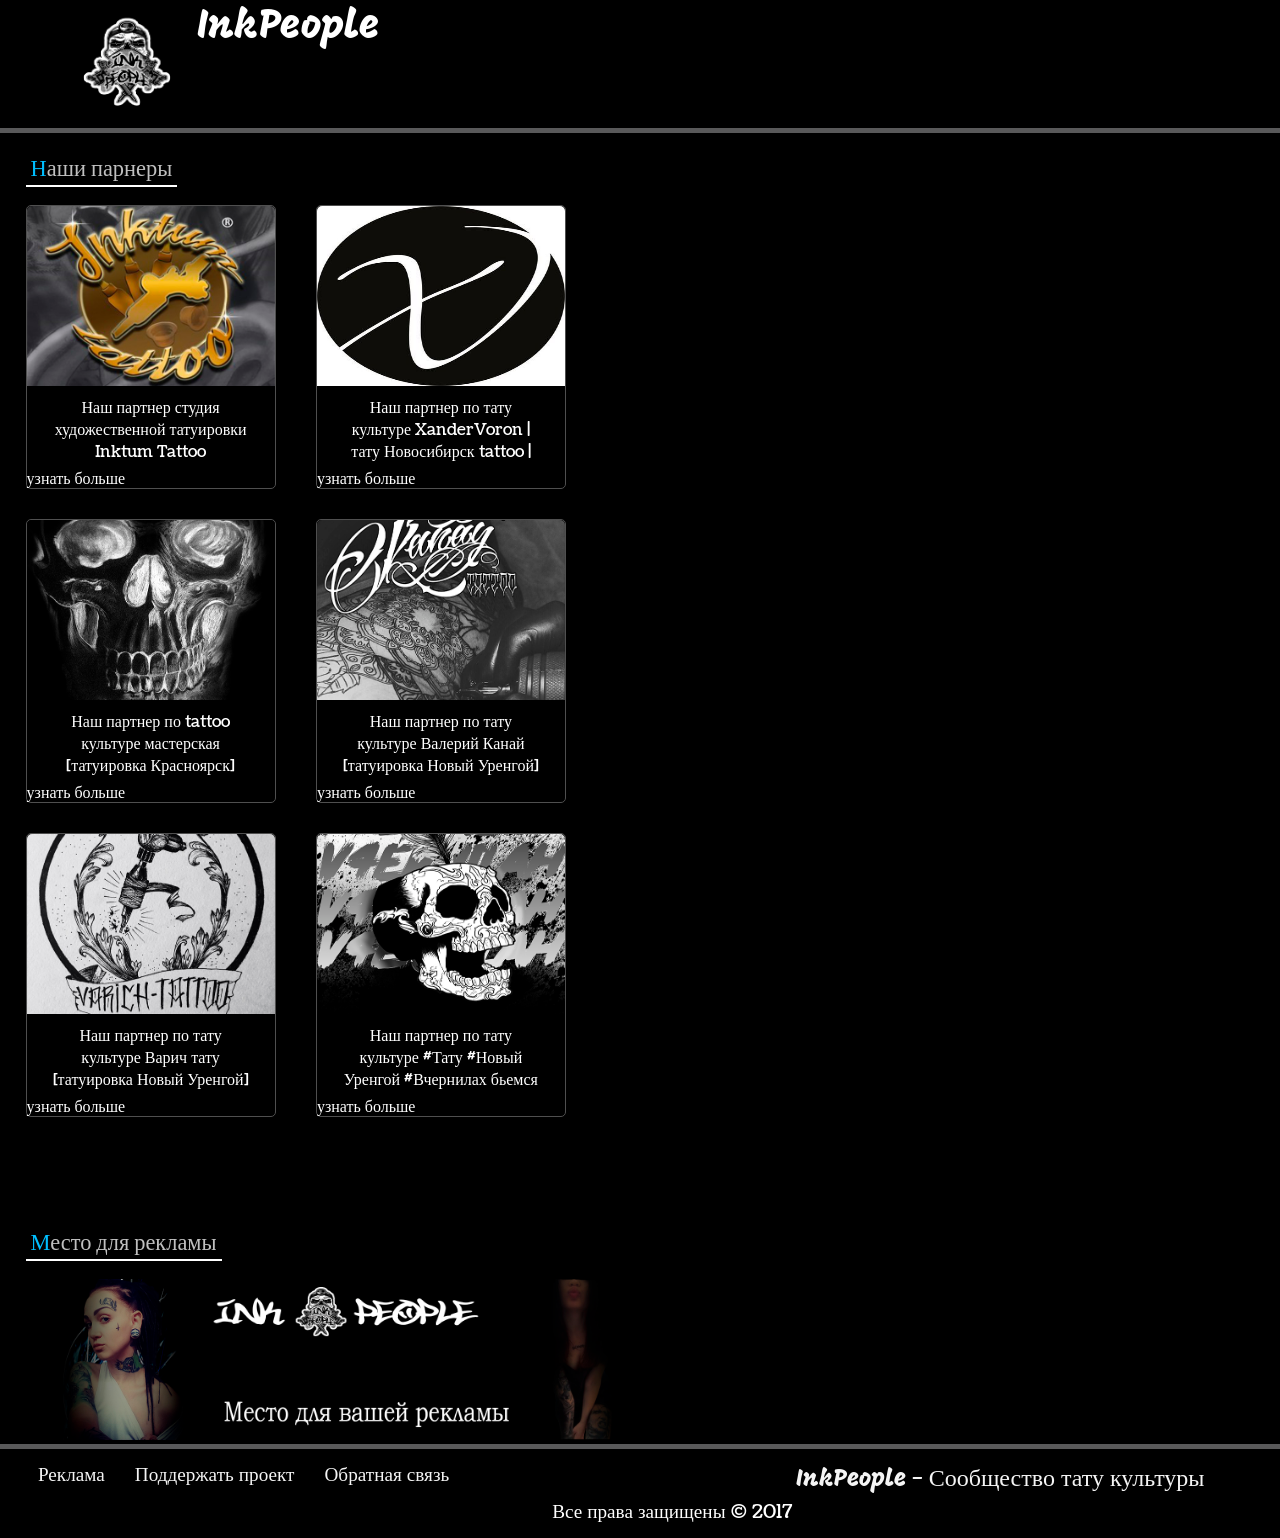
<file: www/partners.html>
<!DOCTYPE html>
<html>
<head>
	<title>Ink people</title>
	<meta charset="utf-8">
	<link rel="stylesheet" type="text/css" href="css/style.css">
   <link rel="stylesheet" type="text/css" href="css/style_page.css">
   <meta name="description" content="Тату, Тату магазин">
   <meta name="viewport" content="width=device-width, initial-scale=1">
   <link href="img/Без имени-44343434.ico" rel="shortcut icon" type="img/x-icon">
</head>
<body>
<div id="wrapper">
   <div id="content">
     <header>
      <div id="logo">
         <a href="index.html" title="На главную">
          <img src="img/Слой 9999.png" title="InkPeople.ru" alt="InkPeople.ru">
          <span>InkPeople</span>
          </a>
      </div>
      <div id="about">
         <a href="Shares.html" title="Акции от наших партнеров">Акции</a>
         <a href="Feedback.html" title="Свзаться с нами">Обратная связь</a>
         <a href="sochial.html" title="Наши социальные сети">Соц. Сети</a>
         <a href="INK_Store.html" title="Приобрести нужный вам товар">Магазин INK</a>
         <a href="partners.html" title="Всегда рады с ними работать">Партнеры</a>
      </div>
      <div id="reg_aust">
      <a href="" title="Выйти из вашего татуированного кабинета">
            <div id="btn">
               Выйти
            </div>
         </a>
         <a href="" title="Зайти в ваш татуированный кабинет">
            <div id="btn">
               Войти
            </div>
         </a>
         <a href="" title="Зарегистрировать свой татуированный аккаунт">
            <div id="btn">
               Регистрация
            </div>
         </a>
      </div>
   </header>
   </div>
   <div id="main">
      <div id="news">
         <h2 class="heading">Наши парнеры</h2>
         <div style="clear: both;"><br></div>
             <div class="article">
            <img src="img/89.jpg" alt="тут альт" title="тут тайтл">
            <span>Наш партнер студия художественной татуировки Inktum Tattoo</span>
            <a href="">узнать больше</a>
         </div>         
         <div class="article">
            <img src="img/9qlxEZFUMbg.jpg" alt="тут альт" title="тут тайтл">
            <span>Наш партнер по тату культуре XanderVoron | тату Новосибирск tattoo | </span>
            <a href="">узнать больше</a>
         </div>
         <div class="article">
            <img src="img/1111.jpg" alt="тут альт" title="тут тайтл">
            <span>Наш партнер по tattoo культуре мастерская  [татуировка Красноярск]</span>
            <a href="">узнать больше</a>
         </div>
         <div class="article">
            <img src="img/8989.jpg" alt="тут альт" title="тут тайтл">
            <span>Наш партнер по тату культуре Валерий Канай [татуировка Новый Уренгой]</span>
            <a href="">узнать больше</a>
         </div>
         <div class="article">
            <img src="img/898989.jpg" alt="тут альт" title="тут тайтл">
            <span>Наш партнер по тату культуре Варич тату [татуировка Новый Уренгой]</span>
            <a href="">узнать больше</a>
         </div>
         <div class="article">
            <img src="img/89898989.jpg" alt="тут альт" title="тут тайтл">
            <span>Наш партнер по тату культуре #Тату #Новый Уренгой #Вчернилах бьемся</span>
            <a href="">узнать больше</a>
         </div> 
      </div>
   </div>
   <aside>
   <div id="one_course">
      <h2 class="heading">Место для рекламы</h2>
      <div style="clear: both;"><br></div>
      <img src="img/реклама.jpg" alt="flt" title="title">
   </div>
   </aside>
   <footer>
      <div id="site_name">
         <span>InkPeople</span> - Сообщество тату культуры
      </div>
      <div id="clear"></div>
      <div id="footer_menu">
         <a href="advertising.html" title="Узнать детальнее об рекламе">Реклама</a>
         <a href="Support_the_project.html" title="Поддержать проект">Поддержать проект</a>
         <a href="Feedback.html" title="Написать письмо">Обратная связь</a>
      </div>
      <div id="rights">
         <a href="rights.html">Все права защищены &copy; <?=date ('Y')?>2017</a>
      </div>
   </footer>
   </div>
</body>
</html>
</file>
<file: www/css/style.css>
@import url('https://fonts.googleapis.com/css?family=Coustard|Mogra');

/* font-family: 'Mogra', cursive;
font-family: 'Coustard', serif; 
*/

* {
	margin: 0;
	padding: 0;
}

body, html {
	width: 100%;
	height: 100%;
}

body {
   background-color: #000;
}

a {
	color: #696969;
	text-decoration: none;
	transition: all.6s ease;
	-ms-transition: all.6s ease;
	-o-transition: all.6s ease;
	-moz-transition: all.6s ease;
	-webkit-transition: all.6s ease;
}

a:hover {
	color: #DCDCDC;
	text-decoration: none;
	transition: all.6s ease;
	-ms-transition: all.6s ease;
	-o-transition: all.6s ease;
	-moz-transition: all.6s ease;
	-webkit-transition: all.6s ease;
}

img {
	max-width: 100%;
	height: auto;
	width: auto\9; /* ie8 */
	transition: all 3s ease-out;
	-ms-transition: all 3s ease-out;
	-o-transition: all 3s ease-out;
	-moz-transition: all 3s ease-out;
	-webkit-transition: all 3s ease-out;
}

hr {
	display: block;
	height: 1px;
	border: 0;
	border-top: 1px solid #ccc;
	margin: 1em 0;
	padding: 0;
}

header {
	float: left;
	background-color: #000;
	width: 99.4%;
	padding: 0.3%;
	border-bottom: 5px solid #59595a;
}

header>div#logo>a>img {
	width: 120px;
	height: 120px;
	float: left;
}

header>div#logo>a {
	color: white;
}

header>div#logo>a>span {
	font-size: 2.5em;
	margin-left: 10px;
	font-family: 'Mogra', serif;
}

@media (min-width: 1886px) {
	header>div#logo>a>img {
	margin-left: 10%;
}
  #logo {
  	float: left;
  	width: 30%;
  }

  #about {
  	float: left;
  	width: 37%;
  }

  #reg_aust {
  	float: right;
  	width: 30%;
  }
}  

@media (max-width: 1885px) and (min-width: 1523px) {
	header>div#logo>a>img {
	margin-left: 10%;
}
  #logo {
  	float: left;
  	width: 50%;
  }

  #about {
  	visibility: hidden;
  	display: none;
  }

  #reg_aust {
  	float: right;
  	width: 50%;
  }
}  

@media (max-width: 1523px) {
	header>div#logo>a>img {
	  margin-left: 5%;
}
  #logo {
  	width: 100%;
  }

  #about {
  	visibility: hidden;
  	display: none;
  }

  #reg_aust {
  	visibility: hidden;
  	display: none;
  }
} 

#about {
	text-align: center;
	font-family: 'Coustard', serif;
	font-size: 1.5em;
	padding-top: 80px;
}

#about>a {
	color: white;
}

#about>a:hover {
	color: #dfdfdf;
	border-bottom: 1px solid silver;
}

#about>a {
	margin-left: 2.1%;
}

#reg_aust>a {
	color: white;
}

#btn:hover {
	border-bottom: 2px solid #D3D3D3;
	margin-top: 4px;
}

#btn:active {
	border-bottom: 0;
	margin-top: 6px;
}

#btn {
	float: right;
	margin-right: 1%;
	margin-top: 2px;
	border-radius: 5px;
	padding: 2px 4px;
	font-size: 1em;
	background-color: #696969;
	text-shadow: #fff 0 0 2px;
	border-bottom: 4px solid #D3D3D3;
	font-family: 'Coustard', serif;
	color: white;
}

/*Конец стиля для шапки сайта начало футара */

#wrapper {
	display: flex;
	flex-direction: column;
	height: 100%;
}

#content {
	flex: 1 0 auto;
}

footer {
	float: left;
	background-color: #000;
	width: 98%;
	padding: 1%;
	border-top: 5px solid #59595a;
	font-family: 'Coustard', serif;
}

#site_name {
	margin-right: 5%;
	color: #f4f4f4;
	font-size: 1.5em;
	float: right;
}

#site_name>span {
	font-family: 'Mogra', serif;
}

@media (max-width: 1080px) {
	#clear {
		clear: both;
	}
}

#footer_menu {
	font-size: 1.2em;
}

#footer_menu>a {
	margin-left: 2%;
	color: #f4f4f4;
}

#footer_menu>a:hover {
	border-bottom: 1px solid silver;
	color: #fff;
}

#rights {
	float: left;
	margin-left: 43%;
	font-size: 1.2em;
	margin-top: 10px;
}

@media (max-width: 520px) {
	#site_name {
		display: none;
	}
}
</file>
<file: www/css/style_page.css>
#main {
	width: 70%;
	float: left;
	margin-top: 20px;
	margin-left: -5%;
}

aside {
	float: left;
	width: 50%;
	margin-left: 2%;
	margin-top: 80px;
}

#one_cours {
	float: left;
	margin-top: 10px;
}

#one_cours>img {
	width: 80%;
	float: left;
}

.heading {
	font-weight: lighter;
	font-size: 1.4em;
	font-family: 'Coustard', serif;
	border-bottom: 2px solid #fff;
	float: left;
	color: #C0C0C0;
	padding: 0px 5px;
}

.heading:first-letter {
	color: #00BFFF;
}

#news {
	margin-left: 10%;
	width: 90%;
	float: left;
}

.article {
   width: 40%;
   float: left;
   margin-right: 5%;
   margin-bottom: 30px;
   border: 1px solid #4f4f4f;
   background-color: #000;
   box-sizing: border-box;
   max-width: 250px;
   border-radius: 5px;
}

.article>img {
    border-radius: 5px 5px 0 0;
    width: 100%;
    height: 180px;
}

.article>span {
	font-family: 'Coustard', serif;
	font-size: 1em;
	width: 80%;
	margin: 7px 10%;
	float: left;
	text-align: center;
	color: #fff;
}

#news>.btn {
	margin-bottom: 20px;
	float: left;
	text-align: center;
	margin-left: 30%;s
}

a {
	color: #fff;
	margin-bottom: 0px;
	margin-left: 0px;
    margin-right: 0px;
    margin-top: 0px;
    padding-bottom: 0px;
    padding-left: 0px;
    padding-right: 0px;
    padding-top: 0px;
    text-decoration: none;
    text-decoration-line: none;
    text-decoration-style: initial;
    text-decoration-color: initial;
    transition: all.6s ease
    transition-property: all;
    transition-duration: 0.6s;
    transition-timing-function: ease;
    transition-delay: initial;
    -ms-transition: all.6s ease;
    -o-transition: all.6s ease;
    -moz-transition: all.6s ease;
    -webkit-transition: all.6s ease;
    width: auto;  
}

/* Рекламная страница */

#subscribe {
	float: left;
	text-align: center;
	margin-bottom: 550px;
}

@media (min-width: 911) {
	#subscribe {
		width: 70%;
	}
}

@media (min-width: 910) {
	#subscribe {
		width: 100%;
	}
}

#subscribe>span {
	font-family: 'Coustard', serif;
	font-size: 2em;
	color: #fff;
}

#vk_groups {
	margin: auto;
}
</file>
